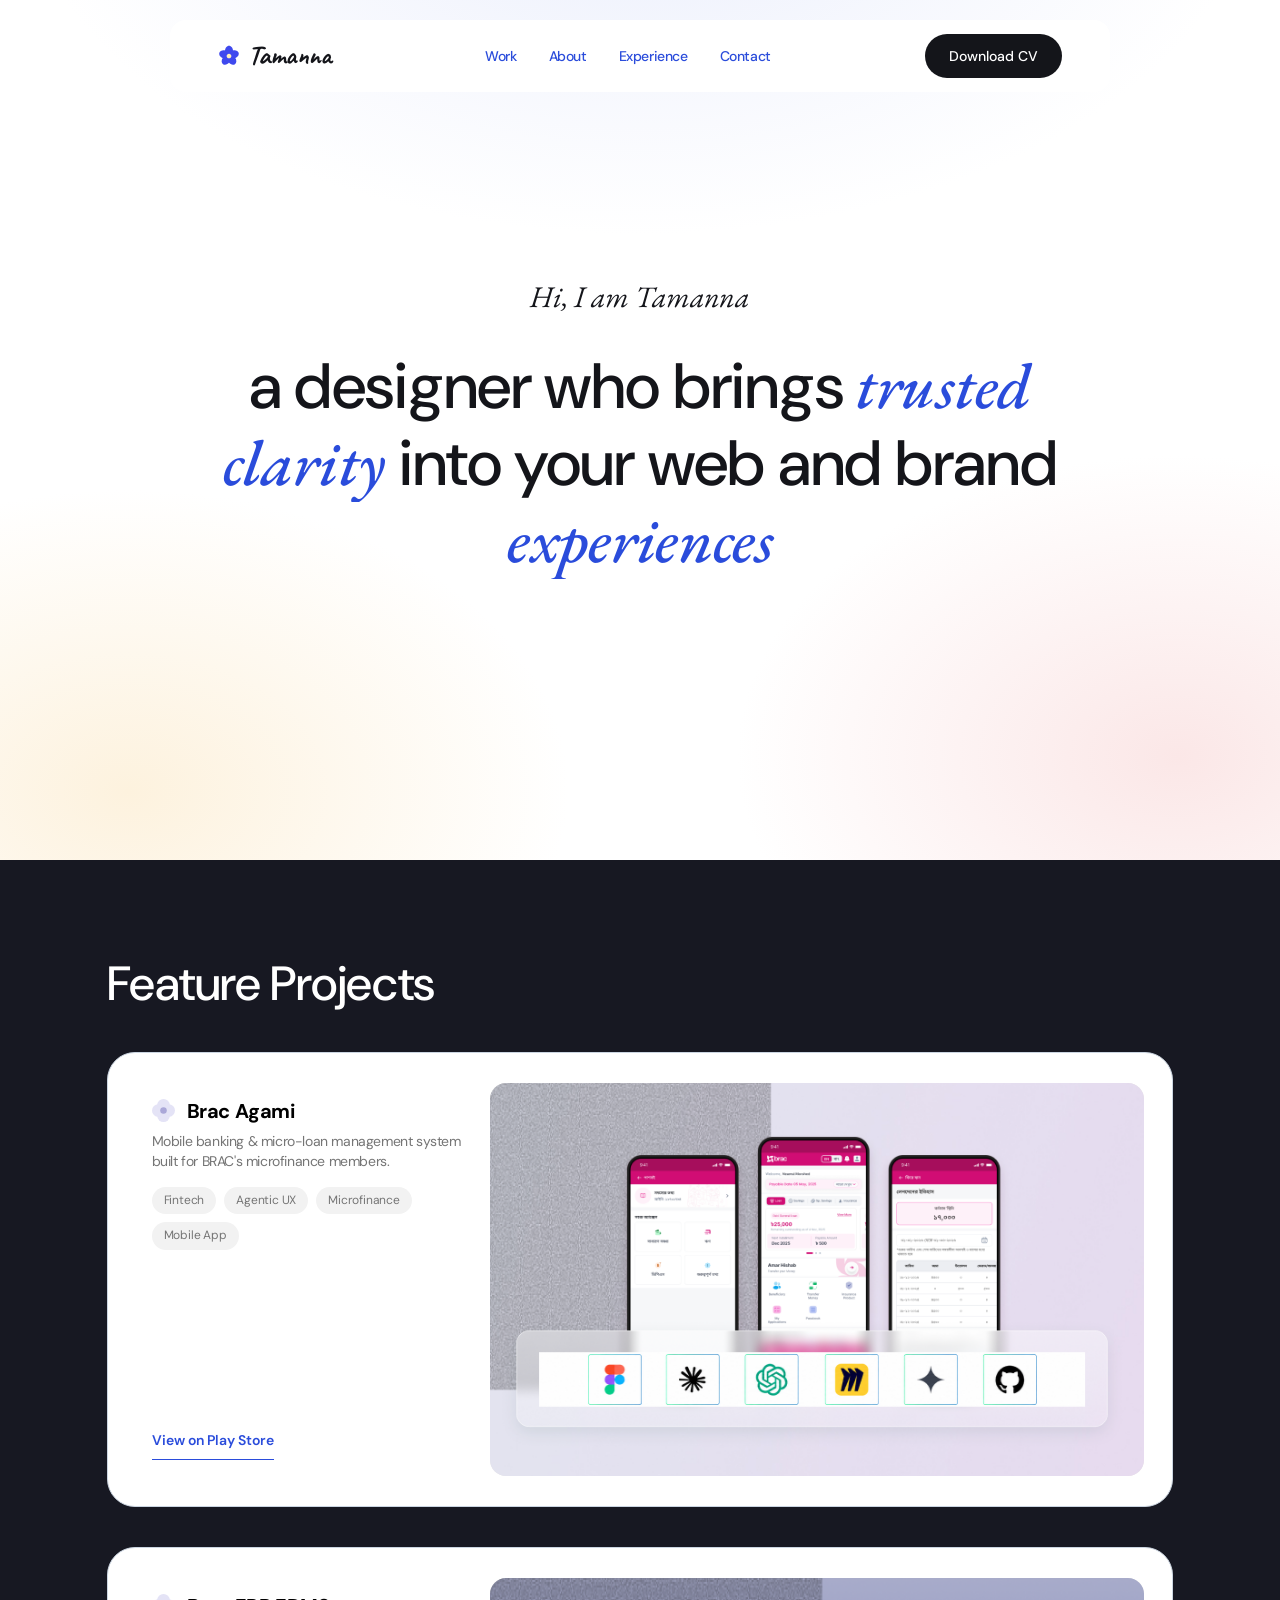
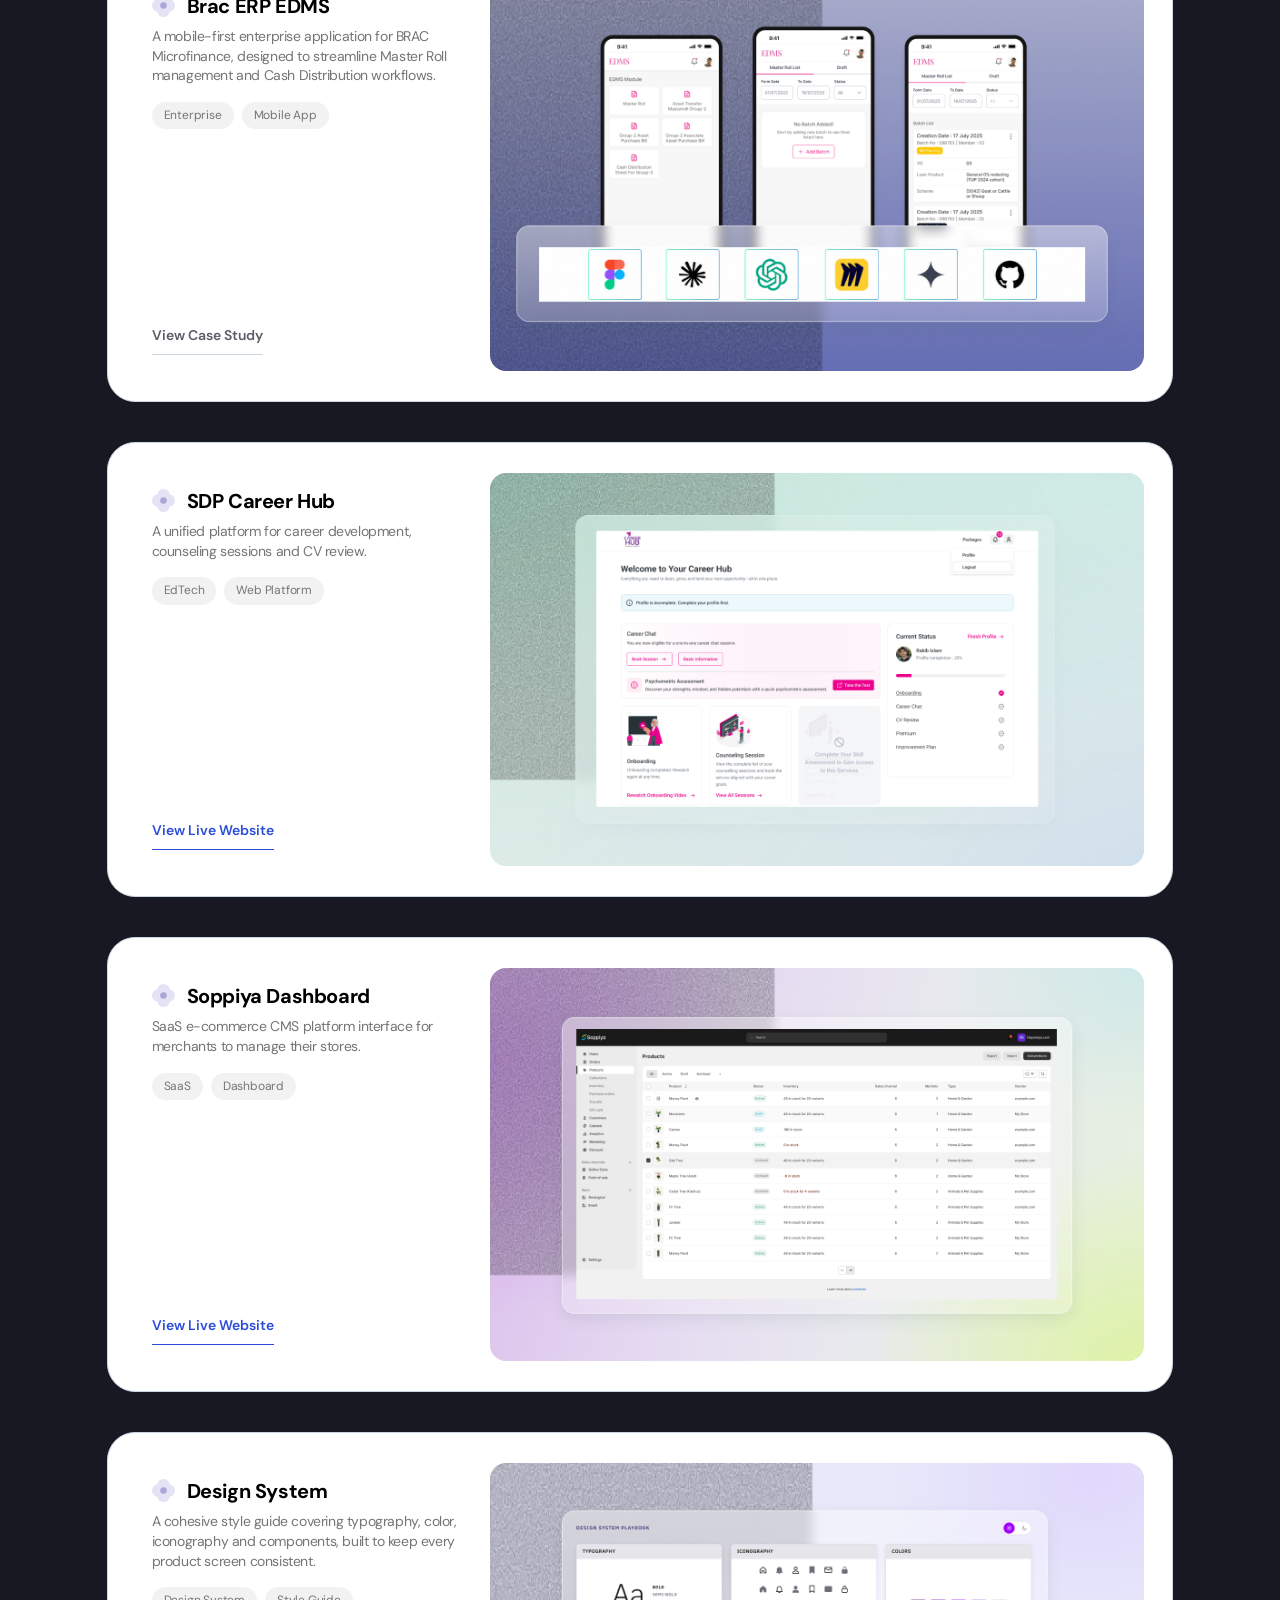
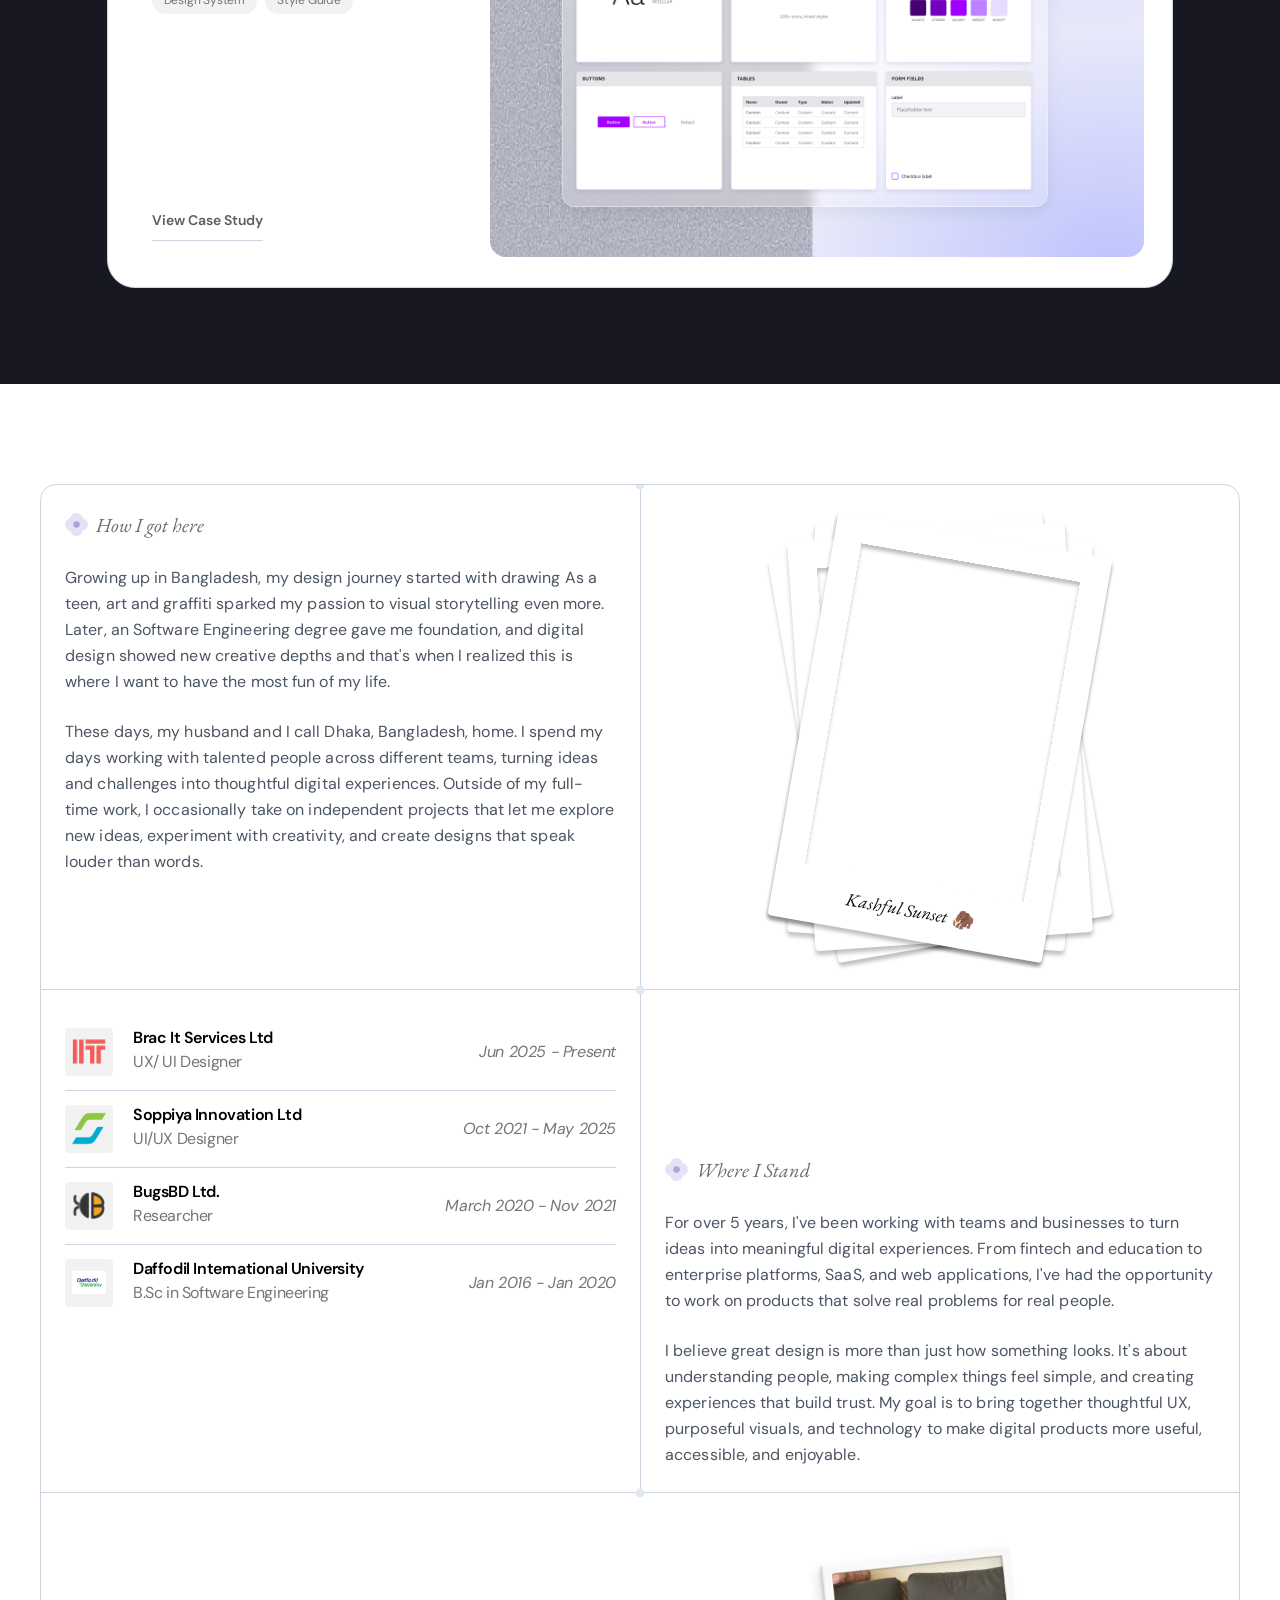
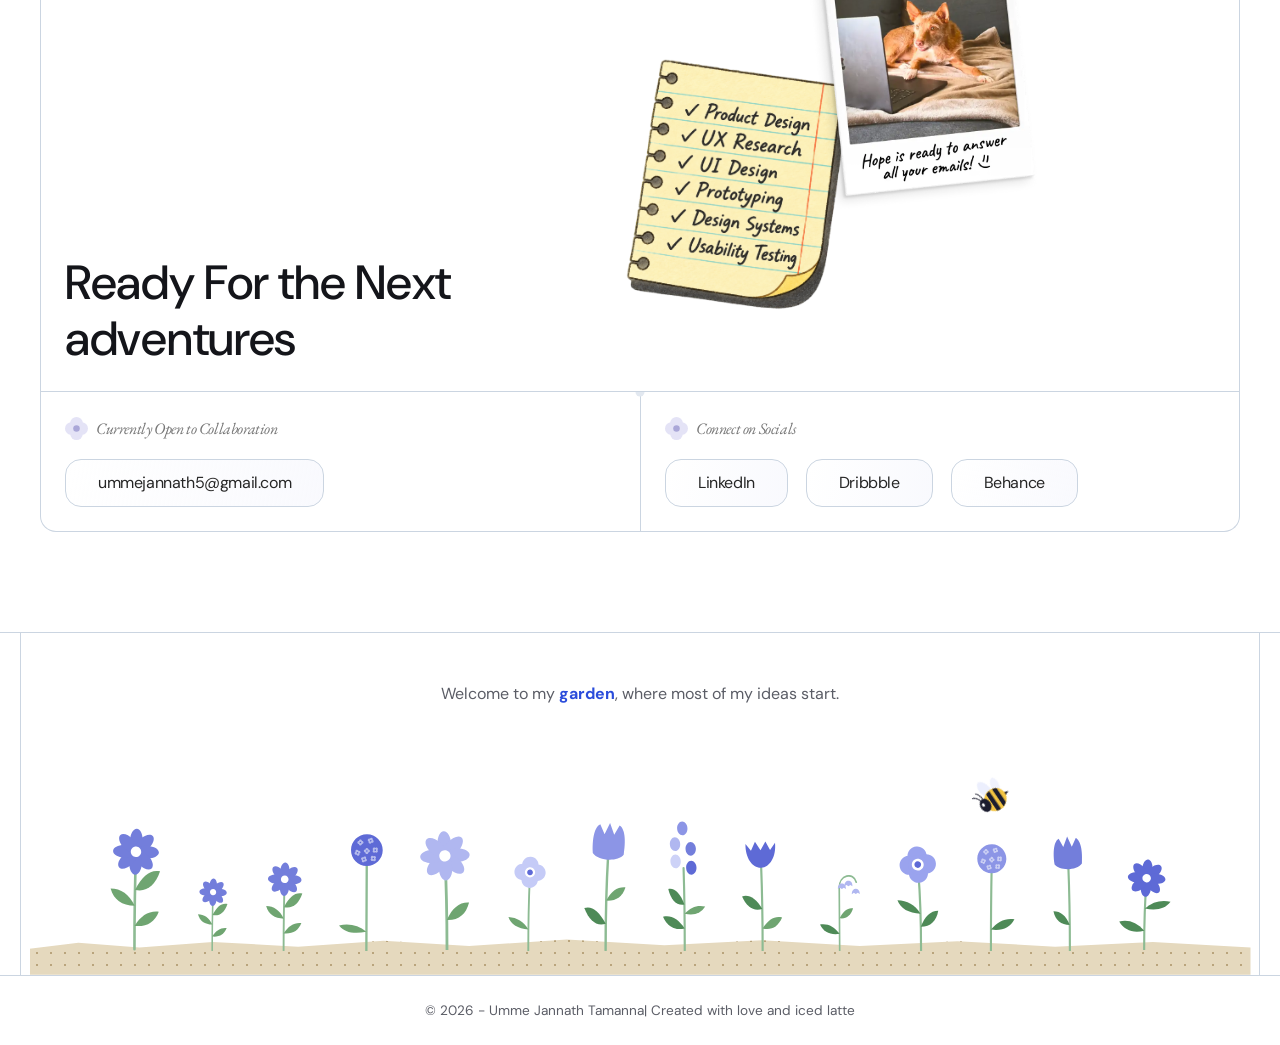
<file: index.html>
<!DOCTYPE html>
<html lang="en">
<head>
<meta charset="UTF-8">
<meta name="viewport" content="width=device-width, initial-scale=1.0">
<title>Umme Jannath Tamanna — Product Designer</title>
<meta name="description" content="Umme Jannath Tamanna is a Product/UX-UI Designer in Dhaka crafting user-centric fintech, e-commerce and enterprise experiences at Brac IT Ltd.">
<link rel="icon" href="[data-uri]">
<link rel="preconnect" href="https://fonts.googleapis.com">
<link rel="preconnect" href="https://fonts.gstatic.com" crossorigin>
<link href="https://fonts.googleapis.com/css2?family=Caveat:wght@600;700&family=DM+Sans:ital,wght@0,400;0,500;0,600;0,700&family=EB+Garamond:ital@1&display=swap" rel="stylesheet">
<style>
  :root{
    --bg:#FFFFFF;
    --surface:#F6F5F1;
    --surface-2:#EFEDE6;
    --ink:#14151A;
    --ink-muted:#5B5D66;
    --rule:#E7E5DF;
    --rule-strong:#cbd5e1;

    --blue:#2A4CDB;
    --blue-dark:#1E39B0;
    --blue-tint:#EAEEFC;
    --yellow:#F6B93B;
    --yellow-tint:#FDF2DE;
    --red:#E5484D;
    --red-tint:#FBE7E7;

    --space-1:4px;  --space-2:8px;  --space-3:12px; --space-4:16px;
    --space-5:24px; --space-6:32px; --space-7:48px; --space-8:64px;
    --space-9:96px; --space-10:140px;

    --radius-sm:12px; --radius-md:20px; --radius-lg:28px; --radius-pill:999px;

    --font-display:"DM Sans", -apple-system, BlinkMacSystemFont, sans-serif;
    --font:"DM Sans", -apple-system, BlinkMacSystemFont, sans-serif;

    --ease-out: cubic-bezier(.16,1,.3,1);
    --spring-ease: cubic-bezier(.34,1.56,.64,1);
    --header-h: 92px;
    --margin: 64px;
  }
  @media (max-width:760px){ :root{ --margin: 24px; --header-h:84px; } }

  *,*::before,*::after{ box-sizing:border-box; }
  html{ scroll-behavior:smooth; }
  body{
    margin:0; background:var(--bg); color:var(--ink);
    font-family:var(--font); font-size:16px; line-height:1.6;
    -webkit-font-smoothing:antialiased;
  }
  img{ max-width:100%; display:block; }
  a{ color:inherit; text-decoration:none; }
  ul,ol{ margin:0; padding:0; list-style:none; }
  h1,h2,h3,h4{ margin:0; font-family:var(--font-display); font-weight:400; letter-spacing:-0.01em; line-height:1.1; }
  p{ margin:0; }
  button{ font:inherit; color:inherit; background:none; border:none; cursor:pointer; }
  section{ scroll-margin-top: var(--header-h); }

  :focus-visible{ outline:2px solid var(--blue); outline-offset:3px; border-radius:4px; }

  @media (prefers-reduced-motion: reduce){
    html{ scroll-behavior:auto; }
    *,*::before,*::after{ animation-duration:0.001ms !important; animation-iteration-count:1 !important; transition-duration:0.001ms !important; scroll-behavior:auto !important; }
  }

  .wrap{ max-width:1240px; margin:0 auto; padding:0 var(--margin); position:relative; }

  .skip-link{
    position:fixed; top:-100px; left:var(--margin); z-index:1000;
    background:var(--blue); color:#fff; border-radius:var(--radius-sm);
    padding:var(--space-3) var(--space-5); font-weight:700; transition:top .2s var(--ease-out);
  }
  .skip-link:focus{ top:var(--space-4); }

  /* ---------- Shapes ---------- */
  .shape{ display:inline-flex; flex-shrink:0; }
  .shape svg{ display:block; }

  /* ---------- Section header ---------- */
  .section-title{ font-size:clamp(1.9rem,3.8vw,2.7rem); max-width:680px; margin-bottom:var(--space-5); }

  .grid{ display:grid; grid-template-columns:repeat(12,1fr); column-gap:var(--space-6); }
  @media (max-width:860px){
    .grid{ grid-template-columns:1fr; row-gap:var(--space-6); }
    .grid > *{ grid-column:1 / -1 !important; }
  }

  /* ---------- Buttons ---------- */
  .btn{
    display:inline-flex; align-items:center; justify-content:center; gap:var(--space-2);
    min-height:52px; padding:0 var(--space-6);
    font-weight:700; font-size:.95rem; border-radius:var(--radius-pill);
    transition:background .2s var(--ease-out), color .2s var(--ease-out), transform .2s var(--ease-out), border-color .2s var(--ease-out);
  }
  .btn-primary{ background:var(--blue); color:#fff; }
  .btn-primary:hover{ background:var(--blue-dark); transform:translateY(-2px); }
  .btn-outline{ border:1.5px solid var(--rule); color:var(--ink); }
  .btn-outline:hover{ border-color:var(--ink); }

  /* ---------- Header ---------- */
  header{
    position:fixed; top:20px; left:50%; transform:translateX(-50%); z-index:900;
    width:940px; max-width:calc(100% - 48px); height:72px;
    background:#fff; border-radius:16px; overflow:hidden;
    padding:0 48px;
    transition:background .25s var(--ease-out), box-shadow .25s var(--ease-out), backdrop-filter .25s var(--ease-out);
  }
  header.is-scrolled{
    background:rgba(255,255,255,.7);
    backdrop-filter:blur(16px); -webkit-backdrop-filter:blur(16px);
    box-shadow:0 8px 30px -12px rgba(20,21,26,.18);
  }
  @media (max-width:860px){ header{ padding:0 24px; } }
  .nav-inner{ height:100%; display:flex; align-items:center; justify-content:space-between; gap:var(--space-5); }
  .logo{ display:flex; align-items:center; gap:var(--space-2); font-family:"Caveat", var(--font-display); font-weight:700; font-size:1.7rem; }
  .nav-links{
    display:flex; align-items:center; gap:var(--space-6);
    background:rgba(255,255,255,.3); backdrop-filter:blur(40px); -webkit-backdrop-filter:blur(40px);
    border:1px solid rgba(255,255,255,.7); border-radius:var(--radius-pill);
    padding:var(--space-4) var(--space-5);
  }
  .nav-links a{ font-size:14px; font-weight:500; letter-spacing:-0.4px; color:var(--blue); }
  .nav-links a:hover{ color:var(--blue-dark); }

  .nav-cta{
    display:inline-flex; align-items:center; min-height:44px; padding:0 var(--space-5);
    background:var(--ink); color:#fff; font-size:14.08px; font-weight:500; border-radius:var(--radius-pill);
    transition:background .18s var(--ease-out);
  }
  .nav-cta:hover{ background:var(--blue); }

  .menu-btn{ display:none; width:44px; height:44px; align-items:center; justify-content:center; }
  .menu-btn svg{ width:22px; height:22px; }

  .mobile-panel{
    display:none; position:fixed; inset:var(--header-h) 0 0 0; z-index:850;
    background:var(--bg); padding:var(--space-7) var(--margin);
    transform:translateY(-8px); opacity:0; pointer-events:none;
    transition:opacity .2s var(--ease-out), transform .2s var(--ease-out);
  }
  .mobile-panel.open{ opacity:1; transform:none; pointer-events:auto; }
  .mobile-panel a{
    display:flex; align-items:center; gap:var(--space-4); font-size:1.7rem; font-family:var(--font-display); font-weight:400;
    padding:var(--space-4) 0; border-bottom:1px solid var(--rule);
  }

  @media (max-width:860px){
    .nav-links, .nav-cta{ display:none; }
    .menu-btn{ display:flex; }
    .mobile-panel{ display:block; }
  }

  /* ---------- Hero ---------- */
  .hero{ min-height:860px; display:flex; align-items:center; overflow:hidden; position:relative; }
  .hero-inner{
    grid-column:1/-1; position:relative; z-index:1; max-width:907px; margin:0 auto; text-align:center;
    display:flex; flex-direction:column; align-items:center; gap:36px;
  }

  .hero-eyebrow{
    font-family:"EB Garamond", var(--font-display), serif; font-style:italic; font-weight:400;
    font-size:30px; line-height:1; letter-spacing:0; color:var(--ink); margin:0;
  }
  /* Greeting: a continuous left-to-right mask sweep -- reads as "being written"
     without stepping character by character (no typewriter effect). */
  .hero-eyebrow{ clip-path:inset(0 100% 0 0); opacity:0; }
  .hero-eyebrow.hw-in{ animation:hwEyebrowReveal .9s cubic-bezier(.22,1,.36,1) forwards; }
  @keyframes hwEyebrowReveal{
    0%{ clip-path:inset(0 100% 0 0); opacity:0; }
    10%{ opacity:1; }
    100%{ clip-path:inset(0 0% 0 0); opacity:1; }
  }

  .hero h1{
    font-family:var(--font); font-weight:500;
    font-size:64px; line-height:76px; letter-spacing:-0.28px; margin:0;
  }
  @media (max-width:900px){ .hero h1{ font-size:44px; line-height:1.25; } }
  @media (max-width:600px){ .hero h1{ font-size:32px; line-height:1.25; } .hero-eyebrow{ font-size:22px; } }

  /* ---------- Hero: soft gradient background ---------- */
  .hero-bg{ position:absolute; inset:0; z-index:0; overflow:hidden; pointer-events:none; }
  .hero-bg .wash{
    position:absolute; inset:0;
    background:
      radial-gradient(1000px 600px at 50% -16%, var(--blue-tint), transparent 62%),
      radial-gradient(760px 520px at 10% 92%, var(--yellow-tint), transparent 58%),
      radial-gradient(760px 520px at 92% 88%, var(--red-tint), transparent 58%);
  }
  /* ---------- Hero: decorative flowers ---------- */
  .hero-flowers{
    position:absolute; right:4%; bottom:0; z-index:0; pointer-events:none;
    display:flex; align-items:flex-end; gap:30px;
    opacity:0; transition:opacity 1s var(--ease-out);
  }
  .hero-flowers.hw-in{ opacity:1; }
  @media (max-width:1300px){ .hero-flowers{ display:none; } }
  .hero-flower{ display:block; transform-origin:50% 100%; }
  .hero-flower.f1{ width:52px; height:134px; animation:sway-a 5.6s ease-in-out -0.4s infinite; }
  .hero-flower.f2{ width:57px; height:128px; animation:sway-b 6.8s ease-in-out -2.1s infinite; }
  .hero-flower.f3{ width:40px; height:143px; animation:sway-c 5s ease-in-out -3.2s infinite; }
  .hero-flower.f4{ width:67px; height:114px; animation:sway-d 6.3s ease-in-out -1.2s infinite; }

  @keyframes sway-a{
    0%{ transform:rotate(-3deg) translateX(0); }
    50%{ transform:rotate(2.2deg) translateX(2px); }
    100%{ transform:rotate(-3deg) translateX(0); }
  }
  @keyframes sway-b{
    0%{ transform:rotate(2.4deg) translateX(1px); }
    50%{ transform:rotate(-2.8deg) translateX(-2px); }
    100%{ transform:rotate(2.4deg) translateX(1px); }
  }
  @keyframes sway-c{
    0%{ transform:rotate(-2.6deg) translateX(-1px); }
    50%{ transform:rotate(3.1deg) translateX(1.5px); }
    100%{ transform:rotate(-2.6deg) translateX(-1px); }
  }
  @keyframes sway-d{
    0%{ transform:rotate(3deg) translateX(1px); }
    50%{ transform:rotate(-2.1deg) translateX(-1.5px); }
    100%{ transform:rotate(3deg) translateX(1px); }
  }

  /* ---------- Hero: headline word/line reveal ---------- */
  /* Each visual line becomes its own clipping box (measured at runtime, so
     responsive line breaks are respected exactly as they occur); words inside
     it lift from 20px below with a staggered delay, clipped by the line box
     itself so nothing is visible until it arrives at rest. */
  .hero h1 .hw-line{ display:block; overflow:hidden; line-height:inherit; }
  .hero h1 .hw{
    display:inline-block; opacity:0; transform:translateY(20px);
    transition:opacity .6s cubic-bezier(.22,.61,.36,1), transform .6s cubic-bezier(.22,.61,.36,1), color .4s ease;
    will-change:transform,opacity;
  }
  .hero h1 .hw.hw-in{ opacity:1; transform:translateY(0); }
  /* Highlighted words (trusted / clarity / experiences): an editorial italic serif
     from the moment they appear, with a quiet color shift as a distinct, later step. */
  .hero h1 .hw-highlight{
    font-family:"EB Garamond", var(--font-display), serif; font-style:italic; font-weight:500;
  }
  .hero h1 .hw-highlight.hw-accent{ color:var(--blue); }

  /* ---------- Story (About + Experience + CTA) ---------- */
  .story{ max-width:1200px; margin:100px auto; border-radius:16px; }
  .story-row{ border-left:1px solid var(--rule-strong); border-right:1px solid var(--rule-strong); border-bottom:1px solid var(--rule-strong); position:relative; }
  .story-row:first-child{ border-top:1px solid var(--rule-strong); border-top-left-radius:16px; border-top-right-radius:16px; overflow:hidden; }
  .story-row--contact{ border-bottom-left-radius:16px; border-bottom-right-radius:16px; overflow:hidden; }

  .story-label{ display:flex; align-items:center; gap:8px; color:#757575; font-family:"EB Garamond",serif; font-style:italic; font-size:1rem; letter-spacing:-.4px; margin:0; }
  .story-label img{ width:23px; height:23px; }
  .story-pill-row{ display:flex; gap:18px; flex-wrap:wrap; }
  .story-pill{
    display:inline-flex; align-items:center; justify-content:center; height:48px; padding:0 32px;
    border-radius:16px; border:1px solid var(--rule-strong); color:#262626; font-size:1rem; letter-spacing:-.4px; white-space:nowrap;
    background:linear-gradient(100deg, rgba(255,255,255,.3) 2%, rgba(62,82,214,.036) 108%);
    transition:background .2s var(--ease-out), border-color .2s var(--ease-out);
  }
  .story-pill:hover{ background:linear-gradient(100deg, rgba(255,255,255,.5) 2%, rgba(62,82,214,.08) 108%); border-color:var(--blue); }
  .story-row--contact .story-col{ display:flex; flex-direction:column; justify-content:flex-end; gap:18px; }
  .story-dot{
    position:absolute; left:50%; width:9px; height:9px; border-radius:50%;
    background:#E2E8F0; transform:translate(-50%,-50%); z-index:2;
  }
  .story-dot--top{ top:0; }
  .story-grid{ display:grid; grid-template-columns:1fr 1fr; min-height:502px; }
  .story-row--cta .story-grid{ min-height:498px; }
  .story-row--contact .story-grid{ min-height:138px; }
  .story-col{ padding:24px; }
  .story-col + .story-col{ border-left:1px solid var(--rule-strong); }
  .story-row--cta .story-col + .story-col{ border-left:none; }
  @media (max-width:900px){
    .story-grid{ grid-template-columns:1fr; min-height:0; }
    .story-col + .story-col{ border-left:none; border-top:1px solid var(--rule-strong); }
  }

  .story-text{ display:flex; flex-direction:column; }
  .story-row--experience .story-text{ justify-content:flex-end; }
  .story-eyebrow{ display:flex; align-items:center; gap:8px; font-family:"EB Garamond",serif; font-style:italic; font-size:20px; color:#6b6b6b; margin-bottom:var(--space-5); }
  .story-eyebrow img{ width:23px; height:23px; }
  .story-text p{ color:#4b5563; font-size:1rem; line-height:26px; letter-spacing:.1px; max-width:555px; }
  .story-text p + p{ margin-top:var(--space-5); }

  .photo-stack{ position:relative; width:100%; max-width:350px; height:456px; margin:0 auto; user-select:none; -webkit-user-select:none; }
  .photo-card{
    position:absolute; inset:0; margin:auto; width:278px; height:410px;
    background:#fff; border-radius:4px; box-shadow:0 4px 4px rgba(0,0,0,.25);
    padding:28px 28px 57px;
    transition:transform .45s var(--spring-ease), box-shadow .25s ease;
    touch-action:none; pointer-events:none;
  }
  .photo-card img{ width:100%; height:100%; object-fit:cover; box-shadow:inset 0 4px 4px rgba(0,0,0,.25); display:block; -webkit-user-drag:none; user-drag:none; }
  .photo-card span{ position:absolute; bottom:14px; left:0; right:0; text-align:center; font-family:"EB Garamond",serif; font-style:italic; font-size:18px; color:#0a0a0a; }
  .photo-card.p5{ transform:rotate(4deg); z-index:1; }
  .photo-card.p4{ transform:rotate(10deg); z-index:2; }
  .photo-card.p3{ transform:rotate(-10deg); z-index:3; }
  .photo-card.p2{ transform:rotate(-4deg); z-index:4; }
  .photo-card.p1{ transform:rotate(10deg); z-index:5; cursor:grab; pointer-events:auto; }
  .photo-card.p1.is-dragging{ cursor:grabbing; transition:box-shadow .2s ease; box-shadow:0 28px 56px rgba(0,0,0,.35); }
  .photo-card.is-exiting{ transition:transform .42s cubic-bezier(.2,.7,.3,1), opacity .42s ease, box-shadow .25s ease; }
  .photo-card.no-anim{ transition:none !important; }

  .story-exp-row{ display:flex; align-items:center; gap:20px; width:100%; padding:14px 0; border-bottom:1px solid var(--rule-strong); }
  .story-exp-row:last-child{ border-bottom:none; }
  .story-exp-icon{ width:48px; height:48px; border-radius:4px; background:#f2f2f2; flex-shrink:0; display:flex; align-items:center; justify-content:center; overflow:hidden; }
  .story-exp-icon img{ width:70%; height:70%; object-fit:contain; }
  .story-exp-main{ flex:1; min-width:0; }
  .story-exp-main h3{ font-size:1rem; font-weight:600; letter-spacing:-.4px; color:#000; }
  .story-exp-main p{ font-size:1rem; letter-spacing:-.4px; color:#757575; margin-top:2px; }
  .story-exp-date{ font-family:var(--font); font-style:italic; font-size:1rem; letter-spacing:-.4px; color:#757575; white-space:nowrap; }

  .story-row--cta .story-col:first-child{ display:flex; flex-direction:column; justify-content:flex-end; }
  .story-cta-text h2{ font-weight:500; font-size:clamp(2rem,4vw,48px); line-height:1.1667; letter-spacing:-0.28px; max-width:500px; margin:0; }
  .story-cta-collage{ position:relative; width:100%; max-width:461px; height:450px; margin:0 auto; }
  .story-cta-collage img{ position:absolute; object-fit:contain; }
  .story-cta-collage img:nth-child(1){ width:70%; left:52%; top:26%; z-index:1; }
  .story-cta-collage img:nth-child(2){ width:57%; left:19%; top:2%; z-index:3; }
  .story-cta-collage img:nth-child(3){ width:56%; left:-22%; top:29%; z-index:2; }

  /* ---------- Work ---------- */
  /* Flat, static background -- #171822 sampled directly from the approved reference; no gradient, no movement. */
  .work{ background:#171822; padding:var(--space-9) 0; }
  .work-inner{ max-width:1440px; margin:0 auto; padding:0 clamp(20px,8.3333vw,120px); }
  .work-title{
    font-family:var(--font-display); font-weight:500; color:#fff;
    font-size:clamp(1.9rem,3.8vw,3rem); letter-spacing:-0.28px; line-height:1.1667;
    max-width:680px; margin:0 0 40px;
  }

  .work-stack{ display:flex; flex-direction:column; gap:40px; }
  .work-stack-card{
    display:flex; gap:0; width:100%; aspect-ratio:1200/512; background:#fff; border:1px solid var(--rule-strong);
    border-radius:var(--radius-lg); padding:30px 28px; overflow:hidden;
  }
  .work-stack-content{ flex:0 0 35.1667%; display:flex; flex-direction:column; justify-content:space-between; gap:var(--space-5); padding:var(--space-4); min-width:0; }
  .work-stack-text{ display:flex; flex-direction:column; gap:var(--space-4); }
  .work-stack-head{ display:flex; flex-direction:column; gap:10px; }
  .work-stack-title{ display:flex; align-items:center; gap:12px; font-size:1.25rem; font-weight:700; letter-spacing:-.4px; color:#000; }
  .work-stack-icon{ width:23px; height:23px; flex-shrink:0; }
  .work-stack-head p{ color:#757575; font-size:.875rem; line-height:1.4; letter-spacing:-.4px; }
  .work-stack-link{ align-self:flex-start; font-weight:600; font-size:.875rem; color:var(--blue); border-bottom:1px solid var(--blue); padding-bottom:8px; }
  .work-stack-link[aria-disabled="true"]{ color:var(--ink-muted); border-bottom-color:var(--rule-strong); cursor:default; }
  .work-stack-media{ flex:1 1 auto; position:relative; border-radius:16px; overflow:hidden; background:var(--surface-2); min-width:0; }
  .work-stack-media img{ width:100%; height:100%; object-fit:cover; display:block; }

  /* Layered card entrance: the card settles in first, then its image and text
     layers settle a beat after at slightly different distances -- a simple,
     scroll-triggered reveal with no pinning, no scroll-jacking, no background motion. */
  .work-stack-card{ opacity:0; transform:translateY(40px); transition:opacity .7s var(--ease-out), transform .7s var(--ease-out); }
  .work-stack-card.is-visible{ opacity:1; transform:translateY(0); }
  .work-stack-media{ transform:translateY(22px); transition:transform .8s var(--ease-out) .08s; }
  .work-stack-card.is-visible .work-stack-media{ transform:translateY(0); }
  .work-stack-content{ transform:translateY(14px); opacity:0; transition:transform .6s var(--ease-out) .05s, opacity .6s var(--ease-out) .05s; }
  .work-stack-card.is-visible .work-stack-content{ transform:translateY(0); opacity:1; }

  @media (max-width:860px){
    .work-stack-card{ flex-direction:column; aspect-ratio:auto; }
    .work-stack-content{ flex-basis:auto; }
    .work-stack-media{ order:-1; aspect-ratio:8/5; flex:0 0 auto; }
  }

  .work-tags-v2{ display:flex; gap:var(--space-2); flex-wrap:wrap; }
  .work-tags-v2 span{ background:#f2f2f2; color:#757575; font-size:.75rem; letter-spacing:-.2px; padding:4px 12px; border-radius:var(--radius-pill); }

  /* ---------- Footer ---------- */
  .garden{ border-top:1px solid var(--rule-strong); border-bottom:1px solid var(--rule-strong); overflow:hidden; }
  .garden .wrap{ border-left:1px solid var(--rule-strong); border-right:1px solid var(--rule-strong); padding-top:var(--space-7); }
  .garden-welcome{ text-align:center; color:var(--ink-muted); font-size:1rem; margin-bottom:var(--space-7); }
  .garden-welcome span{ color:var(--blue); font-weight:700; }
  .garden-bed{ position:relative; height:220px; }

  /* Bee: outer wrapper is driven every frame by JS (position + heading);
     the inner sprite runs its own continuous wing-flutter, independent of
     the outer transform so it never stops, even while the body is idle. */
  .garden-bee{ position:absolute; top:0; left:0; width:35px; height:40px; z-index:2; will-change:transform; }
  .garden-bee-sprite{ display:block; width:100%; height:100%; transform-origin:50% 50%; animation:bee-flutter .16s ease-in-out infinite alternate; }
  @keyframes bee-flutter{
    0%{ transform:scaleX(.93) scaleY(1.04); }
    100%{ transform:scaleX(1.05) scaleY(.96); }
  }

  .garden-flowers{
    position:relative; z-index:1; height:100%; display:flex; align-items:flex-end; justify-content:space-between;
    padding:0 var(--space-5) 24px;
  }
  .garden-flowers img{ height:auto; flex-shrink:0; transform-origin:50% 100%; will-change:transform; }
  /* Each flower sways on its own rhythm (duration + delay + motion shape all differ)
     so the bed never reads as a single repeating pattern. */
  .garden-flowers img:nth-child(1){ width:52px; animation:gsway-1 5.2s ease-in-out -0.6s infinite; }
  .garden-flowers img:nth-child(2){ width:31px; animation:gsway-3 6.4s ease-in-out -2.3s infinite; }
  .garden-flowers img:nth-child(3){ width:38px; animation:gsway-5 4.8s ease-in-out -1.1s infinite; }
  .garden-flowers img:nth-child(4){ width:44px; animation:gsway-2 7.1s ease-in-out -3.8s infinite; }
  .garden-flowers img:nth-child(5){ width:52px; animation:gsway-4 5.6s ease-in-out -0.2s infinite; }
  .garden-flowers img:nth-child(6){ width:40px; animation:gsway-6 6.0s ease-in-out -4.4s infinite; }
  .garden-flowers img:nth-child(7){ width:43px; animation:gsway-1 6.8s ease-in-out -1.7s infinite; }
  .garden-flowers img:nth-child(8){ width:43px; animation:gsway-3 5.0s ease-in-out -2.9s infinite; }
  .garden-flowers img:nth-child(9){ width:41px; animation:gsway-5 7.4s ease-in-out -0.9s infinite; }
  .garden-flowers img:nth-child(10){ width:40px; animation:gsway-2 4.6s ease-in-out -3.3s infinite; }
  .garden-flowers img:nth-child(11){ width:45px; animation:gsway-4 6.3s ease-in-out -1.4s infinite; }
  .garden-flowers img:nth-child(12){ width:38px; animation:gsway-6 5.4s ease-in-out -4.0s infinite; }
  .garden-flowers img:nth-child(13){ width:31px; animation:gsway-1 7.6s ease-in-out -2.6s infinite; }
  .garden-flowers img:nth-child(14){ width:52px; animation:gsway-3 5.8s ease-in-out -0.5s infinite; }
  @media (max-width:860px){ .garden-flowers img:nth-child(3n){ display:none; } }
  @media (max-width:600px){ .garden-bee{ display:none; } .garden-flowers img:nth-child(2n){ display:none; } }

  /* Six distinct sway shapes -- irregular, uneven keyframe spacing so no two
     flowers ever read as mirrored copies of the same motion, just re-timed. */
  @keyframes gsway-1{
    0%{ transform:rotate(-2deg) translateX(-1px); }
    28%{ transform:rotate(3deg) translateX(1.5px); }
    55%{ transform:rotate(-1deg) translateX(-.5px); }
    82%{ transform:rotate(2deg) translateX(1px); }
    100%{ transform:rotate(-2deg) translateX(-1px); }
  }
  @keyframes gsway-2{
    0%{ transform:rotate(3deg) translateX(1px); }
    32%{ transform:rotate(-2.5deg) translateX(-1.5px); }
    60%{ transform:rotate(1.5deg) translateX(1px); }
    85%{ transform:rotate(-3deg) translateX(-1px); }
    100%{ transform:rotate(3deg) translateX(1px); }
  }
  @keyframes gsway-3{
    0%{ transform:rotate(-3.5deg) translateX(-1.5px); }
    25%{ transform:rotate(1deg) translateX(.5px); }
    50%{ transform:rotate(3deg) translateX(1.5px); }
    78%{ transform:rotate(-1deg) translateX(-1px); }
    100%{ transform:rotate(-3.5deg) translateX(-1.5px); }
  }
  @keyframes gsway-4{
    0%{ transform:rotate(2deg) translateX(1px); }
    30%{ transform:rotate(-3deg) translateX(-1.5px); }
    58%{ transform:rotate(.5deg) translateX(.5px); }
    80%{ transform:rotate(-2.5deg) translateX(-1px); }
    100%{ transform:rotate(2deg) translateX(1px); }
  }
  @keyframes gsway-5{
    0%{ transform:rotate(-1.5deg) translateX(-.5px); }
    35%{ transform:rotate(2.5deg) translateX(1.5px); }
    62%{ transform:rotate(-3deg) translateX(-1.5px); }
    88%{ transform:rotate(1deg) translateX(1px); }
    100%{ transform:rotate(-1.5deg) translateX(-.5px); }
  }
  @keyframes gsway-6{
    0%{ transform:rotate(3.2deg) translateX(1.5px); }
    27%{ transform:rotate(-1deg) translateX(-.5px); }
    53%{ transform:rotate(-3deg) translateX(-1.5px); }
    80%{ transform:rotate(1.8deg) translateX(1px); }
    100%{ transform:rotate(3.2deg) translateX(1.5px); }
  }
  .garden-ground{
    position:absolute; left:-5%; right:-5%; bottom:0; height:40px;
    background:#E5D9BE;
    background-image:radial-gradient(circle, #B9A47C 1px, transparent 1.4px);
    background-size:14px 12px;
    clip-path:polygon(0% 35%, 4% 20%, 9% 32%, 15% 18%, 22% 30%, 29% 15%, 36% 28%, 44% 12%, 52% 26%, 60% 14%, 68% 28%, 76% 16%, 84% 30%, 92% 18%, 100% 32%, 100% 100%, 0% 100%);
  }

  .footer-row{ padding:var(--space-5) 0; }
  .footer-row p{ text-align:center; font-size:.85rem; color:var(--ink-muted); }

  .reveal{ opacity:0; transform:translateY(16px); transition:opacity .5s var(--ease-out), transform .5s var(--ease-out); }
  .reveal.is-visible{ opacity:1; transform:none; }
</style>
</head>
<body>

<a class="skip-link" href="#main">Skip to content</a>

<svg style="display:none" aria-hidden="true">
  <symbol id="i-menu" viewBox="0 0 24 24"><path d="M4 7h16M4 12h16M4 17h16" stroke="currentColor" stroke-width="1.8" stroke-linecap="round"/></symbol>
  <symbol id="i-close" viewBox="0 0 24 24"><path d="M6 6l12 12M18 6L6 18" stroke="currentColor" stroke-width="1.8" stroke-linecap="round"/></symbol>
</svg>

<header>
  <div class="nav-inner">
    <a href="#top" class="logo">
      <svg class="shape" width="22" height="22" viewBox="0 0 28 28" fill="none" aria-hidden="true">
        <path d="M13.9984 14.2996C16.8151 14.2996 19.0984 11.3447 19.0984 7.69961C19.0984 4.05453 16.8151 1.09961 13.9984 1.09961C11.1818 1.09961 8.89844 4.05453 8.89844 7.69961C8.89844 11.3447 11.1818 14.2996 13.9984 14.2996Z" fill="#3F49EE"/>
        <path d="M13.7134 14.0925C14.5838 16.7713 18.0997 18.0298 21.5664 16.9034C25.0331 15.777 27.1378 12.6923 26.2674 10.0135C25.397 7.33468 21.8811 6.07621 18.4144 7.2026C14.9478 8.32899 12.8431 11.4137 13.7134 14.0925Z" fill="#3F49EE"/>
        <path d="M13.8223 13.7572C11.5436 15.4127 11.4332 19.1454 13.5757 22.0944C15.7182 25.0433 19.3023 26.0918 21.581 24.4362C23.8598 22.7806 23.9702 19.0479 21.8276 16.099C19.6851 13.15 16.101 12.1016 13.8223 13.7572Z" fill="#3F49EE"/>
        <path d="M14.1757 13.7569C11.897 12.1013 8.3129 13.1497 6.17038 16.0987C4.02785 19.0476 4.13826 22.7803 6.41698 24.4359C8.6957 26.0915 12.2798 25.043 14.4224 22.0941C16.5649 19.1452 16.4545 15.4125 14.1757 13.7569Z" fill="#3F49EE"/>
        <path d="M14.2862 14.0929C15.1566 11.4141 13.0519 8.32938 9.5852 7.20299C6.11852 6.0766 2.60263 7.33507 1.73224 10.0139C0.861843 12.6927 2.96655 15.7774 6.43322 16.9038C9.8999 18.0302 13.4158 16.7717 14.2862 14.0929Z" fill="#3F49EE"/>
        <path d="M14 17C15.6569 17 17 15.6569 17 14C17 12.3431 15.6569 11 14 11C12.3431 11 11 12.3431 11 14C11 15.6569 12.3431 17 14 17Z" fill="#FFF0BE"/>
      </svg>
      Tamanna
    </a>
    <nav class="nav-links" aria-label="Primary">
      <a href="#work">Work</a>
      <a href="#about">About</a>
      <a href="#experience">Experience</a>
      <a href="#contact">Contact</a>
    </nav>
    <a class="nav-cta" href="assets/umme-jannath-cv.pdf" download>Download CV</a>
    <button class="menu-btn" id="menuBtn" aria-expanded="false" aria-controls="mobilePanel" aria-label="Open menu">
      <svg><use href="#i-menu"/></svg>
    </button>
  </div>
</header>

<div class="mobile-panel" id="mobilePanel">
  <a href="#work">Work</a>
  <a href="#about">About</a>
  <a href="#experience">Experience</a>
  <a href="#contact">Contact</a>
</div>

<main id="main">

  <!-- Hero -->
  <section id="top" class="hero">
    <div class="hero-bg" aria-hidden="true">
      <div class="wash"></div>
    </div>
    <div class="hero-flowers" aria-hidden="true">
      <svg class="hero-flower f4" width="67" height="114" viewBox="0 0 67 114" fill="none" xmlns="http://www.w3.org/2000/svg">
        <path d="M32.4062 118.321C32.4062 84.2843 33.483 53.5356 35.6366 26.0752" stroke-width="2.75625" stroke-linecap="round" stroke="#8DBB93"/>
        <path d="M32.5902 94.1994C22.8661 83.2834 12.0992 79.2903 0.289286 82.2202C7.01749 93.5671 17.7845 97.5602 32.5902 94.1994Z" fill="#4E8A57"/>
        <path d="M33.3777 65.4121C42.9695 57.0112 53.9709 54.1013 66.3818 56.6822C59.9236 65.4911 48.9223 68.4011 33.3777 65.4121Z" fill="#4E8A57"/>
        <path d="M35.6338 26.0755C39.276 26.3609 42.6527 21.1792 43.1759 14.5018C43.6991 7.82442 41.1706 2.18 37.5284 1.89463C33.8862 1.60927 30.5095 6.79101 29.9863 13.4684C29.4631 20.1457 31.9916 25.7902 35.6338 26.0755Z" fill="#5E6AD6"/>
        <path d="M35.6331 26.0755C38.0068 28.8527 44.0585 27.5763 49.1501 23.2247C54.2416 18.873 56.4449 13.0939 54.0713 10.3167C51.6977 7.53946 45.6459 8.81581 40.5544 13.1675C35.4628 17.5192 33.2595 23.2983 35.6331 26.0755Z" fill="#5E6AD6"/>
        <path d="M35.6344 26.0752C35.3491 29.7174 40.5308 33.0941 47.2082 33.6173C53.8855 34.1405 59.53 31.612 59.8153 27.9698C60.1007 24.3276 54.919 20.9509 48.2416 20.4277C41.5642 19.9045 35.9198 22.433 35.6344 26.0752Z" fill="#5E6AD6"/>
        <path d="M35.6345 26.0755C32.8573 28.4492 34.1336 34.5009 38.4853 39.5925C42.837 44.684 48.6161 46.8873 51.3933 44.5137C54.1705 42.14 52.8941 36.0883 48.5425 30.9967C44.1908 25.9052 38.4117 23.7019 35.6345 26.0755Z" fill="#5E6AD6"/>
        <path d="M35.6357 26.0749C31.9935 25.7895 28.6168 30.9712 28.0937 37.6486C27.5705 44.326 30.0989 49.9704 33.7411 50.2558C37.3833 50.5411 40.7601 45.3594 41.2832 38.682C41.8064 32.0046 39.2779 26.3602 35.6357 26.0749Z" fill="#5E6AD6"/>
        <path d="M35.6364 26.0749C33.2627 23.2977 27.211 24.5741 22.1195 28.9257C17.0279 33.2774 14.8246 39.0565 17.1982 41.8337C19.5719 44.6109 25.6236 43.3346 30.7152 38.9829C35.8067 34.6312 38.01 28.8521 35.6364 26.0749Z" fill="#5E6AD6"/>
        <path d="M35.6351 26.0752C35.9205 22.433 30.7387 19.0563 24.0614 18.5331C17.384 18.0099 11.7396 20.5384 11.4542 24.1806C11.1688 27.8228 16.3506 31.1995 23.0279 31.7227C29.7053 32.2459 35.3497 29.7174 35.6351 26.0752Z" fill="#5E6AD6"/>
        <path d="M35.635 26.0749C38.4123 23.7012 37.1359 17.6495 32.7842 12.5579C28.4326 7.46638 22.6535 5.26308 19.8762 7.63672C17.099 10.0104 18.3754 16.0621 22.7271 21.1536C27.0787 26.2452 32.8578 28.4485 35.635 26.0749Z" fill="#5E6AD6"/>
        <path d="M35.2048 31.5713C38.24 31.8091 40.8932 29.5414 41.131 26.5062C41.3688 23.4711 39.1011 20.8178 36.066 20.58C33.0308 20.3422 30.3775 22.6099 30.1397 25.6451C29.9019 28.6802 32.1696 31.3335 35.2048 31.5713Z" fill="white"/>
      </svg>
      <svg class="hero-flower f1" width="52" height="134" viewBox="0 0 52 134" fill="none" xmlns="http://www.w3.org/2000/svg">
        <path d="M26.1762 138.868C26.1762 99.4078 25.5367 63.6501 24.2578 31.5947" stroke-width="2.75625" stroke-linecap="round" stroke="#8DBB93"/>
        <path d="M26.068 110.479C33.6721 98.8701 41.936 94.2533 50.8598 96.6289C45.5255 108.523 37.2616 113.14 26.068 110.479Z" fill="#6FA571"/>
        <path d="M25.7562 85.7937C17.4238 72.443 8.86718 67.2149 0.0863736 70.1094C6.1655 83.8256 14.7221 89.0537 25.7562 85.7937Z" fill="#4E8A57"/>
        <path d="M4.38792 3.69759L11.3486 12.2474L16.4181 1.01187L23.4665 11.765L29.6376 0.48554L35.5844 11.2825L41.8432 2.20633C43.6466 19.7885 35.36 33.3589 24.3437 33.7975C13.3274 34.2361 3.98807 21.3675 4.38792 3.69759Z" fill="#5E6AD6"/>
      </svg>
      <svg class="hero-flower f2" width="57" height="128" viewBox="0 0 57 128" fill="none" xmlns="http://www.w3.org/2000/svg">
        <path d="M31.7449 133.234C31.7449 96.4589 30.5799 63.2369 28.25 33.5684" stroke-width="2.75625" stroke-linecap="round" stroke="#8DBB93"/>
        <path d="M31.4807 103.477C36.1816 89.9981 43.5222 83.1688 53.5025 82.9892C51.2509 96.1103 43.9103 102.94 31.4807 103.477Z" fill="#4E8A57"/>
        <path d="M31.0707 86.7734C23.9328 75.8114 14.1858 70.2136 1.82969 69.9799C5.90432 80.6302 15.6513 86.228 31.0707 86.7734Z" fill="#4E8A57"/>
        <path d="M27.6571 25.9841C34.3343 25.4597 39.3223 19.6217 38.7979 12.9444C38.2736 6.26713 32.4355 1.27919 25.7582 1.80353C19.081 2.32787 14.093 8.16593 14.6174 14.8432C15.1417 21.5205 20.9798 26.5084 27.6571 25.9841Z" fill="#9AA3EE"/>
        <path d="M39.3914 36.0105C46.0687 35.4861 51.0566 29.648 50.5323 22.9708C50.008 16.2935 44.1699 11.3056 37.4926 11.8299C30.8153 12.3542 25.8274 18.1923 26.3517 24.8696C26.8761 31.5469 32.7142 36.5348 39.3914 36.0105Z" fill="#9AA3EE"/>
        <path d="M29.3641 47.7468C36.0414 47.2224 41.0293 41.3844 40.505 34.7071C39.9806 28.0298 34.1426 23.0419 27.4653 23.5662C20.788 24.0906 15.8001 29.9286 16.3244 36.6059C16.8487 43.2832 22.6868 48.2711 29.3641 47.7468Z" fill="#9AA3EE"/>
        <path d="M17.6297 37.7194C24.307 37.1951 29.2949 31.357 28.7706 24.6798C28.2462 18.0025 22.4082 13.0145 15.7309 13.5389C9.05363 14.0632 4.06569 19.9013 4.59003 26.5786C5.11437 33.2558 10.9524 38.2438 17.6297 37.7194Z" fill="#9AA3EE"/>
        <path d="M28.5125 36.8649C35.1898 36.3406 40.1777 30.5025 39.6534 23.8253C39.1291 17.148 33.291 12.16 26.6137 12.6844C19.9364 13.2087 14.9485 19.0468 15.4728 25.7241C15.9972 32.4013 21.8352 37.3893 28.5125 36.8649Z" fill="#9AA3EE"/>
        <path d="M28.1498 32.2715C32.2897 31.9464 35.3822 28.3268 35.0571 24.1869C34.732 20.047 31.1124 16.9544 26.9725 17.2795C22.8326 17.6046 19.7401 21.2242 20.0652 25.3641C20.3903 29.504 24.0099 32.5966 28.1498 32.2715Z" fill="white"/>
        <path d="M27.8923 29.0069C30.2293 28.8234 31.9751 26.78 31.7916 24.443C31.6081 22.1059 29.5647 20.3602 27.2277 20.5437C24.8906 20.7272 23.1449 22.7705 23.3284 25.1076C23.5119 27.4446 25.5552 29.1904 27.8923 29.0069Z" fill="#5E6AD6"/>
      </svg>
      <svg class="hero-flower f3" width="40" height="143" viewBox="0 0 40 143" fill="none" xmlns="http://www.w3.org/2000/svg">
        <path d="M23.0943 147.818C23.0943 107.491 22.4144 70.9539 21.0547 38.207" stroke-width="2.75625" stroke-linecap="round" stroke="#8DBB93"/>
        <path d="M22.9294 114.697C18.1273 102.801 11.1113 96.8997 1.88116 96.9917C4.40736 108.63 11.4234 114.531 22.9294 114.697Z" fill="#4E8A57"/>
        <path d="M3.33788 36.7334C0.222947 14.7934 4.26445 5.7986 8.57949 3.41313L14.5432 14.2007L19.5039 0.754101L25.5588 13.7448L30.6106 2.5013C35.108 4.52205 39.879 13.1521 38.5877 35.2745C32.3431 44.3605 10.312 45.2723 3.33788 36.7334Z" fill="#737EDB"/>
      </svg>
    </div>
    <div class="wrap grid">
      <div class="hero-inner">
        <p class="hero-eyebrow">Hi, I am Tamanna</p>
        <h1>a designer who brings trusted clarity into your web and brand experiences</h1>
      </div>
    </div>
  </section>

  <!-- Work -->
  <section id="work" class="work">
    <div class="work-inner">
      <h2 class="work-title reveal">Feature Projects</h2>

      <div class="work-stack" id="workStack">

        <article class="work-stack-card">
          <div class="work-stack-content">
            <div class="work-stack-text">
              <div class="work-stack-head">
                <h3 class="work-stack-title"><img src="assets/lavender-blossom.svg" alt="" class="work-stack-icon">Brac Agami</h3>
                <p>Mobile banking &amp; micro-loan management system built for BRAC's microfinance members.</p>
              </div>
              <div class="work-tags-v2"><span>Fintech</span><span>Agentic UX</span><span>Microfinance</span><span>Mobile App</span></div>
            </div>
            <a class="work-stack-link" href="https://play.google.com/store/apps/details?id=com.bracits.progoti&hl=en" target="_blank" rel="noopener noreferrer">View on Play Store</a>
          </div>
          <div class="work-stack-media">
            <img src="assets/work-agami.png" alt="Agami banking app screens showing a loan dashboard, savings options, and transaction history in Bangla" loading="lazy" decoding="async">
          </div>
        </article>

        <article class="work-stack-card">
          <div class="work-stack-content">
            <div class="work-stack-text">
              <div class="work-stack-head">
                <h3 class="work-stack-title"><img src="assets/lavender-blossom.svg" alt="" class="work-stack-icon">Brac ERP EDMS</h3>
                <p>A mobile-first enterprise application for BRAC Microfinance, designed to streamline Master Roll management and Cash Distribution workflows.</p>
              </div>
              <div class="work-tags-v2"><span>Enterprise</span><span>Mobile App</span></div>
            </div>
            <span class="work-stack-link" aria-disabled="true">View Case Study</span>
          </div>
          <div class="work-stack-media">
            <img src="assets/work-edms.png" alt="EDMS enterprise app screens showing module list, master roll list, and batch details form" loading="lazy" decoding="async">
          </div>
        </article>

        <article class="work-stack-card">
          <div class="work-stack-content">
            <div class="work-stack-text">
              <div class="work-stack-head">
                <h3 class="work-stack-title"><img src="assets/lavender-blossom.svg" alt="" class="work-stack-icon">SDP Career Hub</h3>
                <p>A unified platform for career development, counseling sessions and CV review.</p>
              </div>
              <div class="work-tags-v2"><span>EdTech</span><span>Web Platform</span></div>
            </div>
            <a class="work-stack-link" href="https://careerhub.brac.net/" target="_blank" rel="noopener noreferrer">View Live Website</a>
          </div>
          <div class="work-stack-media">
            <img src="assets/work-sdp.png" alt="SDP Career Hub dashboard showing onboarding, counseling session, and profile completion progress" loading="lazy" decoding="async">
          </div>
        </article>

        <article class="work-stack-card">
          <div class="work-stack-content">
            <div class="work-stack-text">
              <div class="work-stack-head">
                <h3 class="work-stack-title"><img src="assets/lavender-blossom.svg" alt="" class="work-stack-icon">Soppiya Dashboard</h3>
                <p>SaaS e-commerce CMS platform interface for merchants to manage their stores.</p>
              </div>
              <div class="work-tags-v2"><span>SaaS</span><span>Dashboard</span></div>
            </div>
            <a class="work-stack-link" href="https://soppiya.com/" target="_blank" rel="noopener noreferrer">View Live Website</a>
          </div>
          <div class="work-stack-media">
            <img src="assets/work-soppiya.png" alt="Soppiya SaaS dashboard showing a product management table with status, inventory and sales channels" loading="lazy" decoding="async">
          </div>
        </article>

        <article class="work-stack-card">
          <div class="work-stack-content">
            <div class="work-stack-text">
              <div class="work-stack-head">
                <h3 class="work-stack-title"><img src="assets/lavender-blossom.svg" alt="" class="work-stack-icon">Design System</h3>
                <p>A cohesive style guide covering typography, color, iconography and components, built to keep every product screen consistent.</p>
              </div>
              <div class="work-tags-v2"><span>Design System</span><span>Style Guide</span></div>
            </div>
            <span class="work-stack-link" aria-disabled="true">View Case Study</span>
          </div>
          <div class="work-stack-media">
            <img src="assets/work-design-system.png" alt="Design System playbook showing typography, iconography, color palette, buttons, tables and form field specimens" loading="lazy" decoding="async">
          </div>
        </article>

      </div>
    </div>
  </section>

  <div class="story">
    <!-- About -->
    <section id="about" class="story-row">
      <span class="story-dot story-dot--top"></span>
      <div class="story-grid">
        <div class="story-col story-text reveal">
          <div class="story-eyebrow"><img src="assets/lavender-blossom.svg" alt="" loading="lazy" decoding="async">How I got here</div>
          <p>Growing up in Bangladesh, my design journey started with drawing As a teen, art and graffiti sparked my passion to visual storytelling even more. Later, an Software Engineering degree gave me foundation, and digital design showed new creative depths and that's when I realized this is where I want to have the most fun of my life.</p>
          <p>These days, my husband and I call Dhaka, Bangladesh, home. I spend my days working with talented people across different teams, turning ideas and challenges into thoughtful digital experiences. Outside of my full-time work, I occasionally take on independent projects that let me explore new ideas, experiment with creativity, and create designs that speak louder than words.</p>
        </div>
        <div class="story-col">
          <div class="photo-stack reveal" id="photoStack">
            <div class="photo-card p5"><img src="assets/story-photo-1.png" alt="A pet elephant sculpture at the office" loading="lazy" decoding="async" draggable="false"><span>Office Elephant 🦣</span></div>
            <div class="photo-card p4"><img src="assets/story-photo-2.png" alt="A night scene" loading="lazy" decoding="async" draggable="false"><span>Night</span></div>
            <div class="photo-card p3"><img src="assets/story-photo-3.png" alt="A boating trip" loading="lazy" decoding="async" draggable="false"><span>Boating</span></div>
            <div class="photo-card p2"><img src="assets/story-photo-4.png" alt="Cats and dogs" loading="lazy" decoding="async" draggable="false"><span>Cats and Dogs</span></div>
            <div class="photo-card p1"><img src="assets/story-photo-5.png" alt="A Kash flower field at sunset in Bangladesh" loading="lazy" decoding="async" draggable="false"><span>Kashful Sunset 🦣</span></div>
          </div>
        </div>
      </div>
    </section>

    <section id="experience" class="story-row story-row--experience">
      <span class="story-dot story-dot--top"></span>
      <div class="story-grid">
        <div class="story-col">
          <div class="story-exp-list reveal">
            <div class="story-exp-row">
              <span class="story-exp-icon"><img src="assets/logo-bracit.png" alt="" loading="lazy" decoding="async"></span>
              <div class="story-exp-main">
                <h3>Brac It Services Ltd</h3>
                <p>UX/ UI Designer</p>
              </div>
              <span class="story-exp-date">Jun 2025 - Present</span>
            </div>
            <div class="story-exp-row">
              <span class="story-exp-icon"><img src="assets/logo-soppiya.png" alt="" loading="lazy" decoding="async"></span>
              <div class="story-exp-main">
                <h3>Soppiya Innovation Ltd</h3>
                <p>UI/UX Designer</p>
              </div>
              <span class="story-exp-date">Oct 2021 - May 2025</span>
            </div>
            <div class="story-exp-row">
              <span class="story-exp-icon"><img src="assets/logo-bugsbd.png" alt="" loading="lazy" decoding="async"></span>
              <div class="story-exp-main">
                <h3>BugsBD Ltd.</h3>
                <p>Researcher</p>
              </div>
              <span class="story-exp-date">March 2020 - Nov 2021</span>
            </div>
            <div class="story-exp-row">
              <span class="story-exp-icon"><img src="assets/logo-diu.png" alt="" loading="lazy" decoding="async"></span>
              <div class="story-exp-main">
                <h3>Daffodil International University</h3>
                <p>B.Sc in Software Engineering</p>
              </div>
              <span class="story-exp-date">Jan 2016 - Jan 2020</span>
            </div>
          </div>
        </div>
        <div class="story-col story-text reveal">
          <div class="story-eyebrow"><img src="assets/lavender-blossom.svg" alt="" loading="lazy" decoding="async">Where I Stand</div>
          <p>For over 5 years, I've been working with teams and businesses to turn ideas into meaningful digital experiences. From fintech and education to enterprise platforms, SaaS, and web applications, I've had the opportunity to work on products that solve real problems for real people.</p>
          <p>I believe great design is more than just how something looks. It's about understanding people, making complex things feel simple, and creating experiences that build trust. My goal is to bring together thoughtful UX, purposeful visuals, and technology to make digital products more useful, accessible, and enjoyable.</p>
        </div>
      </div>
    </section>

    <section class="story-row story-row--cta">
      <span class="story-dot story-dot--top"></span>
      <div class="story-grid">
        <div class="story-col story-cta-text reveal">
          <h2>Ready For the Next adventures</h2>
        </div>
        <div class="story-col">
          <div class="story-cta-collage reveal">
            <img src="assets/cta-collage-1.png" alt="A notepad with a UX design checklist" loading="lazy" decoding="async">
            <img src="assets/cta-collage-2.png" alt="A dog sitting in front of a laptop, captioned Hope is ready to answer all your emails" loading="lazy" decoding="async">
            <img src="assets/cta-collage-3.png" alt="A red and white Hello my name is sticker with a smiley face" loading="lazy" decoding="async">
          </div>
        </div>
      </div>
    </section>

    <section id="contact" class="story-row story-row--contact">
      <span class="story-dot story-dot--top"></span>
      <div class="story-grid">
        <div class="story-col reveal">
          <p class="story-label"><img src="assets/lavender-blossom.svg" alt="" loading="lazy" decoding="async">Currently Open to Collaboration</p>
          <div class="story-pill-row">
            <a class="story-pill" href="mailto:ummejannath5@gmail.com">ummejannath5@gmail.com</a>
          </div>
        </div>
        <div class="story-col reveal">
          <p class="story-label"><img src="assets/lavender-blossom.svg" alt="" loading="lazy" decoding="async">Connect on Socials</p>
          <div class="story-pill-row">
            <a class="story-pill" href="https://linkedin.com/in/tamu92/" target="_blank" rel="noopener noreferrer">LinkedIn</a>
            <a class="story-pill" href="https://dribbble.com/ummejannath" target="_blank" rel="noopener noreferrer">Dribbble</a>
            <a class="story-pill" href="https://behance.net/ummejannath" target="_blank" rel="noopener noreferrer">Behance</a>
          </div>
        </div>
      </div>
    </section>
  </div>

</main>

<footer class="site-footer">
  <div class="garden">
    <div class="wrap">
      <p class="garden-welcome">Welcome to my <span>garden</span>, where most of my ideas start.</p>
      <div class="garden-bed" id="gardenBed">
        <div class="garden-bee" id="gardenBee" aria-hidden="true">
          <img class="garden-bee-sprite" src="assets/footer-flowers/bee.svg" alt="" loading="lazy" decoding="async">
        </div>
        <div class="garden-flowers" aria-hidden="true">
          <img src="assets/footer-flowers/flower-01.svg" alt="">
          <img src="assets/footer-flowers/flower-02.svg" alt="">
          <img src="assets/footer-flowers/flower-03.svg" alt="">
          <img src="assets/footer-flowers/flower-04.svg" alt="">
          <img src="assets/footer-flowers/flower-05.svg" alt="">
          <img src="assets/footer-flowers/flower-06.svg" alt="">
          <img src="assets/footer-flowers/flower-07.svg" alt="">
          <img src="assets/footer-flowers/flower-08.svg" alt="">
          <img src="assets/footer-flowers/flower-09.svg" alt="">
          <img src="assets/footer-flowers/flower-10.svg" alt="">
          <img src="assets/footer-flowers/flower-11.svg" alt="">
          <img src="assets/footer-flowers/flower-12.svg" alt="">
          <img src="assets/footer-flowers/flower-13.svg" alt="">
          <img src="assets/footer-flowers/flower-14.svg" alt="">
        </div>
        <div class="garden-ground"></div>
      </div>
    </div>
  </div>
  <div class="footer-row">
    <div class="wrap">
      <p>© 2026 - Umme Jannath Tamanna| Created with love and iced latte</p>
    </div>
  </div>
</footer>

<script>
(function(){
  "use strict";

  /* ---------- Hero: greeting -> headline -> highlight -> flowers sequence ---------- */
  (function(){
    var eyebrow = document.querySelector('.hero-eyebrow');
    var h1 = document.querySelector('.hero h1');
    var flowers = document.querySelector('.hero-flowers');
    if(!eyebrow || !h1) return;

    var reduceMotion = window.matchMedia('(prefers-reduced-motion: reduce)').matches;
    var HIGHLIGHT_WORDS = { trusted: 1, clarity: 1, experiences: 1 };
    var STAGGER = 0.06; // seconds between words, within the 50-70ms range requested

    var originalWords = h1.textContent.trim().split(/\s+/);
    var wordEls = [];

    function buildWords(){
      h1.innerHTML = '';
      originalWords.forEach(function(word, i){
        var span = document.createElement('span');
        span.className = 'hw';
        var bare = word.replace(/[^a-zA-Z]/g, '').toLowerCase();
        if(HIGHLIGHT_WORDS[bare]){ span.classList.add('hw-highlight'); }
        span.textContent = word;
        span.style.transitionDelay = (i * STAGGER).toFixed(2) + 's';
        h1.appendChild(span);
        wordEls.push(span);
        if(i < originalWords.length - 1){ h1.appendChild(document.createTextNode(' ')); }
      });
    }

    // Group the (already laid out) word spans into per-line clipping boxes,
    // measured live so responsive line breaks are respected exactly as they occur.
    function groupIntoLines(){
      // Always rebuild from the stable wordEls array (never re-derive structure
      // from whatever is currently in the DOM) -- idempotent on every call,
      // whether it's the first run or a later resize, with no risk of losing
      // the inter-word spaces that natural wrapping depends on.
      h1.innerHTML = '';
      wordEls.forEach(function(w, i){
        h1.appendChild(w);
        if(i < wordEls.length - 1){ h1.appendChild(document.createTextNode(' ')); }
      });

      var lines = [];
      var lastTop = null;
      wordEls.forEach(function(w){
        var top = Math.round(w.getBoundingClientRect().top);
        if(lastTop === null || Math.abs(top - lastTop) > 2){
          lines.push([]);
          lastTop = top;
        }
        lines[lines.length - 1].push(w);
      });

      h1.innerHTML = '';
      lines.forEach(function(group, li){
        var lineEl = document.createElement('span');
        lineEl.className = 'hw-line';
        group.forEach(function(w, wi){
          lineEl.appendChild(w);
          if(wi < group.length - 1){ lineEl.appendChild(document.createTextNode(' ')); }
        });
        h1.appendChild(lineEl);
        // a space between line boxes keeps h1.textContent (and so the accessible
        // name read by assistive tech) correctly spaced; display:block means it
        // has no visual effect on layout.
        if(li < lines.length - 1){ h1.appendChild(document.createTextNode(' ')); }
      });
    }

    buildWords();
    groupIntoLines();

    var resizeT = null;
    window.addEventListener('resize', function(){
      clearTimeout(resizeT);
      resizeT = setTimeout(groupIntoLines, 150); // re-measure line breaks only; words keep whatever state they're already in
    }, { passive: true });

    function highlightEls(){
      return Array.prototype.slice.call(h1.querySelectorAll('.hw-highlight'));
    }

    if(reduceMotion){
      eyebrow.classList.add('hw-in');
      wordEls.forEach(function(w){ w.classList.add('hw-in'); });
      highlightEls().forEach(function(w){ w.classList.add('hw-accent'); });
      if(flowers){ flowers.classList.add('hw-in'); }
      return;
    }

    // 1) greeting handwriting-style mask reveal
    eyebrow.classList.add('hw-in');

    // 2) + 3) headline lines/words lift into place, overlapping the tail of the greeting
    setTimeout(function(){
      wordEls.forEach(function(w){ w.classList.add('hw-in'); });
    }, 550);

    var lastWordAt = 550 + (originalWords.length - 1) * STAGGER * 1000 + 600; // last word's own transition finishes here

    // 4) highlighted words settle into their accent color once the sentence has landed
    setTimeout(function(){
      highlightEls().forEach(function(w, i){
        setTimeout(function(){ w.classList.add('hw-accent'); }, i * 90);
      });
    }, lastWordAt + 120);

    // 5) existing flower illustrations fade into view last
    if(flowers){
      setTimeout(function(){ flowers.classList.add('hw-in'); }, lastWordAt + 650);
    }
  })();

  var menuBtn = document.getElementById('menuBtn');
  var panel = document.getElementById('mobilePanel');
  function closeMenu(){
    panel.classList.remove('open');
    menuBtn.setAttribute('aria-expanded','false');
    menuBtn.innerHTML = '<svg><use href="#i-menu"/></svg>';
  }
  function openMenu(){
    panel.classList.add('open');
    menuBtn.setAttribute('aria-expanded','true');
    menuBtn.innerHTML = '<svg><use href="#i-close"/></svg>';
  }
  menuBtn.addEventListener('click', function(){
    panel.classList.contains('open') ? closeMenu() : openMenu();
  });
  panel.querySelectorAll('a').forEach(function(a){ a.addEventListener('click', closeMenu); });
  document.addEventListener('keydown', function(e){ if(e.key === 'Escape') closeMenu(); });

  var header = document.querySelector('header');
  var ticking = false;
  function updateHeaderGlass(){
    header.classList.toggle('is-scrolled', window.scrollY > 8);
  }

  function onScrollFrame(){
    updateHeaderGlass();
    ticking = false;
  }
  window.addEventListener('scroll', function(){
    if(!ticking){ requestAnimationFrame(onScrollFrame); ticking = true; }
  }, { passive:true });
  onScrollFrame();

  /* ---------- Work: layered card reveal (no pinning, no background motion) ---------- */
  (function(){
    var cards = Array.prototype.slice.call(document.querySelectorAll('.work-stack-card'));
    if(!cards.length) return;

    if('IntersectionObserver' in window){
      var io = new IntersectionObserver(function(entries){
        entries.forEach(function(entry){
          if(entry.isIntersecting){ entry.target.classList.add('is-visible'); io.unobserve(entry.target); }
        });
      }, { threshold: 0.15, rootMargin: '0px 0px -60px 0px' });
      cards.forEach(function(card){ io.observe(card); });
    } else {
      cards.forEach(function(card){ card.classList.add('is-visible'); });
    }
  })();

  /* ---------- Photo stack: drag-to-swipe (mouse + touch via Pointer Events) ---------- */
  (function(){
    var stack = document.getElementById('photoStack');
    if(!stack) return;
    var POS = ['p1','p2','p3','p4','p5'];
    var order = POS.map(function(cls){
      return stack.querySelector('.photo-card.' + cls);
    }).filter(Boolean);
    if(order.length < 2) return;

    var DRAG_THRESHOLD = 90;   // px of horizontal travel that commits a swipe
    var ROTATION_FACTOR = 0.06; // deg of rotation per px dragged
    var MAX_ROTATION = 28;
    var drag = null;   // { el, startX, startY, dx, dy, pointerId }
    var animating = false;

    function applyPositions(){
      order.forEach(function(el, i){
        el.classList.remove('p1', 'p2', 'p3', 'p4', 'p5');
        el.classList.add(POS[i]);
      });
    }

    function clamp(v, min, max){ return v < min ? min : v > max ? max : v; }

    function onPointerDown(e){
      if(animating) return;
      var el = order[0];
      if(e.currentTarget !== el) return;
      if(e.pointerType === 'mouse' && e.button !== 0) return;
      drag = { el: el, startX: e.clientX, startY: e.clientY, dx: 0, dy: 0, pointerId: e.pointerId };
      el.classList.add('no-anim', 'is-dragging');
      try { el.setPointerCapture(e.pointerId); } catch(err){}
    }

    function onPointerMove(e){
      if(!drag || drag.pointerId !== e.pointerId) return;
      e.preventDefault();
      drag.dx = e.clientX - drag.startX;
      drag.dy = e.clientY - drag.startY;
      var rot = clamp(drag.dx * ROTATION_FACTOR, -MAX_ROTATION, MAX_ROTATION);
      drag.el.style.transform = 'translate(' + drag.dx + 'px,' + (drag.dy * 0.4) + 'px) rotate(' + rot + 'deg)';
    }

    function endDrag(commit){
      var d = drag; drag = null;
      if(!d) return;
      d.el.classList.remove('is-dragging', 'no-anim');

      if(commit){
        exitCard(d.el, d.dx);
      } else {
        d.el.style.transform = '';
      }
    }

    function onPointerUp(e){
      if(!drag || drag.pointerId !== e.pointerId) return;
      var shouldExit = Math.abs(drag.dx) > DRAG_THRESHOLD;
      endDrag(shouldExit);
    }

    function onPointerCancel(e){
      if(!drag || drag.pointerId !== e.pointerId) return;
      endDrag(false);
    }

    function exitCard(el, dx){
      animating = true;
      var dir = dx < 0 ? -1 : 1;
      var flyX = dir * (Math.max(window.innerWidth, 700));
      var flyRot = dir * 50;
      el.classList.add('is-exiting');
      el.style.transform = 'translate(' + flyX + 'px,' + (dx * 0.15) + 'px) rotate(' + flyRot + 'deg)';
      el.style.opacity = '0';

      var done = false;
      function finish(){
        if(done) return;
        done = true;
        el.removeEventListener('transitionend', onEnd);
        order.push(order.shift());
        el.classList.add('no-anim');
        el.classList.remove('is-exiting');
        el.style.transform = '';
        el.style.opacity = '';
        applyPositions();
        void el.offsetWidth; // flush the no-transition snap before re-enabling transitions
        requestAnimationFrame(function(){
          el.classList.remove('no-anim');
          animating = false;
        });
      }
      function onEnd(ev){ if(ev.target === el && ev.propertyName === 'transform') finish(); }
      el.addEventListener('transitionend', onEnd);
      setTimeout(finish, 600); // safety net if transitionend doesn't fire
    }

    order.forEach(function(el){ el.addEventListener('pointerdown', onPointerDown); });
    window.addEventListener('pointermove', onPointerMove, { passive: false });
    window.addEventListener('pointerup', onPointerUp, { passive: true });
    window.addEventListener('pointercancel', onPointerCancel, { passive: true });
  })();

  /* ---------- Garden bee: steering-based flight (curved paths, always nose-first) ---------- */
  (function(){
    var bed = document.getElementById('gardenBed');
    var bee = document.getElementById('gardenBee');
    var flowersWrap = bed ? bed.querySelector('.garden-flowers') : null;
    if(!bed || !bee || !flowersWrap) return;
    if(window.matchMedia('(prefers-reduced-motion: reduce)').matches) return;

    var MAX_SPEED = 92;     // px/sec cruising speed
    var HOVER_SPEED = 32;   // px/sec while circling near a flower
    var MAX_FORCE = 300;    // px/sec^2 -- how sharply it can steer; lower = wider, lazier curves
    var ARRIVE_RADIUS = 42;
    var ROT_SMOOTH = 6;     // per-second turn rate toward the real heading
    var HOVER_CHANCE = 0.55;

    var pos = null, vel = { x: 0, y: 0 }, rot = 180; // 180 = sprite's own rest heading (faces left)
    var target = { x: 0, y: 0 };
    var targetIsFlower = false;
    var mode = 'seek'; // 'seek' | 'hover'
    var hoverCenter = null;
    var hoverUntil = 0;
    var lastT = null;

    function bedSize(){
      var r = bed.getBoundingClientRect();
      return { w: r.width, h: r.height };
    }

    function flowerTargets(){
      var size = bedSize();
      var bedRect = bed.getBoundingClientRect();
      return Array.prototype.slice.call(flowersWrap.querySelectorAll('img')).filter(function(f){
        return getComputedStyle(f).display !== 'none';
      }).map(function(f){
        var fr = f.getBoundingClientRect();
        return {
          x: clamp(fr.left + fr.width / 2 - bedRect.left, 12, size.w - 12),
          y: clamp(fr.top - bedRect.top + fr.height * 0.22, 10, size.h - 20)
        };
      });
    }

    function clamp(v, min, max){ return v < min ? min : v > max ? max : v; }

    function pickTarget(){
      var size = bedSize();
      var pts = flowerTargets();
      if(pts.length && Math.random() < 0.62){
        target = pts[Math.floor(Math.random() * pts.length)];
        targetIsFlower = true;
      } else {
        // a free waypoint well above the flowers -- the up/down travel "through the garden"
        target = { x: Math.random() * size.w, y: Math.random() * (size.h * 0.5) };
        targetIsFlower = false;
      }
    }

    function angleDiffDeg(from, to){
      var d = (to - from) % 360;
      if(d > 180) d -= 360;
      if(d < -180) d += 360;
      return d;
    }

    function frame(t){
      requestAnimationFrame(frame);
      if(bee.offsetParent === null){ lastT = null; return; } // hidden (mobile breakpoint) -- do no work
      var size = bedSize();
      if(pos === null){
        pos = { x: size.w * 0.82, y: 6 };
        pickTarget();
      }
      if(lastT === null){ lastT = t; return; }
      var dt = Math.min((t - lastT) / 1000, 0.05);
      lastT = t;

      if(mode === 'hover' && t > hoverUntil){ mode = 'seek'; pickTarget(); }

      var dx = target.x - pos.x, dy = target.y - pos.y;
      var dist = Math.hypot(dx, dy) || 0.0001;

      if(mode === 'seek' && dist < ARRIVE_RADIUS){
        if(targetIsFlower && Math.random() < HOVER_CHANCE){
          mode = 'hover';
          hoverCenter = { x: pos.x, y: pos.y };
          hoverUntil = t + 900 + Math.random() * 1500;
        } else {
          pickTarget();
        }
      }

      var desired;
      if(mode === 'hover'){
        // gentle wandering orbit, never a hard stop -- keeps the bee feeling alive while "parked"
        var tt = t * 0.0017;
        var ox = hoverCenter.x + Math.sin(tt * 1.7) * 11;
        var oy = hoverCenter.y + Math.cos(tt * 1.3) * 8;
        var hx = ox - pos.x, hy = oy - pos.y;
        var hd = Math.hypot(hx, hy) || 0.0001;
        desired = { x: hx / hd * HOVER_SPEED, y: hy / hd * HOVER_SPEED };
      } else {
        var cruiseSpeed = dist < ARRIVE_RADIUS * 2 ? MAX_SPEED * 0.6 : MAX_SPEED;
        desired = { x: dx / dist * cruiseSpeed, y: dy / dist * cruiseSpeed };
      }

      // steer: accelerate velocity toward the desired vector, capped -- this is what
      // produces curved, physically-plausible paths instead of straight-line snapping
      var steerX = desired.x - vel.x, steerY = desired.y - vel.y;
      var steerLen = Math.hypot(steerX, steerY) || 0.0001;
      var maxStep = MAX_FORCE * dt;
      if(steerLen > maxStep){ steerX = steerX / steerLen * maxStep; steerY = steerY / steerLen * maxStep; }
      vel.x += steerX; vel.y += steerY;
      var speed = Math.hypot(vel.x, vel.y);
      var capSpeed = mode === 'hover' ? HOVER_SPEED : MAX_SPEED;
      if(speed > capSpeed){ vel.x = vel.x / speed * capSpeed; vel.y = vel.y / speed * capSpeed; speed = capSpeed; }

      pos.x += vel.x * dt;
      pos.y += vel.y * dt;

      // soft walls so the bee stays in the bed and above the ground clutter
      var m = 10, floor = size.h * 0.82;
      if(pos.x < m){ pos.x = m; vel.x = Math.abs(vel.x); }
      if(pos.x > size.w - m){ pos.x = size.w - m; vel.x = -Math.abs(vel.x); }
      if(pos.y < m){ pos.y = m; vel.y = Math.abs(vel.y); }
      if(pos.y > floor){ pos.y = floor; vel.y = -Math.abs(vel.y); }

      // heading always derives from real velocity -- never inverted, never flipped,
      // only ever eased toward wherever the bee is actually travelling
      if(speed > 2){
        var targetRot = Math.atan2(vel.y, vel.x) * (180 / Math.PI) + 180; // +180: sprite's rest pose faces left
        rot += angleDiffDeg(rot, targetRot) * Math.min(dt * ROT_SMOOTH, 1);
      }

      bee.style.transform = 'translate(' + pos.x.toFixed(1) + 'px,' + pos.y.toFixed(1) + 'px) rotate(' + rot.toFixed(1) + 'deg)';
    }

    if('IntersectionObserver' in window){
      var seen = false;
      var io = new IntersectionObserver(function(entries){
        entries.forEach(function(entry){
          if(entry.isIntersecting && !seen){ seen = true; requestAnimationFrame(frame); }
        });
      }, { threshold: 0.01 });
      io.observe(bed);
    } else {
      requestAnimationFrame(frame);
    }
  })();

  var navLinks = document.querySelectorAll('.nav-links a');
  var sections = ['work','about','experience','contact']
    .map(function(id){ return document.getElementById(id); })
    .filter(Boolean);

  function setActive(id){
    navLinks.forEach(function(a){
      var match = a.getAttribute('href') === '#' + id;
      a.classList.toggle('active', match);
      if(match){ a.setAttribute('aria-current','true'); } else { a.removeAttribute('aria-current'); }
    });
  }

  if('IntersectionObserver' in window){
    var observer = new IntersectionObserver(function(entries){
      entries.forEach(function(entry){ if(entry.isIntersecting){ setActive(entry.target.id); } });
    }, { rootMargin: '-40% 0px -55% 0px', threshold: 0 });
    sections.forEach(function(s){ observer.observe(s); });

    var revealObserver = new IntersectionObserver(function(entries){
      entries.forEach(function(entry){
        if(entry.isIntersecting){ entry.target.classList.add('is-visible'); revealObserver.unobserve(entry.target); }
      });
    }, { threshold: 0.12, rootMargin: '0px 0px -40px 0px' });
    document.querySelectorAll('.reveal').forEach(function(el){ revealObserver.observe(el); });
  } else {
    document.querySelectorAll('.reveal').forEach(function(el){ el.classList.add('is-visible'); });
  }

})();
</script>

</body>
</html>
</file>
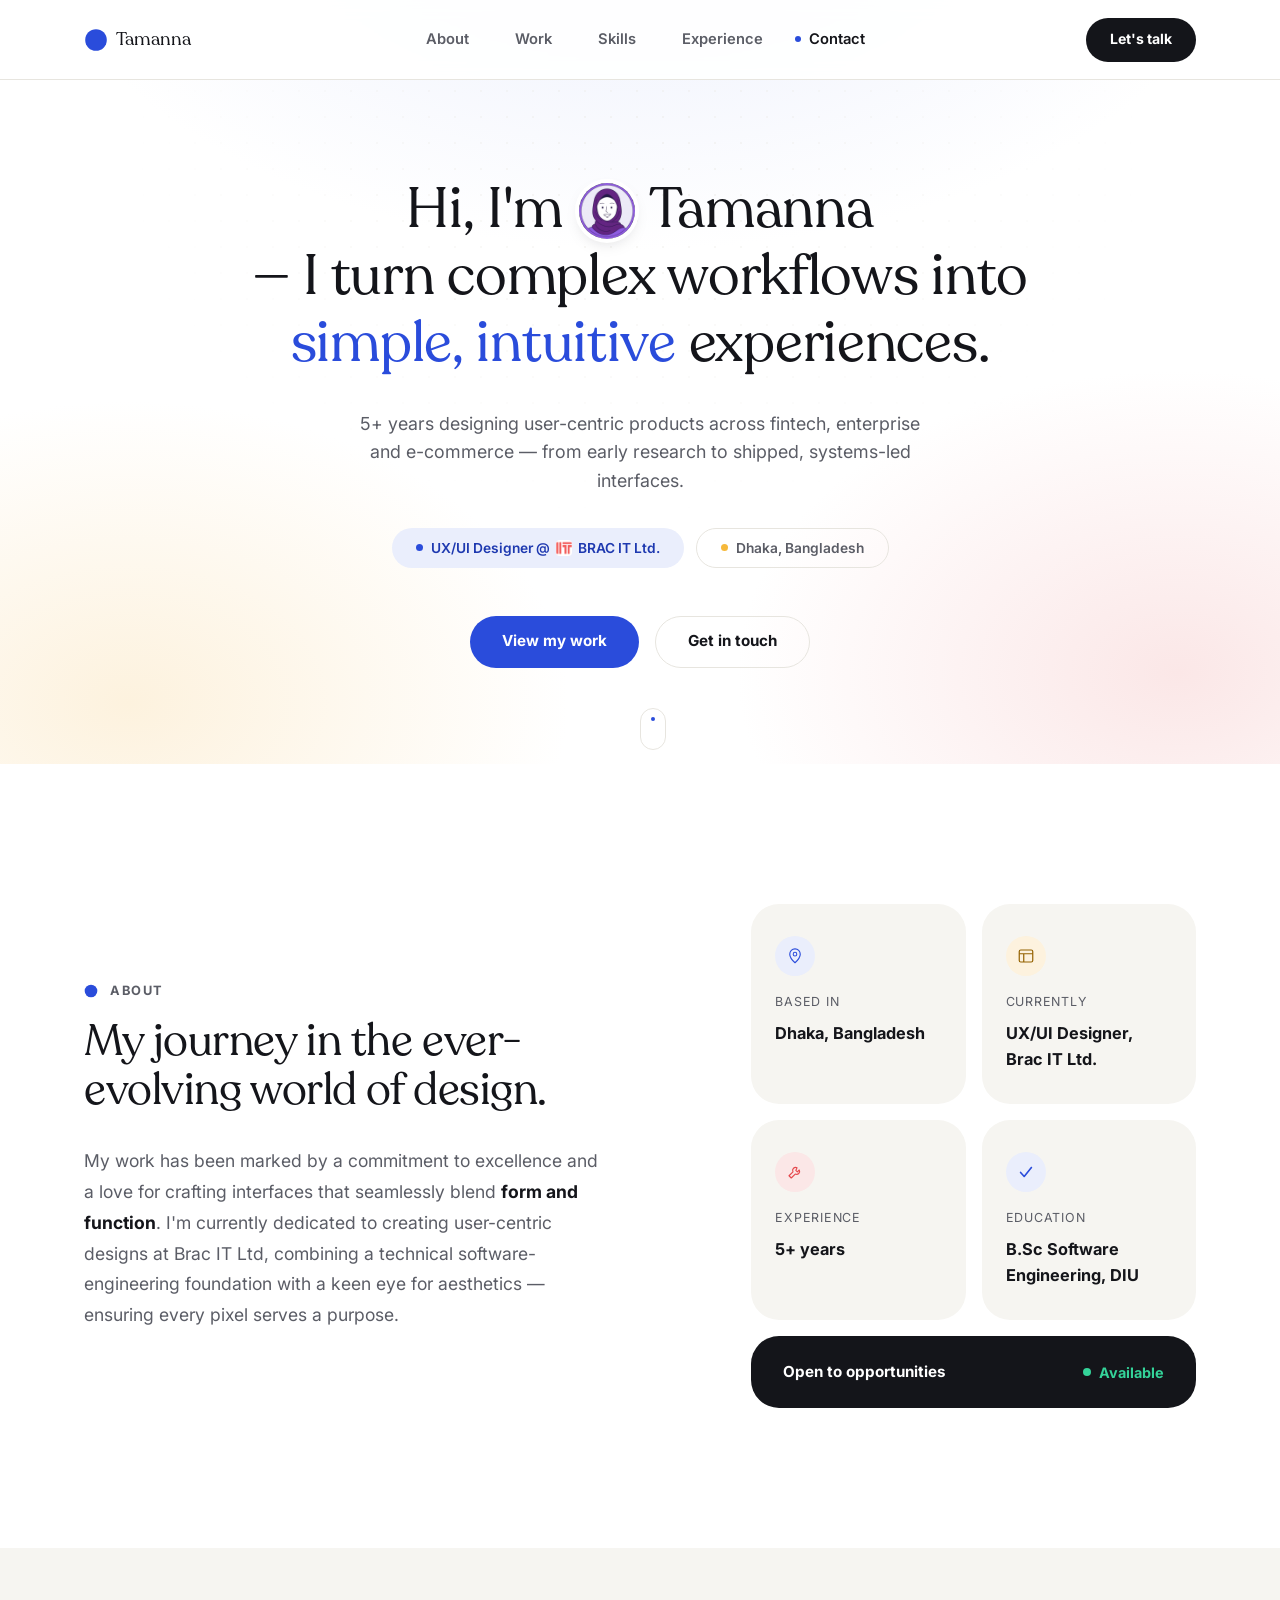
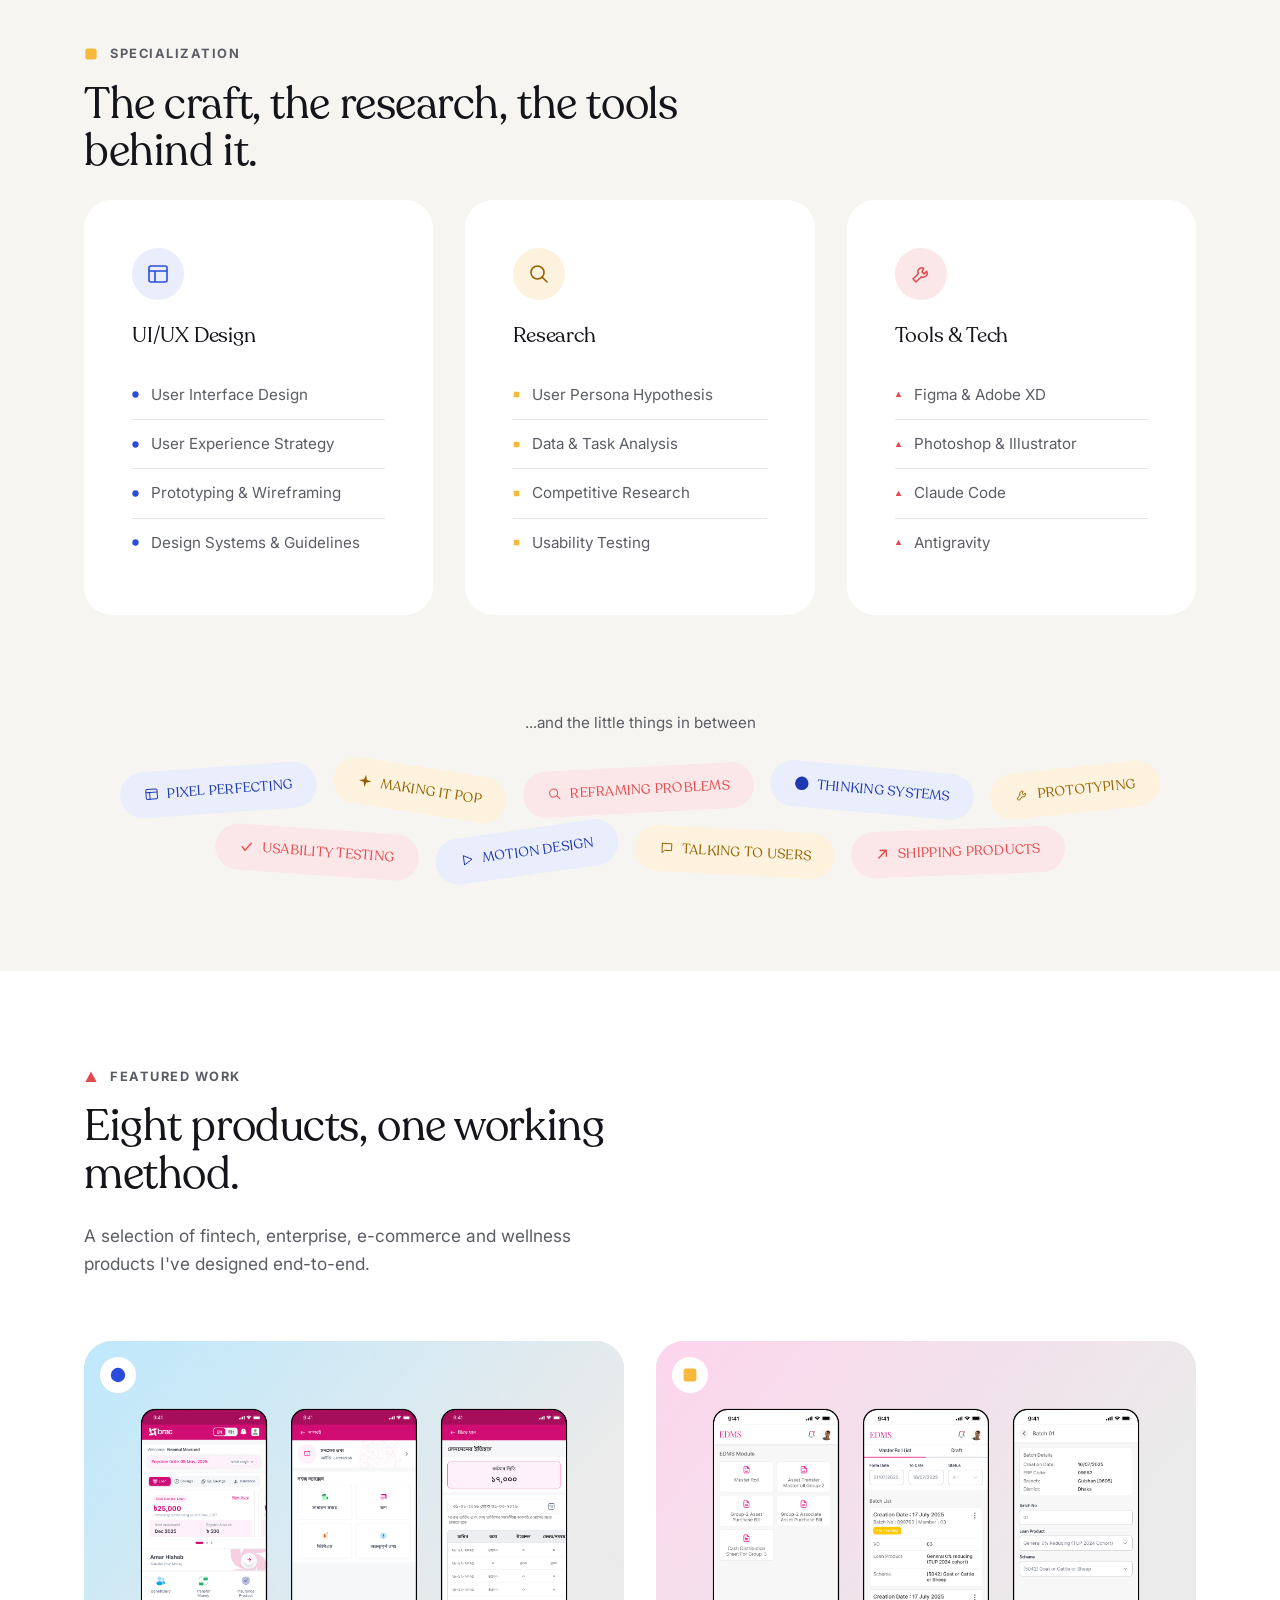
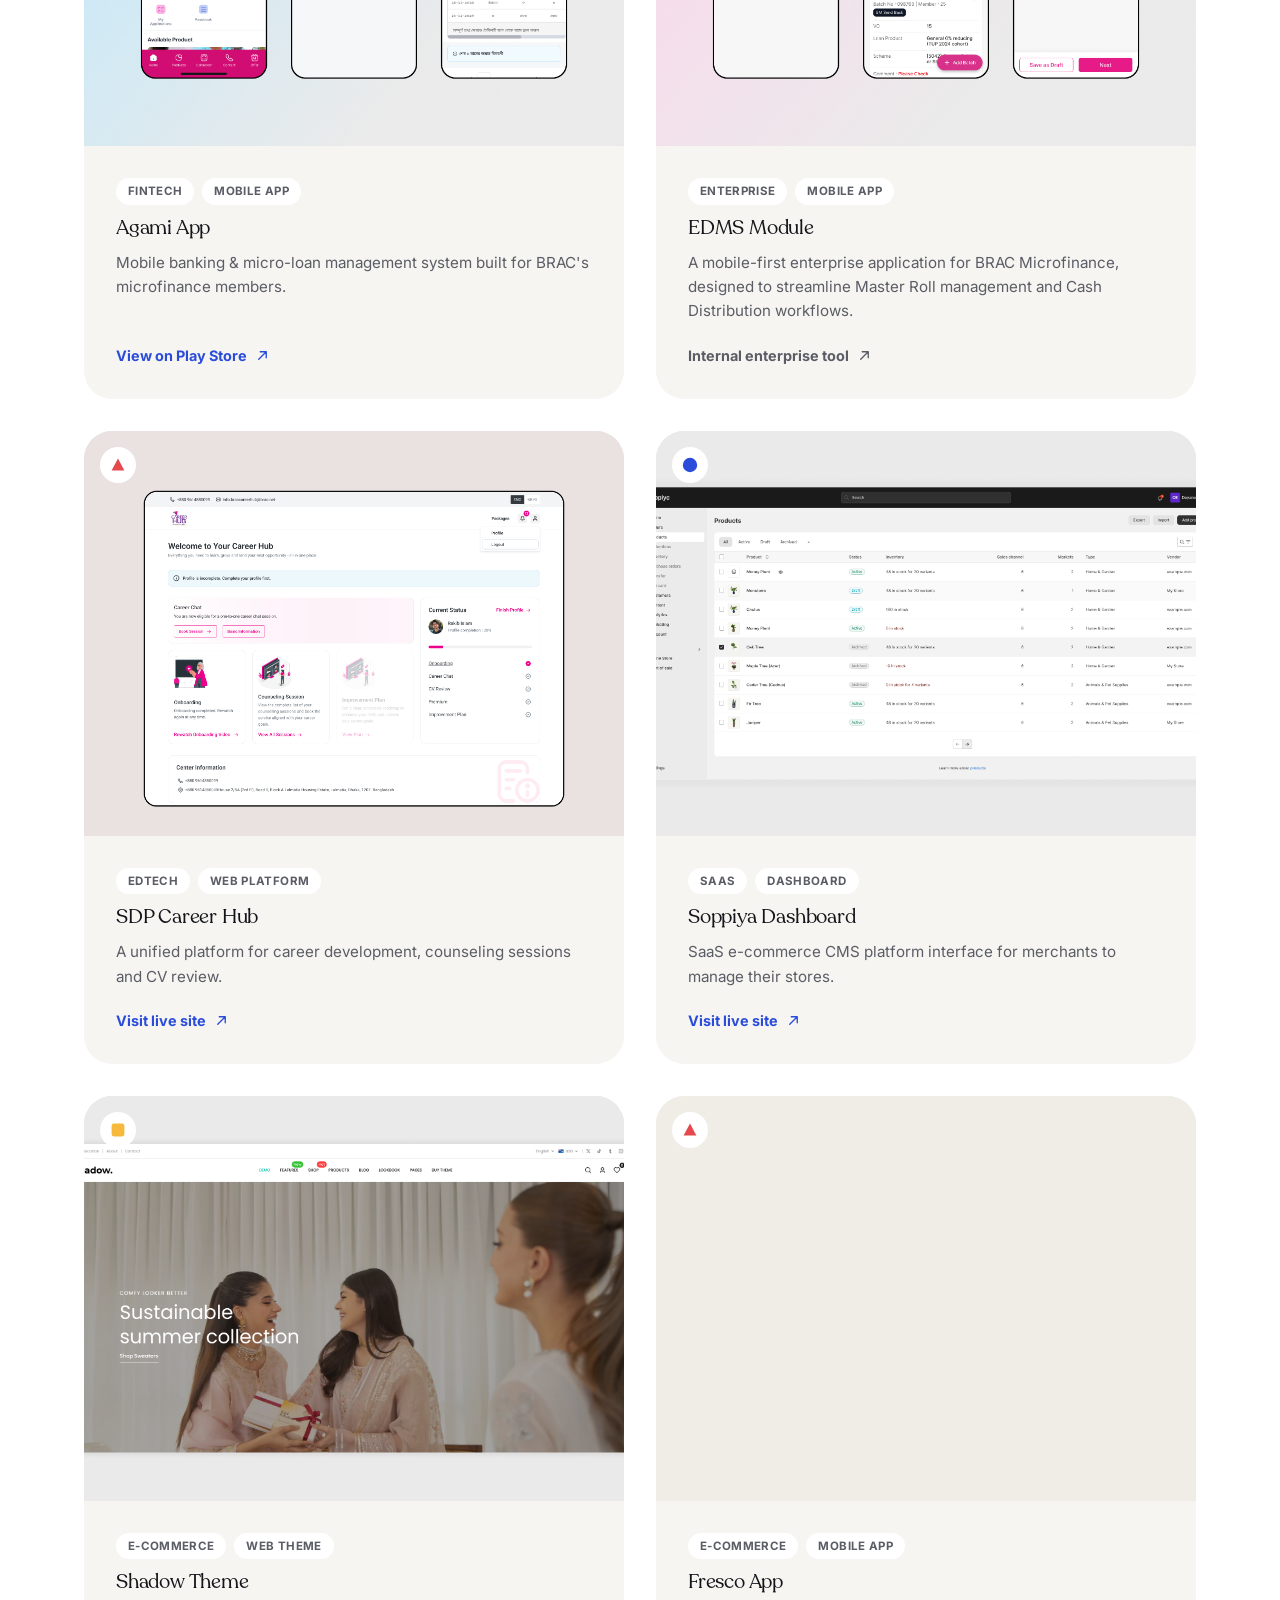
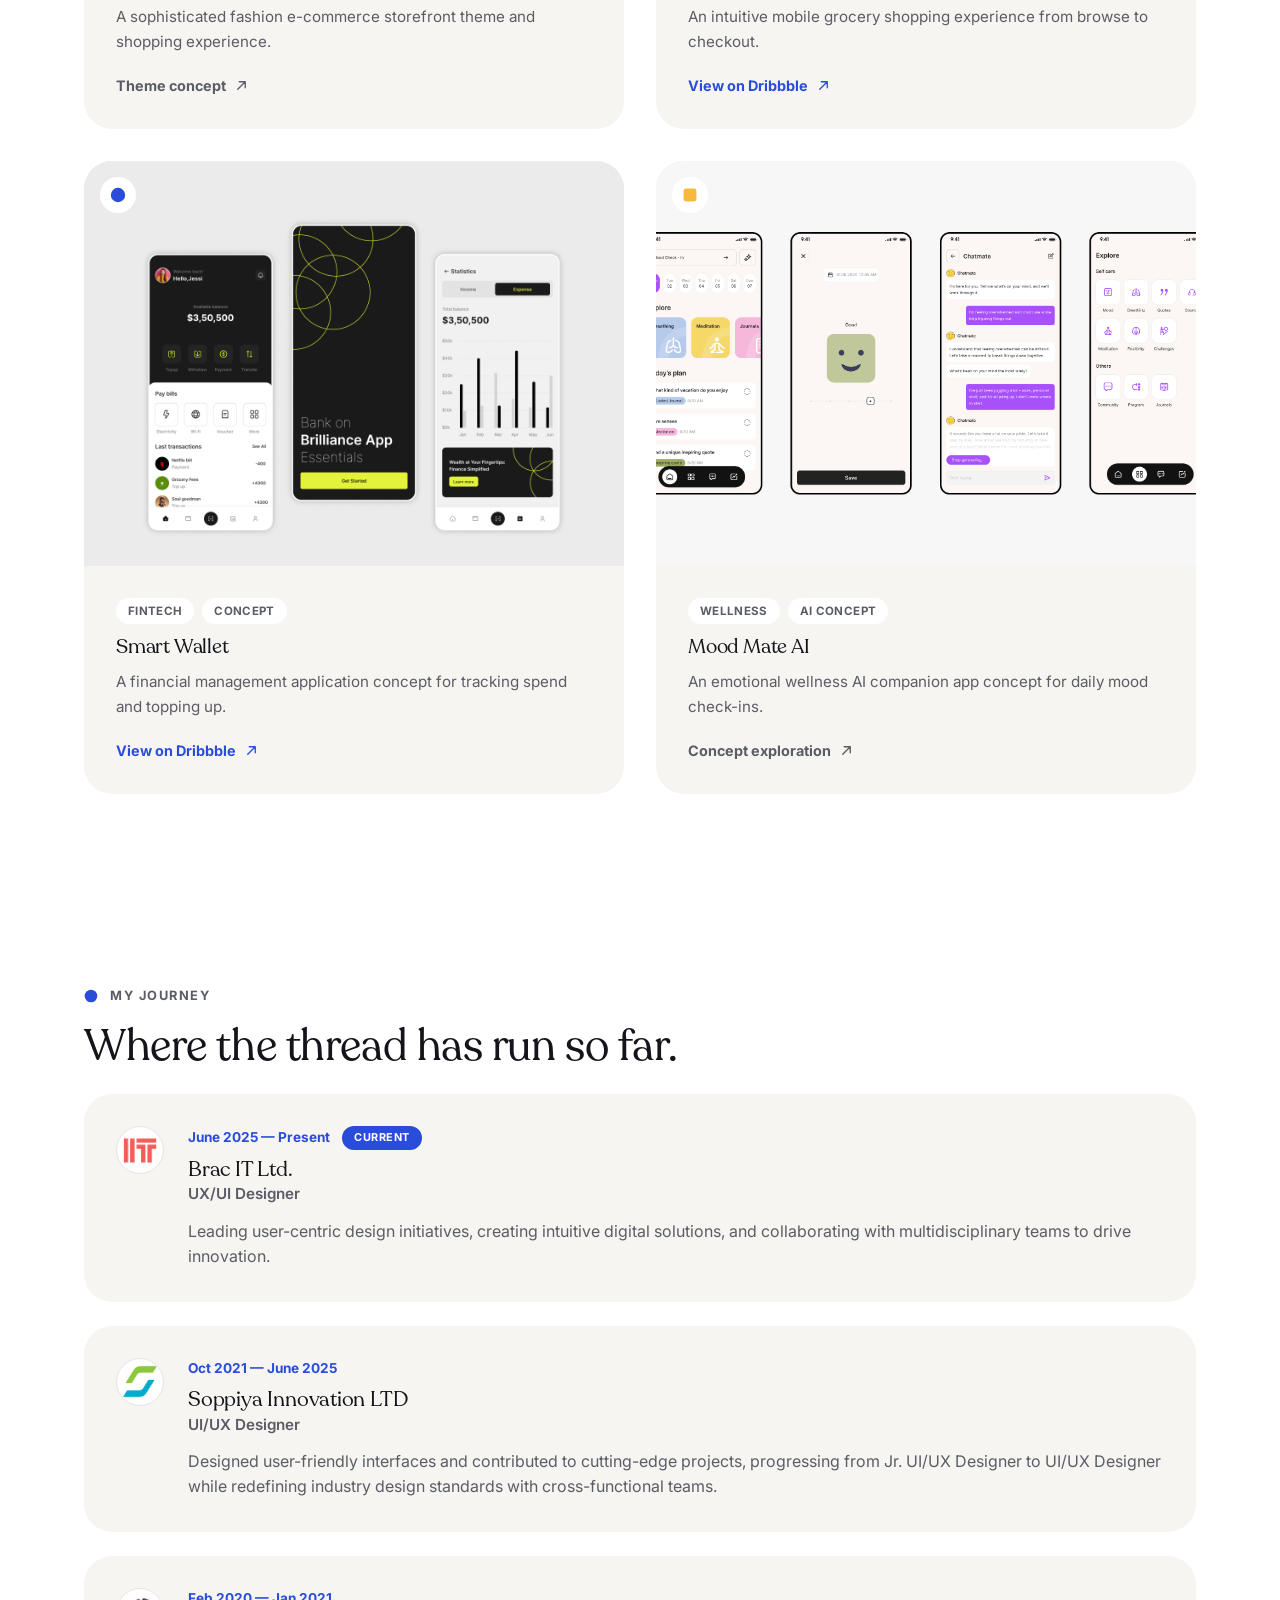
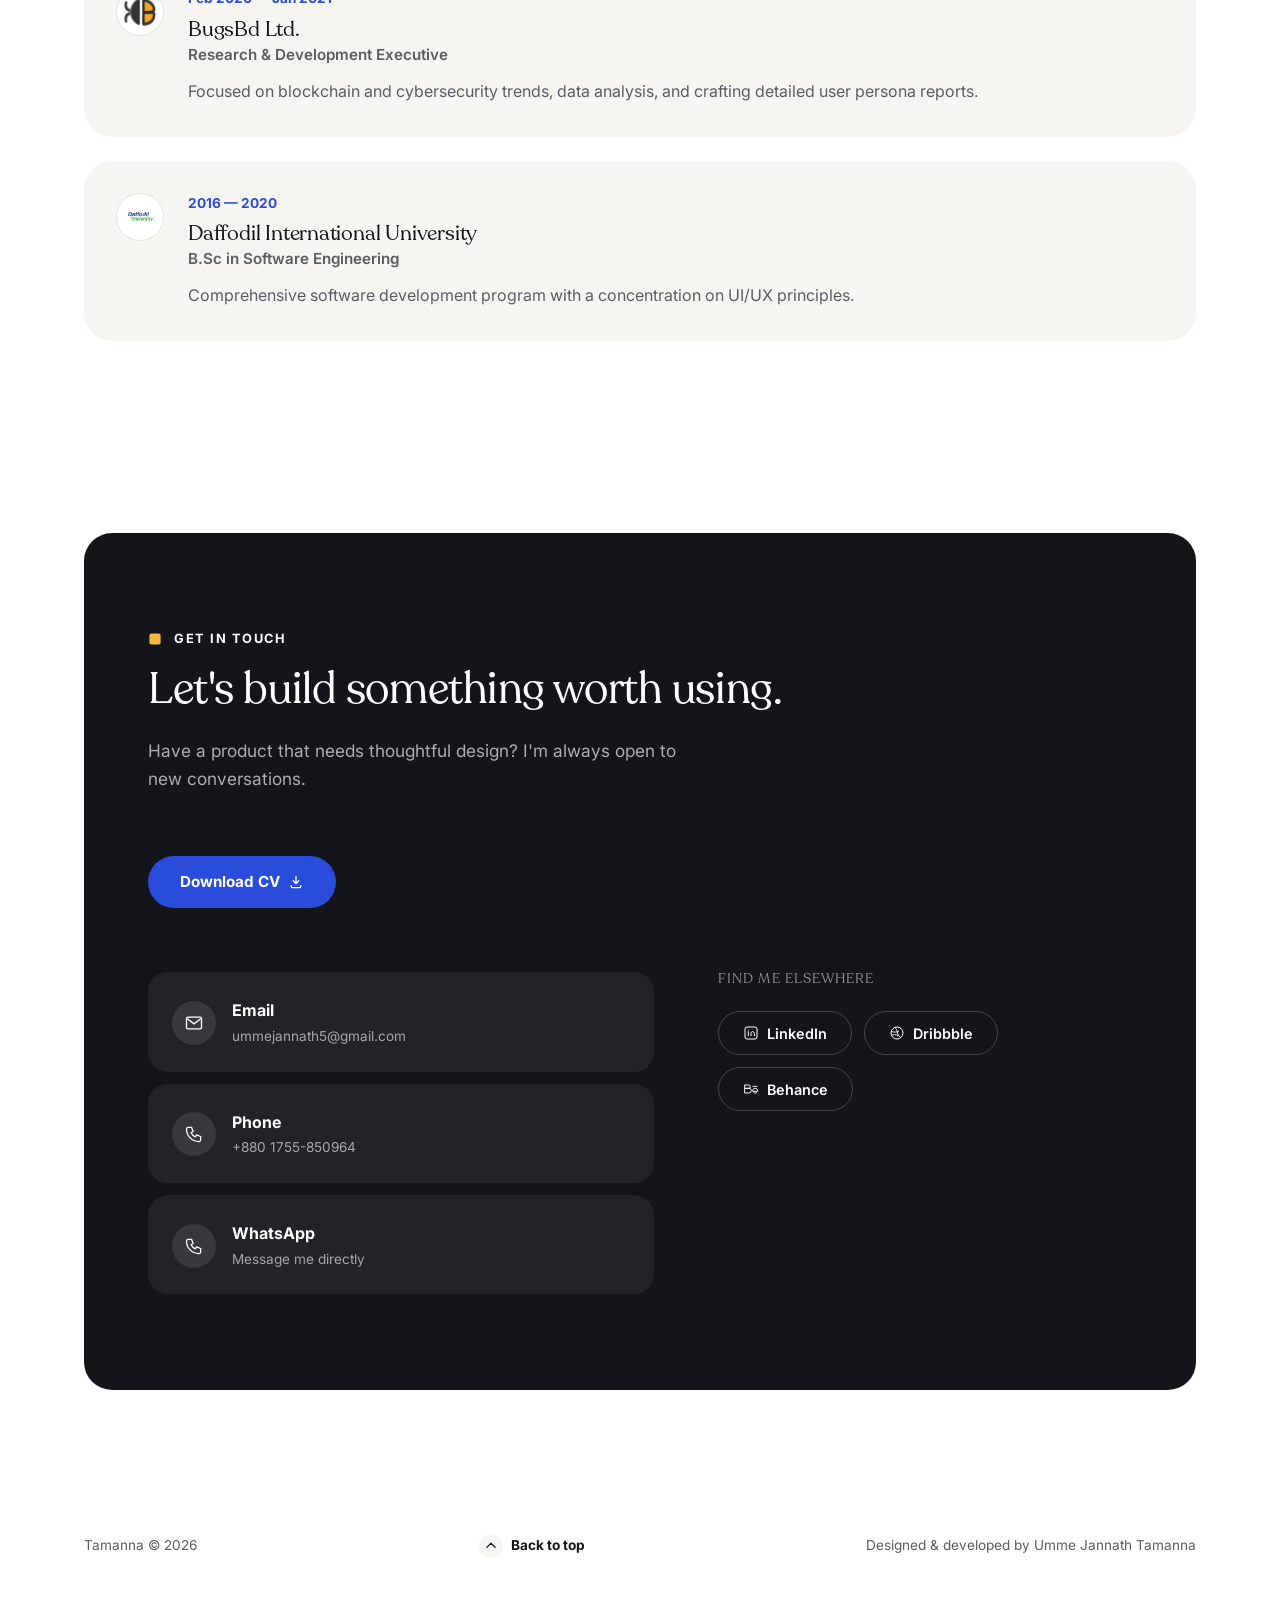
<file: src/index.html>
<!DOCTYPE html>
<html lang="en">
<head>
<meta charset="UTF-8">
<meta name="viewport" content="width=device-width, initial-scale=1.0">
<title>Umme Jannath Tamanna — Product Designer</title>
<meta name="description" content="Umme Jannath Tamanna is a Product/UX-UI Designer in Dhaka crafting user-centric fintech, e-commerce and enterprise experiences at Brac IT Ltd.">
<link rel="icon" href="data:image/svg+xml,%3Csvg xmlns='http://www.w3.org/2000/svg' viewBox='0 0 32 32'%3E%3Crect width='32' height='32' rx='8' fill='%23ffffff'/%3E%3Ccircle cx='13' cy='16' r='8' fill='%232A4CDB'/%3E%3Crect x='19' y='8' width='9' height='9' fill='%23F6B93B'/%3E%3C/svg%3E">
<link rel="preconnect" href="https://fonts.googleapis.com">
<link rel="preconnect" href="https://fonts.gstatic.com" crossorigin>
<link href="https://fonts.googleapis.com/css2?family=Inter:wght@400;500;600;700;800&display=swap" rel="stylesheet">
<style>
  @font-face{
    font-family:"Recoleta";
    src:url("assets/fonts/Recoleta-RegularDEMO.otf") format("opentype");
    font-weight:400;
    font-style:normal;
    font-display:swap;
  }

  :root{
    --bg:#FFFFFF;
    --surface:#F6F5F1;
    --surface-2:#EFEDE6;
    --ink:#14151A;
    --ink-muted:#5B5D66;
    --rule:#E7E5DF;

    --blue:#2A4CDB;
    --blue-dark:#1E39B0;
    --blue-tint:#EAEEFC;
    --yellow:#F6B93B;
    --yellow-tint:#FDF2DE;
    --red:#E5484D;
    --red-tint:#FBE7E7;

    --space-1:4px;  --space-2:8px;  --space-3:12px; --space-4:16px;
    --space-5:24px; --space-6:32px; --space-7:48px; --space-8:64px;
    --space-9:96px; --space-10:140px;

    --radius-sm:12px; --radius-md:20px; --radius-lg:28px; --radius-pill:999px;

    --font-display:"Recoleta", Georgia, "Times New Roman", serif;
    --font:"Inter", -apple-system, BlinkMacSystemFont, sans-serif;

    --ease-out: cubic-bezier(.16,1,.3,1);
    --header-h: 80px;
    --margin: 64px;
  }
  @media (max-width:760px){ :root{ --margin: 24px; --header-h:72px; } }

  *,*::before,*::after{ box-sizing:border-box; }
  html{ scroll-behavior:smooth; }
  body{
    margin:0; background:var(--bg); color:var(--ink);
    font-family:var(--font); font-size:16px; line-height:1.6;
    -webkit-font-smoothing:antialiased;
  }
  img{ max-width:100%; display:block; }
  a{ color:inherit; text-decoration:none; }
  ul,ol{ margin:0; padding:0; list-style:none; }
  h1,h2,h3,h4{ margin:0; font-family:var(--font-display); font-weight:400; letter-spacing:-0.01em; line-height:1.1; }
  p{ margin:0; }
  button{ font:inherit; color:inherit; background:none; border:none; cursor:pointer; }
  section{ scroll-margin-top: var(--header-h); }

  :focus-visible{ outline:2px solid var(--blue); outline-offset:3px; border-radius:4px; }

  @media (prefers-reduced-motion: reduce){
    html{ scroll-behavior:auto; }
    *,*::before,*::after{ animation-duration:0.001ms !important; animation-iteration-count:1 !important; transition-duration:0.001ms !important; scroll-behavior:auto !important; }
  }

  .wrap{ max-width:1240px; margin:0 auto; padding:0 var(--margin); position:relative; }

  .skip-link{
    position:fixed; top:-100px; left:var(--margin); z-index:1000;
    background:var(--blue); color:#fff; border-radius:var(--radius-sm);
    padding:var(--space-3) var(--space-5); font-weight:700; transition:top .2s var(--ease-out);
  }
  .skip-link:focus{ top:var(--space-4); }

  /* ---------- Shapes ---------- */
  .shape{ display:inline-flex; flex-shrink:0; }
  .shape svg{ display:block; }
  .fill-blue{ color:var(--blue); }
  .fill-yellow{ color:var(--yellow); }
  .fill-red{ color:var(--red); }

  /* ---------- Section header ---------- */
  .eyebrow{ display:flex; align-items:center; gap:var(--space-3); margin-bottom:var(--space-4); }
  .eyebrow .shape{ width:14px; height:14px; }
  .eyebrow span{ font-size:.8rem; font-weight:700; text-transform:uppercase; letter-spacing:.12em; color:var(--ink-muted); }

  .section-title{ font-size:clamp(1.9rem,3.8vw,2.7rem); max-width:680px; margin-bottom:var(--space-5); }
  .section-lede{ color:var(--ink-muted); font-size:1.08rem; max-width:560px; margin-bottom:var(--space-8); }

  .grid{ display:grid; grid-template-columns:repeat(12,1fr); column-gap:var(--space-6); }
  @media (max-width:860px){
    .grid{ grid-template-columns:1fr; row-gap:var(--space-6); }
    .grid > *{ grid-column:1 / -1 !important; }
  }

  /* ---------- Buttons ---------- */
  .btn{
    display:inline-flex; align-items:center; justify-content:center; gap:var(--space-2);
    min-height:52px; padding:0 var(--space-6);
    font-weight:700; font-size:.95rem; border-radius:var(--radius-pill);
    transition:background .2s var(--ease-out), color .2s var(--ease-out), transform .2s var(--ease-out), border-color .2s var(--ease-out);
  }
  .btn-primary{ background:var(--blue); color:#fff; }
  .btn-primary:hover{ background:var(--blue-dark); transform:translateY(-2px); }
  .btn-outline{ border:1.5px solid var(--rule); color:var(--ink); }
  .btn-outline:hover{ border-color:var(--ink); }

  /* ---------- Header ---------- */
  header{
    position:fixed; top:0; left:0; right:0; z-index:900; height:var(--header-h);
    background:rgba(255,255,255,.9); backdrop-filter:blur(8px); -webkit-backdrop-filter:blur(8px);
    border-bottom:1px solid var(--rule);
  }
  .nav-inner{ height:100%; display:flex; align-items:center; justify-content:space-between; }
  .logo{ display:flex; align-items:center; gap:var(--space-2); font-family:var(--font-display); font-weight:400; font-size:1.15rem; }
  .nav-links{ display:flex; align-items:center; gap:var(--space-6); }
  .nav-links a{ display:flex; align-items:center; gap:var(--space-2); font-size:.92rem; font-weight:600; color:var(--ink-muted); }
  .nav-links a .dot{ width:6px; height:6px; border-radius:50%; background:var(--blue); opacity:0; transition:opacity .15s var(--ease-out); }
  .nav-links a:hover{ color:var(--ink); }
  .nav-links a.active{ color:var(--ink); }
  .nav-links a.active .dot{ opacity:1; }

  .nav-cta{
    display:inline-flex; align-items:center; min-height:44px; padding:0 var(--space-5);
    background:var(--ink); color:#fff; font-size:.88rem; font-weight:700; border-radius:var(--radius-pill);
    transition:background .18s var(--ease-out);
  }
  .nav-cta:hover{ background:var(--blue); }

  .menu-btn{ display:none; width:44px; height:44px; align-items:center; justify-content:center; }
  .menu-btn svg{ width:22px; height:22px; }

  .mobile-panel{
    display:none; position:fixed; inset:var(--header-h) 0 0 0; z-index:850;
    background:var(--bg); padding:var(--space-7) var(--margin);
    transform:translateY(-8px); opacity:0; pointer-events:none;
    transition:opacity .2s var(--ease-out), transform .2s var(--ease-out);
  }
  .mobile-panel.open{ opacity:1; transform:none; pointer-events:auto; }
  .mobile-panel a{
    display:flex; align-items:center; gap:var(--space-4); font-size:1.7rem; font-family:var(--font-display); font-weight:400;
    padding:var(--space-4) 0; border-bottom:1px solid var(--rule);
  }

  @media (max-width:860px){
    .nav-links, .nav-cta{ display:none; }
    .menu-btn{ display:flex; }
    .mobile-panel{ display:block; }
  }

  /* ---------- Hero ---------- */
  .hero{ padding:calc(var(--header-h) + var(--space-9)) 0 var(--space-9); overflow:hidden; position:relative; }
  .hero-inner{ grid-column:1/-1; position:relative; z-index:1; max-width:920px; margin:0 auto; text-align:center; }

  .hero h1{
    font-size:56px; line-height:1.2; letter-spacing:-0.005em;
  }
  @media (max-width:600px){ .hero h1{ font-size:32px; } }
  .hero h1 em{ font-style:normal; color:var(--blue); position:relative; }
  .hero-name-line{ white-space:nowrap; }

  .hero-avatar-inline{
    display:inline-block; width:1em; height:1em;
    border-radius:50%; object-fit:cover; vertical-align:-0.22em;
    margin:0 .06em; box-shadow:0 0 0 4px var(--bg), 0 6px 18px -6px rgba(20,21,26,.25);
  }

  .sr-only{ position:absolute; width:1px; height:1px; padding:0; margin:-1px; overflow:hidden; clip:rect(0,0,0,0); white-space:nowrap; border:0; }

  .hero .hero-subhead{ margin:var(--space-6) auto 0; font-size:1.12rem; line-height:1.6; color:var(--ink-muted); max-width:560px; }

  .hero-badges{ display:flex; align-items:center; justify-content:center; flex-wrap:wrap; gap:var(--space-3); margin-top:var(--space-6); }
  .hero-pill{
    display:inline-flex; align-items:center; gap:var(--space-2); min-height:40px;
    padding:var(--space-2) var(--space-5); border-radius:var(--radius-pill);
    font-size:.86rem; font-weight:600; white-space:nowrap;
  }
  .hero-pill .dot{ width:7px; height:7px; border-radius:50%; flex-shrink:0; }
  .hero-pill-role{ background:var(--blue-tint); color:var(--blue-dark); }
  .hero-pill-role .dot{ background:var(--blue); }
  .hero-pill-role img{ width:16px; height:16px; border-radius:4px; object-fit:contain; background:#fff; margin:0 -2px; }
  .hero-pill-location{ border:1.5px solid var(--rule); color:var(--ink-muted); }
  .hero-pill-location .dot{ background:var(--yellow); }

  .hero-actions{ display:flex; gap:var(--space-4); margin-top:var(--space-7); flex-wrap:wrap; justify-content:center; }

  /* ---------- Hero: soft gradient background ---------- */
  .hero-bg{ position:absolute; inset:0; z-index:0; overflow:hidden; pointer-events:none; }
  .hero-bg .wash{
    position:absolute; inset:0;
    background:
      radial-gradient(1000px 600px at 50% -16%, var(--blue-tint), transparent 62%),
      radial-gradient(760px 520px at 10% 92%, var(--yellow-tint), transparent 58%),
      radial-gradient(760px 520px at 92% 88%, var(--red-tint), transparent 58%);
  }
  .hero-bg .dots{
    position:absolute; inset:0;
    background-image:radial-gradient(var(--rule) 1.4px, transparent 1.4px);
    background-size:26px 26px; opacity:.4;
    -webkit-mask-image:radial-gradient(700px 480px at 50% 22%, #000, transparent 74%);
    mask-image:radial-gradient(700px 480px at 50% 22%, #000, transparent 74%);
  }

  /* ---------- Hero: entrance motion ---------- */
  @keyframes heroUp{ from{ opacity:0; transform:translateY(18px); } to{ opacity:1; transform:none; } }
  .hero-inner > *{ opacity:0; animation:heroUp .7s var(--ease-out) forwards; }
  .hero-inner h1{ animation-delay:.05s; }
  .hero-inner .hero-subhead{ animation-delay:.2s; }
  .hero-inner .hero-badges{ animation-delay:.32s; }
  .hero-inner .hero-actions{ animation-delay:.44s; }

  @keyframes scrollDot{ 0%,100%{ transform:translateY(0); opacity:1; } 50%{ transform:translateY(14px); opacity:.25; } }

  .scroll-cue{
    position:absolute; left:50%; bottom:14px; transform:translateX(-50%); z-index:1;
    width:26px; height:42px; border:1.5px solid var(--rule); border-radius:var(--radius-pill);
    display:flex; justify-content:center; padding-top:8px;
    opacity:0; animation:heroUp .6s var(--ease-out) 1s forwards;
  }
  .scroll-cue span{ width:4px; height:4px; border-radius:50%; background:var(--blue); animation:scrollDot 1.6s ease-in-out infinite; }
  @media (max-width:760px){ .scroll-cue{ display:none; } }

  /* ---------- About ---------- */
  .about{ padding:var(--space-10) 0; }
  .about-grid{ align-items:center; }
  .about-text{ grid-column:1/8; }
  .about-side{ grid-column:8/13; }
  @media (max-width:900px){ .about-text,.about-side{ grid-column:1/-1; } }

  .about .section-title{ font-size:clamp(2rem,4vw,2.75rem); margin-bottom:var(--space-6); max-width:520px; }
  .about-body{ color:var(--ink-muted); font-size:1.1rem; line-height:1.75; max-width:520px; }
  .about-body strong{ color:var(--ink); font-weight:700; }

  .about-facts-grid{ display:grid; grid-template-columns:repeat(2,1fr); gap:var(--space-4); margin-bottom:var(--space-4); }
  @media (max-width:480px){ .about-facts-grid{ grid-template-columns:1fr; } }
  .fact-card{ background:var(--surface); border-radius:var(--radius-lg); padding:var(--space-6) var(--space-5); transition:transform .25s var(--ease-out); }
  .fact-card:hover{ transform:translateY(-4px); }
  .fact-icon{ width:40px; height:40px; border-radius:50%; display:flex; align-items:center; justify-content:center; margin-bottom:var(--space-4); }
  .fact-icon svg{ width:18px; height:18px; }
  .fact-icon.blue{ background:var(--blue-tint); color:var(--blue); }
  .fact-icon.yellow{ background:var(--yellow-tint); color:#946200; }
  .fact-icon.red{ background:var(--red-tint); color:var(--red); }
  .fact-label{ font-size:.78rem; text-transform:uppercase; letter-spacing:.06em; color:var(--ink-muted); margin-bottom:var(--space-2); }
  .fact-value{ font-size:1.02rem; font-weight:700; color:var(--ink); }

  .about-status{
    display:flex; align-items:center; justify-content:space-between; gap:var(--space-3);
    background:var(--ink); border-radius:var(--radius-lg); padding:var(--space-5) var(--space-6);
  }
  .about-status .status-label{ color:#fff; font-weight:700; font-size:.95rem; }
  .about-status .status-available{
    display:flex; align-items:center; gap:var(--space-2);
    color:#34D399; font-weight:700; font-size:.9rem; white-space:nowrap;
  }
  .about-status .dot{ width:8px; height:8px; border-radius:50%; background:#34D399; flex-shrink:0; animation:statusPulse 2s ease-in-out infinite; }
  @keyframes statusPulse{ 0%,100%{ box-shadow:0 0 0 0 rgba(52,211,153,.4); } 50%{ box-shadow:0 0 0 5px rgba(52,211,153,0); } }

  .social-row{ display:flex; gap:var(--space-3); flex-wrap:wrap; }
  .social-pill{
    display:inline-flex; align-items:center; gap:var(--space-2); min-height:44px;
    padding:var(--space-2) var(--space-5); border:1.5px solid var(--rule); border-radius:var(--radius-pill);
    font-size:.9rem; font-weight:600; transition:border-color .2s var(--ease-out), background .2s var(--ease-out);
  }
  .social-pill:hover{ border-color:var(--ink); background:var(--surface); }

  /* ---------- Skills ---------- */
  .skills{ padding:var(--space-9) 0; background:var(--surface); }
  .skills-grid{ grid-column:1/-1; display:grid; grid-template-columns:repeat(3,1fr); gap:var(--space-6); }
  @media (max-width:860px){ .skills-grid{ grid-template-columns:1fr; } }
  .skill-card{ background:var(--bg); border-radius:var(--radius-lg); padding:var(--space-7); transition:transform .25s var(--ease-out); }
  .skill-card:hover{ transform:translateY(-4px); }
  .skill-badge{ width:52px; height:52px; border-radius:50%; display:flex; align-items:center; justify-content:center; margin-bottom:var(--space-5); }
  .skill-badge svg{ width:24px; height:24px; }
  .skill-badge.blue{ background:var(--blue-tint); color:var(--blue); }
  .skill-badge.yellow{ background:var(--yellow-tint); color:#946200; }
  .skill-badge.red{ background:var(--red-tint); color:var(--red); }
  .skill-card h3{ font-size:1.3rem; margin-bottom:var(--space-5); }
  .skill-card li{ display:flex; align-items:center; gap:var(--space-3); padding:var(--space-3) 0; color:var(--ink-muted); font-size:.95rem; border-top:1px solid var(--rule); }
  .skill-card li:first-child{ border-top:none; }
  .skill-card li .shape{ width:7px; height:7px; }

  .tag-cloud-label{ grid-column:1/-1; text-align:center; color:var(--ink-muted); font-size:.95rem; margin-top:var(--space-9); }
  .tag-cloud{
    grid-column:1/-1; display:flex; flex-wrap:wrap; justify-content:center; align-items:center;
    gap:var(--space-4); margin-top:var(--space-6); padding:0 var(--space-4); list-style:none;
  }
  .tag-pill{
    --tx:0px; --ty:-170px; --s:1;
    position:relative; display:inline-flex; align-items:center; gap:var(--space-2);
    padding:var(--space-3) var(--space-5); border-radius:var(--radius-pill);
    font-family:var(--font-display); font-weight:400; font-size:.85rem;
    text-transform:uppercase; letter-spacing:.02em; white-space:nowrap;
    opacity:0;
    transform:translate(var(--tx),var(--ty)) rotate(var(--r,0deg)) scale(var(--s));
    transition:transform .3s var(--ease-out), box-shadow .3s var(--ease-out), opacity .3s var(--ease-out);
    cursor:grab; touch-action:none; -webkit-user-select:none; user-select:none;
  }
  .tag-pill:hover{ --s:1.06; box-shadow:0 14px 28px -16px rgba(20,21,26,.3); }
  .tag-pill.is-dragging{ transition:box-shadow .2s var(--ease-out); cursor:grabbing; z-index:5; box-shadow:0 22px 40px -18px rgba(20,21,26,.4); }
  .tag-pill svg{ width:15px; height:15px; flex-shrink:0; }
  .tag-pill.blue{ background:var(--blue-tint); color:var(--blue-dark); }
  .tag-pill.yellow{ background:var(--yellow-tint); color:#946200; }
  .tag-pill.red{ background:var(--red-tint); color:var(--red); }

  /* ---------- Work ---------- */
  .work{ padding:var(--space-9) 0; }
  .work-grid{ grid-column:1/-1; display:grid; grid-template-columns:repeat(2,1fr); gap:var(--space-6); }
  @media (max-width:760px){ .work-grid{ grid-template-columns:1fr; } }

  .work-card{
    background:var(--surface); border-radius:var(--radius-lg); overflow:hidden; display:flex; flex-direction:column;
    transition:transform .25s var(--ease-out), box-shadow .25s var(--ease-out);
  }
  .work-card:hover{ transform:translateY(-6px); box-shadow:0 24px 48px -28px rgba(20,21,26,.25); }
  .work-thumb{ aspect-ratio:4/3; overflow:hidden; background:var(--surface-2); position:relative; }
  .work-thumb img{ width:100%; height:100%; object-fit:cover; object-position:top center; transition:transform .4s var(--ease-out); }
  .work-card:hover .work-thumb img{ transform:scale(1.04); }
  .work-badge{
    position:absolute; top:var(--space-4); left:var(--space-4); width:36px; height:36px;
    border-radius:50%; display:flex; align-items:center; justify-content:center; background:var(--bg);
  }
  .work-badge svg{ width:16px; height:16px; }

  .work-body{ padding:var(--space-6); display:flex; flex-direction:column; gap:var(--space-3); flex:1; }
  .work-tags{ display:flex; gap:var(--space-2); flex-wrap:wrap; }
  .tag{ font-size:.72rem; font-weight:700; letter-spacing:.03em; text-transform:uppercase; padding:4px var(--space-3); border-radius:var(--radius-pill); background:var(--bg); color:var(--ink-muted); }
  .work-body h3{ font-size:1.25rem; }
  .work-body p{ color:var(--ink-muted); font-size:.95rem; flex:1; }
  .work-link{ display:inline-flex; align-items:center; gap:var(--space-2); margin-top:var(--space-2); font-size:.9rem; font-weight:700; color:var(--blue); width:fit-content; }
  .work-link svg{ width:15px; height:15px; transition:transform .2s var(--ease-out); }
  .work-link:hover svg{ transform:translate(2px,-2px); }
  .work-link.is-disabled{ color:var(--ink-muted); }

  /* ---------- Experience ---------- */
  .experience{ padding:var(--space-9) 0; }
  .exp-grid{ grid-column:1/-1; display:flex; flex-direction:column; gap:var(--space-5); }
  .exp-card{
    display:flex; align-items:flex-start; gap:var(--space-5);
    background:var(--surface); border-radius:var(--radius-lg); padding:var(--space-6);
    transition:transform .25s var(--ease-out);
  }
  .exp-card:hover{ transform:translateY(-4px); }
  .exp-icon{
    width:48px; height:48px; border-radius:50%; display:flex; align-items:center; justify-content:center;
    flex-shrink:0; background:var(--bg); border:1px solid var(--rule); overflow:hidden;
  }
  .exp-icon img{ width:72%; height:72%; object-fit:contain; }
  .exp-top{ display:flex; align-items:center; gap:var(--space-3); flex-wrap:wrap; margin-bottom:var(--space-2); }
  .exp-date{ font-size:.85rem; font-weight:700; color:var(--blue); }
  .exp-current{
    font-size:.68rem; font-weight:700; text-transform:uppercase; letter-spacing:.05em;
    padding:3px var(--space-3); border-radius:var(--radius-pill); background:var(--blue); color:#fff;
  }
  .exp-card h3{ font-size:1.3rem; }
  .exp-role{ color:var(--ink-muted); font-weight:600; font-size:.95rem; margin-top:2px; }
  .exp-desc{ color:var(--ink-muted); margin-top:var(--space-3); }
  @media (max-width:600px){ .exp-card{ flex-direction:column; } }

  /* ---------- Contact ---------- */
  .contact{ padding:var(--space-9) 0; }
  .contact-panel{ grid-column:1/-1; background:var(--ink); border-radius:var(--radius-lg); padding:var(--space-9) var(--space-8); position:relative; overflow:hidden; }
  @media (max-width:640px){ .contact-panel{ padding:var(--space-7) var(--space-5); } }
  .contact-panel .section-title, .contact-panel .eyebrow span{ color:#fff; }
  .contact-panel .section-lede{ color:rgba(255,255,255,.65); }
  .contact-grid2{ display:grid; grid-template-columns:1.1fr .9fr; gap:var(--space-8); position:relative; z-index:1; }
  @media (max-width:820px){ .contact-grid2{ grid-template-columns:1fr; gap:var(--space-7); } }

  .contact-links{ display:flex; flex-direction:column; gap:var(--space-3); }
  .contact-card{
    display:flex; align-items:center; gap:var(--space-4); padding:var(--space-5);
    background:rgba(255,255,255,.06); border-radius:var(--radius-md); transition:background .2s var(--ease-out);
  }
  .contact-card:hover{ background:rgba(255,255,255,.12); }
  .contact-card .ic{ width:44px; height:44px; border-radius:50%; background:rgba(255,255,255,.1); display:flex; align-items:center; justify-content:center; flex-shrink:0; }
  .contact-card .ic svg{ width:20px; height:20px; color:#fff; }
  .contact-card strong{ display:block; font-size:1rem; color:#fff; }
  .contact-card span{ display:block; font-size:.85rem; color:rgba(255,255,255,.6); margin-top:2px; }

  .contact-side h3{ font-size:.85rem; text-transform:uppercase; letter-spacing:.08em; color:rgba(255,255,255,.5); margin-bottom:var(--space-5); }
  .contact-side .social-pill{ border-color:rgba(255,255,255,.2); color:#fff; }
  .contact-side .social-pill:hover{ border-color:#fff; background:rgba(255,255,255,.08); }

  /* ---------- Footer ---------- */
  footer{ padding:var(--space-7) 0; }
  .footer-row{ display:flex; justify-content:space-between; align-items:center; gap:var(--space-4); flex-wrap:wrap; }
  .footer-row p{ font-size:.85rem; color:var(--ink-muted); }
  .back-to-top{ display:inline-flex; align-items:center; gap:var(--space-2); font-size:.85rem; font-weight:700; color:var(--ink); }
  .back-to-top .shape{ width:24px; height:24px; border-radius:50%; background:var(--surface); display:flex; align-items:center; justify-content:center; }
  .back-to-top svg{ width:14px; height:14px; }

  .reveal{ opacity:0; transform:translateY(16px); transition:opacity .5s var(--ease-out), transform .5s var(--ease-out); }
  .reveal.is-visible{ opacity:1; transform:none; }
</style>
</head>
<body>

<a class="skip-link" href="#main">Skip to content</a>

<svg style="display:none" aria-hidden="true">
  <symbol id="sh-circle" viewBox="0 0 20 20"><circle cx="10" cy="10" r="9" fill="currentColor"/></symbol>
  <symbol id="sh-square" viewBox="0 0 20 20"><rect x="2" y="2" width="16" height="16" rx="3" fill="currentColor"/></symbol>
  <symbol id="sh-triangle" viewBox="0 0 20 20"><path d="M10 2 L18 17 L2 17 Z" fill="currentColor"/></symbol>
  <symbol id="i-menu" viewBox="0 0 24 24"><path d="M4 7h16M4 12h16M4 17h16" stroke="currentColor" stroke-width="1.8" stroke-linecap="round"/></symbol>
  <symbol id="i-close" viewBox="0 0 24 24"><path d="M6 6l12 12M18 6L6 18" stroke="currentColor" stroke-width="1.8" stroke-linecap="round"/></symbol>
  <symbol id="i-arrow" viewBox="0 0 20 20"><path d="M5 15 L15 5 M7 5h8v8" stroke="currentColor" stroke-width="1.8" fill="none" stroke-linecap="round" stroke-linejoin="round"/></symbol>
  <symbol id="i-check" viewBox="0 0 20 20"><path d="M4 10.5 8 15 16 5" stroke="currentColor" stroke-width="1.8" fill="none" stroke-linecap="round" stroke-linejoin="round"/></symbol>
  <symbol id="i-up" viewBox="0 0 20 20"><path d="M4 12 10 6 16 12" stroke="currentColor" stroke-width="1.8" fill="none" stroke-linecap="round" stroke-linejoin="round"/></symbol>
  <symbol id="i-layout" viewBox="0 0 24 24"><rect x="3" y="4" width="18" height="16" rx="2" stroke="currentColor" stroke-width="1.6" fill="none"/><path d="M3 9h18M9 9v11" stroke="currentColor" stroke-width="1.6"/></symbol>
  <symbol id="i-search" viewBox="0 0 24 24"><circle cx="10.5" cy="10.5" r="6.5" stroke="currentColor" stroke-width="1.6" fill="none"/><path d="M20 20l-5-5" stroke="currentColor" stroke-width="1.6" stroke-linecap="round"/></symbol>
  <symbol id="i-tool" viewBox="0 0 24 24"><path d="M14.7 6.3a4 4 0 0 0-5.4 5.4L4 17l3 3 5.3-5.3a4 4 0 0 0 5.4-5.4l-2.6 2.6-2-2z" stroke="currentColor" stroke-width="1.5" fill="none" stroke-linejoin="round"/></symbol>
  <symbol id="i-mail" viewBox="0 0 24 24"><rect x="3" y="5" width="18" height="14" rx="2" stroke="currentColor" stroke-width="1.6" fill="none"/><path d="M4 7l8 6 8-6" stroke="currentColor" stroke-width="1.6" fill="none"/></symbol>
  <symbol id="i-phone" viewBox="0 0 24 24"><path d="M5 4h4l2 5-2.5 1.5a11 11 0 0 0 5 5L15 13l5 2v4a2 2 0 0 1-2 2C9.5 21 3 14.5 3 6a2 2 0 0 1 2-2z" stroke="currentColor" stroke-width="1.5" fill="none" stroke-linejoin="round"/></symbol>
  <symbol id="i-linkedin" viewBox="0 0 24 24"><rect x="3" y="3" width="18" height="18" rx="3" stroke="currentColor" stroke-width="1.5" fill="none"/><path d="M8 10v6M8 7.5v.01M12 16v-3.5c0-1.4 1-2.5 2.3-2.5S17 11 17 12.5V16" stroke="currentColor" stroke-width="1.5" fill="none" stroke-linecap="round"/></symbol>
  <symbol id="i-dribbble" viewBox="0 0 24 24"><circle cx="12" cy="12" r="9" stroke="currentColor" stroke-width="1.5" fill="none"/><path d="M4 10c4 1 8.5 1 10.5-.5M4.5 15c5-1.5 10 0 12.5 3M9 3.5c3 3.5 4.5 8 4.5 13" stroke="currentColor" stroke-width="1.3" fill="none" stroke-linecap="round"/></symbol>
  <symbol id="i-behance" viewBox="0 0 24 24"><path d="M3 6h5.5a2.5 2.5 0 0 1 0 5H3zM3 11h6a2.7 2.7 0 0 1 0 7H3zM15 8h6M14.2 15c0-2.5 1.8-4 4-4s3.8 1.6 3.8 4.2v.3h-6.6c.1 1.6 1.2 2.6 2.9 2.6 1.1 0 1.9-.4 2.5-1.1" stroke="currentColor" stroke-width="1.4" fill="none" stroke-linecap="round" stroke-linejoin="round"/></symbol>
  <symbol id="i-pin" viewBox="0 0 24 24"><path d="M12 21s7-6.5 7-11.5a7 7 0 1 0-14 0C5 14.5 12 21 12 21Z" stroke="currentColor" stroke-width="1.5" fill="none" stroke-linejoin="round"/><circle cx="12" cy="9.5" r="2.4" stroke="currentColor" stroke-width="1.4" fill="none"/></symbol>
  <symbol id="i-play" viewBox="0 0 24 24"><path d="M7 4.5v15l13-7.5-13-7.5Z" stroke="currentColor" stroke-width="1.5" fill="none" stroke-linejoin="round"/></symbol>
  <symbol id="i-sparkle" viewBox="0 0 24 24"><path d="M12 2 L14.2 9.8 L22 12 L14.2 14.2 L12 22 L9.8 14.2 L2 12 L9.8 9.8 Z" fill="currentColor"/></symbol>
  <symbol id="i-chat" viewBox="0 0 24 24"><path d="M4 5h16v11H9l-4 4V5Z" stroke="currentColor" stroke-width="1.5" fill="none" stroke-linejoin="round"/></symbol>
  <symbol id="i-download" viewBox="0 0 20 20"><path d="M10 3v9m0 0 3.5-3.5M10 12 6.5 8.5M4 14.5v1a1.5 1.5 0 0 0 1.5 1.5h9a1.5 1.5 0 0 0 1.5-1.5v-1" stroke="currentColor" stroke-width="1.6" fill="none" stroke-linecap="round" stroke-linejoin="round"/></symbol>
</svg>

<header>
  <div class="wrap nav-inner">
    <a href="#top" class="logo">
      <svg class="shape" width="24" height="24" viewBox="0 0 20 20"><circle cx="10" cy="10" r="9" fill="#2A4CDB"/></svg>
      Tamanna
    </a>
    <nav class="nav-links" aria-label="Primary">
      <a href="#about"><span class="dot"></span>About</a>
      <a href="#work"><span class="dot"></span>Work</a>
      <a href="#skills"><span class="dot"></span>Skills</a>
      <a href="#experience"><span class="dot"></span>Experience</a>
      <a href="#contact"><span class="dot"></span>Contact</a>
    </nav>
    <a class="nav-cta" href="#contact">Let's talk</a>
    <button class="menu-btn" id="menuBtn" aria-expanded="false" aria-controls="mobilePanel" aria-label="Open menu">
      <svg><use href="#i-menu"/></svg>
    </button>
  </div>
</header>

<div class="mobile-panel" id="mobilePanel">
  <a href="#about"><svg class="shape" width="16" height="16" viewBox="0 0 20 20"><use href="#sh-circle" class="fill-blue"/></svg>About</a>
  <a href="#work"><svg class="shape" width="16" height="16" viewBox="0 0 20 20"><use href="#sh-square" class="fill-yellow"/></svg>Work</a>
  <a href="#skills"><svg class="shape" width="16" height="16" viewBox="0 0 20 20"><use href="#sh-triangle" class="fill-red"/></svg>Skills</a>
  <a href="#experience"><svg class="shape" width="16" height="16" viewBox="0 0 20 20"><use href="#sh-circle" class="fill-blue"/></svg>Experience</a>
  <a href="#contact"><svg class="shape" width="16" height="16" viewBox="0 0 20 20"><use href="#sh-square" class="fill-yellow"/></svg>Contact</a>
</div>

<main id="main">

  <!-- Hero -->
  <section id="top" class="hero">
    <div class="hero-bg" aria-hidden="true">
      <div class="wash"></div>
      <div class="dots"></div>
    </div>
    <div class="wrap grid">
      <div class="hero-inner">
        <h1><span class="hero-name-line">Hi, I'm <img class="hero-avatar-inline" src="assets/avatar-illustration.png" alt="" loading="eager" decoding="async"> Tamanna</span><br>— I turn complex workflows into <em>simple, intuitive</em> experiences.</h1>
        <p class="hero-subhead">5+ years designing user-centric products across fintech, enterprise and e-commerce — from early research to shipped, systems-led interfaces.</p>
        <div class="hero-badges">
          <span class="hero-pill hero-pill-role"><span class="dot" aria-hidden="true"></span>UX/UI Designer @ <img src="assets/logo-bracit.png" alt="" loading="lazy" decoding="async"> BRAC IT Ltd.</span>
          <span class="hero-pill hero-pill-location"><span class="dot" aria-hidden="true"></span>Dhaka, Bangladesh</span>
        </div>
        <div class="hero-actions">
          <a class="btn btn-primary" href="#work">View my work</a>
          <a class="btn btn-outline" href="#contact">Get in touch</a>
        </div>
      </div>
    </div>
    <a href="#about" class="scroll-cue" aria-label="Scroll to About section"><span></span></a>
  </section>

  <!-- About -->
  <section id="about" class="about">
    <div class="wrap">
      <div class="grid about-grid">
        <div class="about-text">
          <div class="eyebrow"><svg class="shape fill-blue" width="14" height="14" viewBox="0 0 20 20"><use href="#sh-circle"/></svg><span>About</span></div>
          <h2 class="section-title reveal">My journey in the ever-evolving world of design.</h2>
          <p class="about-body reveal">My work has been marked by a commitment to excellence and a love for crafting interfaces that seamlessly blend <strong>form and function</strong>. I'm currently dedicated to creating user-centric designs at Brac IT Ltd, combining a technical software-engineering foundation with a keen eye for aesthetics — ensuring every pixel serves a purpose.</p>
        </div>

        <div class="about-side">
          <div class="about-facts-grid reveal">
            <div class="fact-card">
              <span class="fact-icon blue"><svg><use href="#i-pin"/></svg></span>
              <p class="fact-label">Based in</p>
              <p class="fact-value">Dhaka, Bangladesh</p>
            </div>
            <div class="fact-card">
              <span class="fact-icon yellow"><svg><use href="#i-layout"/></svg></span>
              <p class="fact-label">Currently</p>
              <p class="fact-value">UX/UI Designer, Brac IT Ltd.</p>
            </div>
            <div class="fact-card">
              <span class="fact-icon red"><svg><use href="#i-tool"/></svg></span>
              <p class="fact-label">Experience</p>
              <p class="fact-value">5+ years</p>
            </div>
            <div class="fact-card">
              <span class="fact-icon blue"><svg><use href="#i-check"/></svg></span>
              <p class="fact-label">Education</p>
              <p class="fact-value">B.Sc Software Engineering, DIU</p>
            </div>
          </div>

          <div class="about-status reveal">
            <span class="status-label">Open to opportunities</span>
            <span class="status-available"><span class="dot" aria-hidden="true"></span>Available</span>
          </div>
        </div>
      </div>
    </div>
  </section>

  <!-- Skills -->
  <section id="skills" class="skills">
    <div class="wrap">
      <div class="eyebrow"><svg class="shape fill-yellow" width="14" height="14" viewBox="0 0 20 20"><use href="#sh-square"/></svg><span>Specialization</span></div>
      <h2 class="section-title reveal">The craft, the research, the tools behind it.</h2>
      <div class="grid">
        <div class="skills-grid">
          <div class="skill-card reveal">
            <div class="skill-badge blue"><svg><use href="#i-layout"/></svg></div>
            <h3>UI/UX Design</h3>
            <ul>
              <li><svg class="shape fill-blue" width="7" height="7" viewBox="0 0 20 20"><use href="#sh-circle"/></svg>User Interface Design</li>
              <li><svg class="shape fill-blue" width="7" height="7" viewBox="0 0 20 20"><use href="#sh-circle"/></svg>User Experience Strategy</li>
              <li><svg class="shape fill-blue" width="7" height="7" viewBox="0 0 20 20"><use href="#sh-circle"/></svg>Prototyping &amp; Wireframing</li>
              <li><svg class="shape fill-blue" width="7" height="7" viewBox="0 0 20 20"><use href="#sh-circle"/></svg>Design Systems &amp; Guidelines</li>
            </ul>
          </div>
          <div class="skill-card reveal">
            <div class="skill-badge yellow"><svg><use href="#i-search"/></svg></div>
            <h3>Research</h3>
            <ul>
              <li><svg class="shape fill-yellow" width="7" height="7" viewBox="0 0 20 20"><use href="#sh-square"/></svg>User Persona Hypothesis</li>
              <li><svg class="shape fill-yellow" width="7" height="7" viewBox="0 0 20 20"><use href="#sh-square"/></svg>Data &amp; Task Analysis</li>
              <li><svg class="shape fill-yellow" width="7" height="7" viewBox="0 0 20 20"><use href="#sh-square"/></svg>Competitive Research</li>
              <li><svg class="shape fill-yellow" width="7" height="7" viewBox="0 0 20 20"><use href="#sh-square"/></svg>Usability Testing</li>
            </ul>
          </div>
          <div class="skill-card reveal">
            <div class="skill-badge red"><svg><use href="#i-tool"/></svg></div>
            <h3>Tools &amp; Tech</h3>
            <ul>
              <li><svg class="shape fill-red" width="7" height="7" viewBox="0 0 20 20"><use href="#sh-triangle"/></svg>Figma &amp; Adobe XD</li>
              <li><svg class="shape fill-red" width="7" height="7" viewBox="0 0 20 20"><use href="#sh-triangle"/></svg>Photoshop &amp; Illustrator</li>
              <li><svg class="shape fill-red" width="7" height="7" viewBox="0 0 20 20"><use href="#sh-triangle"/></svg>Claude Code</li>
              <li><svg class="shape fill-red" width="7" height="7" viewBox="0 0 20 20"><use href="#sh-triangle"/></svg>Antigravity</li>
            </ul>
          </div>
        </div>

        <p class="tag-cloud-label reveal">...and the little things in between</p>
        <ul class="tag-cloud">
          <li class="tag-pill blue" style="--r:-4deg;"><svg><use href="#i-layout"/></svg>Pixel Perfecting</li>
          <li class="tag-pill yellow" style="--r:9deg;"><svg><use href="#i-sparkle"/></svg>Making It Pop</li>
          <li class="tag-pill red" style="--r:-3deg;"><svg><use href="#i-search"/></svg>Reframing Problems</li>
          <li class="tag-pill blue" style="--r:5deg;"><svg><use href="#sh-circle"/></svg>Thinking Systems</li>
          <li class="tag-pill yellow" style="--r:-6deg;"><svg><use href="#i-tool"/></svg>Prototyping</li>
          <li class="tag-pill red" style="--r:4deg;"><svg><use href="#i-check"/></svg>Usability Testing</li>
          <li class="tag-pill blue" style="--r:-8deg;"><svg><use href="#i-play"/></svg>Motion Design</li>
          <li class="tag-pill yellow" style="--r:3deg;"><svg><use href="#i-chat"/></svg>Talking To Users</li>
          <li class="tag-pill red" style="--r:-2deg;"><svg><use href="#i-arrow"/></svg>Shipping Products</li>
        </ul>
      </div>
    </div>
  </section>

  <!-- Work -->
  <section id="work" class="work">
    <div class="wrap">
      <div class="eyebrow"><svg class="shape fill-red" width="14" height="14" viewBox="0 0 20 20"><use href="#sh-triangle"/></svg><span>Featured Work</span></div>
      <h2 class="section-title reveal">Eight products, one working method.</h2>
      <p class="section-lede reveal">A selection of fintech, enterprise, e-commerce and wellness products I've designed end-to-end.</p>

      <div class="grid">
        <div class="work-grid">

          <article class="work-card reveal">
            <div class="work-thumb">
              <span class="work-badge"><svg class="shape fill-blue" width="16" height="16" viewBox="0 0 20 20"><use href="#sh-circle"/></svg></span>
              <img src="assets/brac-microfinance.png" alt="Agami banking app screens showing a loan dashboard, savings options, and transaction history in Bangla" loading="lazy" decoding="async">
            </div>
            <div class="work-body">
              <div class="work-tags"><span class="tag">Fintech</span><span class="tag">Mobile App</span></div>
              <h3>Agami App</h3>
              <p>Mobile banking &amp; micro-loan management system built for BRAC's microfinance members.</p>
              <a class="work-link" href="https://play.google.com/store/apps/details?id=com.bracits.progoti&hl=en" target="_blank" rel="noopener noreferrer">View on Play Store <svg><use href="#i-arrow"/></svg></a>
            </div>
          </article>

          <article class="work-card reveal">
            <div class="work-thumb">
              <span class="work-badge"><svg class="shape fill-yellow" width="16" height="16" viewBox="0 0 20 20"><use href="#sh-square"/></svg></span>
              <img src="assets/edms-app.png" alt="EDMS enterprise app screens showing module list, master roll list, and batch details form" loading="lazy" decoding="async">
            </div>
            <div class="work-body">
              <div class="work-tags"><span class="tag">Enterprise</span><span class="tag">Mobile App</span></div>
              <h3>EDMS Module</h3>
              <p>A mobile-first enterprise application for BRAC Microfinance, designed to streamline Master Roll management and Cash Distribution workflows.</p>
              <span class="work-link is-disabled">Internal enterprise tool <svg><use href="#i-arrow"/></svg></span>
            </div>
          </article>

          <article class="work-card reveal">
            <div class="work-thumb">
              <span class="work-badge"><svg class="shape fill-red" width="16" height="16" viewBox="0 0 20 20"><use href="#sh-triangle"/></svg></span>
              <img src="assets/career-hub.png" alt="SDP Career Hub dashboard showing onboarding, counseling session, and profile completion progress" loading="lazy" decoding="async">
            </div>
            <div class="work-body">
              <div class="work-tags"><span class="tag">EdTech</span><span class="tag">Web Platform</span></div>
              <h3>SDP Career Hub</h3>
              <p>A unified platform for career development, counseling sessions and CV review.</p>
              <a class="work-link" href="https://careerhub.brac.net/" target="_blank" rel="noopener noreferrer">Visit live site <svg><use href="#i-arrow"/></svg></a>
            </div>
          </article>

          <article class="work-card reveal">
            <div class="work-thumb">
              <span class="work-badge"><svg class="shape fill-blue" width="16" height="16" viewBox="0 0 20 20"><use href="#sh-circle"/></svg></span>
              <img src="assets/work-1.png" alt="Soppiya SaaS dashboard showing a product management table with status, inventory and sales channels" loading="lazy" decoding="async">
            </div>
            <div class="work-body">
              <div class="work-tags"><span class="tag">SaaS</span><span class="tag">Dashboard</span></div>
              <h3>Soppiya Dashboard</h3>
              <p>SaaS e-commerce CMS platform interface for merchants to manage their stores.</p>
              <a class="work-link" href="https://soppiya.com/" target="_blank" rel="noopener noreferrer">Visit live site <svg><use href="#i-arrow"/></svg></a>
            </div>
          </article>

          <article class="work-card reveal">
            <div class="work-thumb">
              <span class="work-badge"><svg class="shape fill-yellow" width="16" height="16" viewBox="0 0 20 20"><use href="#sh-square"/></svg></span>
              <img src="assets/work-2.png" alt="Shadow fashion e-commerce theme homepage with a hero banner for a summer collection" loading="lazy" decoding="async">
            </div>
            <div class="work-body">
              <div class="work-tags"><span class="tag">E-commerce</span><span class="tag">Web Theme</span></div>
              <h3>Shadow Theme</h3>
              <p>A sophisticated fashion e-commerce storefront theme and shopping experience.</p>
              <span class="work-link is-disabled">Theme concept <svg><use href="#i-arrow"/></svg></span>
            </div>
          </article>

          <article class="work-card reveal">
            <div class="work-thumb">
              <span class="work-badge"><svg class="shape fill-red" width="16" height="16" viewBox="0 0 20 20"><use href="#sh-triangle"/></svg></span>
              <img src="assets/work-4.png" alt="Fresco grocery app screens showing product details, home feed, and category browsing" loading="lazy" decoding="async">
            </div>
            <div class="work-body">
              <div class="work-tags"><span class="tag">E-commerce</span><span class="tag">Mobile App</span></div>
              <h3>Fresco App</h3>
              <p>An intuitive mobile grocery shopping experience from browse to checkout.</p>
              <a class="work-link" href="https://dribbble.com/shots/23078864-Grocery-Shopping-App-Fresco" target="_blank" rel="noopener noreferrer">View on Dribbble <svg><use href="#i-arrow"/></svg></a>
            </div>
          </article>

          <article class="work-card reveal">
            <div class="work-thumb">
              <span class="work-badge"><svg class="shape fill-blue" width="16" height="16" viewBox="0 0 20 20"><use href="#sh-circle"/></svg></span>
              <img src="assets/work-5.png" alt="Smart Wallet finance app screens showing balance, bill payments, and an expense statistics chart" loading="lazy" decoding="async">
            </div>
            <div class="work-body">
              <div class="work-tags"><span class="tag">Fintech</span><span class="tag">Concept</span></div>
              <h3>Smart Wallet</h3>
              <p>A financial management application concept for tracking spend and topping up.</p>
              <a class="work-link" href="https://dribbble.com/shots/23108964-Finance-App" target="_blank" rel="noopener noreferrer">View on Dribbble <svg><use href="#i-arrow"/></svg></a>
            </div>
          </article>

          <article class="work-card reveal">
            <div class="work-thumb">
              <span class="work-badge"><svg class="shape fill-yellow" width="16" height="16" viewBox="0 0 20 20"><use href="#sh-square"/></svg></span>
              <img src="assets/work-6.png" alt="Mood Mate AI wellness app screens showing mood check-in, an AI chat companion, and a self-care hub" loading="lazy" decoding="async">
            </div>
            <div class="work-body">
              <div class="work-tags"><span class="tag">Wellness</span><span class="tag">AI Concept</span></div>
              <h3>Mood Mate AI</h3>
              <p>An emotional wellness AI companion app concept for daily mood check-ins.</p>
              <span class="work-link is-disabled">Concept exploration <svg><use href="#i-arrow"/></svg></span>
            </div>
          </article>

        </div>
      </div>
    </div>
  </section>

  <!-- Experience -->
  <section id="experience" class="experience">
    <div class="wrap">
      <div class="eyebrow"><svg class="shape fill-blue" width="14" height="14" viewBox="0 0 20 20"><use href="#sh-circle"/></svg><span>My Journey</span></div>
      <h2 class="section-title reveal">Where the thread has run so far.</h2>
      <div class="grid">
        <ol class="exp-grid">
          <li class="exp-card reveal">
            <span class="exp-icon"><img src="assets/logo-bracit.png" alt="" loading="lazy" decoding="async"></span>
            <div>
              <div class="exp-top">
                <p class="exp-date">June 2025 — Present</p>
                <span class="exp-current">Current</span>
              </div>
              <h3>Brac IT Ltd.</h3>
              <p class="exp-role">UX/UI Designer</p>
              <p class="exp-desc">Leading user-centric design initiatives, creating intuitive digital solutions, and collaborating with multidisciplinary teams to drive innovation.</p>
            </div>
          </li>
          <li class="exp-card reveal">
            <span class="exp-icon"><img src="assets/logo-soppiya.png" alt="" loading="lazy" decoding="async"></span>
            <div>
              <div class="exp-top"><p class="exp-date">Oct 2021 — June 2025</p></div>
              <h3>Soppiya Innovation LTD</h3>
              <p class="exp-role">UI/UX Designer</p>
              <p class="exp-desc">Designed user-friendly interfaces and contributed to cutting-edge projects, progressing from Jr. UI/UX Designer to UI/UX Designer while redefining industry design standards with cross-functional teams.</p>
            </div>
          </li>
          <li class="exp-card reveal">
            <span class="exp-icon"><img src="assets/logo-bugsbd.png" alt="" loading="lazy" decoding="async"></span>
            <div>
              <div class="exp-top"><p class="exp-date">Feb 2020 — Jan 2021</p></div>
              <h3>BugsBd Ltd.</h3>
              <p class="exp-role">Research &amp; Development Executive</p>
              <p class="exp-desc">Focused on blockchain and cybersecurity trends, data analysis, and crafting detailed user persona reports.</p>
            </div>
          </li>
          <li class="exp-card reveal">
            <span class="exp-icon"><img src="assets/logo-diu.png" alt="" loading="lazy" decoding="async"></span>
            <div>
              <div class="exp-top"><p class="exp-date">2016 — 2020</p></div>
              <h3>Daffodil International University</h3>
              <p class="exp-role">B.Sc in Software Engineering</p>
              <p class="exp-desc">Comprehensive software development program with a concentration on UI/UX principles.</p>
            </div>
          </li>
        </ol>
      </div>
    </div>
  </section>

  <!-- Contact -->
  <section id="contact" class="contact">
    <div class="wrap">
      <div class="contact-panel">
        <div class="eyebrow"><svg class="shape fill-yellow" width="14" height="14" viewBox="0 0 20 20"><use href="#sh-square"/></svg><span>Get in touch</span></div>
        <h2 class="section-title reveal">Let's build something worth using.</h2>
        <p class="section-lede reveal">Have a product that needs thoughtful design? I'm always open to new conversations.</p>

        <a class="btn btn-primary reveal" href="assets/umme-jannath-cv.pdf" download style="margin-bottom:var(--space-8);">Download CV <svg width="16" height="16" viewBox="0 0 20 20"><use href="#i-download"/></svg></a>

        <div class="contact-grid2">
          <div class="contact-links reveal">
            <a class="contact-card" href="mailto:ummejannath5@gmail.com">
              <span class="ic"><svg><use href="#i-mail"/></svg></span>
              <span><strong>Email</strong><span>ummejannath5@gmail.com</span></span>
            </a>
            <a class="contact-card" href="tel:+8801755850964">
              <span class="ic"><svg><use href="#i-phone"/></svg></span>
              <span><strong>Phone</strong><span>+880 1755-850964</span></span>
            </a>
            <a class="contact-card" href="https://wa.me/8801755850964" target="_blank" rel="noopener noreferrer">
              <span class="ic"><svg><use href="#i-phone"/></svg></span>
              <span><strong>WhatsApp</strong><span>Message me directly</span></span>
            </a>
          </div>

          <div class="contact-side reveal">
            <h3>Find me elsewhere</h3>
            <div class="social-row">
              <a class="social-pill" href="https://linkedin.com/in/tamu92/" target="_blank" rel="noopener noreferrer"><svg width="16" height="16" viewBox="0 0 24 24"><use href="#i-linkedin"/></svg>LinkedIn</a>
              <a class="social-pill" href="https://dribbble.com/ummejannath" target="_blank" rel="noopener noreferrer"><svg width="16" height="16" viewBox="0 0 24 24"><use href="#i-dribbble"/></svg>Dribbble</a>
              <a class="social-pill" href="https://behance.net/ummejannath" target="_blank" rel="noopener noreferrer"><svg width="16" height="16" viewBox="0 0 24 24"><use href="#i-behance"/></svg>Behance</a>
            </div>
          </div>
        </div>
      </div>
    </div>
  </section>

</main>

<footer>
  <div class="wrap footer-row">
    <p>Tamanna © 2026</p>
    <a class="back-to-top" href="#top"><span class="shape"><svg><use href="#i-up"/></svg></span>Back to top</a>
    <p>Designed &amp; developed by Umme Jannath Tamanna</p>
  </div>
</footer>

<script>
(function(){
  "use strict";

  var menuBtn = document.getElementById('menuBtn');
  var panel = document.getElementById('mobilePanel');
  function closeMenu(){
    panel.classList.remove('open');
    menuBtn.setAttribute('aria-expanded','false');
    menuBtn.innerHTML = '<svg><use href="#i-menu"/></svg>';
  }
  function openMenu(){
    panel.classList.add('open');
    menuBtn.setAttribute('aria-expanded','true');
    menuBtn.innerHTML = '<svg><use href="#i-close"/></svg>';
  }
  menuBtn.addEventListener('click', function(){
    panel.classList.contains('open') ? closeMenu() : openMenu();
  });
  panel.querySelectorAll('a').forEach(function(a){ a.addEventListener('click', closeMenu); });
  document.addEventListener('keydown', function(e){ if(e.key === 'Escape') closeMenu(); });

  var navLinks = document.querySelectorAll('.nav-links a');
  var sections = ['about','work','skills','experience','contact']
    .map(function(id){ return document.getElementById(id); })
    .filter(Boolean);

  function setActive(id){
    navLinks.forEach(function(a){
      var match = a.getAttribute('href') === '#' + id;
      a.classList.toggle('active', match);
      if(match){ a.setAttribute('aria-current','true'); } else { a.removeAttribute('aria-current'); }
    });
  }

  if('IntersectionObserver' in window){
    var observer = new IntersectionObserver(function(entries){
      entries.forEach(function(entry){ if(entry.isIntersecting){ setActive(entry.target.id); } });
    }, { rootMargin: '-40% 0px -55% 0px', threshold: 0 });
    sections.forEach(function(s){ observer.observe(s); });

    var revealObserver = new IntersectionObserver(function(entries){
      entries.forEach(function(entry){
        if(entry.isIntersecting){ entry.target.classList.add('is-visible'); revealObserver.unobserve(entry.target); }
      });
    }, { threshold: 0.12, rootMargin: '0px 0px -40px 0px' });
    document.querySelectorAll('.reveal').forEach(function(el){ revealObserver.observe(el); });
  } else {
    document.querySelectorAll('.reveal').forEach(function(el){ el.classList.add('is-visible'); });
  }

  var reduceMotion = window.matchMedia('(prefers-reduced-motion: reduce)').matches;

  var tagCloud = document.querySelector('.tag-cloud');
  if(tagCloud){
    var dropPills = Array.from(tagCloud.querySelectorAll('.tag-pill'));
    var dropAll = function(){
      dropPills.forEach(function(p){ p.style.opacity = '1'; p.style.setProperty('--ty', '0px'); });
    };
    if(reduceMotion || !('IntersectionObserver' in window)){
      dropAll();
    } else {
      var dropObserver = new IntersectionObserver(function(entries){
        entries.forEach(function(entry){
          if(!entry.isIntersecting) return;
          dropPills.forEach(function(p, i){
            setTimeout(function(){
              p.style.transition = 'transform .7s cubic-bezier(.34,1.56,.64,1), opacity .45s ease-out';
              p.style.opacity = '1';
              p.style.setProperty('--ty', '0px');
              setTimeout(function(){ p.style.transition = ''; }, 750);
            }, i * 70);
          });
          dropObserver.unobserve(entry.target);
        });
      }, { threshold: 0.2 });
      dropObserver.observe(tagCloud);
    }
  }

  document.querySelectorAll('.tag-pill').forEach(function(pill){
    var dragging = false, startX = 0, startY = 0, baseX = 0, baseY = 0;
    var lastX = 0, lastY = 0, lastT = 0, vx = 0, vy = 0, rafId = null;
    var maxV = 3.2; // px/ms cap so a jumpy frame can't fling a pill absurdly far

    function currentVar(prop){
      return parseFloat(getComputedStyle(pill).getPropertyValue(prop)) || 0;
    }
    function stopFling(){
      if(rafId){ cancelAnimationFrame(rafId); rafId = null; }
    }

    pill.addEventListener('pointerdown', function(e){
      stopFling();
      dragging = true;
      startX = e.clientX; startY = e.clientY;
      baseX = currentVar('--tx'); baseY = currentVar('--ty');
      lastX = e.clientX; lastY = e.clientY; lastT = performance.now();
      vx = 0; vy = 0;
      pill.classList.add('is-dragging');
      pill.setPointerCapture(e.pointerId);
    });

    pill.addEventListener('pointermove', function(e){
      if(!dragging) return;
      var now = performance.now();
      var dt = now - lastT;
      if(dt > 4){
        vx = Math.max(-maxV, Math.min(maxV, (e.clientX - lastX) / dt));
        vy = Math.max(-maxV, Math.min(maxV, (e.clientY - lastY) / dt));
        lastX = e.clientX; lastY = e.clientY; lastT = now;
      }
      pill.style.setProperty('--tx', (baseX + e.clientX - startX) + 'px');
      pill.style.setProperty('--ty', (baseY + e.clientY - startY) + 'px');
    });

    function endDrag(e){
      if(!dragging) return;
      dragging = false;
      try{ pill.releasePointerCapture(e.pointerId); }catch(err){}

      var speed = Math.hypot(vx, vy);
      if(reduceMotion || speed < 0.05){
        pill.classList.remove('is-dragging');
        return;
      }
      // released with velocity — let it fly, decelerating each frame until it settles
      var fx = currentVar('--tx'), fy = currentVar('--ty');
      var mvx = vx * 15, mvy = vy * 15;
      (function step(){
        mvx *= 0.94; mvy *= 0.94;
        fx += mvx; fy += mvy;
        pill.style.setProperty('--tx', fx + 'px');
        pill.style.setProperty('--ty', fy + 'px');
        if(Math.hypot(mvx, mvy) > 0.4){
          rafId = requestAnimationFrame(step);
        } else {
          rafId = null;
          pill.classList.remove('is-dragging');
        }
      })();
    }
    pill.addEventListener('pointerup', endDrag);
    pill.addEventListener('pointercancel', endDrag);
  });
})();
</script>

</body>
</html>
</file>
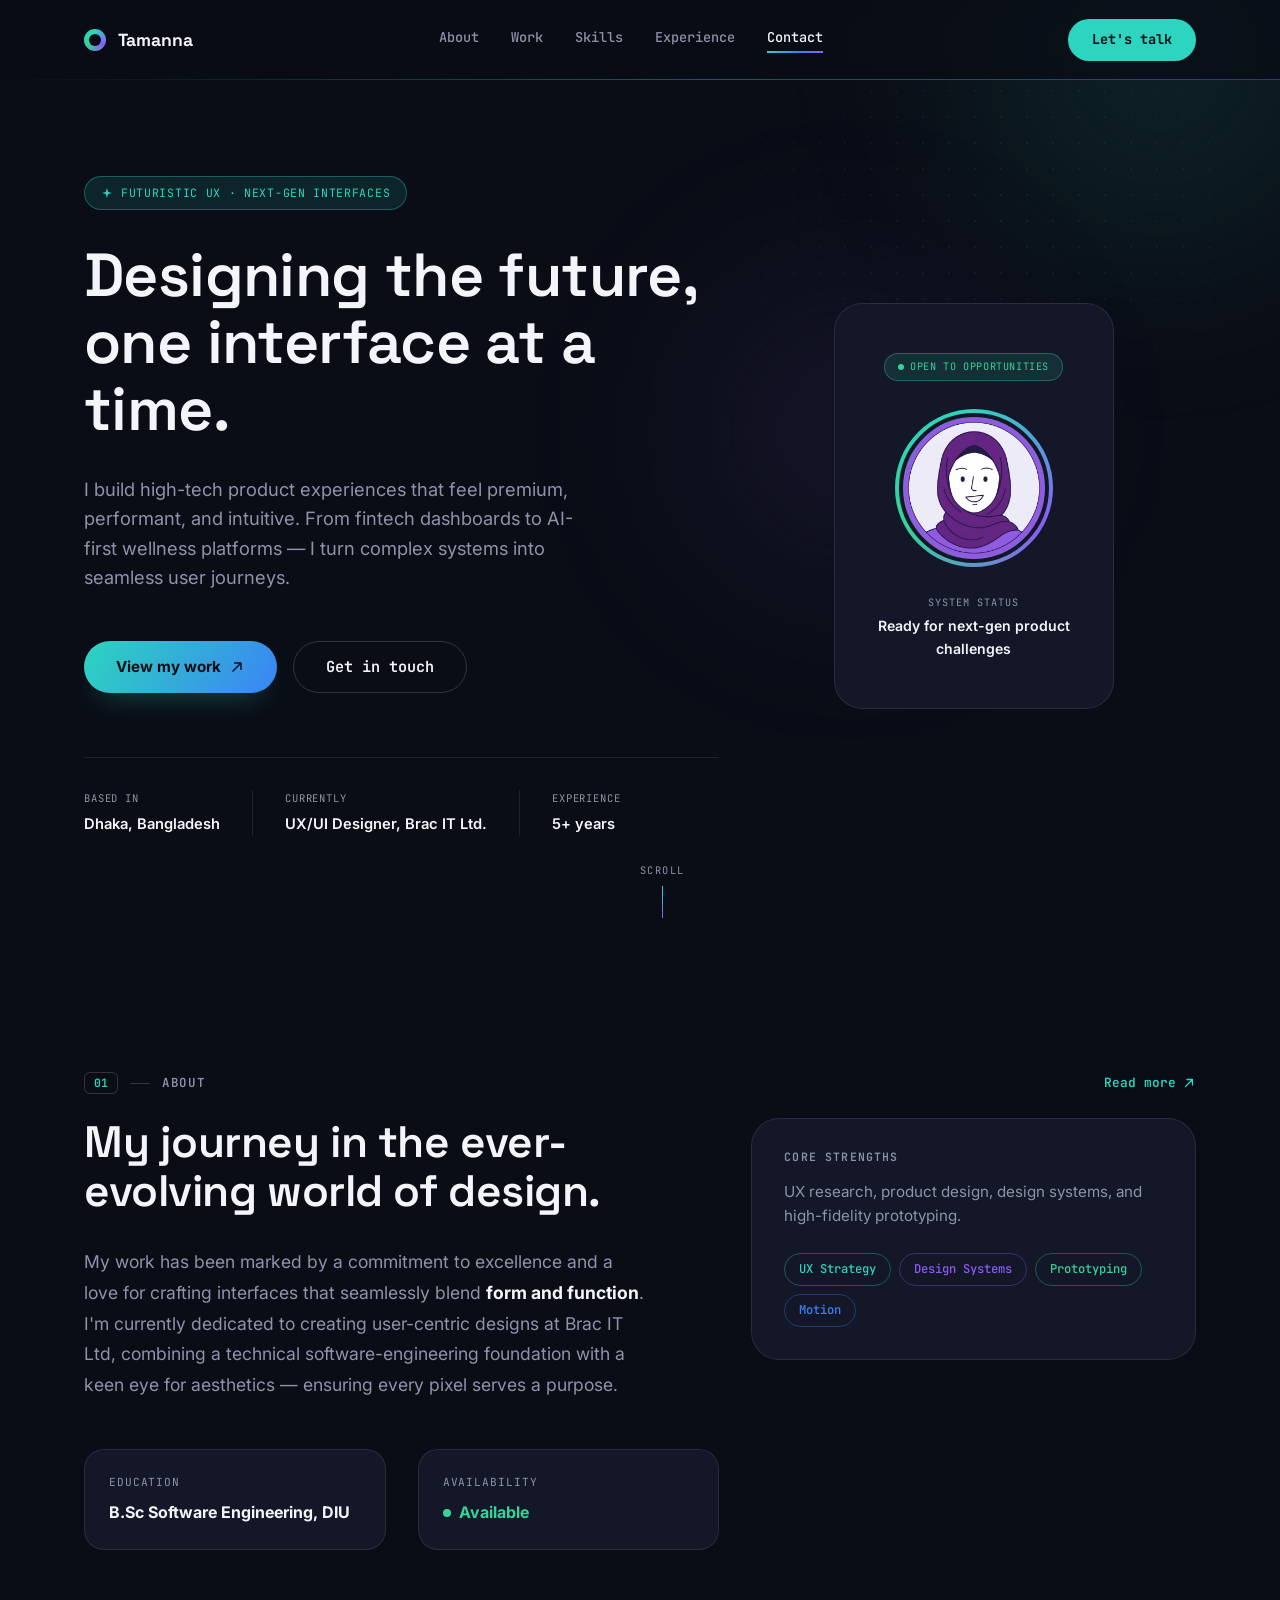
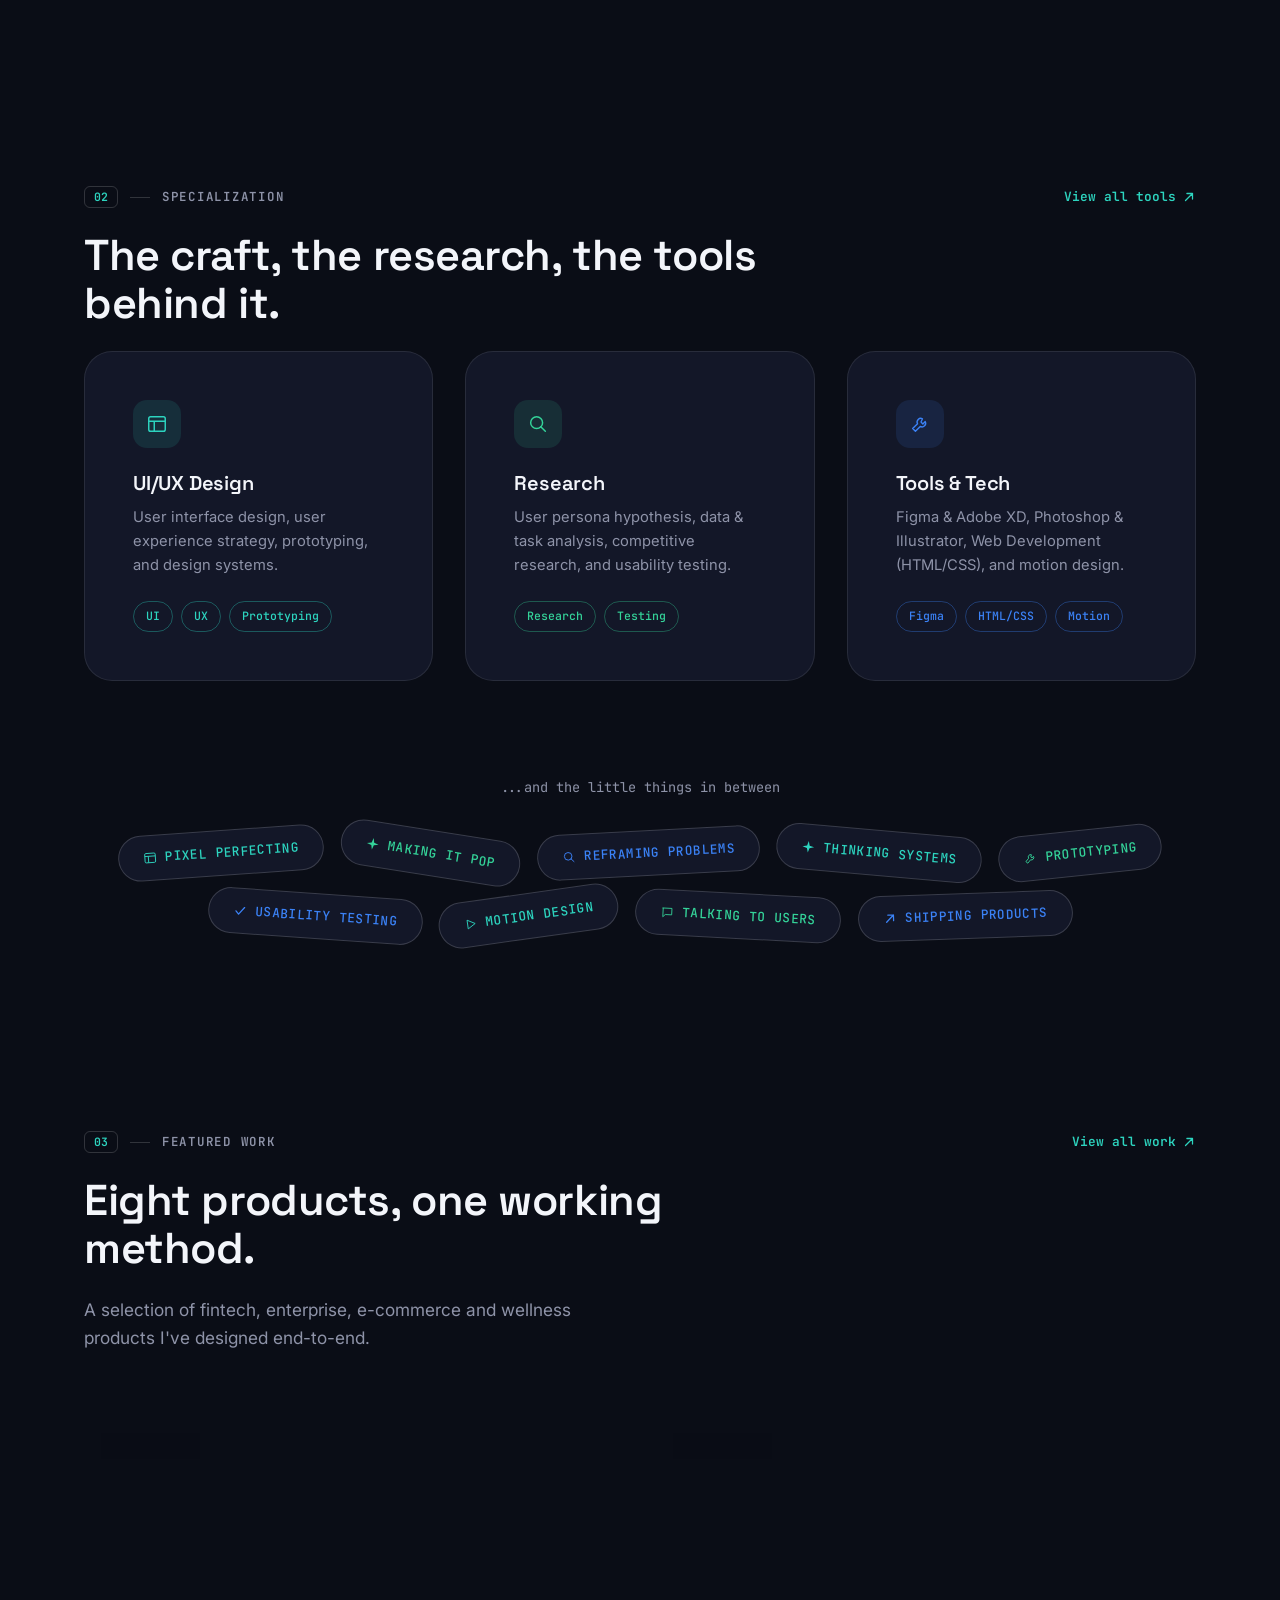
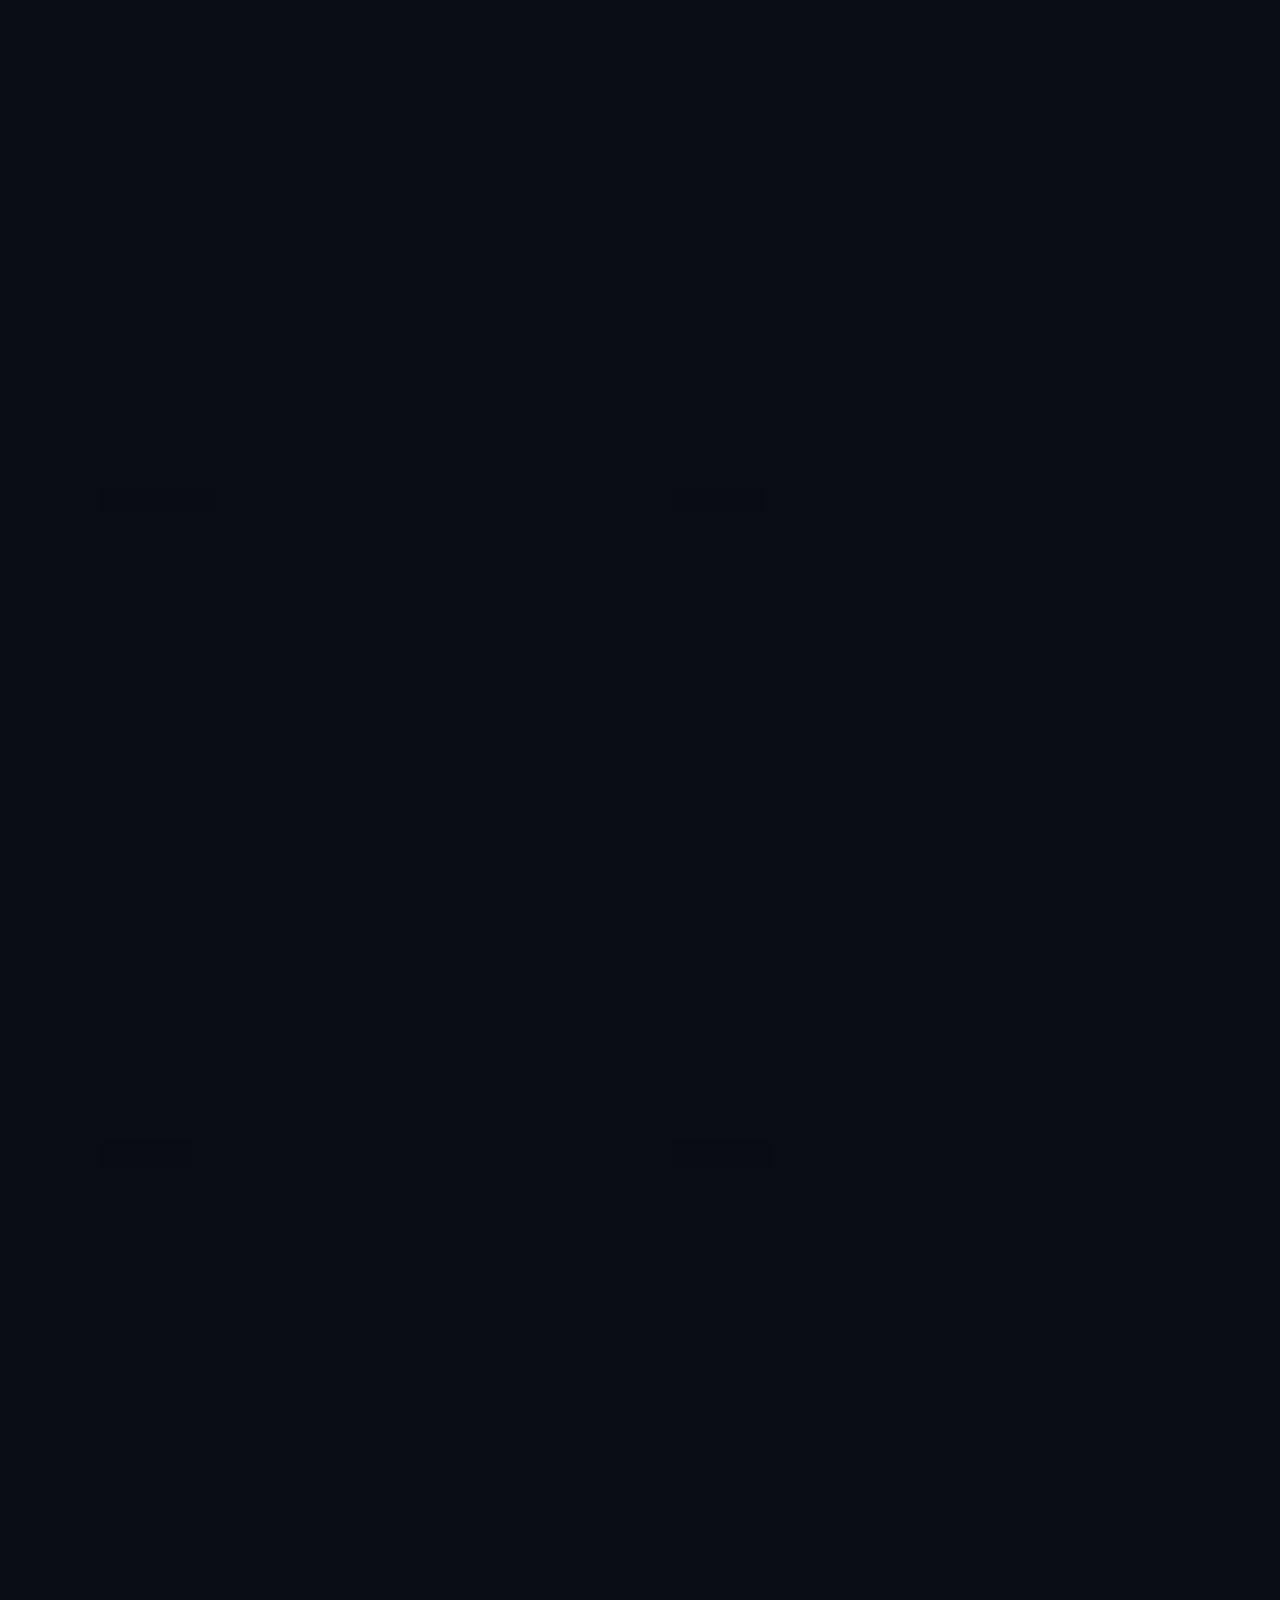
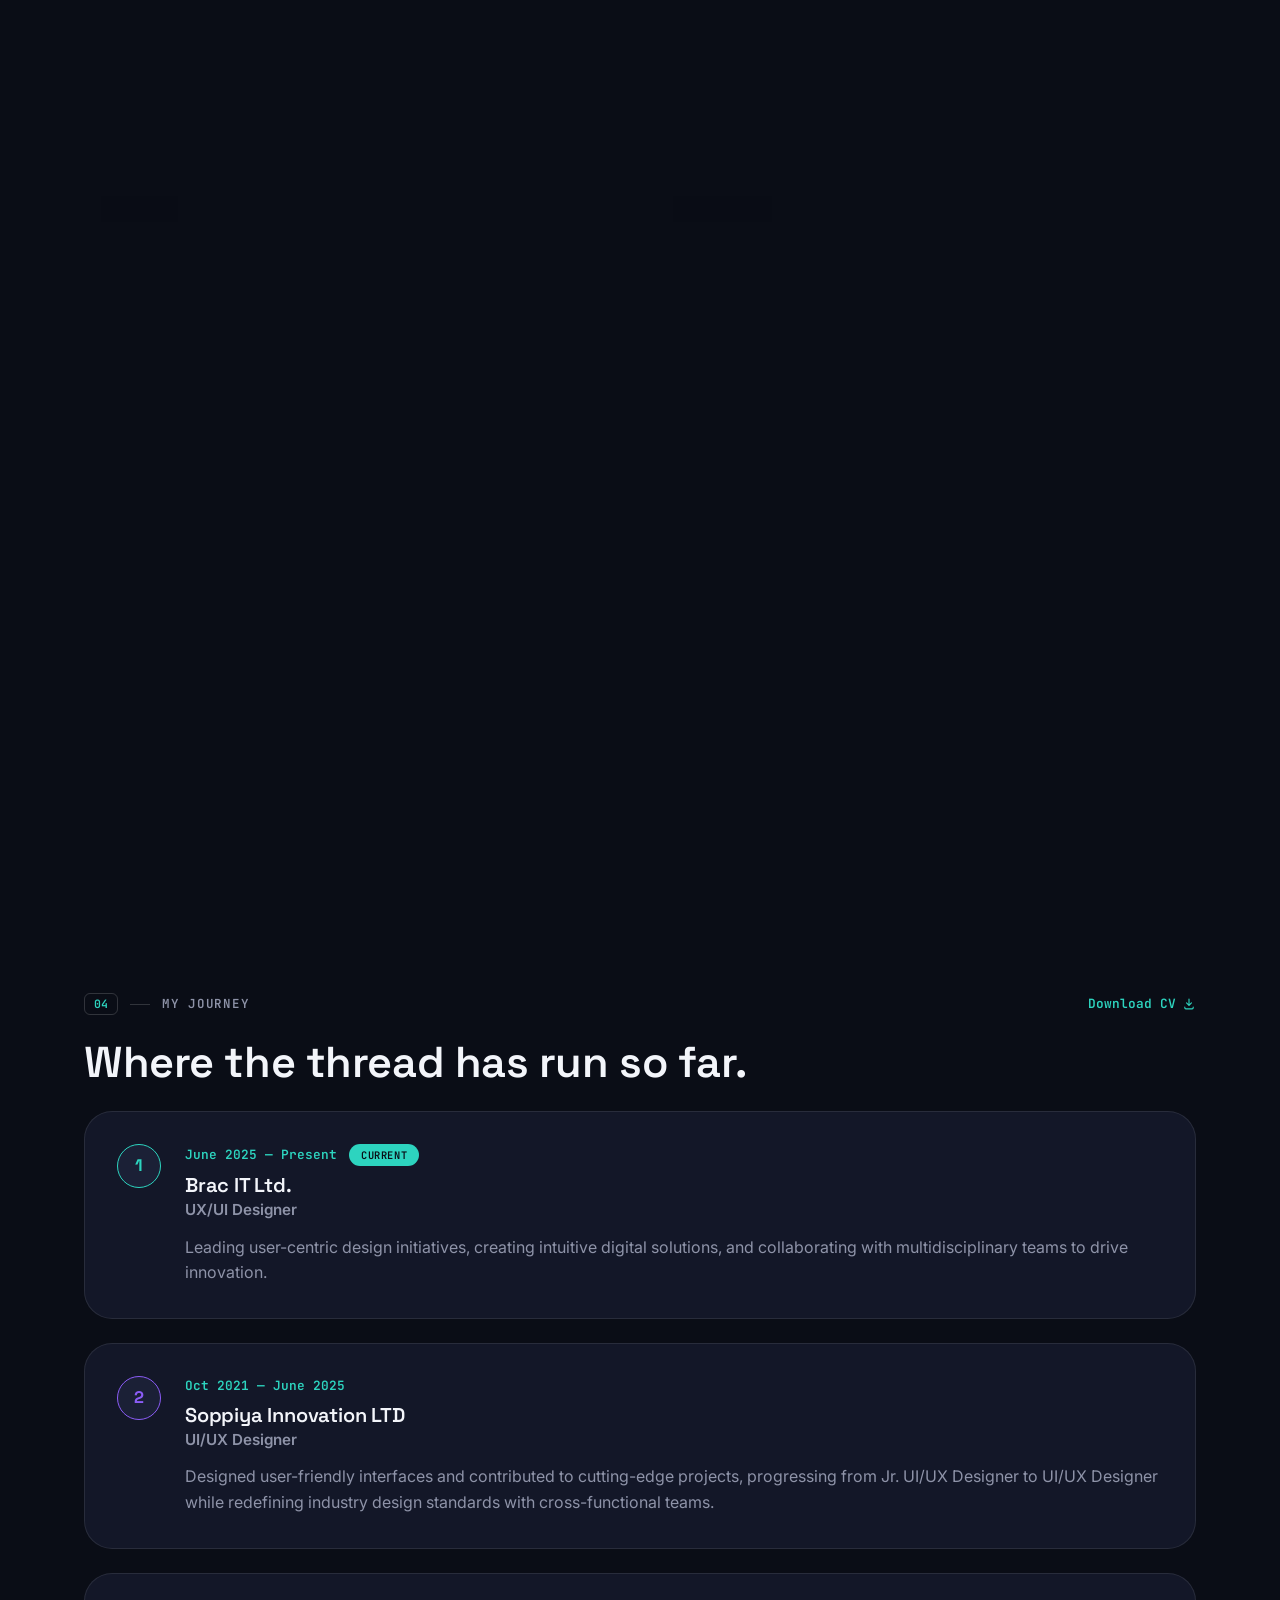
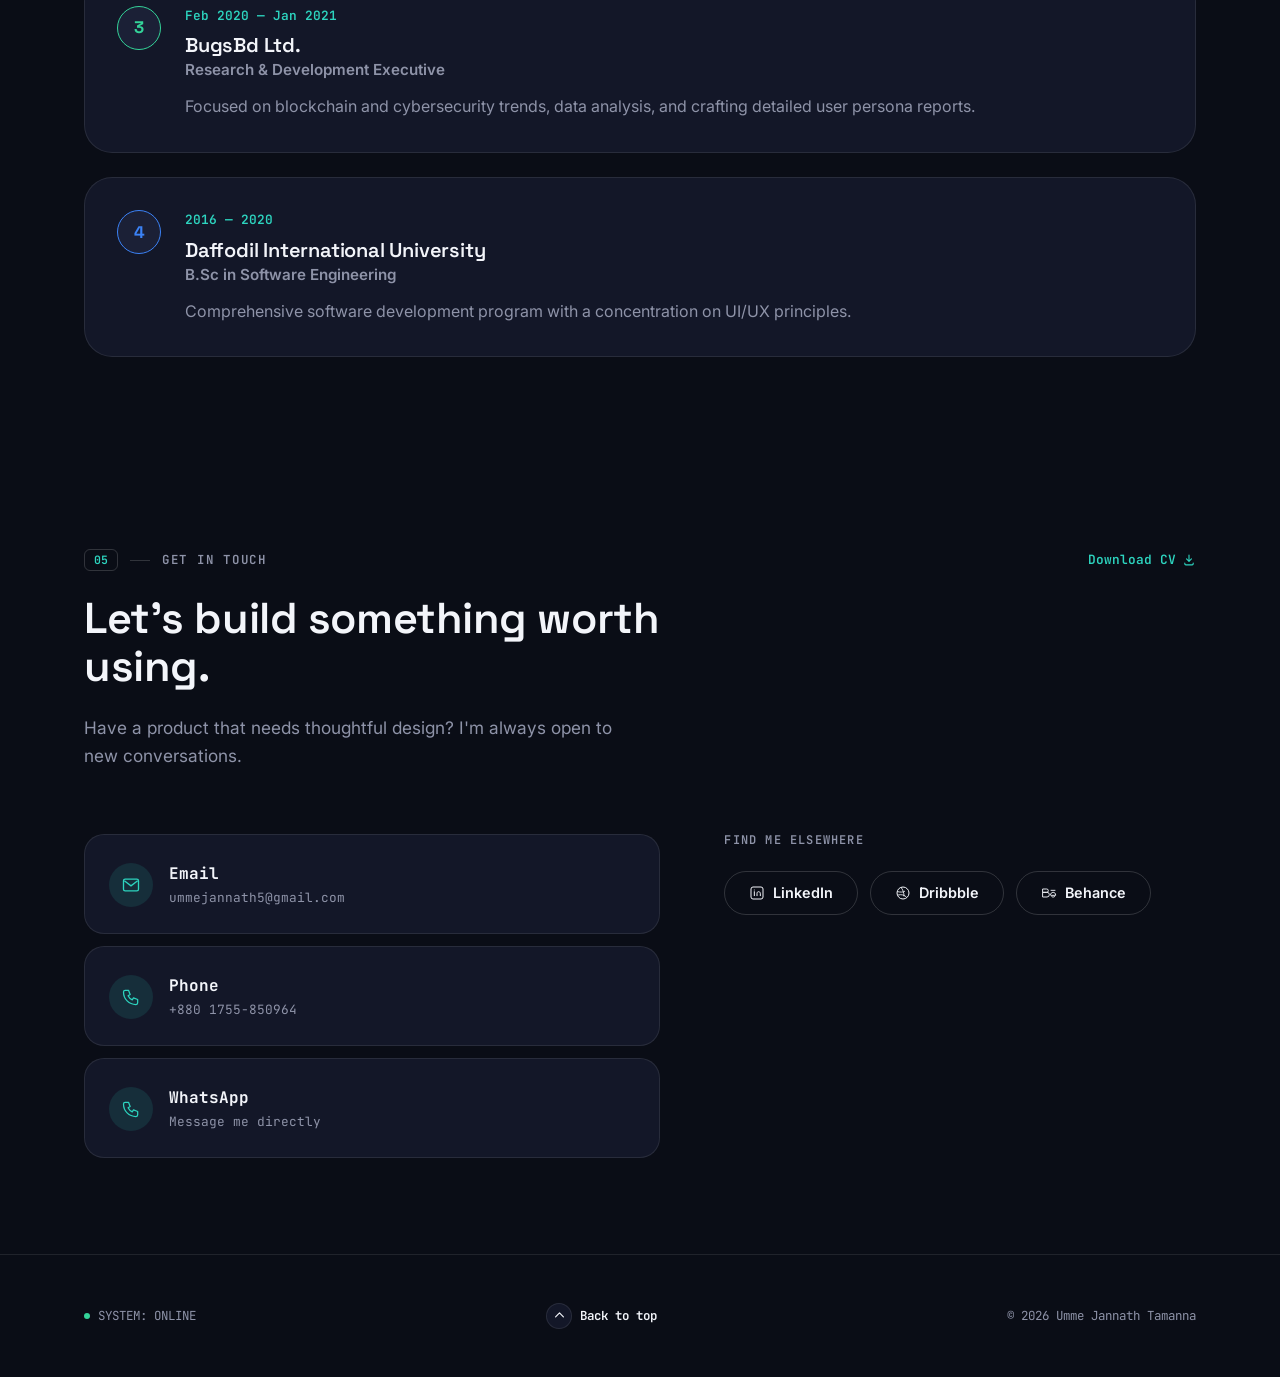
<file: src/futuristic.html>
<!DOCTYPE html>
<html lang="en">
<head>
<meta charset="UTF-8">
<meta name="viewport" content="width=device-width, initial-scale=1.0">
<title>Umme Jannath Tamanna — Product Designer</title>
<meta name="description" content="Umme Jannath Tamanna is a Product/UX-UI Designer in Dhaka crafting user-centric fintech, e-commerce and enterprise experiences at Brac IT Ltd.">
<link rel="icon" href="data:image/svg+xml,%3Csvg xmlns='http://www.w3.org/2000/svg' viewBox='0 0 32 32'%3E%3Cdefs%3E%3ClinearGradient id='g' x1='0' y1='0' x2='1' y2='1'%3E%3Cstop offset='0' stop-color='%232DD4BF'/%3E%3Cstop offset='1' stop-color='%238B5CF6'/%3E%3C/linearGradient%3E%3C/defs%3E%3Crect width='32' height='32' rx='8' fill='%230B0E17'/%3E%3Ccircle cx='16' cy='16' r='9' fill='none' stroke='url(%23g)' stroke-width='3'/%3E%3C/svg%3E">
<link rel="preconnect" href="https://fonts.googleapis.com">
<link rel="preconnect" href="https://fonts.gstatic.com" crossorigin>
<link href="https://fonts.googleapis.com/css2?family=Space+Grotesk:wght@500;600;700&family=Inter:wght@400;500;600;700;800&family=JetBrains+Mono:wght@400;500;600;700&display=swap" rel="stylesheet">
<style>
  :root{
    --bg:#0A0D16;
    --surface:#131728;
    --surface-2:#1B2036;
    --ink:#F3F5FA;
    --ink-muted:#8E93A8;
    --rule:rgba(255,255,255,.09);
    --rule-strong:rgba(255,255,255,.16);

    --cyan:#2DD4BF;
    --cyan-tint:rgba(45,212,191,.12);
    --purple:#8B5CF6;
    --purple-tint:rgba(139,92,246,.12);
    --green:#34D399;
    --green-tint:rgba(52,211,153,.12);
    --blue:#3B82F6;
    --blue-tint:rgba(59,130,246,.12);

    --grad-1: linear-gradient(120deg, var(--cyan) 0%, var(--blue) 55%, var(--purple) 100%);

    --space-1:4px;  --space-2:8px;  --space-3:12px; --space-4:16px;
    --space-5:24px; --space-6:32px; --space-7:48px; --space-8:64px;
    --space-9:96px; --space-10:140px;

    --radius-sm:12px; --radius-md:20px; --radius-lg:28px; --radius-pill:999px;

    --font-display:"Space Grotesk", "Liberation Sans", Arial, sans-serif;
    --font:"Inter", -apple-system, BlinkMacSystemFont, sans-serif;
    --font-mono:"JetBrains Mono", "SFMono-Regular", Menlo, monospace;

    --ease-out: cubic-bezier(.16,1,.3,1);
    --header-h: 80px;
    --margin: 64px;
  }
  @media (max-width:760px){ :root{ --margin: 24px; --header-h:72px; } }

  *,*::before,*::after{ box-sizing:border-box; }
  html{ scroll-behavior:smooth; }
  body{
    margin:0; background:var(--bg); color:var(--ink);
    font-family:var(--font); font-size:16px; line-height:1.6;
    -webkit-font-smoothing:antialiased;
  }
  img{ max-width:100%; display:block; }
  a{ color:inherit; text-decoration:none; }
  ul,ol{ margin:0; padding:0; list-style:none; }
  h1,h2,h3,h4{ margin:0; font-family:var(--font-display); font-weight:600; letter-spacing:-0.01em; line-height:1.1; }
  p{ margin:0; }
  button{ font:inherit; color:inherit; background:none; border:none; cursor:pointer; }
  section{ scroll-margin-top: var(--header-h); }

  :focus-visible{ outline:2px solid var(--cyan); outline-offset:3px; border-radius:4px; }

  @media (prefers-reduced-motion: reduce){
    html{ scroll-behavior:auto; }
    *,*::before,*::after{ animation-duration:0.001ms !important; animation-iteration-count:1 !important; transition-duration:0.001ms !important; scroll-behavior:auto !important; }
  }

  ::-webkit-scrollbar{ width:10px; height:10px; }
  ::-webkit-scrollbar-track{ background:var(--bg); }
  ::-webkit-scrollbar-thumb{ background:linear-gradient(var(--cyan),var(--purple)); border-radius:6px; border:2px solid var(--bg); }

  .wrap{ max-width:1240px; margin:0 auto; padding:0 var(--margin); position:relative; }
  .sr-only{ position:absolute; width:1px; height:1px; padding:0; margin:-1px; overflow:hidden; clip:rect(0,0,0,0); white-space:nowrap; border:0; }

  .skip-link{
    position:fixed; top:-100px; left:var(--margin); z-index:1000;
    background:var(--cyan); color:var(--bg); border-radius:var(--radius-sm);
    padding:var(--space-3) var(--space-5); font-weight:700; transition:top .2s var(--ease-out);
  }
  .skip-link:focus{ top:var(--space-4); }

  /* ---------- HUD eyebrow + section header ---------- */
  .sec-head{ display:flex; align-items:center; justify-content:space-between; gap:var(--space-4); flex-wrap:wrap; margin-bottom:var(--space-5); }
  .eyebrow-hud{ display:flex; align-items:center; gap:var(--space-3); font-family:var(--font-mono); }
  .hud-index{
    display:inline-flex; align-items:center; justify-content:center; min-width:34px; height:22px;
    border:1px solid var(--rule-strong); border-radius:6px; font-size:.72rem; font-weight:600; color:var(--cyan);
  }
  .hud-rule{ width:20px; height:1px; background:var(--rule-strong); }
  .hud-label{ font-size:.78rem; font-weight:600; text-transform:uppercase; letter-spacing:.14em; color:var(--ink-muted); }
  .sec-link{ display:inline-flex; align-items:center; gap:6px; font-family:var(--font-mono); font-size:.8rem; font-weight:600; color:var(--cyan); }
  .sec-link svg{ width:14px; height:14px; transition:transform .2s var(--ease-out); }
  .sec-link:hover svg{ transform:translate(2px,-2px); }

  .section-title{ font-size:clamp(1.9rem,3.8vw,2.7rem); max-width:680px; margin-bottom:var(--space-5); }
  .section-lede{ color:var(--ink-muted); font-size:1.08rem; max-width:560px; margin-bottom:var(--space-8); }

  .grid{ display:grid; grid-template-columns:repeat(12,1fr); column-gap:var(--space-6); }
  @media (max-width:860px){
    .grid{ grid-template-columns:1fr; row-gap:var(--space-6); }
    .grid > *{ grid-column:1 / -1 !important; }
  }

  /* ---------- Buttons ---------- */
  .btn{
    display:inline-flex; align-items:center; justify-content:center; gap:var(--space-2);
    min-height:52px; padding:0 var(--space-6);
    font-weight:700; font-size:.95rem; border-radius:var(--radius-pill);
    transition:background-position .4s var(--ease-out), color .2s var(--ease-out), transform .2s var(--ease-out), border-color .2s var(--ease-out), box-shadow .3s var(--ease-out);
  }
  .btn-primary{
    background-image:var(--grad-1); background-size:200% 100%; background-position:0% 0%;
    color:var(--bg); box-shadow:0 14px 30px -16px rgba(45,212,191,.45);
  }
  .btn-primary:hover{ background-position:100% 0%; transform:translateY(-2px); }
  .btn-outline{ border:1.5px solid var(--rule-strong); color:var(--ink); font-family:var(--font-mono); font-weight:600; }
  .btn-outline:hover{ border-color:var(--cyan); background:var(--surface); }
  .btn-magnetic{ will-change:transform; }

  /* ---------- Header ---------- */
  header{
    position:fixed; top:0; left:0; right:0; z-index:900; height:var(--header-h);
    background:rgba(10,13,22,.78); backdrop-filter:blur(10px); -webkit-backdrop-filter:blur(10px);
  }
  header::after{
    content:""; position:absolute; left:0; right:0; bottom:0; height:1px;
    background:linear-gradient(90deg, transparent, var(--cyan), var(--purple), var(--green), transparent);
    background-size:220% 100%; opacity:.4; animation:lineShimmer 7s linear infinite;
  }
  @keyframes lineShimmer{ to{ background-position:-220% 0; } }
  .nav-inner{ height:100%; display:flex; align-items:center; justify-content:space-between; }
  .logo{ display:flex; align-items:center; gap:var(--space-3); font-family:var(--font-display); font-weight:700; font-size:1.1rem; }
  .logo-orb{ width:22px; height:22px; border-radius:50%; flex-shrink:0; background:conic-gradient(from 0deg, var(--cyan), var(--purple), var(--green), var(--cyan)); animation:orbSpin 6s linear infinite; position:relative; }
  .logo-orb::after{ content:""; position:absolute; inset:5px; border-radius:50%; background:var(--bg); }
  @keyframes orbSpin{ to{ transform:rotate(360deg); } }

  .nav-links{ display:flex; align-items:center; gap:var(--space-6); }
  .nav-links a{ position:relative; display:flex; align-items:center; font-family:var(--font-mono); font-size:.85rem; font-weight:500; color:var(--ink-muted); padding-bottom:4px; }
  .nav-links a::after{ content:""; position:absolute; left:0; right:100%; bottom:0; height:2px; background:var(--grad-1); transition:right .25s var(--ease-out); }
  .nav-links a:hover{ color:var(--ink); }
  .nav-links a:hover::after, .nav-links a.active::after{ right:0; }
  .nav-links a.active{ color:var(--ink); }

  .nav-cta{
    display:inline-flex; align-items:center; min-height:42px; padding:0 var(--space-5);
    background:var(--cyan); color:var(--bg); font-size:.85rem; font-family:var(--font-mono); font-weight:700; border-radius:var(--radius-pill);
    transition:opacity .18s var(--ease-out);
  }
  .nav-cta:hover{ opacity:.85; }

  .menu-btn{ display:none; width:44px; height:44px; align-items:center; justify-content:center; color:var(--ink); }
  .menu-btn svg{ width:22px; height:22px; }

  .mobile-panel{
    display:none; position:fixed; inset:var(--header-h) 0 0 0; z-index:850;
    background:var(--bg); padding:var(--space-7) var(--margin);
    transform:translateY(-8px); opacity:0; pointer-events:none;
    transition:opacity .2s var(--ease-out), transform .2s var(--ease-out);
  }
  .mobile-panel.open{ opacity:1; transform:none; pointer-events:auto; }
  .mobile-panel a{
    display:flex; align-items:center; gap:var(--space-4); font-size:1.6rem; font-family:var(--font-display); font-weight:600;
    padding:var(--space-4) 0; border-bottom:1px solid var(--rule); color:var(--ink);
  }
  .mobile-panel .hud-index{ font-size:.85rem; }

  @media (max-width:860px){
    .nav-links, .nav-cta{ display:none; }
    .menu-btn{ display:flex; }
    .mobile-panel{ display:block; }
  }

  /* ---------- Glow card system ---------- */
  @property --angle{ syntax:'<angle>'; inherits:false; initial-value:0deg; }
  .glow-card{
    position:relative; background:var(--surface); border:1px solid var(--rule); border-radius:var(--radius-lg);
    transition:transform .3s var(--ease-out), border-color .3s var(--ease-out);
  }
  .glow-card::before{
    content:""; position:absolute; inset:0; border-radius:inherit; padding:1.5px;
    background:conic-gradient(from var(--angle,0deg), transparent 0%, var(--cyan) 20%, var(--blue) 40%, var(--purple) 60%, transparent 75%);
    -webkit-mask:linear-gradient(#000 0 0) content-box, linear-gradient(#000 0 0);
    -webkit-mask-composite:xor; mask-composite:exclude;
    opacity:0; transition:opacity .35s var(--ease-out); animation:spinAngle 3.5s linear infinite; pointer-events:none;
  }
  @keyframes spinAngle{ to{ --angle:360deg; } }
  .glow-card::after{
    content:""; position:absolute; inset:0; border-radius:inherit; pointer-events:none; opacity:0;
    background:radial-gradient(260px circle at var(--mx,50%) var(--my,50%), rgba(45,212,191,.14), transparent 62%);
    transition:opacity .3s var(--ease-out);
  }
  .glow-card:hover, .glow-card:focus-within{ transform:translateY(-4px); border-color:transparent; }
  .glow-card:hover::before, .glow-card:focus-within::before{ opacity:1; }
  .glow-card:hover::after, .glow-card:focus-within::after{ opacity:1; }

  /* ---------- Hero ---------- */
  .hero{ padding:calc(var(--header-h) + var(--space-9)) 0 var(--space-9); overflow:hidden; position:relative; }
  .hero-inner{ grid-column:1/8; position:relative; z-index:1; }
  .hero-decor{ grid-column:8/13; position:relative; display:flex; align-items:center; z-index:1; }
  @media (max-width:900px){ .hero-inner,.hero-decor{ grid-column:1/-1; } .hero-decor{ margin-top:var(--space-8); } }

  .hero-badge{
    display:inline-flex; align-items:center; gap:8px; padding:7px 16px; border-radius:var(--radius-pill);
    border:1px solid rgba(45,212,191,.35); background:var(--cyan-tint);
    font-family:var(--font-mono); font-size:.72rem; letter-spacing:.06em; text-transform:uppercase; color:var(--cyan);
    margin-bottom:var(--space-6);
  }
  .hero-badge svg{ width:12px; height:12px; }

  .hero h1{ font-size:clamp(2.4rem,5.4vw,3.8rem); max-width:640px; }

  .hero .lede{ margin-top:var(--space-6); font-size:1.15rem; color:var(--ink-muted); max-width:520px; }
  .hero-actions{ display:flex; gap:var(--space-4); margin-top:var(--space-7); flex-wrap:wrap; }

  .hero-meta{ display:flex; gap:var(--space-6); margin-top:var(--space-8); padding-top:var(--space-6); border-top:1px solid var(--rule); flex-wrap:wrap; }
  .hero-meta > div{ padding-left:var(--space-6); border-left:1px solid var(--rule); }
  .hero-meta > div:first-child{ padding-left:0; border-left:none; }
  .hero-meta .m-label{ font-family:var(--font-mono); font-size:.66rem; text-transform:uppercase; letter-spacing:.08em; color:var(--ink-muted); margin-bottom:6px; }
  .hero-meta .m-value{ font-size:.92rem; font-weight:600; color:var(--ink); }

  .hero-status-card{ background:var(--surface); border:1px solid var(--rule); border-radius:var(--radius-lg); padding:var(--space-7) var(--space-6); text-align:center; max-width:280px; margin:0 auto; }
  .hero-status-badge{
    display:inline-flex; align-items:center; gap:6px; padding:5px 13px; border-radius:var(--radius-pill);
    background:var(--green-tint); border:1px solid rgba(52,211,153,.35); color:var(--green);
    font-family:var(--font-mono); font-size:.64rem; text-transform:uppercase; letter-spacing:.06em; margin-bottom:var(--space-6);
  }
  .hero-status-badge .dot{ width:6px; height:6px; border-radius:50%; background:var(--green); animation:hudPulse 2.2s ease-in-out infinite; }
  @keyframes hudPulse{ 0%,100%{ opacity:1; } 50%{ opacity:.35; } }
  .hero-avatar-ring{ width:150px; height:150px; border-radius:50%; margin:0 auto var(--space-6); position:relative; }
  .hero-avatar-ring::before{ content:""; position:absolute; inset:-4px; border-radius:50%; background:conic-gradient(from 0deg, var(--cyan), var(--purple), var(--green), var(--cyan)); animation:ringSpin 8s linear infinite; }
  .hero-avatar-ring img{ position:relative; width:100%; height:100%; border-radius:50%; object-fit:cover; border:4px solid var(--surface); }
  @keyframes ringSpin{ to{ transform:rotate(360deg); } }
  .hero-status-label{ font-family:var(--font-mono); font-size:.64rem; text-transform:uppercase; letter-spacing:.1em; color:var(--ink-muted); margin-bottom:4px; }
  .hero-status-text{ font-size:.88rem; color:var(--ink); font-weight:600; }

  /* ---------- Hero: subtle kinetic background ---------- */
  .hero-bg{ position:absolute; inset:0; z-index:0; overflow:hidden; pointer-events:none; }
  .hero-bg .blob{ position:absolute; border-radius:50%; filter:blur(80px); }
  .hero-bg .blob-a{ width:560px; height:560px; top:-220px; right:-160px; background:radial-gradient(circle, rgba(45,212,191,.14), transparent 70%); animation:driftA 20s ease-in-out infinite; }
  .hero-bg .blob-b{ width:460px; height:460px; top:200px; right:200px; background:radial-gradient(circle, rgba(139,92,246,.12), transparent 70%); animation:driftB 24s ease-in-out infinite; }
  @keyframes driftA{ 0%,100%{ transform:translate(0,0); } 50%{ transform:translate(-30px,25px); } }
  @keyframes driftB{ 0%,100%{ transform:translate(0,0); } 50%{ transform:translate(25px,-20px); } }
  .hero-bg .dots{
    position:absolute; inset:0;
    background-image:radial-gradient(rgba(255,255,255,.06) 1.4px, transparent 1.4px);
    background-size:26px 26px;
    -webkit-mask-image:radial-gradient(560px 420px at 78% 22%, #000, transparent 72%);
    mask-image:radial-gradient(560px 420px at 78% 22%, #000, transparent 72%);
  }

  @keyframes heroUp{ from{ opacity:0; filter:blur(6px); transform:translateY(18px); } to{ opacity:1; filter:blur(0); transform:none; } }
  .hero-inner > *{ opacity:0; animation:heroUp .7s var(--ease-out) forwards; }
  .hero-badge{ animation-delay:.02s; }
  .hero-inner h1{ animation-delay:.1s; }
  .hero-inner .lede{ animation-delay:.26s; }
  .hero-inner .hero-actions{ animation-delay:.4s; }
  .hero-inner .hero-meta{ animation-delay:.5s; }

  .scroll-cue{
    position:absolute; left:50%; bottom:14px; transform:translateX(-50%); z-index:1;
    display:flex; flex-direction:column; align-items:center; gap:var(--space-2);
    font-family:var(--font-mono); font-size:.65rem; letter-spacing:.14em; color:var(--ink-muted);
    opacity:0; animation:heroUp .6s var(--ease-out) 1s forwards;
  }
  .scroll-cue .rail{ width:1.5px; height:32px; background:linear-gradient(var(--cyan), var(--purple)); position:relative; overflow:hidden; }
  .scroll-cue .rail span{ position:absolute; left:0; top:-30%; width:100%; height:30%; background:var(--bg); animation:scrollDot 1.8s ease-in-out infinite; }
  @keyframes scrollDot{ 0%,100%{ transform:translateY(0); opacity:1; } 50%{ transform:translateY(14px); opacity:.25; } }
  @media (max-width:760px){ .scroll-cue{ display:none; } }

  /* ---------- About ---------- */
  .about{ padding:var(--space-10) 0; }
  .about-grid{ align-items:start; }
  .about-text{ grid-column:1/8; }
  .about-side{ grid-column:8/13; }
  @media (max-width:900px){ .about-text,.about-side{ grid-column:1/-1; } }

  .about .section-title{ font-size:clamp(2rem,4vw,2.75rem); margin-bottom:var(--space-6); max-width:520px; }
  .about-body{ color:var(--ink-muted); font-size:1.1rem; line-height:1.75; max-width:560px; margin-bottom:var(--space-7); }
  .about-body strong{ color:var(--ink); font-weight:700; }

  .about-stats{ display:flex; gap:var(--space-6); flex-wrap:wrap; }
  .about-stats .stat{ padding:var(--space-5); background:var(--surface); border:1px solid var(--rule); border-radius:var(--radius-md); flex:1; min-width:180px; }
  .about-stats .m-label{ font-family:var(--font-mono); font-size:.7rem; text-transform:uppercase; letter-spacing:.08em; color:var(--ink-muted); margin-bottom:8px; }
  .about-stats .m-value{ font-size:1rem; font-weight:700; color:var(--ink); }
  .about-stats .m-value.available{ display:flex; align-items:center; gap:8px; color:var(--green); }
  .about-stats .m-value .dot{ width:8px; height:8px; border-radius:50%; background:var(--green); animation:hudPulse 2s ease-in-out infinite; }

  .strengths-card{ padding:var(--space-6); }
  .strengths-card h3{ font-family:var(--font-mono); font-size:.72rem; text-transform:uppercase; letter-spacing:.1em; color:var(--ink-muted); margin-bottom:var(--space-4); }
  .strengths-card p{ color:var(--ink-muted); font-size:.95rem; line-height:1.6; margin-bottom:var(--space-5); }
  .pill-row{ display:flex; flex-wrap:wrap; gap:var(--space-2); }
  .pill{
    display:inline-flex; align-items:center; padding:6px 14px; border-radius:var(--radius-pill);
    border:1px solid var(--rule-strong); font-family:var(--font-mono); font-size:.76rem; font-weight:500; color:var(--ink);
  }
  .pill.c-cyan{ border-color:rgba(45,212,191,.35); color:var(--cyan); }
  .pill.c-purple{ border-color:rgba(139,92,246,.35); color:var(--purple); }
  .pill.c-green{ border-color:rgba(52,211,153,.35); color:var(--green); }
  .pill.c-blue{ border-color:rgba(59,130,246,.35); color:var(--blue); }

  .social-row{ display:flex; gap:var(--space-3); flex-wrap:wrap; }
  .social-pill{
    display:inline-flex; align-items:center; gap:var(--space-2); min-height:44px;
    padding:var(--space-2) var(--space-5); border:1.5px solid var(--rule-strong); border-radius:var(--radius-pill);
    font-size:.9rem; font-weight:600; color:var(--ink); transition:border-color .2s var(--ease-out), background .2s var(--ease-out);
  }
  .social-pill:hover{ border-color:var(--cyan); background:var(--surface); }

  /* ---------- Skills ---------- */
  .skills{ padding:var(--space-9) 0; position:relative; }
  .skills-grid{ grid-column:1/-1; display:grid; grid-template-columns:repeat(3,1fr); gap:var(--space-6); }
  @media (max-width:860px){ .skills-grid{ grid-template-columns:1fr; } }
  .skill-card{ padding:var(--space-7); }
  .skill-badge{ width:48px; height:48px; border-radius:14px; display:flex; align-items:center; justify-content:center; margin-bottom:var(--space-5); }
  .skill-badge svg{ width:22px; height:22px; }
  .skill-badge.c-cyan{ background:var(--cyan-tint); color:var(--cyan); }
  .skill-badge.c-green{ background:var(--green-tint); color:var(--green); }
  .skill-badge.c-blue{ background:var(--blue-tint); color:var(--blue); }
  .skill-card h3{ font-size:1.25rem; margin-bottom:var(--space-3); }
  .skill-card > p{ color:var(--ink-muted); font-size:.92rem; line-height:1.6; margin-bottom:var(--space-5); }
  .skill-card .pill-row{ gap:var(--space-2); }
  .skill-card .pill{ font-size:.72rem; padding:5px 12px; }

  .tag-cloud-label{ grid-column:1/-1; text-align:center; color:var(--ink-muted); font-family:var(--font-mono); font-size:.85rem; margin-top:var(--space-9); }
  .tag-cloud{
    grid-column:1/-1; display:flex; flex-wrap:wrap; justify-content:center; align-items:center;
    gap:var(--space-4); margin-top:var(--space-6); padding:0 var(--space-4); list-style:none;
  }
  .tag-pill{
    --tx:0px; --ty:-170px; --s:1;
    position:relative; display:inline-flex; align-items:center; gap:var(--space-2);
    padding:var(--space-3) var(--space-5); border-radius:var(--radius-pill); background:var(--surface);
    border:1px solid var(--rule-strong);
    font-family:var(--font-mono); font-weight:500; font-size:.8rem;
    text-transform:uppercase; letter-spacing:.03em; white-space:nowrap;
    opacity:0;
    transform:translate(var(--tx),var(--ty)) rotate(var(--r,0deg)) scale(var(--s));
    transition:transform .3s var(--ease-out), box-shadow .3s var(--ease-out), opacity .3s var(--ease-out), border-color .2s var(--ease-out);
    cursor:grab; touch-action:none; -webkit-user-select:none; user-select:none;
  }
  .tag-pill:hover{ --s:1.06; border-color:var(--cyan); box-shadow:0 14px 28px -16px rgba(45,212,191,.35); }
  .tag-pill.is-dragging{ transition:box-shadow .2s var(--ease-out); cursor:grabbing; z-index:5; box-shadow:0 22px 40px -18px rgba(45,212,191,.4); }
  .tag-pill svg{ width:14px; height:14px; flex-shrink:0; }
  .tag-pill.blue{ color:var(--cyan); }
  .tag-pill.mint{ color:var(--green); }
  .tag-pill.cyan{ color:var(--blue); }

  /* ---------- Work ---------- */
  .work{ padding:var(--space-9) 0; }
  .work-grid{ grid-column:1/-1; display:grid; grid-template-columns:repeat(2,1fr); gap:var(--space-6); }
  @media (max-width:760px){ .work-grid{ grid-template-columns:1fr; } }

  .work-card{ overflow:hidden; display:flex; flex-direction:column; }
  .work-thumb{ aspect-ratio:4/3; overflow:hidden; background:var(--surface-2); position:relative; }
  .work-thumb img{ width:100%; height:100%; object-fit:cover; object-position:top center; transition:transform .4s var(--ease-out); }
  .work-card:hover .work-thumb img{ transform:scale(1.04); }
  .work-thumb::before, .work-thumb::after{
    content:""; position:absolute; width:22px; height:22px; opacity:0; z-index:2;
    transition:opacity .25s var(--ease-out), transform .25s var(--ease-out); pointer-events:none;
  }
  .work-thumb::before{ top:10px; left:10px; border-top:2px solid var(--cyan); border-left:2px solid var(--cyan); transform:translate(-4px,-4px); }
  .work-thumb::after{ bottom:10px; right:10px; border-bottom:2px solid var(--cyan); border-right:2px solid var(--cyan); transform:translate(4px,4px); }
  .work-card:hover .work-thumb::before, .work-card:hover .work-thumb::after{ opacity:1; transform:translate(0,0); }
  .work-badge{
    position:absolute; top:var(--space-4); left:var(--space-4); z-index:2; height:26px; padding:0 var(--space-3);
    border-radius:var(--radius-pill); display:flex; align-items:center; justify-content:center;
    background:rgba(10,13,22,.75); backdrop-filter:blur(4px); font-family:var(--font-mono); font-size:.68rem; color:var(--ink); letter-spacing:.05em;
  }

  .work-body{ padding:var(--space-6); display:flex; flex-direction:column; gap:var(--space-3); flex:1; }
  .work-tags{ display:flex; gap:var(--space-3); flex-wrap:wrap; }
  .tag{ font-family:var(--font-mono); font-size:.68rem; font-weight:500; letter-spacing:.04em; text-transform:uppercase; color:var(--ink-muted); }
  .tag::before{ content:"// "; color:var(--rule-strong); }
  .work-body h3{ font-size:1.2rem; }
  .work-body p{ color:var(--ink-muted); font-size:.95rem; flex:1; }
  .work-link{ display:inline-flex; align-items:center; gap:var(--space-2); margin-top:var(--space-2); font-family:var(--font-mono); font-size:.85rem; font-weight:600; color:var(--cyan); width:fit-content; }
  .work-link svg{ width:15px; height:15px; transition:transform .2s var(--ease-out); }
  .work-link:hover svg{ transform:translate(2px,-2px); }
  .work-link.is-disabled{ color:var(--ink-muted); }

  /* ---------- Experience ---------- */
  .experience{ padding:var(--space-9) 0; }
  .exp-grid{ grid-column:1/-1; position:relative; display:flex; flex-direction:column; gap:var(--space-5); }
  .exp-card{ display:flex; align-items:flex-start; gap:var(--space-5); padding:var(--space-6); }
  .exp-num{
    width:44px; height:44px; border-radius:50%; display:flex; align-items:center; justify-content:center;
    flex-shrink:0; background:var(--surface-2); border:1.5px solid; font-family:var(--font-display); font-weight:700; font-size:1.05rem;
  }
  .exp-num.c-cyan{ border-color:var(--cyan); color:var(--cyan); }
  .exp-num.c-purple{ border-color:var(--purple); color:var(--purple); }
  .exp-num.c-green{ border-color:var(--green); color:var(--green); }
  .exp-num.c-blue{ border-color:var(--blue); color:var(--blue); }
  .exp-top{ display:flex; align-items:center; gap:var(--space-3); flex-wrap:wrap; margin-bottom:var(--space-2); }
  .exp-date{ font-family:var(--font-mono); font-size:.8rem; font-weight:600; color:var(--cyan); }
  .exp-current{
    font-family:var(--font-mono); font-size:.65rem; font-weight:600; text-transform:uppercase; letter-spacing:.06em;
    padding:3px var(--space-3); border-radius:var(--radius-pill); background:var(--cyan); color:var(--bg);
  }
  .exp-card h3{ font-size:1.25rem; }
  .exp-role{ color:var(--ink-muted); font-weight:600; font-size:.95rem; margin-top:2px; }
  .exp-desc{ color:var(--ink-muted); margin-top:var(--space-3); }
  @media (max-width:600px){ .exp-card{ flex-direction:column; } }

  /* ---------- Contact ---------- */
  .contact{ padding:var(--space-9) 0; }
  .contact-panel{ grid-column:1/-1; }
  .contact-grid2{ display:grid; grid-template-columns:1.1fr .9fr; gap:var(--space-8); }
  @media (max-width:820px){ .contact-grid2{ grid-template-columns:1fr; gap:var(--space-7); } }

  .contact-links{ display:flex; flex-direction:column; gap:var(--space-3); }
  .contact-card{
    display:flex; align-items:center; gap:var(--space-4); padding:var(--space-5);
    background:var(--surface); border:1px solid var(--rule); border-radius:var(--radius-md);
    transition:background .2s var(--ease-out), border-color .2s var(--ease-out);
  }
  .contact-card:hover{ border-color:var(--cyan); }
  .contact-card .ic{ width:44px; height:44px; border-radius:50%; background:var(--cyan-tint); display:flex; align-items:center; justify-content:center; flex-shrink:0; }
  .contact-card .ic svg{ width:20px; height:20px; color:var(--cyan); }
  .contact-card strong{ display:block; font-size:1rem; color:var(--ink); }
  .contact-card span{ display:block; font-family:var(--font-mono); font-size:.8rem; color:var(--ink-muted); margin-top:2px; }

  .contact-side h3{ font-family:var(--font-mono); font-size:.75rem; text-transform:uppercase; letter-spacing:.1em; color:var(--ink-muted); margin-bottom:var(--space-5); }

  /* ---------- Footer ---------- */
  footer{ padding:var(--space-7) 0; border-top:1px solid var(--rule); }
  .footer-row{ display:flex; justify-content:space-between; align-items:center; gap:var(--space-4); flex-wrap:wrap; }
  .footer-row p{ font-family:var(--font-mono); font-size:.78rem; color:var(--ink-muted); }
  .status-chip{ display:inline-flex; align-items:center; gap:var(--space-2); }
  .status-chip .dot{ width:6px; height:6px; border-radius:50%; background:var(--green); animation:hudPulse 2.2s ease-in-out infinite; }
  .back-to-top{ display:inline-flex; align-items:center; gap:var(--space-2); font-family:var(--font-mono); font-size:.78rem; font-weight:600; color:var(--ink); }
  .back-to-top .orb{ width:26px; height:26px; border-radius:50%; background:var(--surface); border:1px solid var(--rule); display:flex; align-items:center; justify-content:center; transition:border-color .2s var(--ease-out); }
  .back-to-top:hover .orb{ border-color:var(--cyan); }
  .back-to-top svg{ width:13px; height:13px; }

  .reveal{ opacity:0; filter:blur(6px); transform:translateY(16px); transition:opacity .6s var(--ease-out), transform .6s var(--ease-out), filter .6s var(--ease-out); }
  .reveal.is-visible{ opacity:1; filter:blur(0); transform:none; }
</style>
</head>
<body>

<a class="skip-link" href="#main">Skip to content</a>

<svg style="display:none" aria-hidden="true">
  <symbol id="i-menu" viewBox="0 0 24 24"><path d="M4 7h16M4 12h16M4 17h16" stroke="currentColor" stroke-width="1.8" stroke-linecap="round"/></symbol>
  <symbol id="i-close" viewBox="0 0 24 24"><path d="M6 6l12 12M18 6L6 18" stroke="currentColor" stroke-width="1.8" stroke-linecap="round"/></symbol>
  <symbol id="i-arrow" viewBox="0 0 20 20"><path d="M5 15 L15 5 M7 5h8v8" stroke="currentColor" stroke-width="1.8" fill="none" stroke-linecap="round" stroke-linejoin="round"/></symbol>
  <symbol id="i-check" viewBox="0 0 20 20"><path d="M4 10.5 8 15 16 5" stroke="currentColor" stroke-width="1.8" fill="none" stroke-linecap="round" stroke-linejoin="round"/></symbol>
  <symbol id="i-up" viewBox="0 0 20 20"><path d="M4 12 10 6 16 12" stroke="currentColor" stroke-width="1.8" fill="none" stroke-linecap="round" stroke-linejoin="round"/></symbol>
  <symbol id="i-layout" viewBox="0 0 24 24"><rect x="3" y="4" width="18" height="16" rx="2" stroke="currentColor" stroke-width="1.6" fill="none"/><path d="M3 9h18M9 9v11" stroke="currentColor" stroke-width="1.6"/></symbol>
  <symbol id="i-search" viewBox="0 0 24 24"><circle cx="10.5" cy="10.5" r="6.5" stroke="currentColor" stroke-width="1.6" fill="none"/><path d="M20 20l-5-5" stroke="currentColor" stroke-width="1.6" stroke-linecap="round"/></symbol>
  <symbol id="i-tool" viewBox="0 0 24 24"><path d="M14.7 6.3a4 4 0 0 0-5.4 5.4L4 17l3 3 5.3-5.3a4 4 0 0 0 5.4-5.4l-2.6 2.6-2-2z" stroke="currentColor" stroke-width="1.5" fill="none" stroke-linejoin="round"/></symbol>
  <symbol id="i-mail" viewBox="0 0 24 24"><rect x="3" y="5" width="18" height="14" rx="2" stroke="currentColor" stroke-width="1.6" fill="none"/><path d="M4 7l8 6 8-6" stroke="currentColor" stroke-width="1.6" fill="none"/></symbol>
  <symbol id="i-phone" viewBox="0 0 24 24"><path d="M5 4h4l2 5-2.5 1.5a11 11 0 0 0 5 5L15 13l5 2v4a2 2 0 0 1-2 2C9.5 21 3 14.5 3 6a2 2 0 0 1 2-2z" stroke="currentColor" stroke-width="1.5" fill="none" stroke-linejoin="round"/></symbol>
  <symbol id="i-linkedin" viewBox="0 0 24 24"><rect x="3" y="3" width="18" height="18" rx="3" stroke="currentColor" stroke-width="1.5" fill="none"/><path d="M8 10v6M8 7.5v.01M12 16v-3.5c0-1.4 1-2.5 2.3-2.5S17 11 17 12.5V16" stroke="currentColor" stroke-width="1.5" fill="none" stroke-linecap="round"/></symbol>
  <symbol id="i-dribbble" viewBox="0 0 24 24"><circle cx="12" cy="12" r="9" stroke="currentColor" stroke-width="1.5" fill="none"/><path d="M4 10c4 1 8.5 1 10.5-.5M4.5 15c5-1.5 10 0 12.5 3M9 3.5c3 3.5 4.5 8 4.5 13" stroke="currentColor" stroke-width="1.3" fill="none" stroke-linecap="round"/></symbol>
  <symbol id="i-behance" viewBox="0 0 24 24"><path d="M3 6h5.5a2.5 2.5 0 0 1 0 5H3zM3 11h6a2.7 2.7 0 0 1 0 7H3zM15 8h6M14.2 15c0-2.5 1.8-4 4-4s3.8 1.6 3.8 4.2v.3h-6.6c.1 1.6 1.2 2.6 2.9 2.6 1.1 0 1.9-.4 2.5-1.1" stroke="currentColor" stroke-width="1.4" fill="none" stroke-linecap="round" stroke-linejoin="round"/></symbol>
  <symbol id="i-play" viewBox="0 0 24 24"><path d="M7 4.5v15l13-7.5-13-7.5Z" stroke="currentColor" stroke-width="1.5" fill="none" stroke-linejoin="round"/></symbol>
  <symbol id="i-sparkle" viewBox="0 0 24 24"><path d="M12 2 L14.2 9.8 L22 12 L14.2 14.2 L12 22 L9.8 14.2 L2 12 L9.8 9.8 Z" fill="currentColor"/></symbol>
  <symbol id="i-chat" viewBox="0 0 24 24"><path d="M4 5h16v11H9l-4 4V5Z" stroke="currentColor" stroke-width="1.5" fill="none" stroke-linejoin="round"/></symbol>
  <symbol id="i-download" viewBox="0 0 20 20"><path d="M10 3v9m0 0 3.5-3.5M10 12 6.5 8.5M4 14.5v1a1.5 1.5 0 0 0 1.5 1.5h9a1.5 1.5 0 0 0 1.5-1.5v-1" stroke="currentColor" stroke-width="1.6" fill="none" stroke-linecap="round" stroke-linejoin="round"/></symbol>
</svg>

<header>
  <div class="wrap nav-inner">
    <a href="#top" class="logo">
      <span class="logo-orb" aria-hidden="true"></span>
      Tamanna
    </a>
    <nav class="nav-links" aria-label="Primary">
      <a href="#about">About</a>
      <a href="#work">Work</a>
      <a href="#skills">Skills</a>
      <a href="#experience">Experience</a>
      <a href="#contact">Contact</a>
    </nav>
    <a class="nav-cta" href="#contact">Let's talk</a>
    <button class="menu-btn" id="menuBtn" aria-expanded="false" aria-controls="mobilePanel" aria-label="Open menu">
      <svg><use href="#i-menu"/></svg>
    </button>
  </div>
</header>

<div class="mobile-panel" id="mobilePanel">
  <a href="#about"><span class="hud-index">01</span>About</a>
  <a href="#work"><span class="hud-index">02</span>Work</a>
  <a href="#skills"><span class="hud-index">03</span>Skills</a>
  <a href="#experience"><span class="hud-index">04</span>Experience</a>
  <a href="#contact"><span class="hud-index">05</span>Contact</a>
</div>

<main id="main">

  <!-- Hero -->
  <section id="top" class="hero">
    <div class="hero-bg" aria-hidden="true">
      <div class="blob blob-a"></div>
      <div class="blob blob-b"></div>
      <div class="dots"></div>
    </div>
    <div class="wrap grid">
      <div class="hero-inner">
        <span class="hero-badge"><svg><use href="#i-sparkle"/></svg>Futuristic UX · Next-Gen Interfaces</span>
        <h1>Designing the future, one interface at a time.</h1>
        <p class="lede">I build high-tech product experiences that feel premium, performant, and intuitive. From fintech dashboards to AI-first wellness platforms — I turn complex systems into seamless user journeys.</p>
        <div class="hero-actions">
          <a class="btn btn-primary btn-magnetic" href="#work">View my work <svg width="16" height="16" viewBox="0 0 20 20"><use href="#i-arrow"/></svg></a>
          <a class="btn btn-outline btn-magnetic" href="#contact">Get in touch</a>
        </div>
        <div class="hero-meta">
          <div>
            <p class="m-label">Based in</p>
            <p class="m-value">Dhaka, Bangladesh</p>
          </div>
          <div>
            <p class="m-label">Currently</p>
            <p class="m-value">UX/UI Designer, Brac IT Ltd.</p>
          </div>
          <div>
            <p class="m-label">Experience</p>
            <p class="m-value">5+ years</p>
          </div>
        </div>
      </div>
      <div class="hero-decor">
        <div class="hero-status-card">
          <span class="hero-status-badge"><span class="dot"></span>Open to opportunities</span>
          <div class="hero-avatar-ring">
            <img src="assets/avatar-illustration.png" alt="Illustrated avatar of Tamanna, UX Designer" loading="lazy" decoding="async">
          </div>
          <p class="hero-status-label">System status</p>
          <p class="hero-status-text">Ready for next-gen product challenges</p>
        </div>
      </div>
    </div>
    <a href="#about" class="scroll-cue" aria-label="Scroll to About section">SCROLL<span class="rail"><span></span></span></a>
  </section>

  <!-- About -->
  <section id="about" class="about">
    <div class="wrap">
      <div class="sec-head">
        <div class="eyebrow-hud"><span class="hud-index">01</span><span class="hud-rule"></span><span class="hud-label">About</span></div>
        <a class="sec-link" href="#work">Read more <svg><use href="#i-arrow"/></svg></a>
      </div>
      <div class="grid about-grid">
        <div class="about-text">
          <h2 class="section-title reveal">My journey in the ever-evolving world of design.</h2>
          <p class="about-body reveal">My work has been marked by a commitment to excellence and a love for crafting interfaces that seamlessly blend <strong>form and function</strong>. I'm currently dedicated to creating user-centric designs at Brac IT Ltd, combining a technical software-engineering foundation with a keen eye for aesthetics — ensuring every pixel serves a purpose.</p>

          <div class="about-stats reveal">
            <div class="stat">
              <p class="m-label">Education</p>
              <p class="m-value">B.Sc Software Engineering, DIU</p>
            </div>
            <div class="stat">
              <p class="m-label">Availability</p>
              <p class="m-value available"><span class="dot" aria-hidden="true"></span>Available</p>
            </div>
          </div>
        </div>

        <div class="about-side">
          <div class="strengths-card glow-card reveal">
            <h3>Core Strengths</h3>
            <p>UX research, product design, design systems, and high-fidelity prototyping.</p>
            <div class="pill-row">
              <span class="pill c-cyan">UX Strategy</span>
              <span class="pill c-purple">Design Systems</span>
              <span class="pill c-green">Prototyping</span>
              <span class="pill c-blue">Motion</span>
            </div>
          </div>
        </div>
      </div>
    </div>
  </section>

  <!-- Skills -->
  <section id="skills" class="skills">
    <div class="wrap">
      <div class="sec-head">
        <div class="eyebrow-hud"><span class="hud-index">02</span><span class="hud-rule"></span><span class="hud-label">Specialization</span></div>
        <a class="sec-link" href="#skills">View all tools <svg><use href="#i-arrow"/></svg></a>
      </div>
      <h2 class="section-title reveal">The craft, the research, the tools behind it.</h2>
      <div class="grid">
        <div class="skills-grid">
          <div class="skill-card glow-card reveal">
            <div class="skill-badge c-cyan"><svg><use href="#i-layout"/></svg></div>
            <h3>UI/UX Design</h3>
            <p>User interface design, user experience strategy, prototyping, and design systems.</p>
            <div class="pill-row">
              <span class="pill c-cyan">UI</span>
              <span class="pill c-cyan">UX</span>
              <span class="pill c-cyan">Prototyping</span>
            </div>
          </div>
          <div class="skill-card glow-card reveal">
            <div class="skill-badge c-green"><svg><use href="#i-search"/></svg></div>
            <h3>Research</h3>
            <p>User persona hypothesis, data &amp; task analysis, competitive research, and usability testing.</p>
            <div class="pill-row">
              <span class="pill c-green">Research</span>
              <span class="pill c-green">Testing</span>
            </div>
          </div>
          <div class="skill-card glow-card reveal">
            <div class="skill-badge c-blue"><svg><use href="#i-tool"/></svg></div>
            <h3>Tools &amp; Tech</h3>
            <p>Figma &amp; Adobe XD, Photoshop &amp; Illustrator, Web Development (HTML/CSS), and motion design.</p>
            <div class="pill-row">
              <span class="pill c-blue">Figma</span>
              <span class="pill c-blue">HTML/CSS</span>
              <span class="pill c-blue">Motion</span>
            </div>
          </div>
        </div>

        <p class="tag-cloud-label reveal">...and the little things in between</p>
        <ul class="tag-cloud">
          <li class="tag-pill blue" style="--r:-4deg;"><svg><use href="#i-layout"/></svg>Pixel Perfecting</li>
          <li class="tag-pill mint" style="--r:9deg;"><svg><use href="#i-sparkle"/></svg>Making It Pop</li>
          <li class="tag-pill cyan" style="--r:-3deg;"><svg><use href="#i-search"/></svg>Reframing Problems</li>
          <li class="tag-pill blue" style="--r:5deg;"><svg><use href="#i-sparkle"/></svg>Thinking Systems</li>
          <li class="tag-pill mint" style="--r:-6deg;"><svg><use href="#i-tool"/></svg>Prototyping</li>
          <li class="tag-pill cyan" style="--r:4deg;"><svg><use href="#i-check"/></svg>Usability Testing</li>
          <li class="tag-pill blue" style="--r:-8deg;"><svg><use href="#i-play"/></svg>Motion Design</li>
          <li class="tag-pill mint" style="--r:3deg;"><svg><use href="#i-chat"/></svg>Talking To Users</li>
          <li class="tag-pill cyan" style="--r:-2deg;"><svg><use href="#i-arrow"/></svg>Shipping Products</li>
        </ul>
      </div>
    </div>
  </section>

  <!-- Work -->
  <section id="work" class="work">
    <div class="wrap">
      <div class="sec-head">
        <div class="eyebrow-hud"><span class="hud-index">03</span><span class="hud-rule"></span><span class="hud-label">Featured Work</span></div>
        <a class="sec-link" href="#work">View all work <svg><use href="#i-arrow"/></svg></a>
      </div>
      <h2 class="section-title reveal">Eight products, one working method.</h2>
      <p class="section-lede reveal">A selection of fintech, enterprise, e-commerce and wellness products I've designed end-to-end.</p>

      <div class="grid">
        <div class="work-grid">

          <article class="work-card glow-card reveal">
            <div class="work-thumb">
              <span class="work-badge">Mobile App</span>
              <img src="assets/brac-microfinance.png" alt="Agami banking app screens showing a loan dashboard, savings options, and transaction history in Bangla" loading="lazy" decoding="async">
            </div>
            <div class="work-body">
              <div class="work-tags"><span class="tag">Fintech</span><span class="tag">Mobile App</span></div>
              <h3>Agami App</h3>
              <p>Mobile banking &amp; micro-loan management system built for BRAC's microfinance members.</p>
              <a class="work-link" href="https://play.google.com/store/apps/details?id=com.bracits.progoti&hl=en" target="_blank" rel="noopener noreferrer">View on Play Store <svg><use href="#i-arrow"/></svg></a>
            </div>
          </article>

          <article class="work-card glow-card reveal">
            <div class="work-thumb">
              <span class="work-badge">Mobile App</span>
              <img src="assets/edms-app.png" alt="EDMS enterprise app screens showing module list, master roll list, and batch details form" loading="lazy" decoding="async">
            </div>
            <div class="work-body">
              <div class="work-tags"><span class="tag">Enterprise</span><span class="tag">Mobile App</span></div>
              <h3>EDMS Mobile</h3>
              <p>Electronic Document Management System designed for internal enterprise workflows.</p>
              <span class="work-link is-disabled">Internal enterprise tool <svg><use href="#i-arrow"/></svg></span>
            </div>
          </article>

          <article class="work-card glow-card reveal">
            <div class="work-thumb">
              <span class="work-badge">Web Platform</span>
              <img src="assets/career-hub.png" alt="SDP Career Hub dashboard showing onboarding, counseling session, and profile completion progress" loading="lazy" decoding="async">
            </div>
            <div class="work-body">
              <div class="work-tags"><span class="tag">EdTech</span><span class="tag">Web Platform</span></div>
              <h3>SDP Career Hub</h3>
              <p>A unified platform for career development, counseling sessions and CV review.</p>
              <a class="work-link" href="https://careerhub.brac.net/" target="_blank" rel="noopener noreferrer">Visit live site <svg><use href="#i-arrow"/></svg></a>
            </div>
          </article>

          <article class="work-card glow-card reveal">
            <div class="work-thumb">
              <span class="work-badge">Dashboard</span>
              <img src="assets/work-1.png" alt="Soppiya SaaS dashboard showing a product management table with status, inventory and sales channels" loading="lazy" decoding="async">
            </div>
            <div class="work-body">
              <div class="work-tags"><span class="tag">SaaS</span><span class="tag">Dashboard</span></div>
              <h3>Soppiya Dashboard</h3>
              <p>SaaS e-commerce CMS platform interface for merchants to manage their stores.</p>
              <a class="work-link" href="https://soppiya.com/" target="_blank" rel="noopener noreferrer">Visit live site <svg><use href="#i-arrow"/></svg></a>
            </div>
          </article>

          <article class="work-card glow-card reveal">
            <div class="work-thumb">
              <span class="work-badge">Web Theme</span>
              <img src="assets/work-2.png" alt="Shadow fashion e-commerce theme homepage with a hero banner for a summer collection" loading="lazy" decoding="async">
            </div>
            <div class="work-body">
              <div class="work-tags"><span class="tag">E-commerce</span><span class="tag">Web Theme</span></div>
              <h3>Shadow Theme</h3>
              <p>A sophisticated fashion e-commerce storefront theme and shopping experience.</p>
              <span class="work-link is-disabled">Theme concept <svg><use href="#i-arrow"/></svg></span>
            </div>
          </article>

          <article class="work-card glow-card reveal">
            <div class="work-thumb">
              <span class="work-badge">Mobile App</span>
              <img src="assets/work-4.png" alt="Fresco grocery app screens showing product details, home feed, and category browsing" loading="lazy" decoding="async">
            </div>
            <div class="work-body">
              <div class="work-tags"><span class="tag">E-commerce</span><span class="tag">Mobile App</span></div>
              <h3>Fresco App</h3>
              <p>An intuitive mobile grocery shopping experience from browse to checkout.</p>
              <a class="work-link" href="https://dribbble.com/shots/23078864-Grocery-Shopping-App-Fresco" target="_blank" rel="noopener noreferrer">View on Dribbble <svg><use href="#i-arrow"/></svg></a>
            </div>
          </article>

          <article class="work-card glow-card reveal">
            <div class="work-thumb">
              <span class="work-badge">Concept</span>
              <img src="assets/work-5.png" alt="Smart Wallet finance app screens showing balance, bill payments, and an expense statistics chart" loading="lazy" decoding="async">
            </div>
            <div class="work-body">
              <div class="work-tags"><span class="tag">Fintech</span><span class="tag">Concept</span></div>
              <h3>Smart Wallet</h3>
              <p>A financial management application concept for tracking spend and topping up.</p>
              <a class="work-link" href="https://dribbble.com/shots/23108964-Finance-App" target="_blank" rel="noopener noreferrer">View on Dribbble <svg><use href="#i-arrow"/></svg></a>
            </div>
          </article>

          <article class="work-card glow-card reveal">
            <div class="work-thumb">
              <span class="work-badge">AI Concept</span>
              <img src="assets/work-6.png" alt="Mood Mate AI wellness app screens showing mood check-in, an AI chat companion, and a self-care hub" loading="lazy" decoding="async">
            </div>
            <div class="work-body">
              <div class="work-tags"><span class="tag">Wellness</span><span class="tag">AI Concept</span></div>
              <h3>Mood Mate AI</h3>
              <p>An emotional wellness AI companion app concept for daily mood check-ins.</p>
              <span class="work-link is-disabled">Concept exploration <svg><use href="#i-arrow"/></svg></span>
            </div>
          </article>

        </div>
      </div>
    </div>
  </section>

  <!-- Experience -->
  <section id="experience" class="experience">
    <div class="wrap">
      <div class="sec-head">
        <div class="eyebrow-hud"><span class="hud-index">04</span><span class="hud-rule"></span><span class="hud-label">My Journey</span></div>
        <a class="sec-link" href="assets/umme-jannath-cv.pdf" download>Download CV <svg><use href="#i-download"/></svg></a>
      </div>
      <h2 class="section-title reveal">Where the thread has run so far.</h2>
      <div class="grid">
        <ol class="exp-grid">
          <li class="exp-card glow-card reveal">
            <span class="exp-num c-cyan" aria-hidden="true">1</span>
            <div>
              <div class="exp-top">
                <p class="exp-date">June 2025 — Present</p>
                <span class="exp-current">Current</span>
              </div>
              <h3>Brac IT Ltd.</h3>
              <p class="exp-role">UX/UI Designer</p>
              <p class="exp-desc">Leading user-centric design initiatives, creating intuitive digital solutions, and collaborating with multidisciplinary teams to drive innovation.</p>
            </div>
          </li>
          <li class="exp-card glow-card reveal">
            <span class="exp-num c-purple" aria-hidden="true">2</span>
            <div>
              <div class="exp-top"><p class="exp-date">Oct 2021 — June 2025</p></div>
              <h3>Soppiya Innovation LTD</h3>
              <p class="exp-role">UI/UX Designer</p>
              <p class="exp-desc">Designed user-friendly interfaces and contributed to cutting-edge projects, progressing from Jr. UI/UX Designer to UI/UX Designer while redefining industry design standards with cross-functional teams.</p>
            </div>
          </li>
          <li class="exp-card glow-card reveal">
            <span class="exp-num c-green" aria-hidden="true">3</span>
            <div>
              <div class="exp-top"><p class="exp-date">Feb 2020 — Jan 2021</p></div>
              <h3>BugsBd Ltd.</h3>
              <p class="exp-role">Research &amp; Development Executive</p>
              <p class="exp-desc">Focused on blockchain and cybersecurity trends, data analysis, and crafting detailed user persona reports.</p>
            </div>
          </li>
          <li class="exp-card glow-card reveal">
            <span class="exp-num c-blue" aria-hidden="true">4</span>
            <div>
              <div class="exp-top"><p class="exp-date">2016 — 2020</p></div>
              <h3>Daffodil International University</h3>
              <p class="exp-role">B.Sc in Software Engineering</p>
              <p class="exp-desc">Comprehensive software development program with a concentration on UI/UX principles.</p>
            </div>
          </li>
        </ol>
      </div>
    </div>
  </section>

  <!-- Contact -->
  <section id="contact" class="contact">
    <div class="wrap">
      <div class="contact-panel">
        <div class="sec-head">
          <div class="eyebrow-hud"><span class="hud-index">05</span><span class="hud-rule"></span><span class="hud-label">Get in touch</span></div>
          <a class="sec-link" href="assets/umme-jannath-cv.pdf" download>Download CV <svg><use href="#i-download"/></svg></a>
        </div>
        <h2 class="section-title reveal">Let's build something worth using.</h2>
        <p class="section-lede reveal">Have a product that needs thoughtful design? I'm always open to new conversations.</p>

        <div class="contact-grid2">
          <div class="contact-links reveal">
            <a class="contact-card" href="mailto:ummejannath5@gmail.com">
              <span class="ic"><svg><use href="#i-mail"/></svg></span>
              <span><strong>Email</strong><span>ummejannath5@gmail.com</span></span>
            </a>
            <a class="contact-card" href="tel:+8801755850964">
              <span class="ic"><svg><use href="#i-phone"/></svg></span>
              <span><strong>Phone</strong><span>+880 1755-850964</span></span>
            </a>
            <a class="contact-card" href="https://wa.me/8801755850964" target="_blank" rel="noopener noreferrer">
              <span class="ic"><svg><use href="#i-phone"/></svg></span>
              <span><strong>WhatsApp</strong><span>Message me directly</span></span>
            </a>
          </div>

          <div class="contact-side reveal">
            <h3>Find me elsewhere</h3>
            <div class="social-row">
              <a class="social-pill" href="https://linkedin.com/in/tamu92/" target="_blank" rel="noopener noreferrer"><svg width="16" height="16" viewBox="0 0 24 24"><use href="#i-linkedin"/></svg>LinkedIn</a>
              <a class="social-pill" href="https://dribbble.com/ummejannath" target="_blank" rel="noopener noreferrer"><svg width="16" height="16" viewBox="0 0 24 24"><use href="#i-dribbble"/></svg>Dribbble</a>
              <a class="social-pill" href="https://behance.net/ummejannath" target="_blank" rel="noopener noreferrer"><svg width="16" height="16" viewBox="0 0 24 24"><use href="#i-behance"/></svg>Behance</a>
            </div>
          </div>
        </div>
      </div>
    </div>
  </section>

</main>

<footer>
  <div class="wrap footer-row">
    <p class="status-chip"><span class="dot" aria-hidden="true"></span>SYSTEM: ONLINE</p>
    <a class="back-to-top" href="#top"><span class="orb"><svg><use href="#i-up"/></svg></span>Back to top</a>
    <p>© 2026 Umme Jannath Tamanna</p>
  </div>
</footer>

<script>
(function(){
  "use strict";

  var menuBtn = document.getElementById('menuBtn');
  var panel = document.getElementById('mobilePanel');
  function closeMenu(){
    panel.classList.remove('open');
    menuBtn.setAttribute('aria-expanded','false');
    menuBtn.innerHTML = '<svg><use href="#i-menu"/></svg>';
  }
  function openMenu(){
    panel.classList.add('open');
    menuBtn.setAttribute('aria-expanded','true');
    menuBtn.innerHTML = '<svg><use href="#i-close"/></svg>';
  }
  menuBtn.addEventListener('click', function(){
    panel.classList.contains('open') ? closeMenu() : openMenu();
  });
  panel.querySelectorAll('a').forEach(function(a){ a.addEventListener('click', closeMenu); });
  document.addEventListener('keydown', function(e){ if(e.key === 'Escape') closeMenu(); });

  var navLinks = document.querySelectorAll('.nav-links a');
  var sections = ['about','work','skills','experience','contact']
    .map(function(id){ return document.getElementById(id); })
    .filter(Boolean);

  function setActive(id){
    navLinks.forEach(function(a){
      var match = a.getAttribute('href') === '#' + id;
      a.classList.toggle('active', match);
      if(match){ a.setAttribute('aria-current','true'); } else { a.removeAttribute('aria-current'); }
    });
  }

  if('IntersectionObserver' in window){
    var observer = new IntersectionObserver(function(entries){
      entries.forEach(function(entry){ if(entry.isIntersecting){ setActive(entry.target.id); } });
    }, { rootMargin: '-40% 0px -55% 0px', threshold: 0 });
    sections.forEach(function(s){ observer.observe(s); });

    var revealObserver = new IntersectionObserver(function(entries){
      entries.forEach(function(entry){
        if(entry.isIntersecting){ entry.target.classList.add('is-visible'); revealObserver.unobserve(entry.target); }
      });
    }, { threshold: 0.12, rootMargin: '0px 0px -40px 0px' });
    document.querySelectorAll('.reveal').forEach(function(el){ revealObserver.observe(el); });
  } else {
    document.querySelectorAll('.reveal').forEach(function(el){ el.classList.add('is-visible'); });
  }

  var reduceMotion = window.matchMedia('(prefers-reduced-motion: reduce)').matches;

  /* Glow-card cursor-follow spotlight */
  document.querySelectorAll('.glow-card').forEach(function(card){
    card.addEventListener('pointermove', function(e){
      var r = card.getBoundingClientRect();
      card.style.setProperty('--mx', (e.clientX - r.left) + 'px');
      card.style.setProperty('--my', (e.clientY - r.top) + 'px');
    });
  });

  /* Magnetic buttons */
  if(!reduceMotion){
    document.querySelectorAll('.btn-magnetic').forEach(function(btn){
      var strength = 0.28, maxPull = 10;
      btn.addEventListener('pointermove', function(e){
        var r = btn.getBoundingClientRect();
        var dx = (e.clientX - (r.left + r.width/2)) * strength;
        var dy = (e.clientY - (r.top + r.height/2)) * strength;
        dx = Math.max(-maxPull, Math.min(maxPull, dx));
        dy = Math.max(-maxPull, Math.min(maxPull, dy));
        btn.style.transform = 'translate(' + dx + 'px,' + dy + 'px)';
      });
      btn.addEventListener('pointerleave', function(){
        btn.style.transform = '';
      });
    });
  }

  var tagCloud = document.querySelector('.tag-cloud');
  if(tagCloud){
    var dropPills = Array.from(tagCloud.querySelectorAll('.tag-pill'));
    var dropAll = function(){
      dropPills.forEach(function(p){ p.style.opacity = '1'; p.style.setProperty('--ty', '0px'); });
    };
    if(reduceMotion || !('IntersectionObserver' in window)){
      dropAll();
    } else {
      var dropObserver = new IntersectionObserver(function(entries){
        entries.forEach(function(entry){
          if(!entry.isIntersecting) return;
          dropPills.forEach(function(p, i){
            setTimeout(function(){
              p.style.transition = 'transform .7s cubic-bezier(.34,1.56,.64,1), opacity .45s ease-out';
              p.style.opacity = '1';
              p.style.setProperty('--ty', '0px');
              setTimeout(function(){ p.style.transition = ''; }, 750);
            }, i * 70);
          });
          dropObserver.unobserve(entry.target);
        });
      }, { threshold: 0.2 });
      dropObserver.observe(tagCloud);
    }
  }

  document.querySelectorAll('.tag-pill').forEach(function(pill){
    var dragging = false, startX = 0, startY = 0, baseX = 0, baseY = 0;
    var lastX = 0, lastY = 0, lastT = 0, vx = 0, vy = 0, rafId = null;
    var maxV = 3.2;

    function currentVar(prop){
      return parseFloat(getComputedStyle(pill).getPropertyValue(prop)) || 0;
    }
    function stopFling(){
      if(rafId){ cancelAnimationFrame(rafId); rafId = null; }
    }

    pill.addEventListener('pointerdown', function(e){
      stopFling();
      dragging = true;
      startX = e.clientX; startY = e.clientY;
      baseX = currentVar('--tx'); baseY = currentVar('--ty');
      lastX = e.clientX; lastY = e.clientY; lastT = performance.now();
      vx = 0; vy = 0;
      pill.classList.add('is-dragging');
      pill.setPointerCapture(e.pointerId);
    });

    pill.addEventListener('pointermove', function(e){
      if(!dragging) return;
      var now = performance.now();
      var dt = now - lastT;
      if(dt > 4){
        vx = Math.max(-maxV, Math.min(maxV, (e.clientX - lastX) / dt));
        vy = Math.max(-maxV, Math.min(maxV, (e.clientY - lastY) / dt));
        lastX = e.clientX; lastY = e.clientY; lastT = now;
      }
      pill.style.setProperty('--tx', (baseX + e.clientX - startX) + 'px');
      pill.style.setProperty('--ty', (baseY + e.clientY - startY) + 'px');
    });

    function endDrag(e){
      if(!dragging) return;
      dragging = false;
      try{ pill.releasePointerCapture(e.pointerId); }catch(err){}

      var speed = Math.hypot(vx, vy);
      if(reduceMotion || speed < 0.05){
        pill.classList.remove('is-dragging');
        return;
      }
      var fx = currentVar('--tx'), fy = currentVar('--ty');
      var mvx = vx * 15, mvy = vy * 15;
      (function step(){
        mvx *= 0.94; mvy *= 0.94;
        fx += mvx; fy += mvy;
        pill.style.setProperty('--tx', fx + 'px');
        pill.style.setProperty('--ty', fy + 'px');
        if(Math.hypot(mvx, mvy) > 0.4){
          rafId = requestAnimationFrame(step);
        } else {
          rafId = null;
          pill.classList.remove('is-dragging');
        }
      })();
    }
    pill.addEventListener('pointerup', endDrag);
    pill.addEventListener('pointercancel', endDrag);
  });
})();
</script>

</body>
</html>
</file>
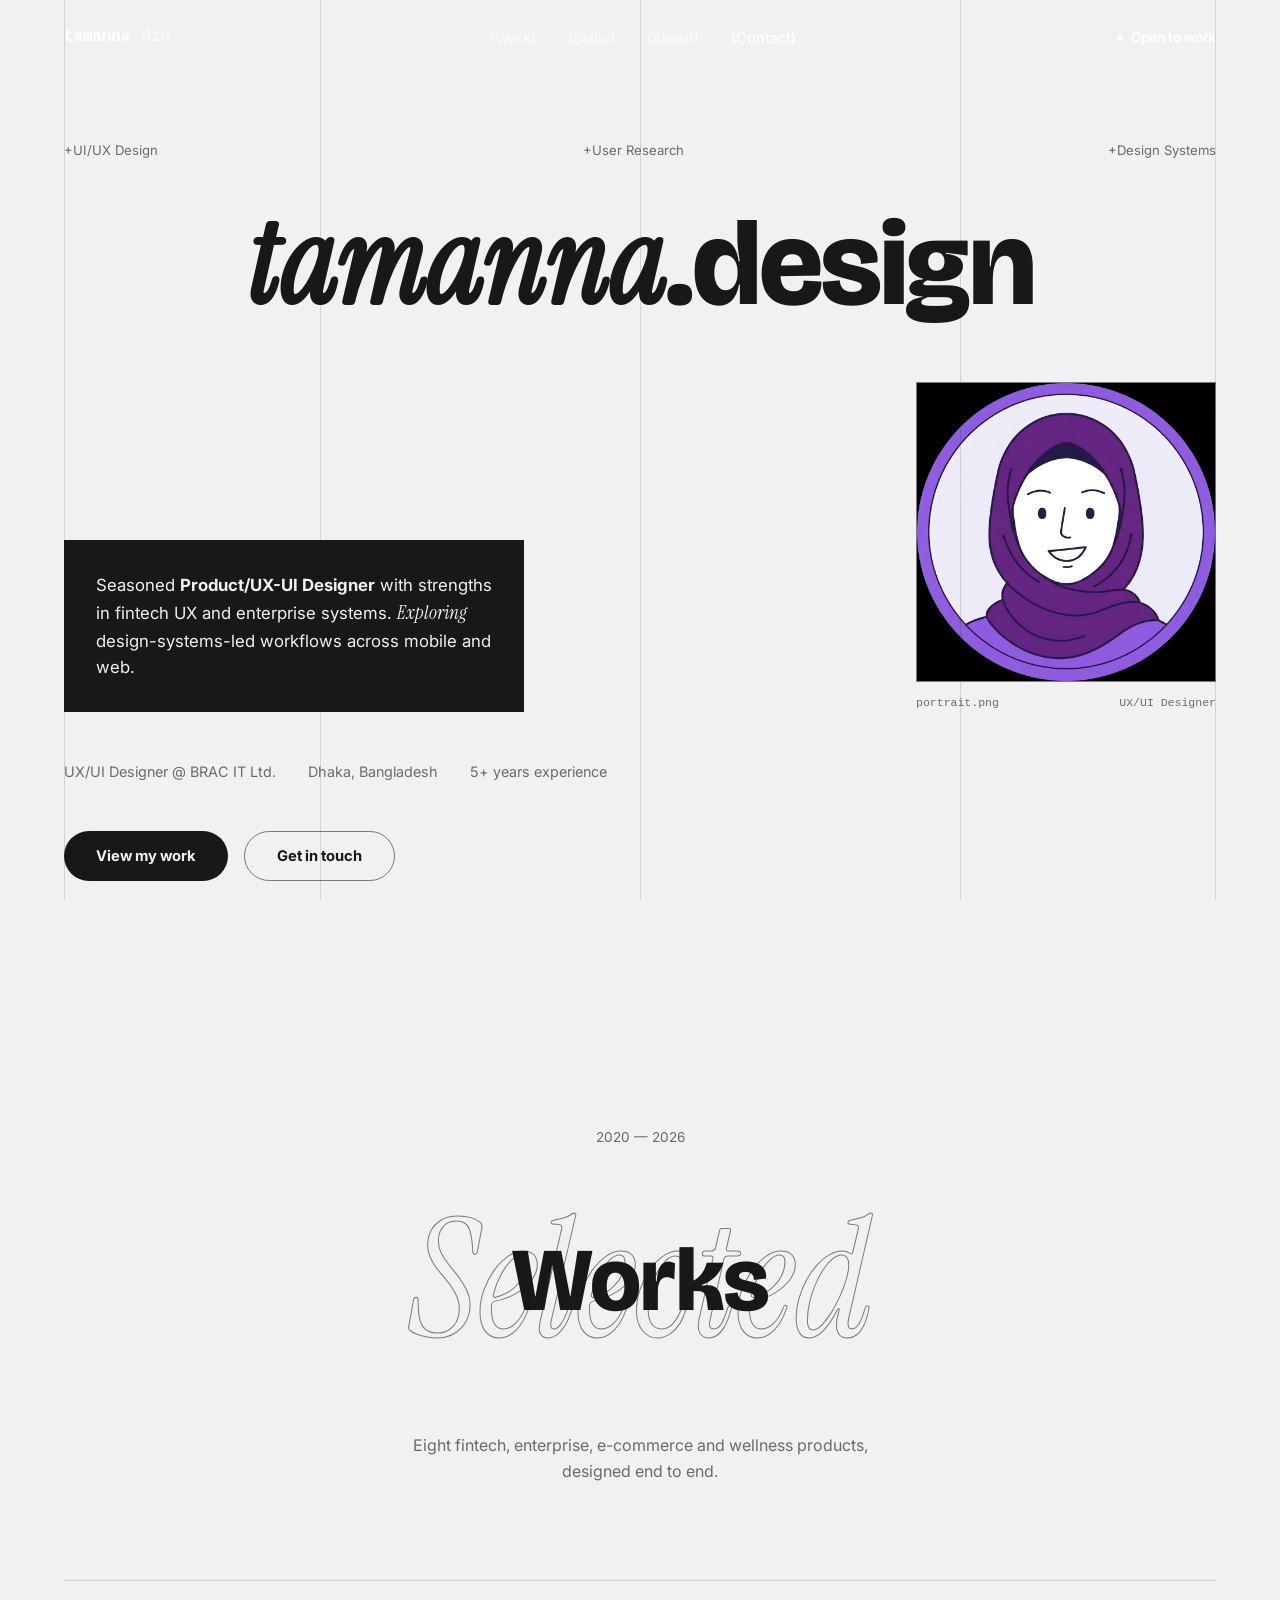
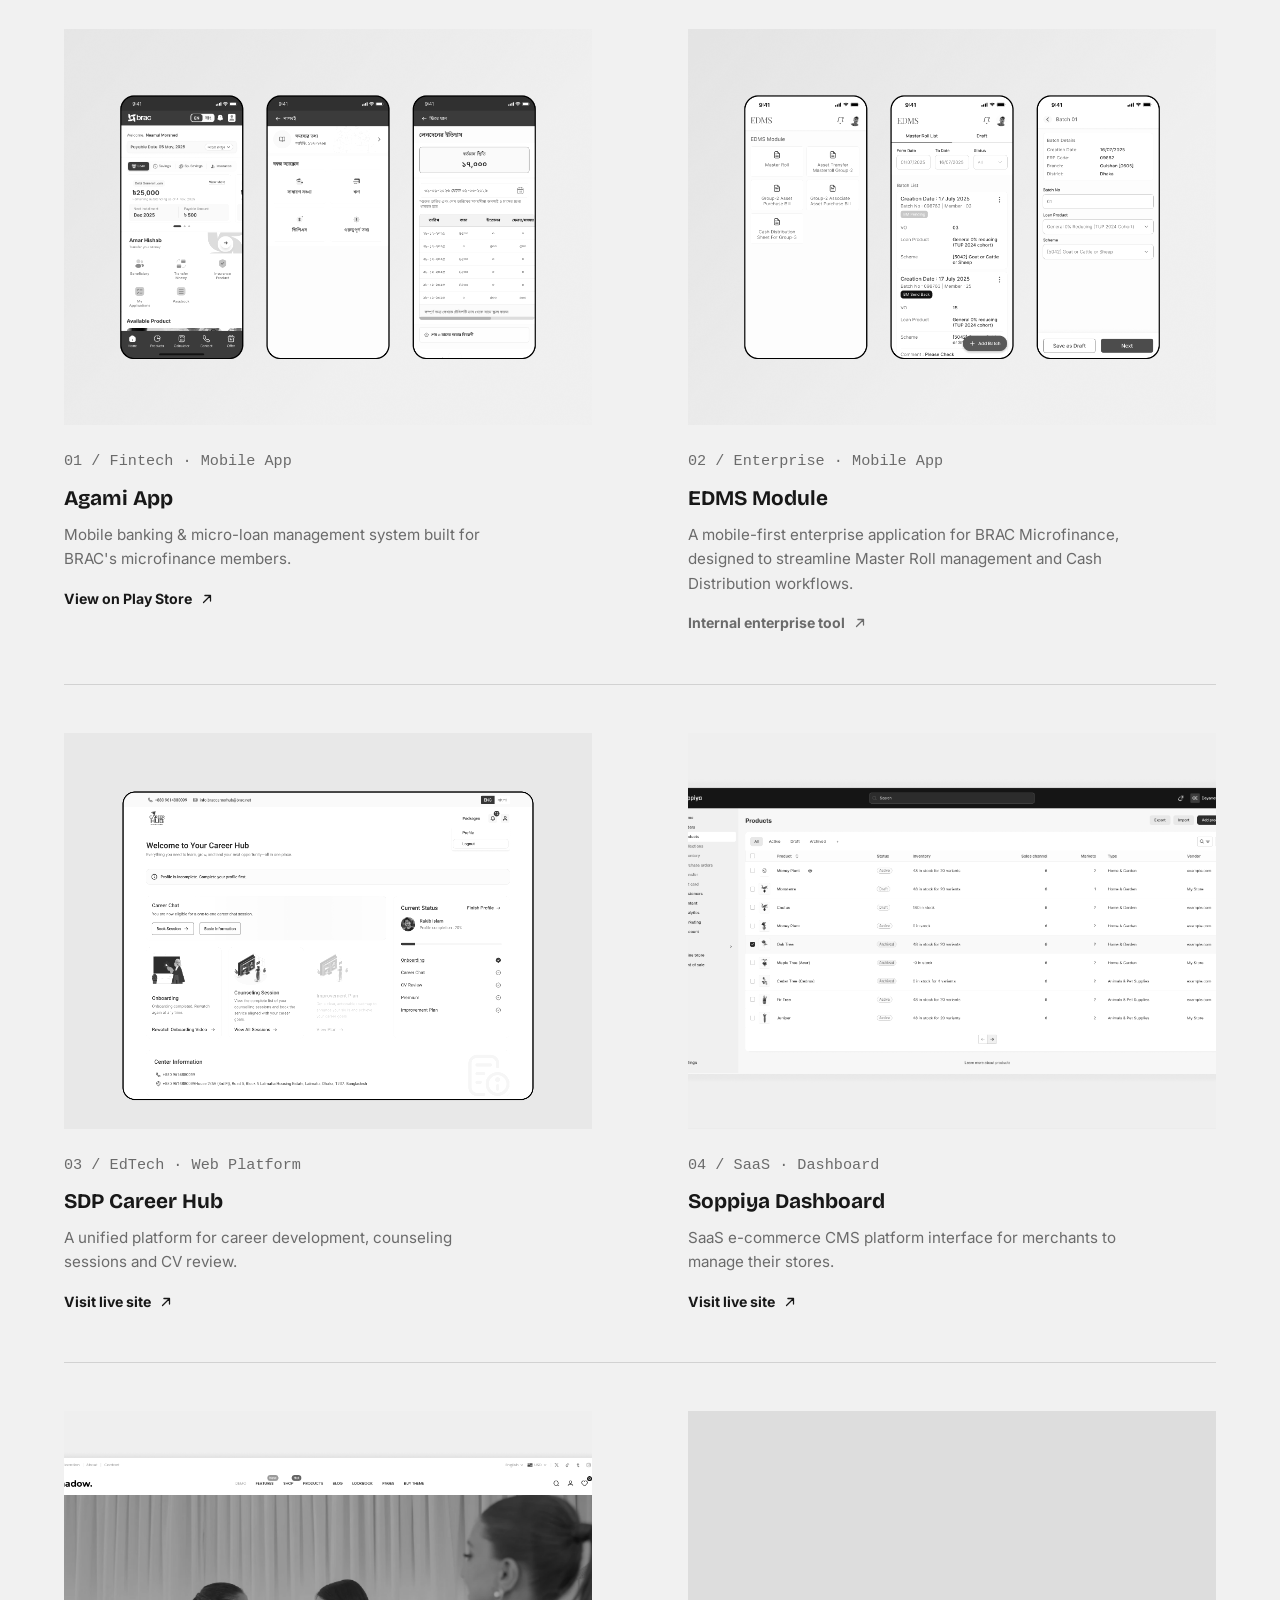
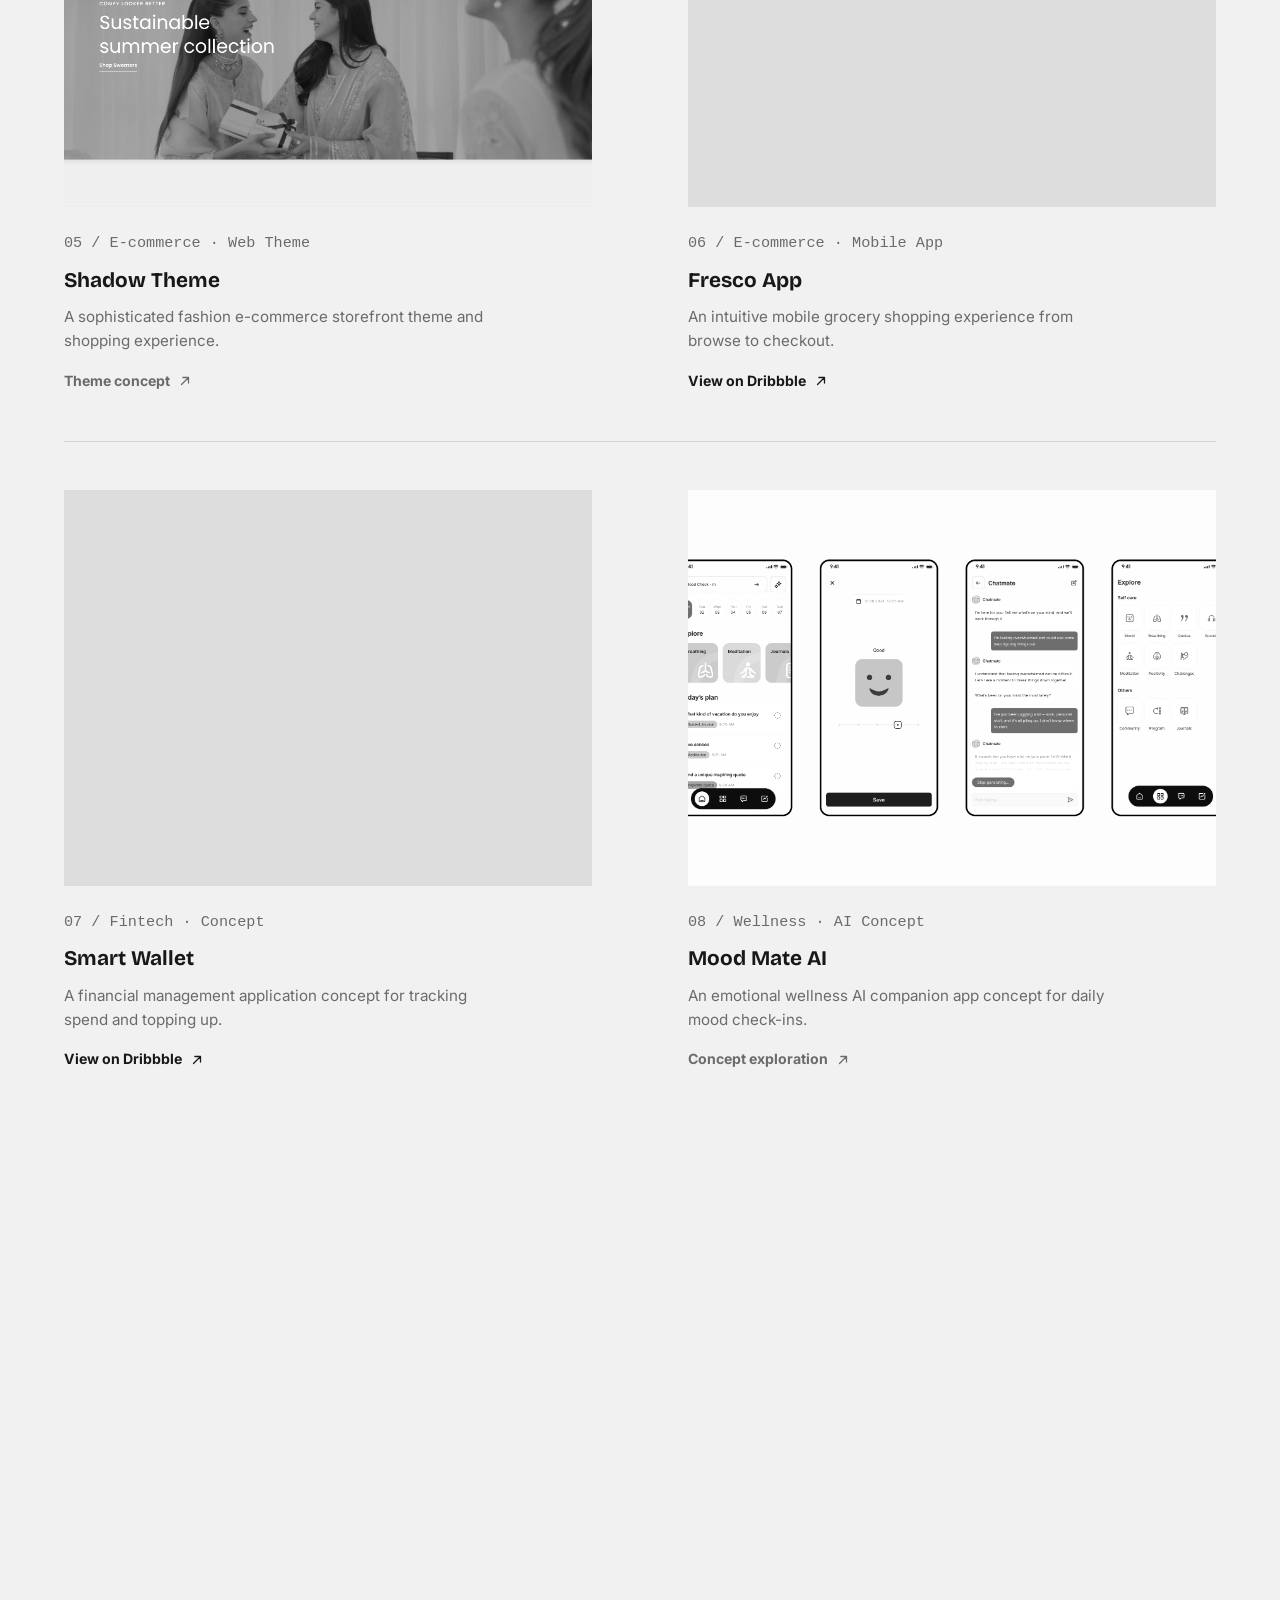
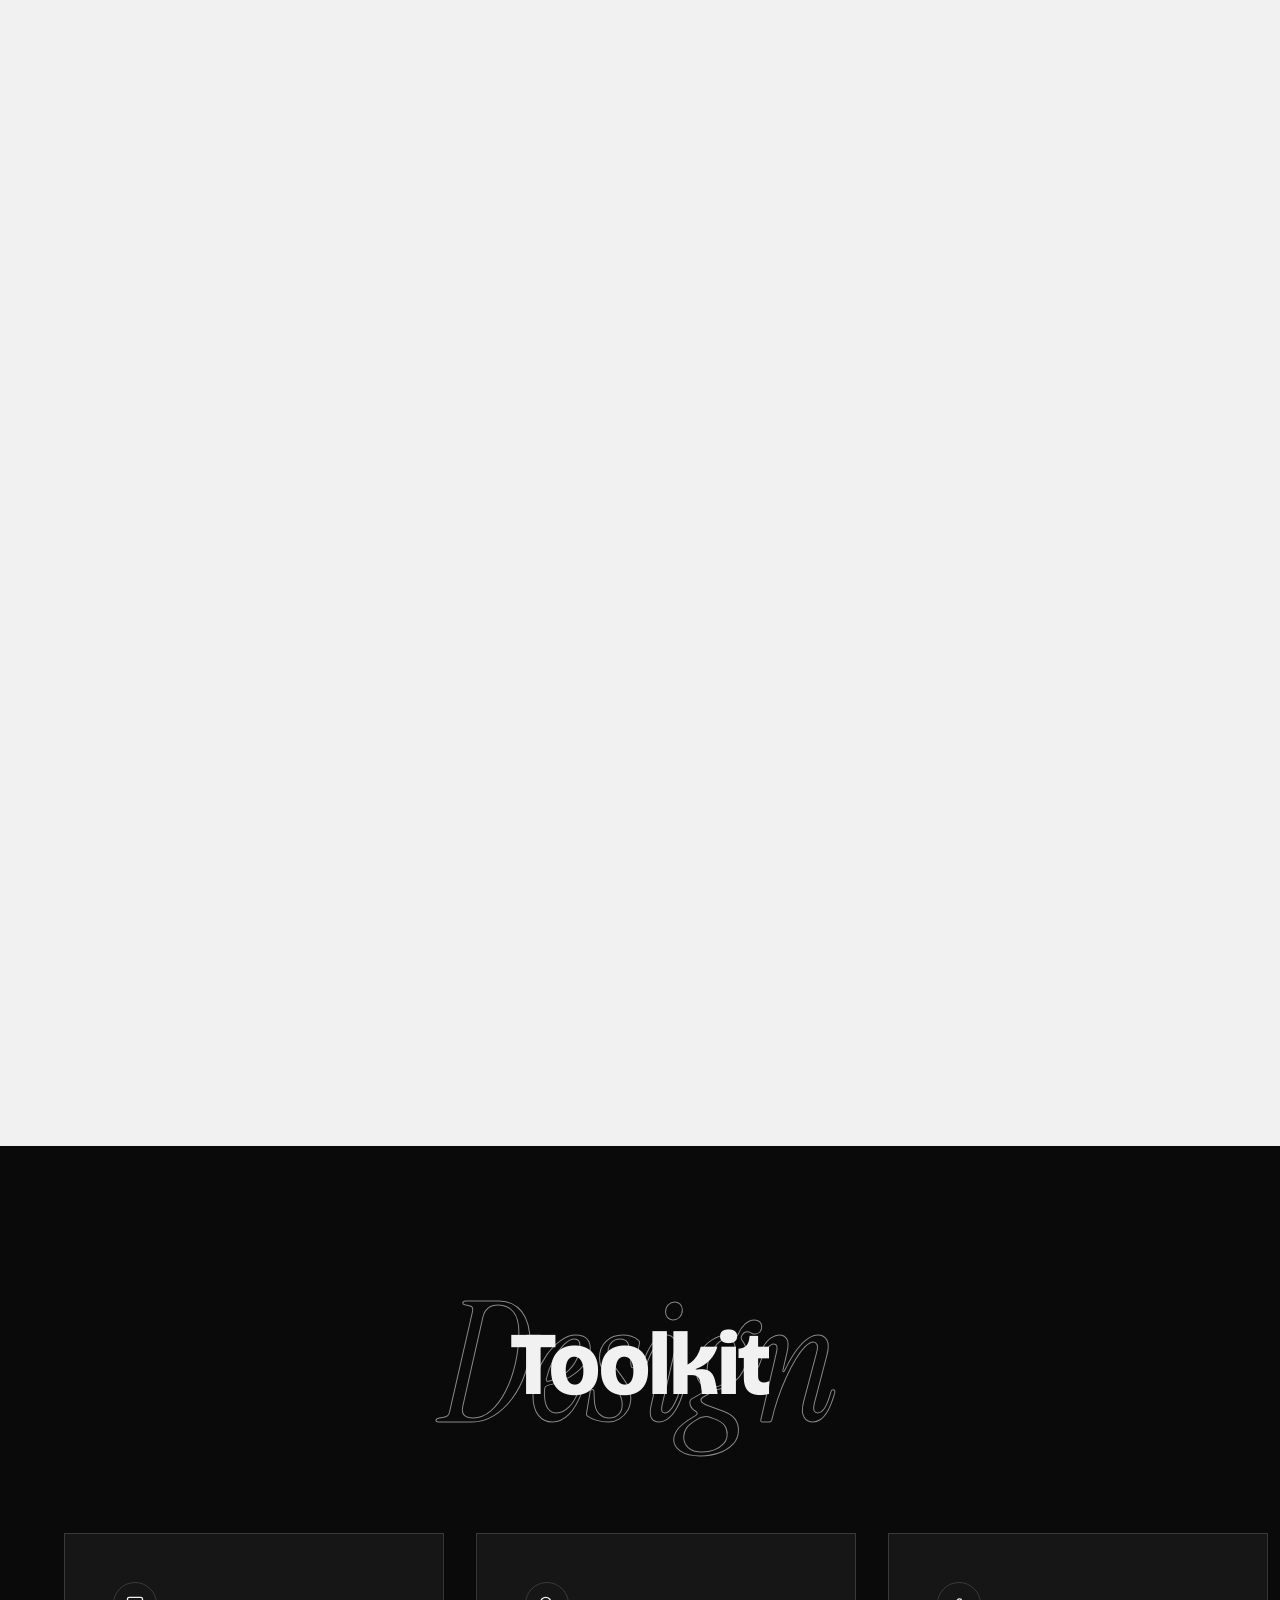
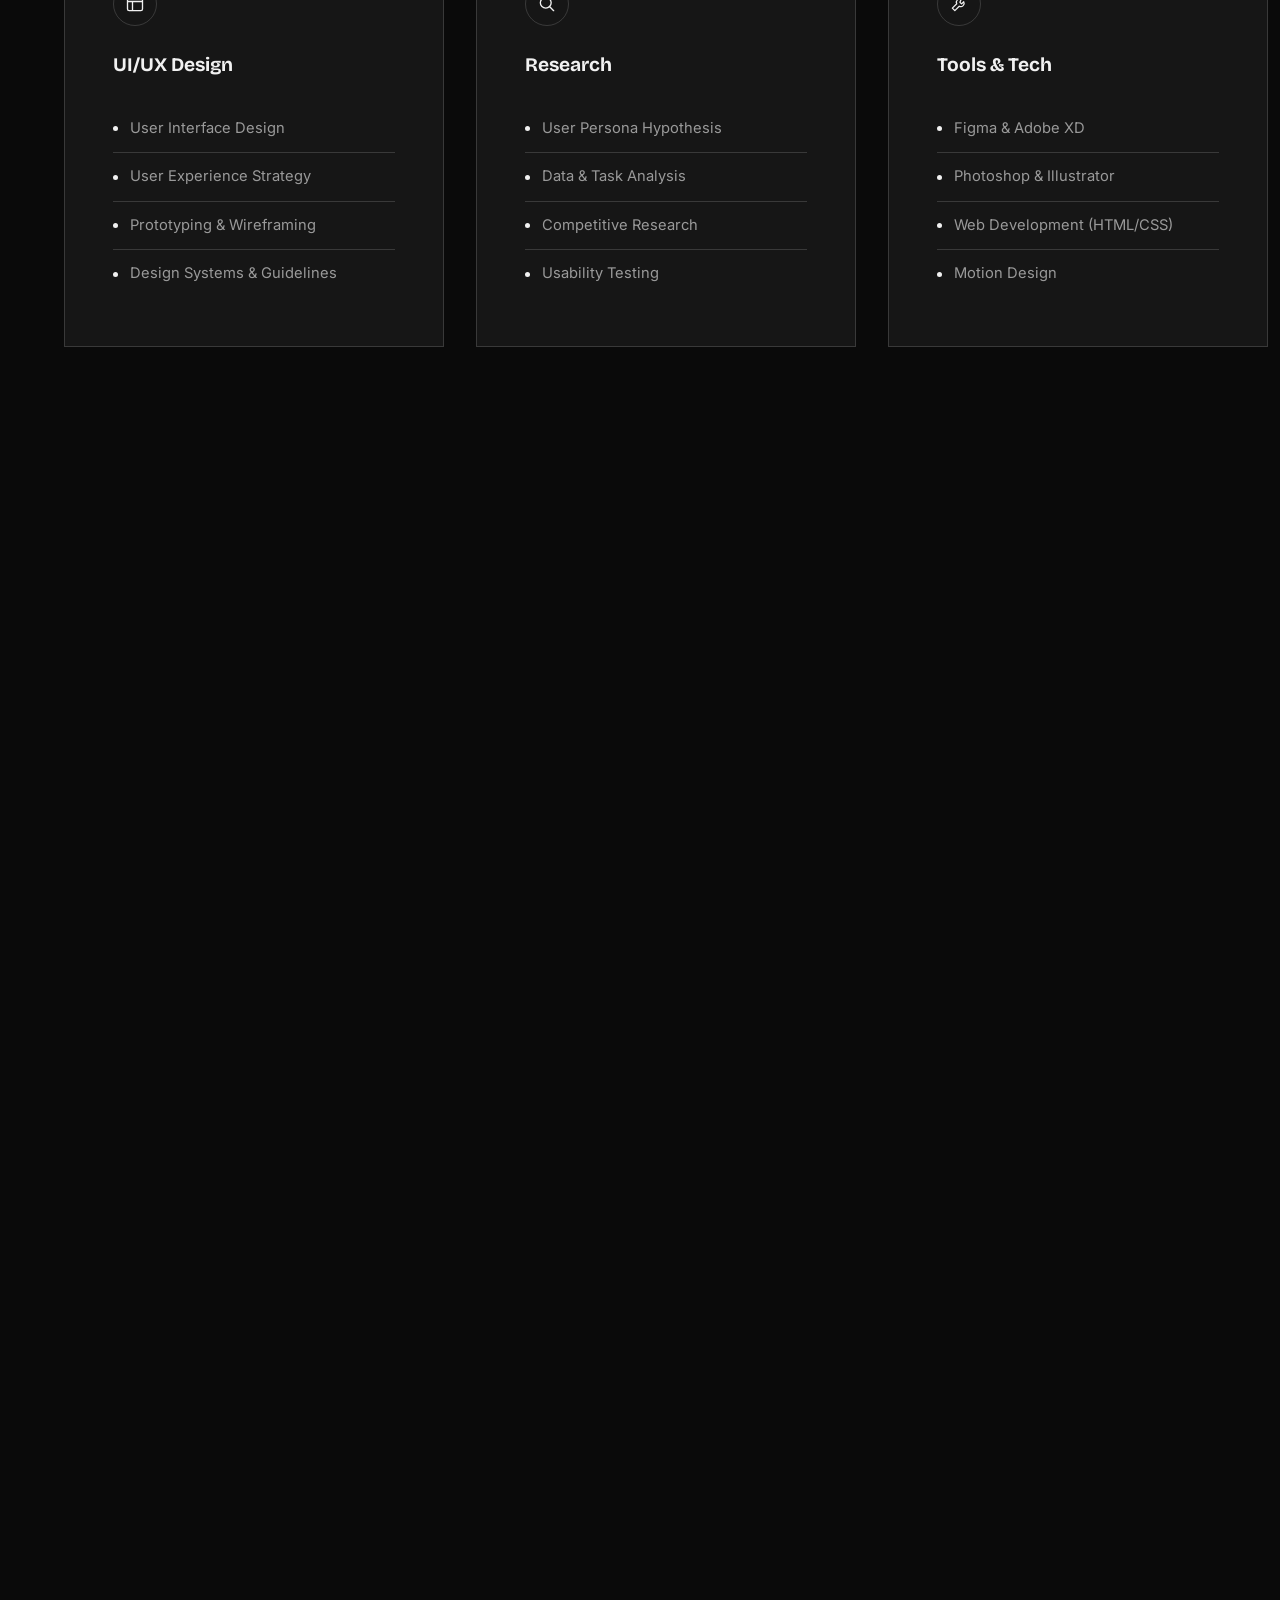
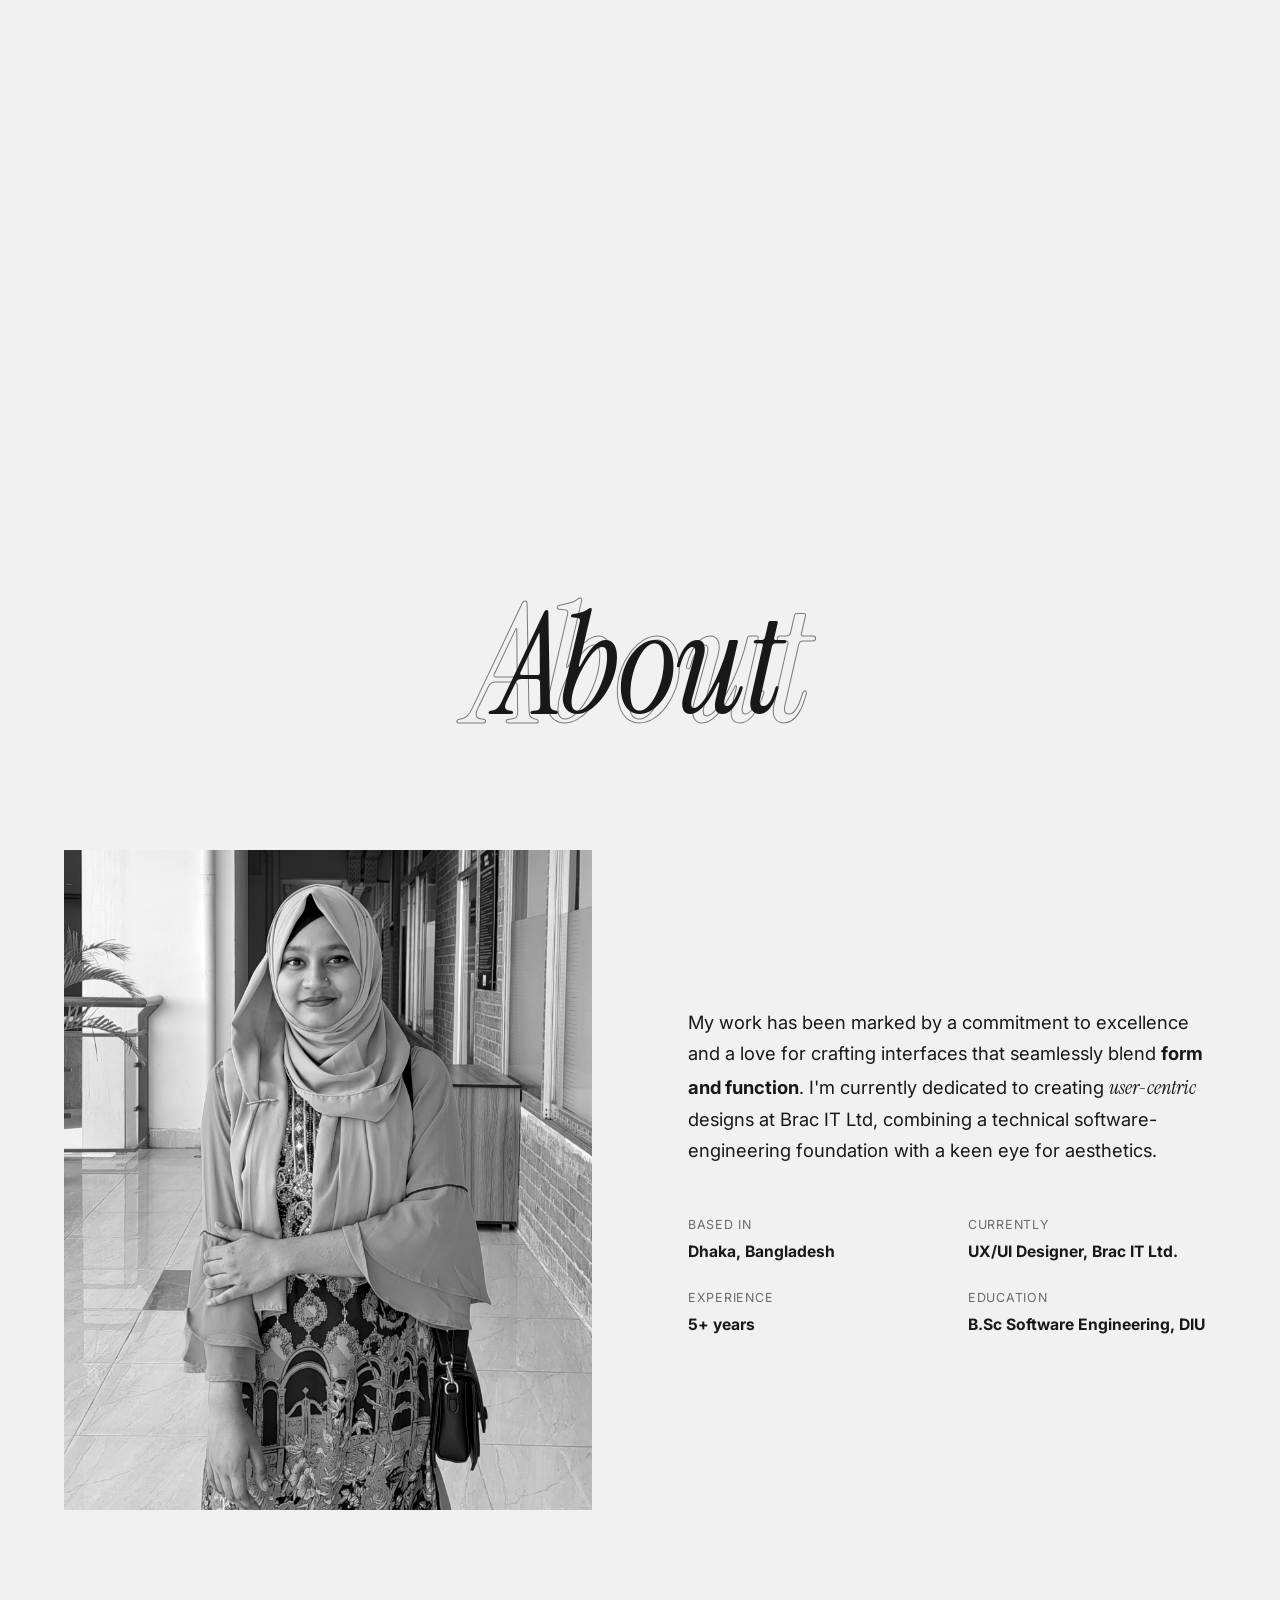
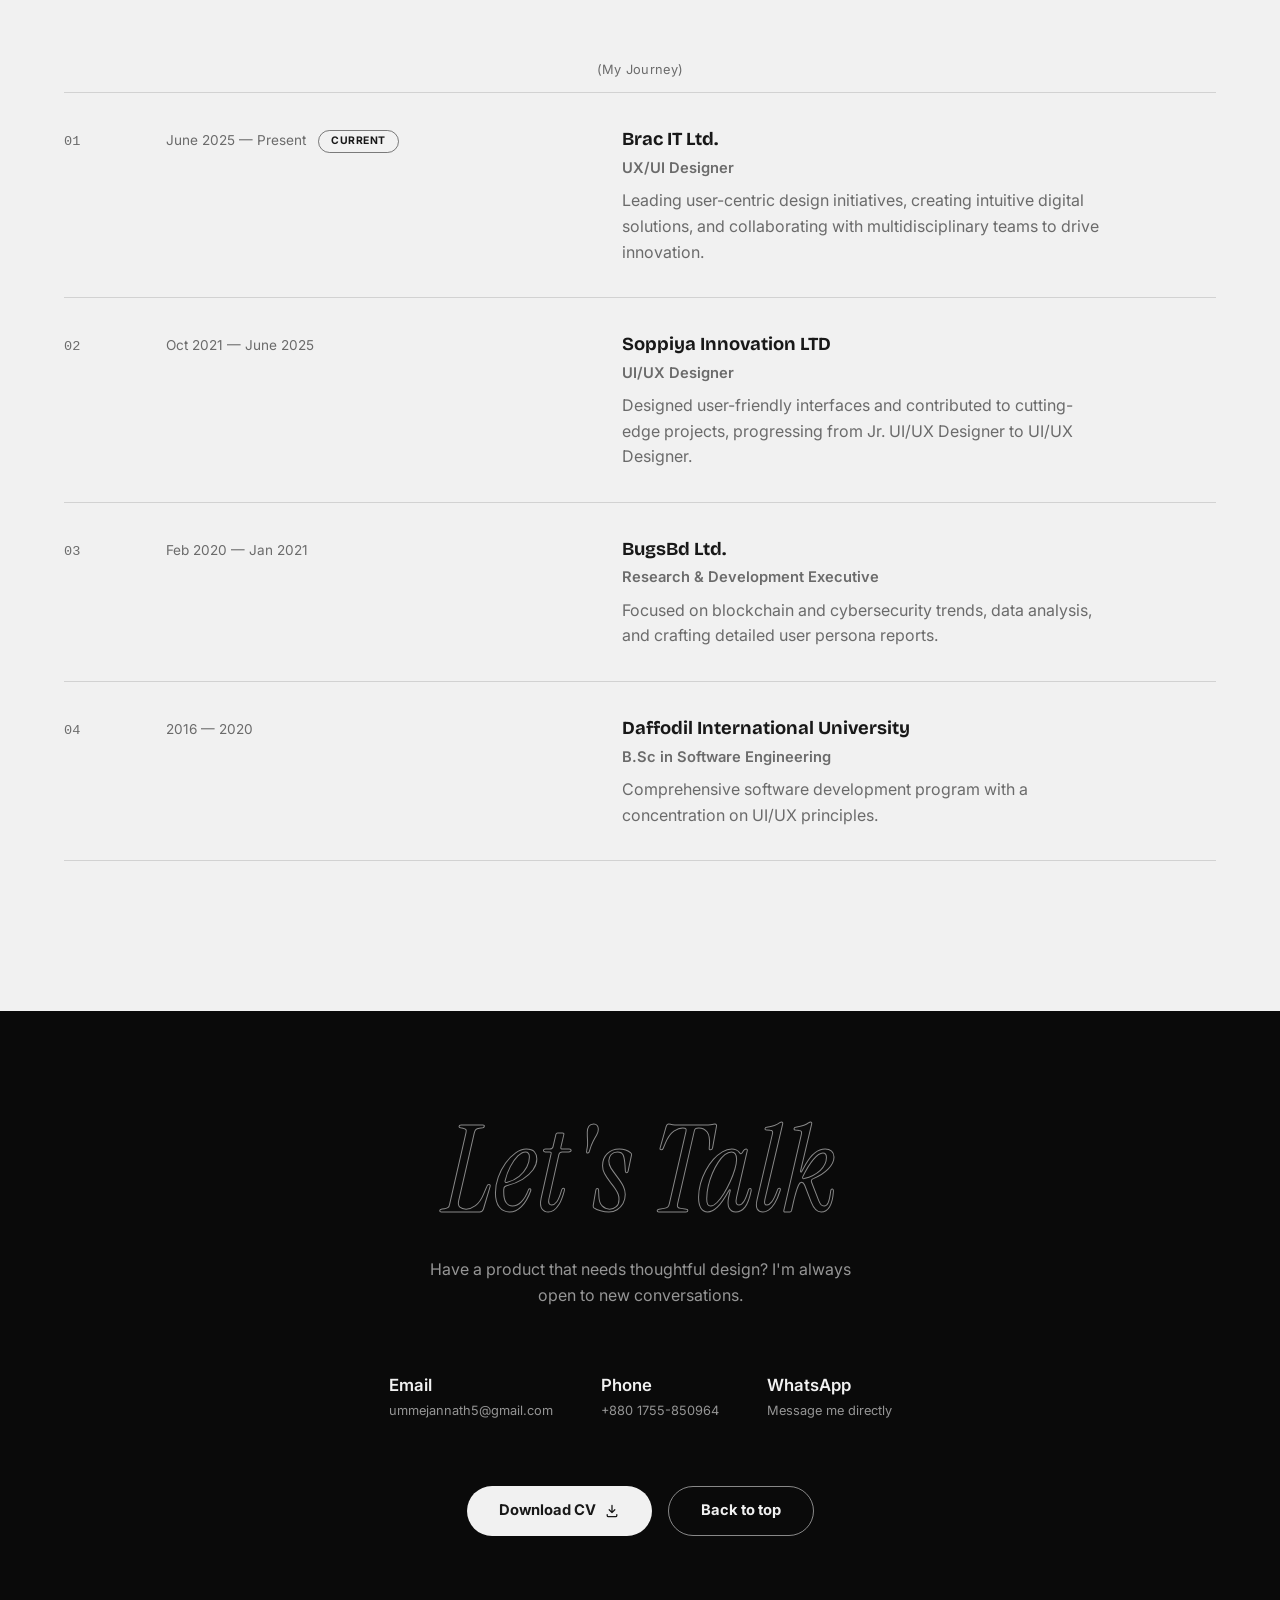
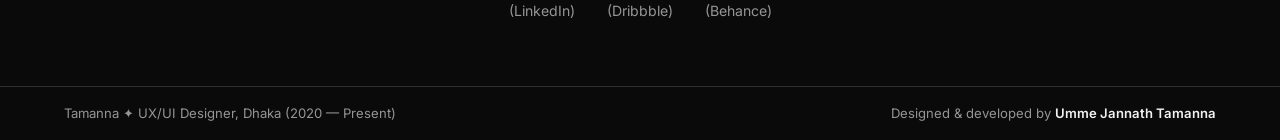
<file: src/minimal.html>
<!DOCTYPE html>
<html lang="en">
<head>
<meta charset="UTF-8">
<meta name="viewport" content="width=device-width, initial-scale=1.0">
<title>Umme Jannath Tamanna — Product Designer</title>
<meta name="description" content="Umme Jannath Tamanna is a Product/UX-UI Designer in Dhaka crafting user-centric fintech, e-commerce and enterprise experiences at Brac IT Ltd.">
<link rel="icon" href="data:image/svg+xml,%3Csvg xmlns='http://www.w3.org/2000/svg' viewBox='0 0 32 32'%3E%3Crect width='32' height='32' rx='8' fill='%230A0A0A'/%3E%3Ccircle cx='16' cy='16' r='7' fill='%23F1F1F1'/%3E%3C/svg%3E">
<link rel="preconnect" href="https://fonts.googleapis.com">
<link rel="preconnect" href="https://fonts.gstatic.com" crossorigin>
<link href="https://fonts.googleapis.com/css2?family=Inter:wght@400;500;600;700;800&family=Instrument+Serif:ital@0;1&family=Bricolage+Grotesque:wght@400;500;600;700;800&display=swap" rel="stylesheet">
<style>
  :root{
    --bg:#F1F1F1;
    --bg-dark:#0A0A0A;
    --ink:#181818;
    --ink-invert:#F1F1F1;
    --muted:#6B6B6B;
    --muted-invert:rgba(241,241,241,.6);
    --line:rgba(24,24,24,.14);
    --line-invert:rgba(241,241,241,.16);
    --line-strong:rgba(24,24,24,.55);
    --line-strong-invert:rgba(241,241,241,.55);

    --space-1:4px; --space-2:8px; --space-3:12px; --space-4:16px;
    --space-5:24px; --space-6:32px; --space-7:48px; --space-8:64px;
    --space-9:96px; --space-10:150px;

    --font-script:"Instrument Serif", Georgia, serif;
    --font-display:"Bricolage Grotesque", "Inter", sans-serif;
    --font:"Inter", -apple-system, BlinkMacSystemFont, sans-serif;

    --ease-out: cubic-bezier(.16,1,.3,1);
    --header-h: 76px;
    --margin: 64px;
  }
  @media (max-width:760px){ :root{ --margin: 22px; --header-h:64px; } }

  *,*::before,*::after{ box-sizing:border-box; }
  html{ scroll-behavior:smooth; }
  body{
    margin:0; background:var(--bg); color:var(--ink);
    font-family:var(--font); font-size:16px; line-height:1.6;
    -webkit-font-smoothing:antialiased; overflow-x:hidden;
  }
  img{ max-width:100%; display:block; }
  a{ color:inherit; text-decoration:none; }
  ul,ol{ margin:0; padding:0; list-style:none; }
  p{ margin:0; }
  button{ font:inherit; color:inherit; background:none; border:none; cursor:pointer; }
  section{ scroll-margin-top: var(--header-h); position:relative; }

  :focus-visible{ outline:2px solid var(--ink); outline-offset:3px; border-radius:2px; }
  .on-dark :focus-visible{ outline-color:var(--ink-invert); }

  @media (prefers-reduced-motion: reduce){
    html{ scroll-behavior:auto; }
    *,*::before,*::after{ animation-duration:0.001ms !important; animation-iteration-count:1 !important; transition-duration:0.001ms !important; scroll-behavior:auto !important; }
  }

  .wrap{ max-width:1360px; margin:0 auto; padding:0 var(--margin); position:relative; }

  .skip-link{
    position:fixed; top:-100px; left:var(--margin); z-index:1000;
    background:var(--ink); color:var(--ink-invert); border-radius:4px;
    padding:var(--space-3) var(--space-5); font-weight:700; transition:top .2s var(--ease-out);
  }
  .skip-link:focus{ top:var(--space-4); }

  /* ---------- Grid guide lines ---------- */
  .grid-lines{ position:fixed; inset:0; z-index:1; pointer-events:none; }
  .grid-lines i{ position:absolute; top:0; bottom:0; width:1px; background:var(--line); }
  .grid-lines i:nth-child(1){ left:var(--margin); }
  .grid-lines i:nth-child(2){ left:25%; }
  .grid-lines i:nth-child(3){ left:50%; }
  .grid-lines i:nth-child(4){ left:75%; }
  .grid-lines i:nth-child(5){ right:var(--margin); }
  @media (max-width:760px){ .grid-lines i:nth-child(2),.grid-lines i:nth-child(4){ display:none; } }

  /* ---------- Layered heading ---------- */
  .layer-heading{ position:relative; display:flex; align-items:center; justify-content:center; text-align:center; margin:0 auto; height:clamp(120px,20vw,240px); user-select:none; }
  .layer-heading .lh-script{
    position:absolute; inset:0; display:flex; align-items:center; justify-content:center;
    font-family:var(--font-script); font-style:italic; font-weight:400;
    font-size:clamp(56px,13vw,190px); line-height:1; white-space:nowrap;
    color:transparent; -webkit-text-stroke:1px var(--line-strong); text-stroke:1px var(--line-strong);
  }
  .on-dark .layer-heading .lh-script{ -webkit-text-stroke-color:var(--line-strong-invert); }
  .layer-heading .lh-bold{
    position:relative; font-family:var(--font-display); font-weight:800;
    font-size:clamp(34px,7vw,96px); line-height:1; letter-spacing:-0.01em;
  }
  .layer-heading.stacked .lh-bold{ font-family:var(--font-script); font-style:italic; font-weight:400; font-size:clamp(48px,11vw,150px); }

  .outline-heading{
    font-family:var(--font-script); font-style:italic; font-weight:400;
    font-size:clamp(44px,10vw,120px); line-height:1.05; text-align:center;
    color:transparent; -webkit-text-stroke:1px var(--line-strong);
  }
  .on-dark .outline-heading{ -webkit-text-stroke-color:var(--line-strong-invert); }

  .eyebrow-mono{
    display:flex; align-items:center; justify-content:center; gap:var(--space-2);
    font-size:.8rem; color:var(--muted); letter-spacing:.02em; margin-bottom:var(--space-3);
  }
  .on-dark .eyebrow-mono{ color:var(--muted-invert); }

  /* ---------- Buttons / links ---------- */
  .btn{
    display:inline-flex; align-items:center; justify-content:center; gap:var(--space-2);
    min-height:50px; padding:0 var(--space-6);
    font-weight:700; font-size:.92rem; border-radius:999px;
    transition:background .2s var(--ease-out), color .2s var(--ease-out), transform .2s var(--ease-out), border-color .2s var(--ease-out);
  }
  .btn-solid{ background:var(--ink); color:var(--ink-invert); }
  .btn-solid:hover{ transform:translateY(-2px); }
  .on-dark .btn-solid{ background:var(--ink-invert); color:var(--ink); }
  .btn-line{ border:1.5px solid var(--line-strong); color:var(--ink); }
  .btn-line:hover{ border-color:var(--ink); }
  .on-dark .btn-line{ border-color:var(--line-strong-invert); color:var(--ink-invert); }
  .on-dark .btn-line:hover{ border-color:var(--ink-invert); }

  .paren-link{ font-size:.95rem; font-weight:600; color:var(--ink); transition:opacity .2s var(--ease-out); }
  .paren-link:hover{ opacity:.55; }
  .on-dark .paren-link{ color:var(--ink-invert); }

  /* ---------- Header ---------- */
  header{ position:fixed; top:0; left:0; right:0; z-index:900; height:var(--header-h); isolation:isolate; }
  .nav-inner{ height:100%; display:flex; align-items:center; justify-content:space-between; }
  .nav-inner, .nav-inner *{ color:#fff; mix-blend-mode:difference; }
  .logo{ display:flex; align-items:baseline; gap:2px; font-family:ui-monospace,"SF Mono","Menlo",monospace; font-size:1rem; font-weight:600; letter-spacing:-0.01em; }
  .logo .dot{ opacity:.6; }
  .nav-links{ display:flex; align-items:center; gap:var(--space-6); }
  .nav-links a{ font-size:.9rem; font-weight:500; opacity:.65; transition:opacity .15s var(--ease-out); }
  .nav-links a:hover, .nav-links a.active{ opacity:1; }
  .status-chip{ display:inline-flex; align-items:center; gap:var(--space-2); font-size:.85rem; font-weight:600; }
  .status-chip .dot{ width:6px; height:6px; border-radius:50%; background:#fff; animation:statusPulse 2s ease-in-out infinite; }
  @keyframes statusPulse{ 0%,100%{ opacity:1; } 50%{ opacity:.3; } }

  .menu-btn{ display:none; width:44px; height:44px; align-items:center; justify-content:center; }
  .menu-btn svg{ width:20px; height:20px; }
  .mobile-panel{
    display:none; position:fixed; inset:var(--header-h) 0 0 0; z-index:850;
    background:var(--bg); padding:var(--space-7) var(--margin);
    transform:translateY(-8px); opacity:0; pointer-events:none;
    transition:opacity .2s var(--ease-out), transform .2s var(--ease-out);
  }
  .mobile-panel.open{ opacity:1; transform:none; pointer-events:auto; }
  .mobile-panel a{
    display:block; font-size:1.6rem; font-family:var(--font-script); font-style:italic;
    padding:var(--space-4) 0; border-bottom:1px solid var(--line);
  }
  @media (max-width:860px){
    .nav-links, .status-chip{ display:none; }
    .menu-btn{ display:flex; }
    .mobile-panel{ display:block; }
  }

  /* ---------- Hero ---------- */
  .hero{ padding:calc(var(--header-h) + var(--space-8)) 0 var(--space-9); }
  .hero-tags{ display:flex; justify-content:space-between; font-size:.82rem; color:var(--muted); margin-bottom:var(--space-7); flex-wrap:wrap; gap:var(--space-3); }

  .hero-word{ text-align:center; line-height:.9; margin:0 0 var(--space-8); }
  .hero-word .a{ font-family:var(--font-script); font-style:italic; font-size:clamp(44px,9.5vw,120px); }
  .hero-word .b{ font-family:var(--font-display); font-weight:800; font-size:clamp(44px,9.5vw,120px); letter-spacing:-0.02em; }

  .hero-row{ display:grid; grid-template-columns:1fr 1fr; gap:var(--space-8); align-items:end; }
  @media (max-width:860px){ .hero-row{ grid-template-columns:1fr; } }

  .hero-note{
    background:var(--ink); color:var(--ink-invert); padding:var(--space-6);
    max-width:460px; font-size:1.05rem; line-height:1.55;
  }
  .hero-note em{ font-style:italic; font-family:var(--font-script); font-size:1.15em; }

  .hero-visual{ display:flex; justify-content:flex-end; }
  .hero-visual figure{ margin:0; position:relative; width:min(100%,300px); }
  .hero-visual img{ width:100%; aspect-ratio:1/1; object-fit:cover; border:1px solid var(--line-strong); }
  .hero-visual figcaption{
    margin-top:var(--space-3); font-family:ui-monospace,monospace; font-size:.72rem; color:var(--muted);
    display:flex; justify-content:space-between;
  }

  .hero-meta{ display:flex; gap:var(--space-6); flex-wrap:wrap; margin-top:var(--space-7); font-size:.9rem; color:var(--muted); }
  .hero-actions{ display:flex; gap:var(--space-4); margin-top:var(--space-7); flex-wrap:wrap; }

  @keyframes edUp{ from{ opacity:0; transform:translateY(16px); } to{ opacity:1; transform:none; } }
  .hero-tags, .hero-word, .hero-note, .hero-visual, .hero-meta, .hero-actions{ opacity:0; animation:edUp .7s var(--ease-out) forwards; }
  .hero-tags{ animation-delay:.05s; }
  .hero-word{ animation-delay:.14s; }
  .hero-note{ animation-delay:.26s; }
  .hero-visual{ animation-delay:.32s; }
  .hero-meta{ animation-delay:.42s; }
  .hero-actions{ animation-delay:.5s; }

  /* ---------- Reveal on scroll ---------- */
  .reveal{ opacity:0; transform:translateY(18px); transition:opacity .6s var(--ease-out), transform .6s var(--ease-out); }
  .reveal.is-visible{ opacity:1; transform:none; }

  /* ---------- Work ---------- */
  .work{ padding:var(--space-10) 0 var(--space-9); }
  .era-label{ text-align:center; font-size:.85rem; color:var(--muted); margin-bottom:var(--space-3); }
  .work-lede{ text-align:center; color:var(--muted); max-width:520px; margin:var(--space-6) auto var(--space-9); }

  .work-grid{ display:grid; grid-template-columns:1fr 1fr; }
  @media (max-width:760px){ .work-grid{ grid-template-columns:1fr; } }
  .work-card{ border-top:1px solid var(--line); padding:var(--space-7) 0; }
  .work-card:nth-child(odd){ padding-right:var(--space-7); }
  .work-card:nth-child(even){ padding-left:var(--space-7); }
  @media (max-width:760px){ .work-card:nth-child(odd),.work-card:nth-child(even){ padding-right:0; padding-left:0; } }
  .work-thumb{ aspect-ratio:4/3; overflow:hidden; background:#ddd; margin-bottom:var(--space-5); }
  .work-thumb img{ width:100%; height:100%; object-fit:cover; object-position:top center; filter:grayscale(1) contrast(1.05); transition:filter .5s var(--ease-out), transform .5s var(--ease-out); }
  .work-card:hover .work-thumb img{ filter:grayscale(0); transform:scale(1.03); }
  .work-index{ font-family:ui-monospace,monospace; font-size:.78rem; color:var(--muted); margin-bottom:var(--space-2); }
  .work-card h3{ font-family:var(--font-display); font-weight:700; font-size:1.3rem; margin:0 0 var(--space-2); }
  .work-card p{ color:var(--muted); font-size:.95rem; max-width:440px; }
  .work-link{ display:inline-flex; align-items:center; gap:var(--space-2); margin-top:var(--space-4); font-size:.88rem; font-weight:700; }
  .work-link svg{ width:14px; height:14px; transition:transform .2s var(--ease-out); }
  .work-link:hover svg{ transform:translate(2px,-2px); }
  .work-link.is-disabled{ color:var(--muted); }

  /* ---------- Mask transition ---------- */
  .mask-transition{ position:relative; }
  .mask-spacer{ height:170vh; }
  .mask-pin{ position:sticky; top:0; height:100vh; overflow:hidden; pointer-events:none; }
  .mask-circle{ position:absolute; top:50%; left:50%; width:260vmax; height:260vmax; border-radius:50%; transform:translate(-50%,-50%) scale(0); will-change:transform; }
  .mask-transition[data-to="dark"] .mask-circle{ background:var(--bg-dark); }
  .mask-transition[data-to="light"] .mask-circle{ background:var(--bg); }
  .no-jack .mask-transition{ display:none; }

  /* ---------- Skills / Archive (dark, horizontal pin) ---------- */
  .archive{ background:var(--bg-dark); color:var(--ink-invert); }
  .archive .hscroll-spacer{ height:280vh; }
  .no-jack .archive .hscroll-spacer{ height:auto; }
  .hscroll-pin{ position:sticky; top:0; height:100vh; display:flex; flex-direction:column; justify-content:center; overflow:hidden; }
  .no-jack .hscroll-pin{ position:static; height:auto; overflow:visible; padding:var(--space-9) 0; }
  .archive .layer-heading{ margin-bottom:var(--space-7); flex-shrink:0; }
  .hscroll-track{ display:flex; gap:var(--space-6); padding:0 var(--margin); will-change:transform; }
  .no-jack .hscroll-track{ flex-wrap:wrap; transform:none !important; }
  .skill-card{ flex:0 0 min(78vw,380px); background:rgba(241,241,241,.05); border:1px solid var(--line-invert); padding:var(--space-7); }
  .skill-badge{ width:44px; height:44px; border-radius:50%; border:1px solid var(--line-invert); display:flex; align-items:center; justify-content:center; margin-bottom:var(--space-5); }
  .skill-badge svg{ width:20px; height:20px; }
  .skill-card h3{ font-family:var(--font-display); font-weight:700; font-size:1.2rem; margin-bottom:var(--space-5); }
  .skill-card li{ display:flex; align-items:center; gap:var(--space-3); padding:var(--space-3) 0; color:var(--muted-invert); font-size:.92rem; border-top:1px solid var(--line-invert); }
  .skill-card li:first-child{ border-top:none; }
  .skill-card li i{ width:5px; height:5px; border-radius:50%; background:var(--ink-invert); flex-shrink:0; }

  .tag-card{ flex:0 0 auto; display:flex; flex-wrap:wrap; align-content:center; gap:var(--space-3); max-width:340px; }
  .tag-pill{
    display:inline-flex; align-items:center; padding:var(--space-2) var(--space-4);
    border:1px solid var(--line-invert); border-radius:999px; font-size:.8rem; color:var(--ink-invert);
    font-family:var(--font-script); font-style:italic;
  }

  /* ---------- About ---------- */
  .about{ padding:var(--space-10) 0; }
  .about-row{ display:grid; grid-template-columns:1fr 1fr; gap:var(--space-9); align-items:center; }
  @media (max-width:860px){ .about-row{ grid-template-columns:1fr; gap:var(--space-7); } }
  .about-photo{ aspect-ratio:4/5; overflow:hidden; }
  .about-photo img{ width:100%; height:100%; object-fit:cover; filter:grayscale(1) contrast(1.08); }
  .about-body{ font-size:1.15rem; line-height:1.7; color:var(--ink); max-width:520px; }
  .about-body strong{ font-weight:700; }
  .about-body em{ font-style:italic; font-family:var(--font-script); font-size:1.1em; }
  .about-facts{ display:grid; grid-template-columns:1fr 1fr; gap:var(--space-5) var(--space-6); margin-top:var(--space-7); }
  .about-fact dt{ font-size:.78rem; text-transform:uppercase; letter-spacing:.06em; color:var(--muted); margin-bottom:var(--space-1); }
  .about-fact dd{ margin:0; font-weight:700; font-size:.98rem; }

  /* ---------- Experience ---------- */
  .experience{ padding:0 0 var(--space-10); }
  .exp-row{ display:grid; grid-template-columns:70px 1fr 1.4fr; gap:var(--space-6); padding:var(--space-6) 0; border-top:1px solid var(--line); align-items:baseline; }
  .exp-row:last-child{ border-bottom:1px solid var(--line); }
  @media (max-width:700px){ .exp-row{ grid-template-columns:1fr; gap:var(--space-2); } }
  .exp-index{ font-family:ui-monospace,monospace; font-size:.85rem; color:var(--muted); }
  .exp-when{ display:flex; align-items:center; gap:var(--space-3); }
  .exp-date{ font-size:.85rem; color:var(--muted); }
  .exp-current{ font-size:.65rem; font-weight:700; text-transform:uppercase; letter-spacing:.05em; padding:2px var(--space-3); border-radius:999px; border:1px solid var(--line-strong); }
  .exp-main h3{ font-family:var(--font-display); font-weight:700; font-size:1.15rem; margin:0 0 2px; }
  .exp-role{ color:var(--muted); font-weight:600; font-size:.92rem; }
  .exp-desc{ color:var(--muted); margin-top:var(--space-2); max-width:480px; }

  /* ---------- Contact ---------- */
  .contact{ padding:var(--space-9) 0 var(--space-8); background:var(--bg-dark); color:var(--ink-invert); }
  .contact-lede{ text-align:center; color:var(--muted-invert); max-width:460px; margin:var(--space-5) auto var(--space-8); }
  .contact-links{ display:flex; justify-content:center; gap:var(--space-7); flex-wrap:wrap; margin-bottom:var(--space-8); }
  .contact-links a{ font-size:1.05rem; font-weight:600; }
  .contact-links a span{ display:block; font-size:.8rem; color:var(--muted-invert); font-weight:400; margin-top:2px; }
  .contact-cta{ display:flex; justify-content:center; gap:var(--space-4); flex-wrap:wrap; }
  .social-row{ display:flex; justify-content:center; gap:var(--space-6); margin-top:var(--space-8); flex-wrap:wrap; }
  .social-row a{ font-size:.88rem; color:var(--muted-invert); transition:color .2s var(--ease-out); }
  .social-row a:hover{ color:var(--ink-invert); }

  /* ---------- Footer bar ---------- */
  .foot-bar{ background:var(--bg-dark); color:var(--ink-invert); padding:var(--space-4) 0; border-top:1px solid var(--line-invert); }
  .foot-bar .wrap{ display:flex; justify-content:space-between; align-items:center; flex-wrap:wrap; gap:var(--space-3); font-size:.82rem; color:var(--muted-invert); }
  .foot-bar a{ color:var(--ink-invert); font-weight:600; }
</style>
</head>
<body>

<a class="skip-link" href="#main">Skip to content</a>

<svg style="display:none" aria-hidden="true">
  <symbol id="i-menu" viewBox="0 0 24 24"><path d="M4 7h16M4 12h16M4 17h16" stroke="currentColor" stroke-width="1.8" stroke-linecap="round"/></symbol>
  <symbol id="i-close" viewBox="0 0 24 24"><path d="M6 6l12 12M18 6L6 18" stroke="currentColor" stroke-width="1.8" stroke-linecap="round"/></symbol>
  <symbol id="i-arrow" viewBox="0 0 20 20"><path d="M5 15 L15 5 M7 5h8v8" stroke="currentColor" stroke-width="1.8" fill="none" stroke-linecap="round" stroke-linejoin="round"/></symbol>
  <symbol id="i-layout" viewBox="0 0 24 24"><rect x="3" y="4" width="18" height="16" rx="2" stroke="currentColor" stroke-width="1.6" fill="none"/><path d="M3 9h18M9 9v11" stroke="currentColor" stroke-width="1.6"/></symbol>
  <symbol id="i-search" viewBox="0 0 24 24"><circle cx="10.5" cy="10.5" r="6.5" stroke="currentColor" stroke-width="1.6" fill="none"/><path d="M20 20l-5-5" stroke="currentColor" stroke-width="1.6" stroke-linecap="round"/></symbol>
  <symbol id="i-tool" viewBox="0 0 24 24"><path d="M14.7 6.3a4 4 0 0 0-5.4 5.4L4 17l3 3 5.3-5.3a4 4 0 0 0 5.4-5.4l-2.6 2.6-2-2z" stroke="currentColor" stroke-width="1.5" fill="none" stroke-linejoin="round"/></symbol>
  <symbol id="i-download" viewBox="0 0 20 20"><path d="M10 3v9m0 0 3.5-3.5M10 12 6.5 8.5M4 14.5v1a1.5 1.5 0 0 0 1.5 1.5h9a1.5 1.5 0 0 0 1.5-1.5v-1" stroke="currentColor" stroke-width="1.6" fill="none" stroke-linecap="round" stroke-linejoin="round"/></symbol>
</svg>

<div class="grid-lines" aria-hidden="true"><i></i><i></i><i></i><i></i><i></i></div>

<header>
  <div class="wrap nav-inner">
    <a href="#top" class="logo">tamanna<span class="dot">.dzn</span></a>
    <nav class="nav-links" aria-label="Primary">
      <a href="#work">(Work)</a>
      <a href="#skills">(Skills)</a>
      <a href="#about">(About)</a>
      <a href="#contact">(Contact)</a>
    </nav>
    <span class="status-chip"><span class="dot" aria-hidden="true"></span>Open to work</span>
    <button class="menu-btn" id="menuBtn" aria-expanded="false" aria-controls="mobilePanel" aria-label="Open menu">
      <svg><use href="#i-menu"/></svg>
    </button>
  </div>
</header>

<div class="mobile-panel" id="mobilePanel">
  <a href="#work">Work</a>
  <a href="#skills">Skills</a>
  <a href="#about">About</a>
  <a href="#contact">Contact</a>
</div>

<main id="main">

  <!-- Hero -->
  <section id="top" class="hero">
    <div class="wrap">
      <p class="hero-tags" aria-hidden="true">
        <span>+UI/UX Design</span><span>+User Research</span><span>+Design Systems</span>
      </p>

      <h1 class="hero-word"><span class="a">tamanna</span><span class="b">.design</span></h1>

      <div class="hero-row">
        <p class="hero-note reveal">Seasoned <strong>Product/UX-UI Designer</strong> with strengths in fintech UX and enterprise systems. <em>Exploring</em> design-systems-led workflows across mobile and web.</p>

        <div class="hero-visual reveal">
          <figure>
            <img src="assets/avatar-illustration.png" alt="Illustrated portrait of Umme Jannath Tamanna" loading="eager" decoding="async">
            <figcaption><span>portrait.png</span><span>UX/UI Designer</span></figcaption>
          </figure>
        </div>
      </div>

      <p class="hero-meta">
        <span>UX/UI Designer @ BRAC IT Ltd.</span>
        <span>Dhaka, Bangladesh</span>
        <span>5+ years experience</span>
      </p>

      <div class="hero-actions">
        <a class="btn btn-solid" href="#work">View my work</a>
        <a class="btn btn-line" href="#contact">Get in touch</a>
      </div>
    </div>
  </section>

  <!-- Work -->
  <section id="work" class="work">
    <div class="wrap">
      <p class="era-label">2020 — 2026</p>
      <div class="layer-heading" aria-hidden="true">
        <span class="lh-script">Selected</span>
        <span class="lh-bold">Works</span>
      </div>
      <h2 class="sr-only" style="position:absolute;width:1px;height:1px;overflow:hidden;clip:rect(0,0,0,0);">Selected Works</h2>
      <p class="work-lede reveal">Eight fintech, enterprise, e-commerce and wellness products, designed end to end.</p>

      <div class="work-grid">

        <article class="work-card reveal">
          <div class="work-thumb"><img src="assets/brac-microfinance.png" alt="Agami banking app screens showing a loan dashboard, savings options, and transaction history in Bangla" loading="lazy" decoding="async"></div>
          <p class="work-index">01 / Fintech · Mobile App</p>
          <h3>Agami App</h3>
          <p>Mobile banking &amp; micro-loan management system built for BRAC's microfinance members.</p>
          <a class="work-link" href="https://play.google.com/store/apps/details?id=com.bracits.progoti&hl=en" target="_blank" rel="noopener noreferrer">View on Play Store <svg><use href="#i-arrow"/></svg></a>
        </article>

        <article class="work-card reveal">
          <div class="work-thumb"><img src="assets/edms-app.png" alt="EDMS enterprise app screens showing module list, master roll list, and batch details form" loading="lazy" decoding="async"></div>
          <p class="work-index">02 / Enterprise · Mobile App</p>
          <h3>EDMS Module</h3>
          <p>A mobile-first enterprise application for BRAC Microfinance, designed to streamline Master Roll management and Cash Distribution workflows.</p>
          <span class="work-link is-disabled">Internal enterprise tool <svg><use href="#i-arrow"/></svg></span>
        </article>

        <article class="work-card reveal">
          <div class="work-thumb"><img src="assets/career-hub.png" alt="SDP Career Hub dashboard showing onboarding, counseling session, and profile completion progress" loading="lazy" decoding="async"></div>
          <p class="work-index">03 / EdTech · Web Platform</p>
          <h3>SDP Career Hub</h3>
          <p>A unified platform for career development, counseling sessions and CV review.</p>
          <a class="work-link" href="https://careerhub.brac.net/" target="_blank" rel="noopener noreferrer">Visit live site <svg><use href="#i-arrow"/></svg></a>
        </article>

        <article class="work-card reveal">
          <div class="work-thumb"><img src="assets/work-1.png" alt="Soppiya SaaS dashboard showing a product management table with status, inventory and sales channels" loading="lazy" decoding="async"></div>
          <p class="work-index">04 / SaaS · Dashboard</p>
          <h3>Soppiya Dashboard</h3>
          <p>SaaS e-commerce CMS platform interface for merchants to manage their stores.</p>
          <a class="work-link" href="https://soppiya.com/" target="_blank" rel="noopener noreferrer">Visit live site <svg><use href="#i-arrow"/></svg></a>
        </article>

        <article class="work-card reveal">
          <div class="work-thumb"><img src="assets/work-2.png" alt="Shadow fashion e-commerce theme homepage with a hero banner for a summer collection" loading="lazy" decoding="async"></div>
          <p class="work-index">05 / E-commerce · Web Theme</p>
          <h3>Shadow Theme</h3>
          <p>A sophisticated fashion e-commerce storefront theme and shopping experience.</p>
          <span class="work-link is-disabled">Theme concept <svg><use href="#i-arrow"/></svg></span>
        </article>

        <article class="work-card reveal">
          <div class="work-thumb"><img src="assets/work-4.png" alt="Fresco grocery app screens showing product details, home feed, and category browsing" loading="lazy" decoding="async"></div>
          <p class="work-index">06 / E-commerce · Mobile App</p>
          <h3>Fresco App</h3>
          <p>An intuitive mobile grocery shopping experience from browse to checkout.</p>
          <a class="work-link" href="https://dribbble.com/shots/23078864-Grocery-Shopping-App-Fresco" target="_blank" rel="noopener noreferrer">View on Dribbble <svg><use href="#i-arrow"/></svg></a>
        </article>

        <article class="work-card reveal">
          <div class="work-thumb"><img src="assets/work-5.png" alt="Smart Wallet finance app screens showing balance, bill payments, and an expense statistics chart" loading="lazy" decoding="async"></div>
          <p class="work-index">07 / Fintech · Concept</p>
          <h3>Smart Wallet</h3>
          <p>A financial management application concept for tracking spend and topping up.</p>
          <a class="work-link" href="https://dribbble.com/shots/23108964-Finance-App" target="_blank" rel="noopener noreferrer">View on Dribbble <svg><use href="#i-arrow"/></svg></a>
        </article>

        <article class="work-card reveal">
          <div class="work-thumb"><img src="assets/work-6.png" alt="Mood Mate AI wellness app screens showing mood check-in, an AI chat companion, and a self-care hub" loading="lazy" decoding="async"></div>
          <p class="work-index">08 / Wellness · AI Concept</p>
          <h3>Mood Mate AI</h3>
          <p>An emotional wellness AI companion app concept for daily mood check-ins.</p>
          <span class="work-link is-disabled">Concept exploration <svg><use href="#i-arrow"/></svg></span>
        </article>

      </div>
    </div>
  </section>

  <!-- Transition: light -> dark -->
  <div class="mask-transition" data-to="dark" aria-hidden="true">
    <div class="mask-spacer">
      <div class="mask-pin"><div class="mask-circle"></div></div>
    </div>
  </div>

  <!-- Skills / Archive (dark, pinned horizontal scroll) -->
  <section id="skills" class="archive on-dark">
    <div class="hscroll-spacer">
      <div class="hscroll-pin">
        <div class="wrap">
          <div class="layer-heading" aria-hidden="true">
            <span class="lh-script">Design</span>
            <span class="lh-bold">Toolkit</span>
          </div>
          <h2 class="sr-only" style="position:absolute;width:1px;height:1px;overflow:hidden;clip:rect(0,0,0,0);">Design Toolkit</h2>
        </div>

        <div class="hscroll-track">
          <div class="skill-card">
            <span class="skill-badge"><svg><use href="#i-layout"/></svg></span>
            <h3>UI/UX Design</h3>
            <ul>
              <li><i></i>User Interface Design</li>
              <li><i></i>User Experience Strategy</li>
              <li><i></i>Prototyping &amp; Wireframing</li>
              <li><i></i>Design Systems &amp; Guidelines</li>
            </ul>
          </div>
          <div class="skill-card">
            <span class="skill-badge"><svg><use href="#i-search"/></svg></span>
            <h3>Research</h3>
            <ul>
              <li><i></i>User Persona Hypothesis</li>
              <li><i></i>Data &amp; Task Analysis</li>
              <li><i></i>Competitive Research</li>
              <li><i></i>Usability Testing</li>
            </ul>
          </div>
          <div class="skill-card">
            <span class="skill-badge"><svg><use href="#i-tool"/></svg></span>
            <h3>Tools &amp; Tech</h3>
            <ul>
              <li><i></i>Figma &amp; Adobe XD</li>
              <li><i></i>Photoshop &amp; Illustrator</li>
              <li><i></i>Web Development (HTML/CSS)</li>
              <li><i></i>Motion Design</li>
            </ul>
          </div>
          <div class="tag-card">
            <span class="tag-pill">Pixel Perfecting</span>
            <span class="tag-pill">Making It Pop</span>
            <span class="tag-pill">Reframing Problems</span>
            <span class="tag-pill">Thinking Systems</span>
            <span class="tag-pill">Prototyping</span>
            <span class="tag-pill">Usability Testing</span>
            <span class="tag-pill">Motion Design</span>
            <span class="tag-pill">Talking To Users</span>
            <span class="tag-pill">Shipping Products</span>
          </div>
        </div>
      </div>
    </div>
  </section>

  <!-- Transition: dark -> light -->
  <div class="mask-transition" data-to="light" aria-hidden="true">
    <div class="mask-spacer">
      <div class="mask-pin"><div class="mask-circle"></div></div>
    </div>
  </div>

  <!-- About -->
  <section id="about" class="about">
    <div class="wrap">
      <div class="layer-heading stacked" aria-hidden="true">
        <span class="lh-script">About</span>
        <span class="lh-bold">About</span>
      </div>
      <div class="about-row" style="margin-top:var(--space-8);">
        <div class="about-photo reveal">
          <img src="assets/about.jpg" alt="Portrait of Umme Jannath Tamanna" loading="lazy" decoding="async">
        </div>
        <div class="reveal">
          <p class="about-body">My work has been marked by a commitment to excellence and a love for crafting interfaces that seamlessly blend <strong>form and function</strong>. I'm currently dedicated to creating <em>user-centric</em> designs at Brac IT Ltd, combining a technical software-engineering foundation with a keen eye for aesthetics.</p>
          <dl class="about-facts">
            <div class="about-fact"><dt>Based in</dt><dd>Dhaka, Bangladesh</dd></div>
            <div class="about-fact"><dt>Currently</dt><dd>UX/UI Designer, Brac IT Ltd.</dd></div>
            <div class="about-fact"><dt>Experience</dt><dd>5+ years</dd></div>
            <div class="about-fact"><dt>Education</dt><dd>B.Sc Software Engineering, DIU</dd></div>
          </dl>
        </div>
      </div>
    </div>
  </section>

  <!-- Experience -->
  <section id="experience" class="experience">
    <div class="wrap">
      <p class="eyebrow-mono">(My Journey)</p>
      <ol>
        <li class="exp-row reveal">
          <span class="exp-index">01</span>
          <div class="exp-when"><p class="exp-date">June 2025 — Present</p><span class="exp-current">Current</span></div>
          <div class="exp-main">
            <h3>Brac IT Ltd.</h3>
            <p class="exp-role">UX/UI Designer</p>
            <p class="exp-desc">Leading user-centric design initiatives, creating intuitive digital solutions, and collaborating with multidisciplinary teams to drive innovation.</p>
          </div>
        </li>
        <li class="exp-row reveal">
          <span class="exp-index">02</span>
          <div class="exp-when"><p class="exp-date">Oct 2021 — June 2025</p></div>
          <div class="exp-main">
            <h3>Soppiya Innovation LTD</h3>
            <p class="exp-role">UI/UX Designer</p>
            <p class="exp-desc">Designed user-friendly interfaces and contributed to cutting-edge projects, progressing from Jr. UI/UX Designer to UI/UX Designer.</p>
          </div>
        </li>
        <li class="exp-row reveal">
          <span class="exp-index">03</span>
          <div class="exp-when"><p class="exp-date">Feb 2020 — Jan 2021</p></div>
          <div class="exp-main">
            <h3>BugsBd Ltd.</h3>
            <p class="exp-role">Research &amp; Development Executive</p>
            <p class="exp-desc">Focused on blockchain and cybersecurity trends, data analysis, and crafting detailed user persona reports.</p>
          </div>
        </li>
        <li class="exp-row reveal">
          <span class="exp-index">04</span>
          <div class="exp-when"><p class="exp-date">2016 — 2020</p></div>
          <div class="exp-main">
            <h3>Daffodil International University</h3>
            <p class="exp-role">B.Sc in Software Engineering</p>
            <p class="exp-desc">Comprehensive software development program with a concentration on UI/UX principles.</p>
          </div>
        </li>
      </ol>
    </div>
  </section>

  <!-- Contact -->
  <section id="contact" class="contact on-dark">
    <div class="wrap">
      <p class="outline-heading">Let's Talk</p>
      <p class="contact-lede reveal">Have a product that needs thoughtful design? I'm always open to new conversations.</p>

      <div class="contact-links reveal">
        <a href="mailto:ummejannath5@gmail.com">Email<span>ummejannath5@gmail.com</span></a>
        <a href="tel:+8801755850964">Phone<span>+880 1755-850964</span></a>
        <a href="https://wa.me/8801755850964" target="_blank" rel="noopener noreferrer">WhatsApp<span>Message me directly</span></a>
      </div>

      <div class="contact-cta reveal">
        <a class="btn btn-solid" href="assets/umme-jannath-cv.pdf" download>Download CV <svg width="16" height="16" viewBox="0 0 20 20"><use href="#i-download"/></svg></a>
        <a class="btn btn-line" href="#top">Back to top</a>
      </div>

      <div class="social-row reveal">
        <a href="https://linkedin.com/in/tamu92/" target="_blank" rel="noopener noreferrer">(LinkedIn)</a>
        <a href="https://dribbble.com/ummejannath" target="_blank" rel="noopener noreferrer">(Dribbble)</a>
        <a href="https://behance.net/ummejannath" target="_blank" rel="noopener noreferrer">(Behance)</a>
      </div>
    </div>
  </section>

</main>

<div class="foot-bar">
  <div class="wrap">
    <span>Tamanna ✦ UX/UI Designer, Dhaka (2020 — Present)</span>
    <span>Designed &amp; developed by <a href="#top">Umme Jannath Tamanna</a></span>
  </div>
</div>

<script>
(function(){
  "use strict";

  var reduceMotion = window.matchMedia('(prefers-reduced-motion: reduce)').matches;
  if(reduceMotion){ document.documentElement.classList.add('no-jack'); }

  /* Mobile menu */
  var menuBtn = document.getElementById('menuBtn');
  var panel = document.getElementById('mobilePanel');
  function closeMenu(){
    panel.classList.remove('open');
    menuBtn.setAttribute('aria-expanded','false');
    menuBtn.innerHTML = '<svg><use href="#i-menu"/></svg>';
  }
  function openMenu(){
    panel.classList.add('open');
    menuBtn.setAttribute('aria-expanded','true');
    menuBtn.innerHTML = '<svg><use href="#i-close"/></svg>';
  }
  menuBtn.addEventListener('click', function(){
    panel.classList.contains('open') ? closeMenu() : openMenu();
  });
  panel.querySelectorAll('a').forEach(function(a){ a.addEventListener('click', closeMenu); });
  document.addEventListener('keydown', function(e){ if(e.key === 'Escape') closeMenu(); });

  /* Active nav link */
  var navLinks = document.querySelectorAll('.nav-links a');
  var sections = ['work','skills','about','contact']
    .map(function(id){ return document.getElementById(id); })
    .filter(Boolean);
  function setActive(id){
    navLinks.forEach(function(a){ a.classList.toggle('active', a.getAttribute('href') === '#' + id); });
  }
  if('IntersectionObserver' in window){
    var navObserver = new IntersectionObserver(function(entries){
      entries.forEach(function(entry){ if(entry.isIntersecting){ setActive(entry.target.id); } });
    }, { rootMargin: '-40% 0px -55% 0px', threshold: 0 });
    sections.forEach(function(s){ navObserver.observe(s); });

    var revealObserver = new IntersectionObserver(function(entries){
      entries.forEach(function(entry){
        if(entry.isIntersecting){ entry.target.classList.add('is-visible'); revealObserver.unobserve(entry.target); }
      });
    }, { threshold: 0.12, rootMargin: '0px 0px -40px 0px' });
    document.querySelectorAll('.reveal').forEach(function(el){ revealObserver.observe(el); });
  } else {
    document.querySelectorAll('.reveal').forEach(function(el){ el.classList.add('is-visible'); });
  }

  if(reduceMotion) return; /* skip scroll-jacking mask + horizontal-scroll rigs entirely */

  /* Circle-mask section transitions */
  var masks = Array.from(document.querySelectorAll('.mask-transition'));
  var hscrolls = Array.from(document.querySelectorAll('.archive'));

  function clamp(v,min,max){ return Math.max(min, Math.min(max, v)); }

  function updateMasks(){
    var vh = window.innerHeight;
    masks.forEach(function(m){
      var spacer = m.querySelector('.mask-spacer');
      var circle = m.querySelector('.mask-circle');
      var rect = spacer.getBoundingClientRect();
      var total = rect.height - vh;
      if(total <= 0) return;
      var progress = clamp(-rect.top / total, 0, 1);
      circle.style.transform = 'translate(-50%,-50%) scale(' + progress.toFixed(4) + ')';
    });
  }

  function updateHscrolls(){
    var vh = window.innerHeight;
    hscrolls.forEach(function(section){
      var spacer = section.querySelector('.hscroll-spacer');
      var track = section.querySelector('.hscroll-track');
      if(!spacer || !track) return;
      var rect = spacer.getBoundingClientRect();
      var total = rect.height - vh;
      if(total <= 0) return;
      var progress = clamp(-rect.top / total, 0, 1);
      var maxShift = Math.max(0, track.scrollWidth - window.innerWidth + 64);
      track.style.transform = 'translateX(' + (-progress * maxShift).toFixed(1) + 'px)';
    });
  }

  var ticking = false;
  function onScroll(){
    if(ticking) return;
    ticking = true;
    requestAnimationFrame(function(){
      updateMasks();
      updateHscrolls();
      ticking = false;
    });
  }
  window.addEventListener('scroll', onScroll, { passive:true });
  window.addEventListener('resize', onScroll);
  onScroll();
})();
</script>

</body>
</html>
</file>
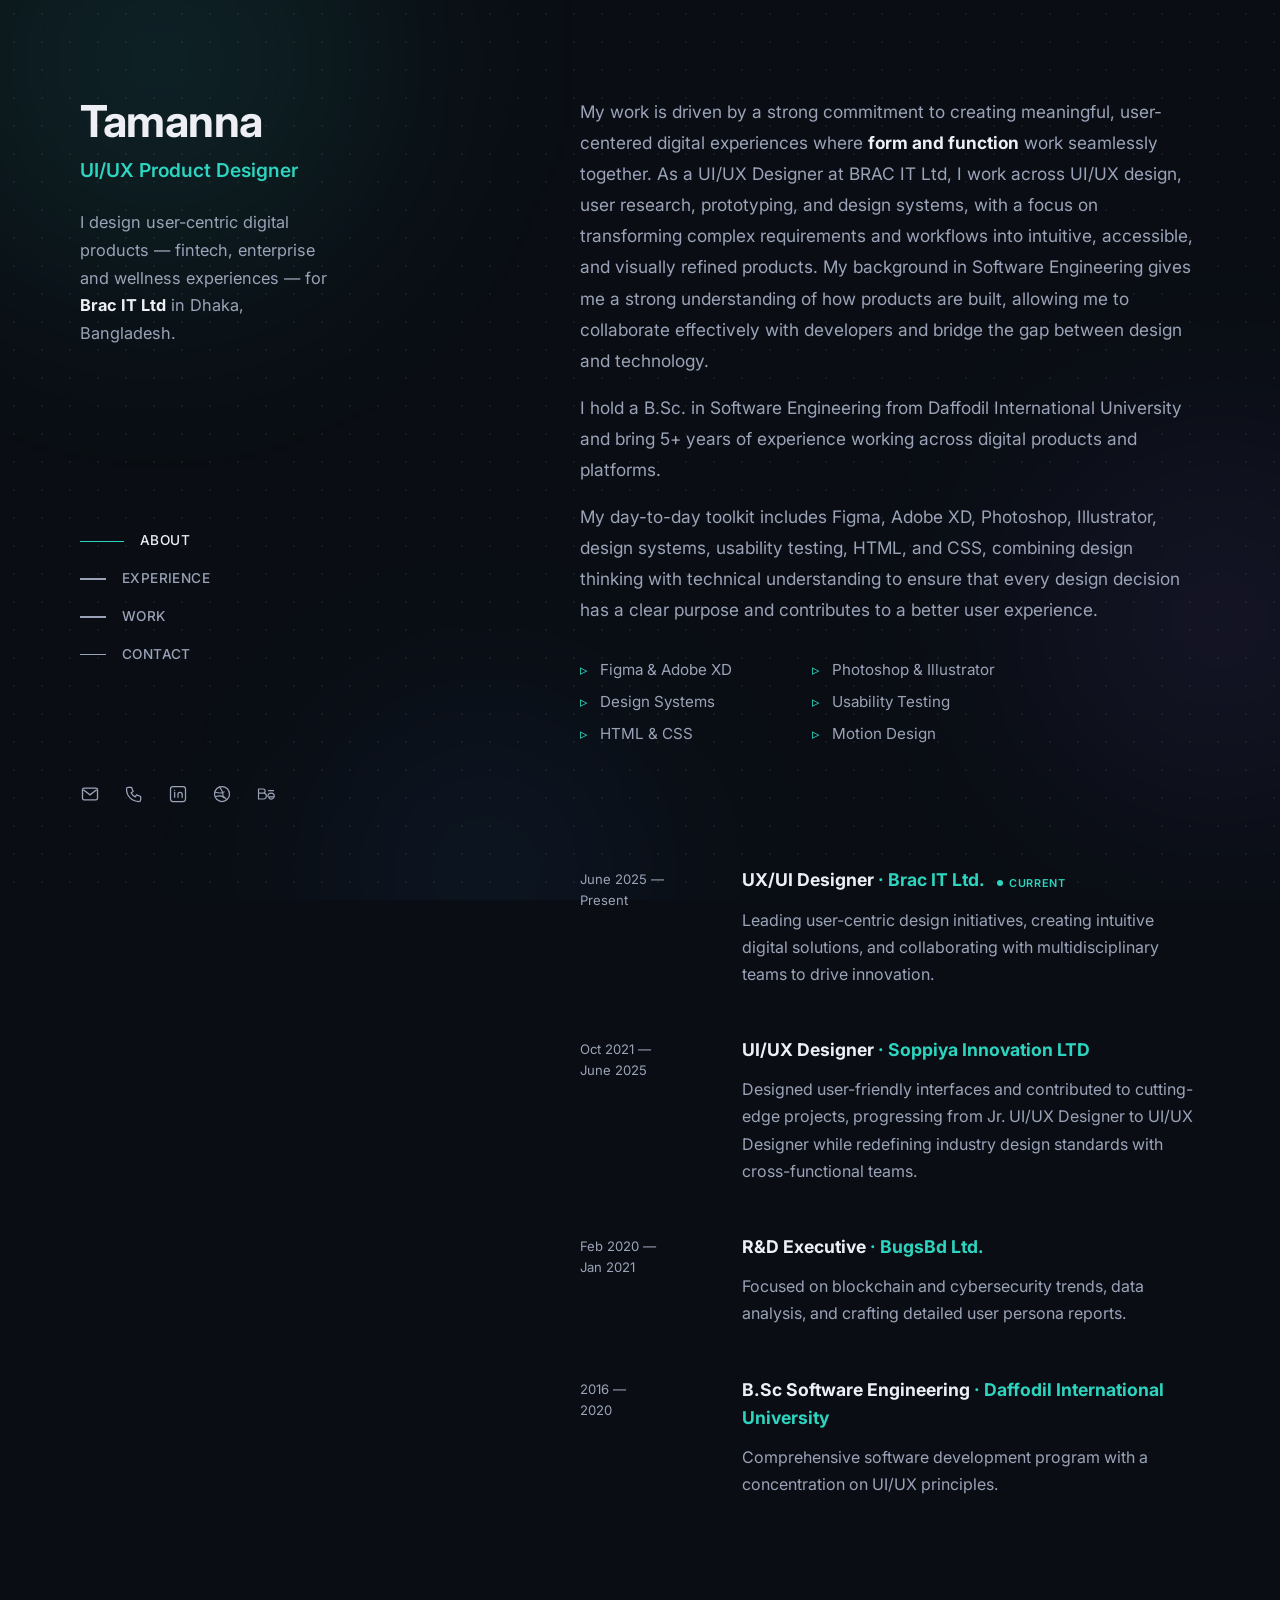
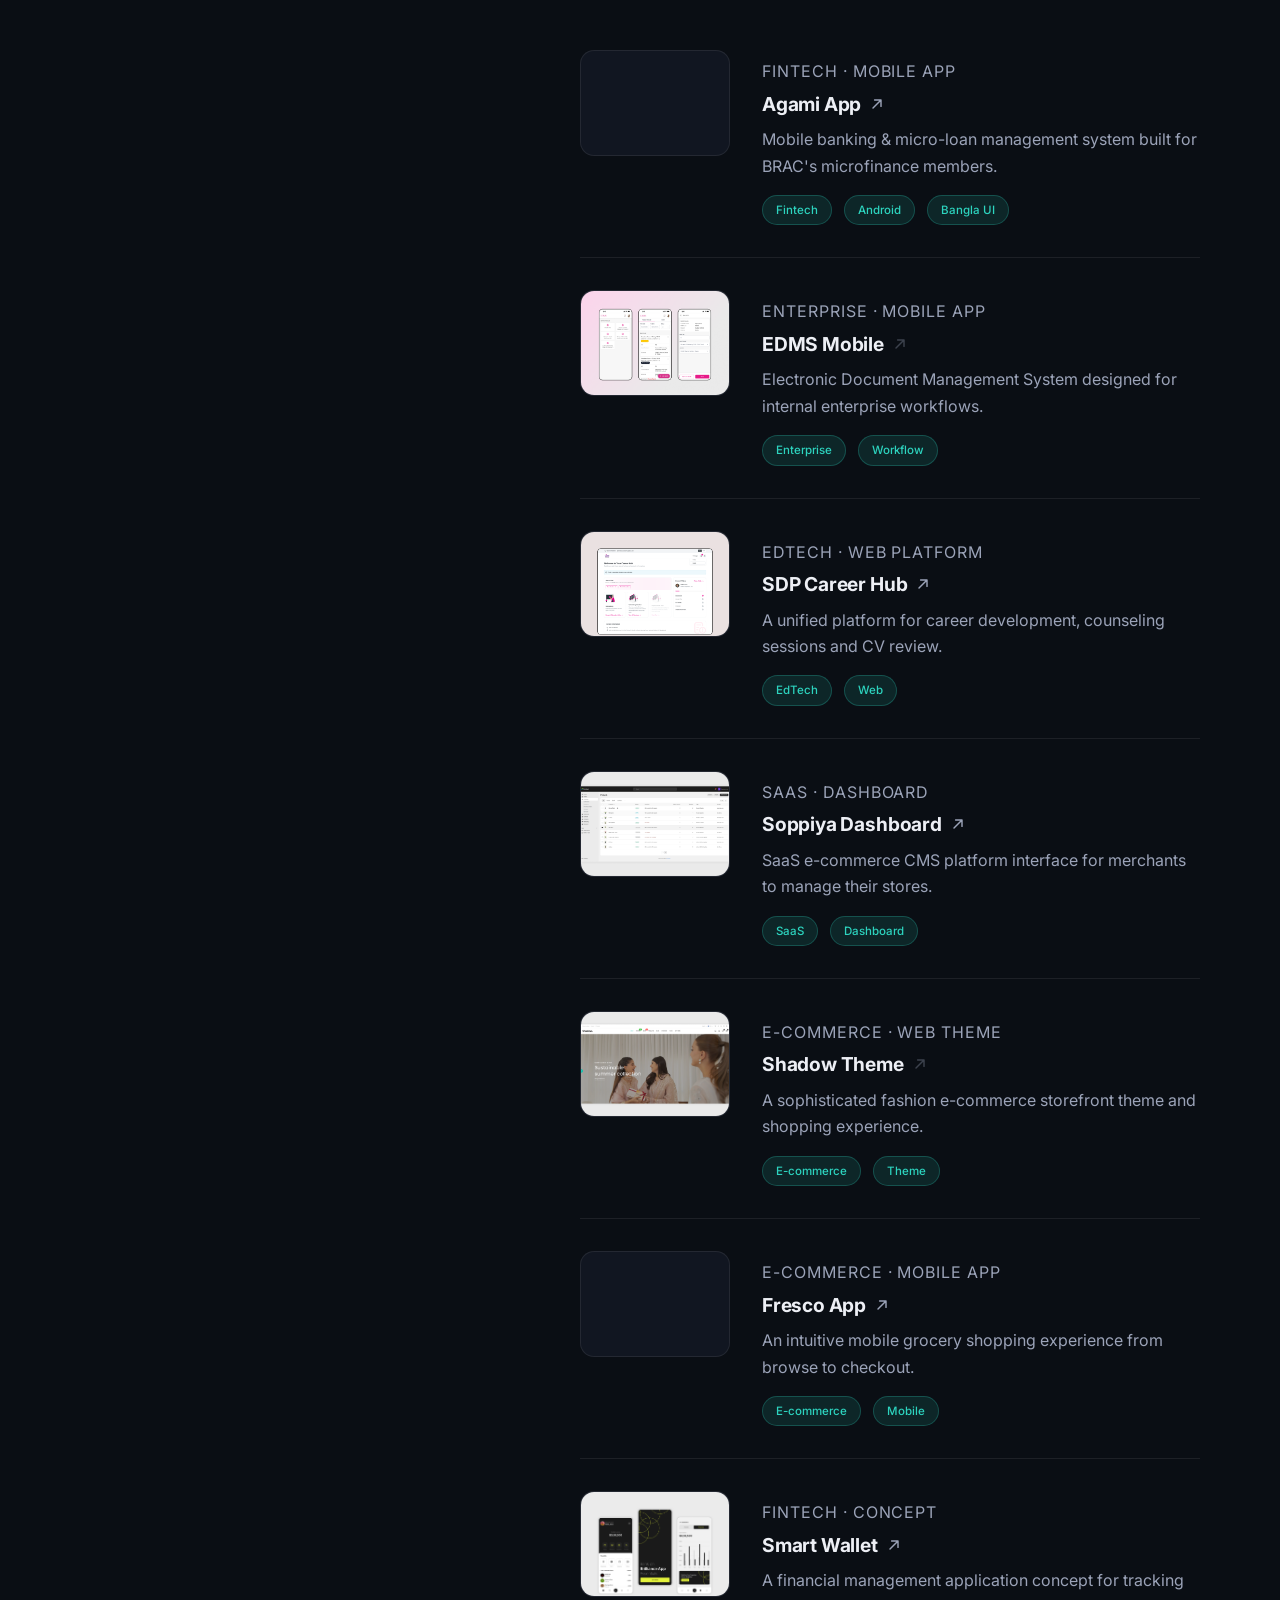
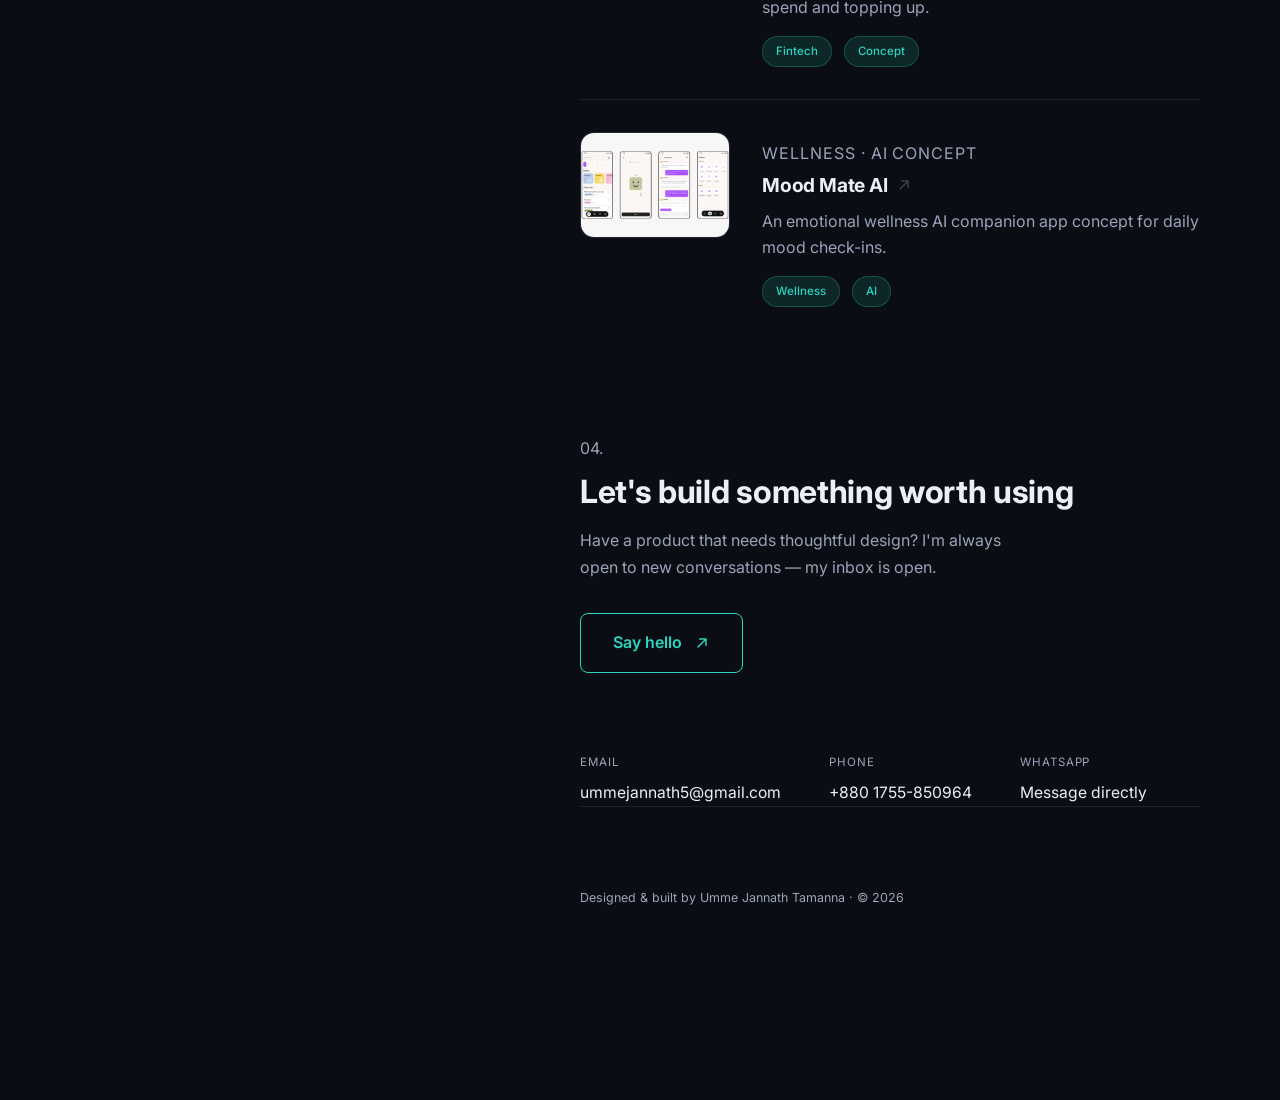
<file: src/sidebar.html>
<!DOCTYPE html>
<html lang="en">

<head>
  <meta charset="UTF-8">
  <meta name="viewport" content="width=device-width, initial-scale=1.0">
  <title>Umme Jannath Tamanna — Product Designer</title>
  <meta name="description"
    content="Umme Jannath Tamanna is a Product/UX-UI Designer in Dhaka crafting user-centric fintech, e-commerce and enterprise experiences at Brac IT Ltd.">
  <link rel="icon"
    href="data:image/svg+xml,%3Csvg xmlns='http://www.w3.org/2000/svg' viewBox='0 0 32 32'%3E%3Crect width='32' height='32' rx='8' fill='%230A0E14'/%3E%3Ctext x='16' y='22' font-family='monospace' font-size='16' font-weight='700' fill='%232DD4BF' text-anchor='middle'%3ET%3C/text%3E%3C/svg%3E">
  <link rel="preconnect" href="https://fonts.googleapis.com">
  <link rel="preconnect" href="https://fonts.gstatic.com" crossorigin>
  <link href="https://fonts.googleapis.com/css2?family=Inter:wght@400;500;600;700;800&display=swap" rel="stylesheet">
  <style>
    :root {
      --bg: #0A0E14;
      --bg-alt: #111621;
      --ink: #EDEFF5;
      --ink-muted: #9BA3B8;
      --rule: rgba(255, 255, 255, .08);
      --rule-strong: rgba(255, 255, 255, .16);

      --accent: #2DD4BF;
      --accent-dim: rgba(45, 212, 191, .12);
      --purple: #8B5CF6;
      --blue: #3B82F6;

      --font-display: "Inter", -apple-system, BlinkMacSystemFont, sans-serif;

      --space-1: 4px;
      --space-2: 8px;
      --space-3: 12px;
      --space-4: 16px;
      --space-5: 24px;
      --space-6: 32px;
      --space-7: 48px;
      --space-8: 64px;
      --space-9: 96px;

      --radius-sm: 8px;
      --radius-md: 14px;
      --radius-pill: 999px;

      --font: "Inter", -apple-system, BlinkMacSystemFont, sans-serif;
      --font-mono: "Inter", -apple-system, BlinkMacSystemFont, sans-serif;

      --ease-out: cubic-bezier(.16, 1, .3, 1);
      --sidebar-w: 420px;
      --gutter: 80px;
    }

    @media (max-width:1080px) {
      :root {
        --gutter: 48px;
      }
    }

    @media (max-width:640px) {
      :root {
        --gutter: 24px;
      }
    }

    *,
    *::before,
    *::after {
      box-sizing: border-box;
    }

    html {
      scroll-behavior: smooth;
    }

    body {
      margin: 0;
      background: var(--bg);
      color: var(--ink);
      font-family: var(--font);
      font-size: 16px;
      line-height: 1.6;
      -webkit-font-smoothing: antialiased;
    }

    img {
      max-width: 100%;
      display: block;
    }

    a {
      color: inherit;
      text-decoration: none;
    }

    ul,
    ol {
      margin: 0;
      padding: 0;
      list-style: none;
    }

    h1,
    h2,
    h3,
    h4 {
      margin: 0;
      font-family: var(--font-display);
      font-weight: 700;
      letter-spacing: -0.01em;
      line-height: 1.15;
    }

    p {
      margin: 0;
    }

    button {
      font: inherit;
      color: inherit;
      background: none;
      border: none;
      cursor: pointer;
    }

    :focus-visible {
      outline: 2px solid var(--accent);
      outline-offset: 3px;
      border-radius: 4px;
    }

    @media (prefers-reduced-motion: reduce) {
      html {
        scroll-behavior: auto;
      }

      *,
      *::before,
      *::after {
        animation-duration: 0.001ms !important;
        animation-iteration-count: 1 !important;
        transition-duration: 0.001ms !important;
        scroll-behavior: auto !important;
      }
    }

    ::-webkit-scrollbar {
      width: 10px;
    }

    ::-webkit-scrollbar-track {
      background: var(--bg);
    }

    ::-webkit-scrollbar-thumb {
      background: var(--rule-strong);
      border-radius: 6px;
      border: 2px solid var(--bg);
    }

    .sr-only {
      position: absolute;
      width: 1px;
      height: 1px;
      padding: 0;
      margin: -1px;
      overflow: hidden;
      clip: rect(0, 0, 0, 0);
      white-space: nowrap;
      border: 0;
    }

    .skip-link {
      position: fixed;
      top: -100px;
      left: 20px;
      z-index: 1000;
      background: var(--accent);
      color: var(--bg);
      border-radius: var(--radius-sm);
      padding: var(--space-3) var(--space-5);
      font-weight: 700;
      transition: top .2s var(--ease-out);
    }

    .skip-link:focus {
      top: 20px;
    }

    .mono {
      font-family: var(--font-mono);
    }

    /* ---------- Kinetic background ---------- */
    .page-bg {
      position: fixed;
      inset: 0;
      z-index: 0;
      overflow: hidden;
      pointer-events: none;
    }

    .page-bg .blob {
      position: absolute;
      border-radius: 50%;
      filter: blur(90px);
    }

    .page-bg .blob-a {
      width: 640px;
      height: 640px;
      top: -260px;
      left: -160px;
      background: radial-gradient(circle, rgba(45, 212, 191, .14), transparent 70%);
      animation: driftA 22s ease-in-out infinite;
    }

    .page-bg .blob-b {
      width: 520px;
      height: 520px;
      top: 40%;
      right: -200px;
      background: radial-gradient(circle, rgba(139, 92, 246, .12), transparent 70%);
      animation: driftB 26s ease-in-out infinite;
    }

    .page-bg .blob-c {
      width: 460px;
      height: 460px;
      bottom: -200px;
      left: 20%;
      background: radial-gradient(circle, rgba(59, 130, 246, .1), transparent 70%);
      animation: driftC 30s ease-in-out infinite;
    }

    @keyframes driftA {

      0%,
      100% {
        transform: translate(0, 0);
      }

      50% {
        transform: translate(40px, 30px);
      }
    }

    @keyframes driftB {

      0%,
      100% {
        transform: translate(0, 0);
      }

      50% {
        transform: translate(-30px, -25px);
      }
    }

    @keyframes driftC {

      0%,
      100% {
        transform: translate(0, 0);
      }

      50% {
        transform: translate(25px, -30px);
      }
    }

    .page-bg .dots {
      position: absolute;
      inset: 0;
      background-image: radial-gradient(rgba(255, 255, 255, .05) 1.4px, transparent 1.4px);
      background-size: 28px 28px;
    }

    .shell {
      position: relative;
      z-index: 1;
    }

    /* ---------- Layout shell ---------- */
    .shell {
      display: flex;
      min-height: 100vh;
      max-width: 1440px;
      margin: 0 auto;
      gap: 160px;
    }

    /* ---------- Sidebar ---------- */
    .sidebar {
      width: var(--sidebar-w);
      flex-shrink: 0;
      position: sticky;
      top: 0;
      height: 100vh;
      padding: var(--space-9) var(--gutter);
      display: flex;
      flex-direction: column;
      justify-content: space-between;
    }

    .side-top .kicker {
      font-family: var(--font-mono);
      font-size: .85rem;
      color: var(--accent);
      margin-bottom: var(--space-3);
    }

    .side-top h1 {
      font-size: 2.75rem;
      color: var(--ink);
    }

    .side-top .role {
      font-family: var(--font-display);
      font-size: 1.2rem;
      font-weight: 600;
      color: var(--accent);
      margin-top: var(--space-2);
    }

    .side-top .bio {
      margin-top: var(--space-5);
      color: var(--ink-muted);
      font-size: 1.02rem;
      max-width: 340px;
      line-height: 1.7;
    }

    .side-nav {
      margin-top: var(--space-8);
    }

    .side-nav li+li {
      margin-top: var(--space-4);
    }

    .side-nav a {
      display: flex;
      align-items: center;
      gap: var(--space-4);
      font-family: var(--font-mono);
      font-size: .85rem;
      font-weight: 500;
      color: var(--ink-muted);
      text-transform: uppercase;
      letter-spacing: .03em;
    }

    .side-nav a .n {
      width: 26px;
      height: 1.5px;
      background: var(--ink-muted);
      transition: width .25s var(--ease-out), background .25s var(--ease-out);
    }

    .side-nav a:hover,
    .side-nav a:focus-visible {
      color: var(--ink);
    }

    .side-nav a:hover .n,
    .side-nav a:focus-visible .n {
      width: 44px;
      background: var(--accent);
    }

    .side-nav a.active {
      color: var(--ink);
    }

    .side-nav a.active .n {
      width: 44px;
      background: var(--accent);
    }

    .side-bottom {
      display: flex;
      gap: var(--space-5);
    }

    .side-bottom a {
      color: var(--ink-muted);
      transition: color .2s var(--ease-out), transform .2s var(--ease-out);
      display: flex;
    }

    .side-bottom a:hover {
      color: var(--accent);
      transform: translateY(-3px);
    }

    .side-bottom svg {
      width: 20px;
      height: 20px;
    }

    @media (max-width:900px) {
      .sidebar {
        display: none;
      }
    }

    /* ---------- Mobile header ---------- */
    .mobile-header {
      display: none;
      position: fixed;
      top: 0;
      left: 0;
      right: 0;
      z-index: 900;
      height: 64px;
      align-items: center;
      justify-content: space-between;
      padding: 0 var(--gutter);
      background: rgba(10, 14, 20, .85);
      backdrop-filter: blur(8px);
      border-bottom: 1px solid var(--rule);
    }

    .mobile-header .name {
      font-weight: 700;
      font-size: 1.05rem;
    }

    .menu-btn {
      width: 40px;
      height: 40px;
      display: flex;
      align-items: center;
      justify-content: center;
      color: var(--ink);
    }

    .menu-btn svg {
      width: 22px;
      height: 22px;
    }

    .mobile-panel {
      display: none;
      position: fixed;
      inset: 64px 0 0 0;
      z-index: 850;
      background: var(--bg);
      padding: var(--space-7) var(--gutter);
      transform: translateY(-8px);
      opacity: 0;
      pointer-events: none;
      transition: opacity .2s var(--ease-out), transform .2s var(--ease-out);
    }

    .mobile-panel.open {
      opacity: 1;
      transform: none;
      pointer-events: auto;
    }

    .mobile-panel a {
      display: flex;
      align-items: center;
      gap: var(--space-4);
      font-size: 1.4rem;
      font-weight: 700;
      padding: var(--space-4) 0;
      border-bottom: 1px solid var(--rule);
    }

    .mobile-panel .mono {
      color: var(--accent);
      font-size: .9rem;
    }

    .mobile-social {
      display: flex;
      gap: var(--space-5);
      margin-top: var(--space-7);
    }

    .mobile-social svg {
      width: 20px;
      height: 20px;
      color: var(--ink-muted);
    }

    @media (max-width:900px) {
      .mobile-header {
        display: flex;
      }

      .mobile-panel {
        display: block;
      }
    }

    /* ---------- Main content ---------- */
    main {
      flex: 1;
      min-width: 0;
      padding: var(--space-9) var(--gutter) var(--space-9) 0;
    }

    @media (max-width:900px) {
      main {
        padding: calc(64px + var(--space-8)) var(--gutter) var(--space-8);
        max-width: none;
      }
    }

    section {
      margin-bottom: var(--space-9);
      scroll-margin-top: 100px;
    }

    .sec-head {
      display: flex;
      align-items: baseline;
      gap: var(--space-4);
      margin-bottom: var(--space-6);
      position: sticky;
      top: 0;
    }

    .sec-head .num {
      font-family: var(--font-mono);
      color: var(--accent);
      font-size: 1rem;
    }

    .sec-head h2 {
      font-size: 1.65rem;
      color: var(--ink);
      white-space: nowrap;
    }

    .sec-head::after {
      content: "";
      flex: 1;
      height: 1px;
      background: var(--rule);
      margin-left: var(--space-2);
    }

    .about p {
      color: var(--ink-muted);
      font-size: 1.08rem;
      line-height: 1.8;
    }

    .about p+p {
      margin-top: var(--space-4);
    }

    .about strong {
      color: var(--ink);
      font-weight: 700;
    }

    .tool-grid {
      margin-top: var(--space-6);
      display: grid;
      grid-template-columns: repeat(2, 1fr);
      gap: var(--space-2) var(--space-5);
      max-width: 440px;
    }

    .tool-grid li {
      display: flex;
      align-items: center;
      gap: var(--space-3);
      color: var(--ink-muted);
      font-size: .95rem;
      font-family: var(--font-mono);
    }

    .tool-grid li::before {
      content: "▹";
      color: var(--accent);
    }

    /* ---------- Experience ---------- */
    .exp-list {
      display: flex;
      flex-direction: column;
    }

    .exp-row {
      display: grid;
      grid-template-columns: 130px 1fr;
      gap: var(--space-6);
      padding: var(--space-5);
      margin: 0 calc(var(--space-5) * -1);
      border-radius: var(--radius-md);
      transition: background .3s var(--ease-out), box-shadow .3s var(--ease-out);
    }

    .exp-row:hover,
    .exp-row:focus-within {
      background: var(--bg-alt);
      box-shadow: 0 0 0 1px var(--rule);
    }

    .exp-date {
      font-family: var(--font-mono);
      font-size: .82rem;
      color: var(--ink-muted);
      padding-top: 3px;
    }

    .exp-role {
      font-family: var(--font-display);
      font-size: 1.1rem;
      font-weight: 700;
      color: var(--ink);
    }

    .exp-role .co {
      color: var(--accent);
    }

    .exp-current {
      display: inline-flex;
      align-items: center;
      gap: 6px;
      font-family: var(--font-mono);
      font-size: .68rem;
      font-weight: 600;
      text-transform: uppercase;
      letter-spacing: .06em;
      color: var(--accent);
      margin-left: var(--space-3);
    }

    .exp-current .dot {
      width: 6px;
      height: 6px;
      border-radius: 50%;
      background: var(--accent);
      animation: pulse 2s ease-in-out infinite;
    }

    @keyframes pulse {

      0%,
      100% {
        opacity: 1;
      }

      50% {
        opacity: .3;
      }
    }

    .exp-desc {
      margin-top: var(--space-3);
      color: var(--ink-muted);
      font-size: 1rem;
      line-height: 1.7;
      max-width: 520px;
    }

    @media (max-width:600px) {
      .exp-row {
        grid-template-columns: 1fr;
        gap: var(--space-2);
      }
    }

    /* ---------- Work ---------- */
    .work-list {
      display: flex;
      flex-direction: column;
    }

    .work-list li {
      border-bottom: 1px solid var(--rule);
    }

    .work-list li:last-child {
      border-bottom: none;
    }

    .work-row {
      display: grid;
      grid-template-columns: 150px 1fr;
      gap: var(--space-6);
      align-items: start;
      padding: var(--space-6) var(--space-5);
      margin: 0 calc(var(--space-5) * -1);
      border-radius: var(--radius-md);
      transition: background .3s var(--ease-out), box-shadow .3s var(--ease-out);
    }

    .work-thumb {
      width: 150px;
      height: 106px;
      flex-shrink: 0;
      border-radius: var(--radius-md);
      overflow: hidden;
      border: 1px solid var(--rule);
      background: var(--bg-alt);
    }

    .work-thumb img {
      width: 100%;
      height: 100%;
      object-fit: cover;
      object-position: top center;
      transition: transform .4s var(--ease-out);
    }

    .work-row:hover .work-thumb img {
      transform: scale(1.06);
    }

    .work-title {
      display: inline-flex;
      align-items: center;
      gap: var(--space-2);
    }

    .work-title svg {
      width: 16px;
      height: 16px;
      color: var(--ink-muted);
      flex-shrink: 0;
      transition: color .2s var(--ease-out), transform .2s var(--ease-out);
    }

    .work-row:hover .work-title svg {
      color: var(--accent);
      transform: translate(2px, -2px);
    }

    .work-title.is-disabled svg {
      opacity: .35;
    }

    .work-row:hover,
    .work-row:focus-within {
      background: var(--bg-alt);
      box-shadow: 0 0 0 1px var(--rule);
    }

    .work-tag {
      font-family: var(--font-mono);
      font-size: .72rem;
      text-transform: uppercase;
      letter-spacing: .06em;
      color: var(--accent);
      margin-bottom: var(--space-2);
    }

    .work-row h3 {
      font-size: 1.2rem;
      color: var(--ink);
    }

    .work-row:hover h3 {
      color: var(--accent);
    }

    .work-row p {
      margin-top: var(--space-2);
      color: var(--ink-muted);
      font-size: 1rem;
      line-height: 1.65;
      max-width: 480px;
    }

    .work-stack {
      display: flex;
      gap: var(--space-3);
      flex-wrap: wrap;
      margin-top: var(--space-4);
    }

    .work-stack span {
      display: inline-flex;
      align-items: center;
      font-family: var(--font-mono);
      font-size: .72rem;
      font-weight: 500;
      color: var(--accent);
      background: var(--accent-dim);
      border: 1px solid rgba(45, 212, 191, .25);
      border-radius: var(--radius-pill);
      padding: 5px 13px;
    }

    @media (max-width:600px) {
      .work-row {
        grid-template-columns: 1fr;
      }
    }

    /* ---------- Contact ---------- */
    .contact {
      text-align: left;
    }

    .contact .num-wrap {
      display: flex;
      align-items: baseline;
      gap: var(--space-3);
    }

    .contact h2 {
      font-size: 2rem;
      margin-top: var(--space-3);
    }

    .contact p {
      color: var(--ink-muted);
      max-width: 460px;
      margin-top: var(--space-4);
      line-height: 1.7;
    }

    .contact-cta {
      display: inline-flex;
      align-items: center;
      gap: var(--space-3);
      margin-top: var(--space-6);
      padding: var(--space-4) var(--space-6);
      border: 1.5px solid var(--accent);
      border-radius: var(--radius-sm);
      font-family: var(--font-mono);
      font-weight: 600;
      color: var(--accent);
      transition: background .2s var(--ease-out), transform .2s var(--ease-out);
    }

    .contact-cta:hover {
      background: var(--accent-dim);
      transform: translateY(-2px);
    }

    .contact-details {
      display: flex;
      flex-wrap: wrap;
      gap: var(--space-7);
      margin-top: var(--space-8);
    }

    .contact-details div .l {
      font-family: var(--font-mono);
      font-size: .72rem;
      text-transform: uppercase;
      letter-spacing: .08em;
      color: var(--ink-muted);
      margin-bottom: var(--space-2);
    }

    .contact-details div .v {
      font-size: .98rem;
      color: var(--ink);
    }

    .contact-details div .v:hover {
      color: var(--accent);
    }

    footer {
      padding-top: var(--space-8);
      border-top: 1px solid var(--rule);
    }

    footer p {
      font-family: var(--font-mono);
      font-size: .78rem;
      color: var(--ink-muted);
    }

    .reveal {
      opacity: 0;
      transform: translateY(14px);
      transition: opacity .5s var(--ease-out), transform .5s var(--ease-out);
    }

    .reveal.is-visible {
      opacity: 1;
      transform: none;
    }
  </style>
</head>

<body>

  <div class="page-bg" aria-hidden="true">
    <div class="blob blob-a"></div>
    <div class="blob blob-b"></div>
    <div class="blob blob-c"></div>
    <div class="dots"></div>
  </div>

  <a class="skip-link" href="#main">Skip to content</a>

  <svg style="display:none" aria-hidden="true">
    <symbol id="i-menu" viewBox="0 0 24 24">
      <path d="M4 7h16M4 12h16M4 17h16" stroke="currentColor" stroke-width="1.8" stroke-linecap="round" />
    </symbol>
    <symbol id="i-close" viewBox="0 0 24 24">
      <path d="M6 6l12 12M18 6L6 18" stroke="currentColor" stroke-width="1.8" stroke-linecap="round" />
    </symbol>
    <symbol id="i-arrow" viewBox="0 0 20 20">
      <path d="M5 15 L15 5 M7 5h8v8" stroke="currentColor" stroke-width="1.8" fill="none" stroke-linecap="round"
        stroke-linejoin="round" />
    </symbol>
    <symbol id="i-mail" viewBox="0 0 24 24">
      <rect x="3" y="5" width="18" height="14" rx="2" stroke="currentColor" stroke-width="1.6" fill="none" />
      <path d="M4 7l8 6 8-6" stroke="currentColor" stroke-width="1.6" fill="none" />
    </symbol>
    <symbol id="i-phone" viewBox="0 0 24 24">
      <path d="M5 4h4l2 5-2.5 1.5a11 11 0 0 0 5 5L15 13l5 2v4a2 2 0 0 1-2 2C9.5 21 3 14.5 3 6a2 2 0 0 1 2-2z"
        stroke="currentColor" stroke-width="1.5" fill="none" stroke-linejoin="round" />
    </symbol>
    <symbol id="i-linkedin" viewBox="0 0 24 24">
      <rect x="3" y="3" width="18" height="18" rx="3" stroke="currentColor" stroke-width="1.5" fill="none" />
      <path d="M8 10v6M8 7.5v.01M12 16v-3.5c0-1.4 1-2.5 2.3-2.5S17 11 17 12.5V16" stroke="currentColor"
        stroke-width="1.5" fill="none" stroke-linecap="round" />
    </symbol>
    <symbol id="i-dribbble" viewBox="0 0 24 24">
      <circle cx="12" cy="12" r="9" stroke="currentColor" stroke-width="1.5" fill="none" />
      <path d="M4 10c4 1 8.5 1 10.5-.5M4.5 15c5-1.5 10 0 12.5 3M9 3.5c3 3.5 4.5 8 4.5 13" stroke="currentColor"
        stroke-width="1.3" fill="none" stroke-linecap="round" />
    </symbol>
    <symbol id="i-behance" viewBox="0 0 24 24">
      <path
        d="M3 6h5.5a2.5 2.5 0 0 1 0 5H3zM3 11h6a2.7 2.7 0 0 1 0 7H3zM15 8h6M14.2 15c0-2.5 1.8-4 4-4s3.8 1.6 3.8 4.2v.3h-6.6c.1 1.6 1.2 2.6 2.9 2.6 1.1 0 1.9-.4 2.5-1.1"
        stroke="currentColor" stroke-width="1.4" fill="none" stroke-linecap="round" stroke-linejoin="round" />
    </symbol>
  </svg>

  <div class="mobile-header">
    <span class="name">Tamanna</span>
    <button class="menu-btn" id="menuBtn" aria-expanded="false" aria-controls="mobilePanel" aria-label="Open menu">
      <svg>
        <use href="#i-menu" />
      </svg>
    </button>
  </div>

  <div class="mobile-panel" id="mobilePanel">
    <a href="#about"><span class="mono">01.</span>About</a>
    <a href="#experience"><span class="mono">02.</span>Experience</a>
    <a href="#work"><span class="mono">03.</span>Work</a>
    <a href="#contact"><span class="mono">04.</span>Contact</a>
    <div class="mobile-social">
      <a href="mailto:ummejannath5@gmail.com" aria-label="Email"><svg>
          <use href="#i-mail" />
        </svg></a>
      <a href="https://linkedin.com/in/tamu92/" target="_blank" rel="noopener noreferrer" aria-label="LinkedIn"><svg>
          <use href="#i-linkedin" />
        </svg></a>
      <a href="https://dribbble.com/ummejannath" target="_blank" rel="noopener noreferrer" aria-label="Dribbble"><svg>
          <use href="#i-dribbble" />
        </svg></a>
      <a href="https://behance.net/ummejannath" target="_blank" rel="noopener noreferrer" aria-label="Behance"><svg>
          <use href="#i-behance" />
        </svg></a>
    </div>
  </div>

  <div class="shell">
    <aside class="sidebar">
      <div class="side-top">
        <h1>Tamanna</h1>
        <p class="role">UI/UX Product Designer</p>
        <p class="bio">I design user-centric digital products — fintech, enterprise and wellness experiences — for
          <strong style="color:var(--ink)">Brac IT Ltd</strong> in Dhaka, Bangladesh.
        </p>
      </div>

      <nav aria-label="Primary">
        <ul class="side-nav">
          <li><a href="#about"><span class="n"></span>About</a></li>
          <li><a href="#experience"><span class="n"></span>Experience</a></li>
          <li><a href="#work"><span class="n"></span>Work</a></li>
          <li><a href="#contact"><span class="n"></span>Contact</a></li>
        </ul>
      </nav>

      <div class="side-bottom">
        <a href="mailto:ummejannath5@gmail.com" aria-label="Email"><svg>
            <use href="#i-mail" />
          </svg></a>
        <a href="tel:+8801755850964" aria-label="Phone"><svg>
            <use href="#i-phone" />
          </svg></a>
        <a href="https://linkedin.com/in/tamu92/" target="_blank" rel="noopener noreferrer" aria-label="LinkedIn"><svg>
            <use href="#i-linkedin" />
          </svg></a>
        <a href="https://dribbble.com/ummejannath" target="_blank" rel="noopener noreferrer" aria-label="Dribbble"><svg>
            <use href="#i-dribbble" />
          </svg></a>
        <a href="https://behance.net/ummejannath" target="_blank" rel="noopener noreferrer" aria-label="Behance"><svg>
            <use href="#i-behance" />
          </svg></a>
      </div>
    </aside>

    <main id="main">

      <section id="about">
        <div class="about reveal">
          <p>My work is driven by a strong commitment to creating meaningful, user-centered digital experiences where
            <strong>form and function</strong> work seamlessly together. As a UI/UX Designer at BRAC IT Ltd, I work
            across UI/UX design, user research, prototyping, and design systems, with a focus on transforming complex
            requirements and workflows into intuitive, accessible, and visually refined products. My background in
            Software Engineering gives me a strong understanding of how products are built, allowing me to collaborate
            effectively with developers and bridge the gap between design and technology.
          </p>
          <p>I hold a B.Sc. in Software Engineering from Daffodil International University and bring 5+ years of
            experience working across digital products and platforms.</p>
          <p>My day-to-day toolkit includes Figma, Adobe XD, Photoshop, Illustrator, design systems, usability testing,
            HTML, and CSS, combining design thinking with technical understanding to ensure that every design decision
            has a clear purpose and contributes to a better user experience.</p>
          <ul class="tool-grid">
            <li>Figma &amp; Adobe XD</li>
            <li>Photoshop &amp; Illustrator</li>
            <li>Design Systems</li>
            <li>Usability Testing</li>
            <li>HTML &amp; CSS</li>
            <li>Motion Design</li>
          </ul>
        </div>
      </section>

      <section id="experience">
        <ol class="exp-list reveal">
          <li class="exp-row">
            <p class="exp-date mono">June 2025 —<br>Present</p>
            <div>
              <p class="exp-role">UX/UI Designer <span class="co">· Brac IT Ltd.</span><span class="exp-current"><span
                    class="dot"></span>Current</span></p>
              <p class="exp-desc">Leading user-centric design initiatives, creating intuitive digital solutions, and
                collaborating with multidisciplinary teams to drive innovation.</p>
            </div>
          </li>
          <li class="exp-row">
            <p class="exp-date mono">Oct 2021 —<br>June 2025</p>
            <div>
              <p class="exp-role">UI/UX Designer <span class="co">· Soppiya Innovation LTD</span></p>
              <p class="exp-desc">Designed user-friendly interfaces and contributed to cutting-edge projects,
                progressing from Jr. UI/UX Designer to UI/UX Designer while redefining industry design standards with
                cross-functional teams.</p>
            </div>
          </li>
          <li class="exp-row">
            <p class="exp-date mono">Feb 2020 —<br>Jan 2021</p>
            <div>
              <p class="exp-role">R&amp;D Executive <span class="co">· BugsBd Ltd.</span></p>
              <p class="exp-desc">Focused on blockchain and cybersecurity trends, data analysis, and crafting detailed
                user persona reports.</p>
            </div>
          </li>
          <li class="exp-row">
            <p class="exp-date mono">2016 —<br>2020</p>
            <div>
              <p class="exp-role">B.Sc Software Engineering <span class="co">· Daffodil International University</span>
              </p>
              <p class="exp-desc">Comprehensive software development program with a concentration on UI/UX principles.
              </p>
            </div>
          </li>
        </ol>
      </section>

      <section id="work">
        <ol class="work-list reveal">
          <li>
            <div class="work-row">
              <div class="work-thumb"><img src="assets/brac-microfinance.png" alt="Agami banking app screens showing a loan dashboard and transaction history" loading="lazy" decoding="async"></div>
              <div>
                <p class="work-tag">Fintech · Mobile App</p>
                <a class="work-title" href="https://play.google.com/store/apps/details?id=com.bracits.progoti&hl=en"
                  target="_blank" rel="noopener noreferrer"><h3>Agami App</h3><svg>
                    <use href="#i-arrow" />
                  </svg></a>
                <p>Mobile banking &amp; micro-loan management system built for BRAC's microfinance members.</p>
                <div class="work-stack"><span>Fintech</span><span>Android</span><span>Bangla UI</span></div>
              </div>
            </div>
          </li>
          <li>
            <div class="work-row">
              <div class="work-thumb"><img src="assets/edms-app.png" alt="EDMS enterprise app screens showing module list and batch details form" loading="lazy" decoding="async"></div>
              <div>
                <p class="work-tag">Enterprise · Mobile App</p>
                <span class="work-title is-disabled" aria-label="Internal enterprise tool, no public link"><h3>EDMS Mobile</h3><svg>
                    <use href="#i-arrow" />
                  </svg></span>
                <p>Electronic Document Management System designed for internal enterprise workflows.</p>
                <div class="work-stack"><span>Enterprise</span><span>Workflow</span></div>
              </div>
            </div>
          </li>
          <li>
            <div class="work-row">
              <div class="work-thumb"><img src="assets/career-hub.png" alt="SDP Career Hub dashboard showing onboarding and counseling session progress" loading="lazy" decoding="async"></div>
              <div>
                <p class="work-tag">EdTech · Web Platform</p>
                <a class="work-title" href="https://careerhub.brac.net/" target="_blank" rel="noopener noreferrer"><h3>SDP Career Hub</h3><svg>
                    <use href="#i-arrow" />
                  </svg></a>
                <p>A unified platform for career development, counseling sessions and CV review.</p>
                <div class="work-stack"><span>EdTech</span><span>Web</span></div>
              </div>
            </div>
          </li>
          <li>
            <div class="work-row">
              <div class="work-thumb"><img src="assets/work-1.png" alt="Soppiya SaaS dashboard showing a product management table" loading="lazy" decoding="async"></div>
              <div>
                <p class="work-tag">SaaS · Dashboard</p>
                <a class="work-title" href="https://soppiya.com/" target="_blank" rel="noopener noreferrer"><h3>Soppiya Dashboard</h3><svg>
                    <use href="#i-arrow" />
                  </svg></a>
                <p>SaaS e-commerce CMS platform interface for merchants to manage their stores.</p>
                <div class="work-stack"><span>SaaS</span><span>Dashboard</span></div>
              </div>
            </div>
          </li>
          <li>
            <div class="work-row">
              <div class="work-thumb"><img src="assets/work-2.png" alt="Shadow fashion e-commerce theme homepage with a summer collection banner" loading="lazy" decoding="async"></div>
              <div>
                <p class="work-tag">E-commerce · Web Theme</p>
                <span class="work-title is-disabled" aria-label="Theme concept, no public link"><h3>Shadow Theme</h3><svg>
                    <use href="#i-arrow" />
                  </svg></span>
                <p>A sophisticated fashion e-commerce storefront theme and shopping experience.</p>
                <div class="work-stack"><span>E-commerce</span><span>Theme</span></div>
              </div>
            </div>
          </li>
          <li>
            <div class="work-row">
              <div class="work-thumb"><img src="assets/work-4.png" alt="Fresco grocery app screens showing product details and category browsing" loading="lazy" decoding="async"></div>
              <div>
                <p class="work-tag">E-commerce · Mobile App</p>
                <a class="work-title" href="https://dribbble.com/shots/23078864-Grocery-Shopping-App-Fresco"
                  target="_blank" rel="noopener noreferrer"><h3>Fresco App</h3><svg>
                    <use href="#i-arrow" />
                  </svg></a>
                <p>An intuitive mobile grocery shopping experience from browse to checkout.</p>
                <div class="work-stack"><span>E-commerce</span><span>Mobile</span></div>
              </div>
            </div>
          </li>
          <li>
            <div class="work-row">
              <div class="work-thumb"><img src="assets/work-5.png" alt="Smart Wallet finance app screens showing balance and an expense chart" loading="lazy" decoding="async"></div>
              <div>
                <p class="work-tag">Fintech · Concept</p>
                <a class="work-title" href="https://dribbble.com/shots/23108964-Finance-App" target="_blank"
                  rel="noopener noreferrer"><h3>Smart Wallet</h3><svg>
                    <use href="#i-arrow" />
                  </svg></a>
                <p>A financial management application concept for tracking spend and topping up.</p>
                <div class="work-stack"><span>Fintech</span><span>Concept</span></div>
              </div>
            </div>
          </li>
          <li>
            <div class="work-row">
              <div class="work-thumb"><img src="assets/work-6.png" alt="Mood Mate AI wellness app screens showing mood check-in and an AI chat companion" loading="lazy" decoding="async"></div>
              <div>
                <p class="work-tag">Wellness · AI Concept</p>
                <span class="work-title is-disabled" aria-label="Concept exploration, no public link"><h3>Mood Mate AI</h3><svg>
                    <use href="#i-arrow" />
                  </svg></span>
                <p>An emotional wellness AI companion app concept for daily mood check-ins.</p>
                <div class="work-stack"><span>Wellness</span><span>AI</span></div>
              </div>
            </div>
          </li>
        </ol>
      </section>

      <section id="contact" class="contact">
        <div class="reveal">
          <p class="num-wrap"><span class="num mono">04.</span></p>
          <h2>Let's build something worth using</h2>
          <p>Have a product that needs thoughtful design? I'm always open to new conversations — my inbox is open.</p>
          <a class="contact-cta" href="mailto:ummejannath5@gmail.com">Say hello <svg width="16" height="16"
              viewBox="0 0 20 20">
              <use href="#i-arrow" />
            </svg></a>

          <div class="contact-details">
            <div>
              <p class="l mono">Email</p>
              <a class="v" href="mailto:ummejannath5@gmail.com">ummejannath5@gmail.com</a>
            </div>
            <div>
              <p class="l mono">Phone</p>
              <a class="v" href="tel:+8801755850964">+880 1755-850964</a>
            </div>
            <div>
              <p class="l mono">WhatsApp</p>
              <a class="v" href="https://wa.me/8801755850964" target="_blank" rel="noopener noreferrer">Message
                directly</a>
            </div>
          </div>
        </div>

        <footer>
          <p>Designed &amp; built by Umme Jannath Tamanna · © 2026</p>
        </footer>
      </section>

    </main>
  </div>

  <script>
    (function () {
      "use strict";

      var menuBtn = document.getElementById('menuBtn');
      var panel = document.getElementById('mobilePanel');
      function closeMenu() {
        panel.classList.remove('open');
        menuBtn.setAttribute('aria-expanded', 'false');
        menuBtn.innerHTML = '<svg><use href="#i-menu"/></svg>';
      }
      function openMenu() {
        panel.classList.add('open');
        menuBtn.setAttribute('aria-expanded', 'true');
        menuBtn.innerHTML = '<svg><use href="#i-close"/></svg>';
      }
      menuBtn.addEventListener('click', function () {
        panel.classList.contains('open') ? closeMenu() : openMenu();
      });
      panel.querySelectorAll('a').forEach(function (a) { a.addEventListener('click', closeMenu); });
      document.addEventListener('keydown', function (e) { if (e.key === 'Escape') closeMenu(); });

      var navLinks = document.querySelectorAll('.side-nav a, .mobile-panel a');
      var sections = ['about', 'experience', 'work', 'contact']
        .map(function (id) { return document.getElementById(id); })
        .filter(Boolean);

      function setActive(id) {
        navLinks.forEach(function (a) {
          var match = a.getAttribute('href') === '#' + id;
          a.classList.toggle('active', match);
          if (match) { a.setAttribute('aria-current', 'true'); } else { a.removeAttribute('aria-current'); }
        });
      }

      if ('IntersectionObserver' in window) {
        var observer = new IntersectionObserver(function (entries) {
          entries.forEach(function (entry) { if (entry.isIntersecting) { setActive(entry.target.id); } });
        }, { rootMargin: '-40% 0px -55% 0px', threshold: 0 });
        sections.forEach(function (s) { observer.observe(s); });

        var revealObserver = new IntersectionObserver(function (entries) {
          entries.forEach(function (entry) {
            if (entry.isIntersecting) { entry.target.classList.add('is-visible'); revealObserver.unobserve(entry.target); }
          });
        }, { threshold: 0.08, rootMargin: '0px 0px -40px 0px' });
        document.querySelectorAll('.reveal').forEach(function (el) { revealObserver.observe(el); });
      } else {
        document.querySelectorAll('.reveal').forEach(function (el) { el.classList.add('is-visible'); });
      }
    })();
  </script>

</body>

</html>
</file>
